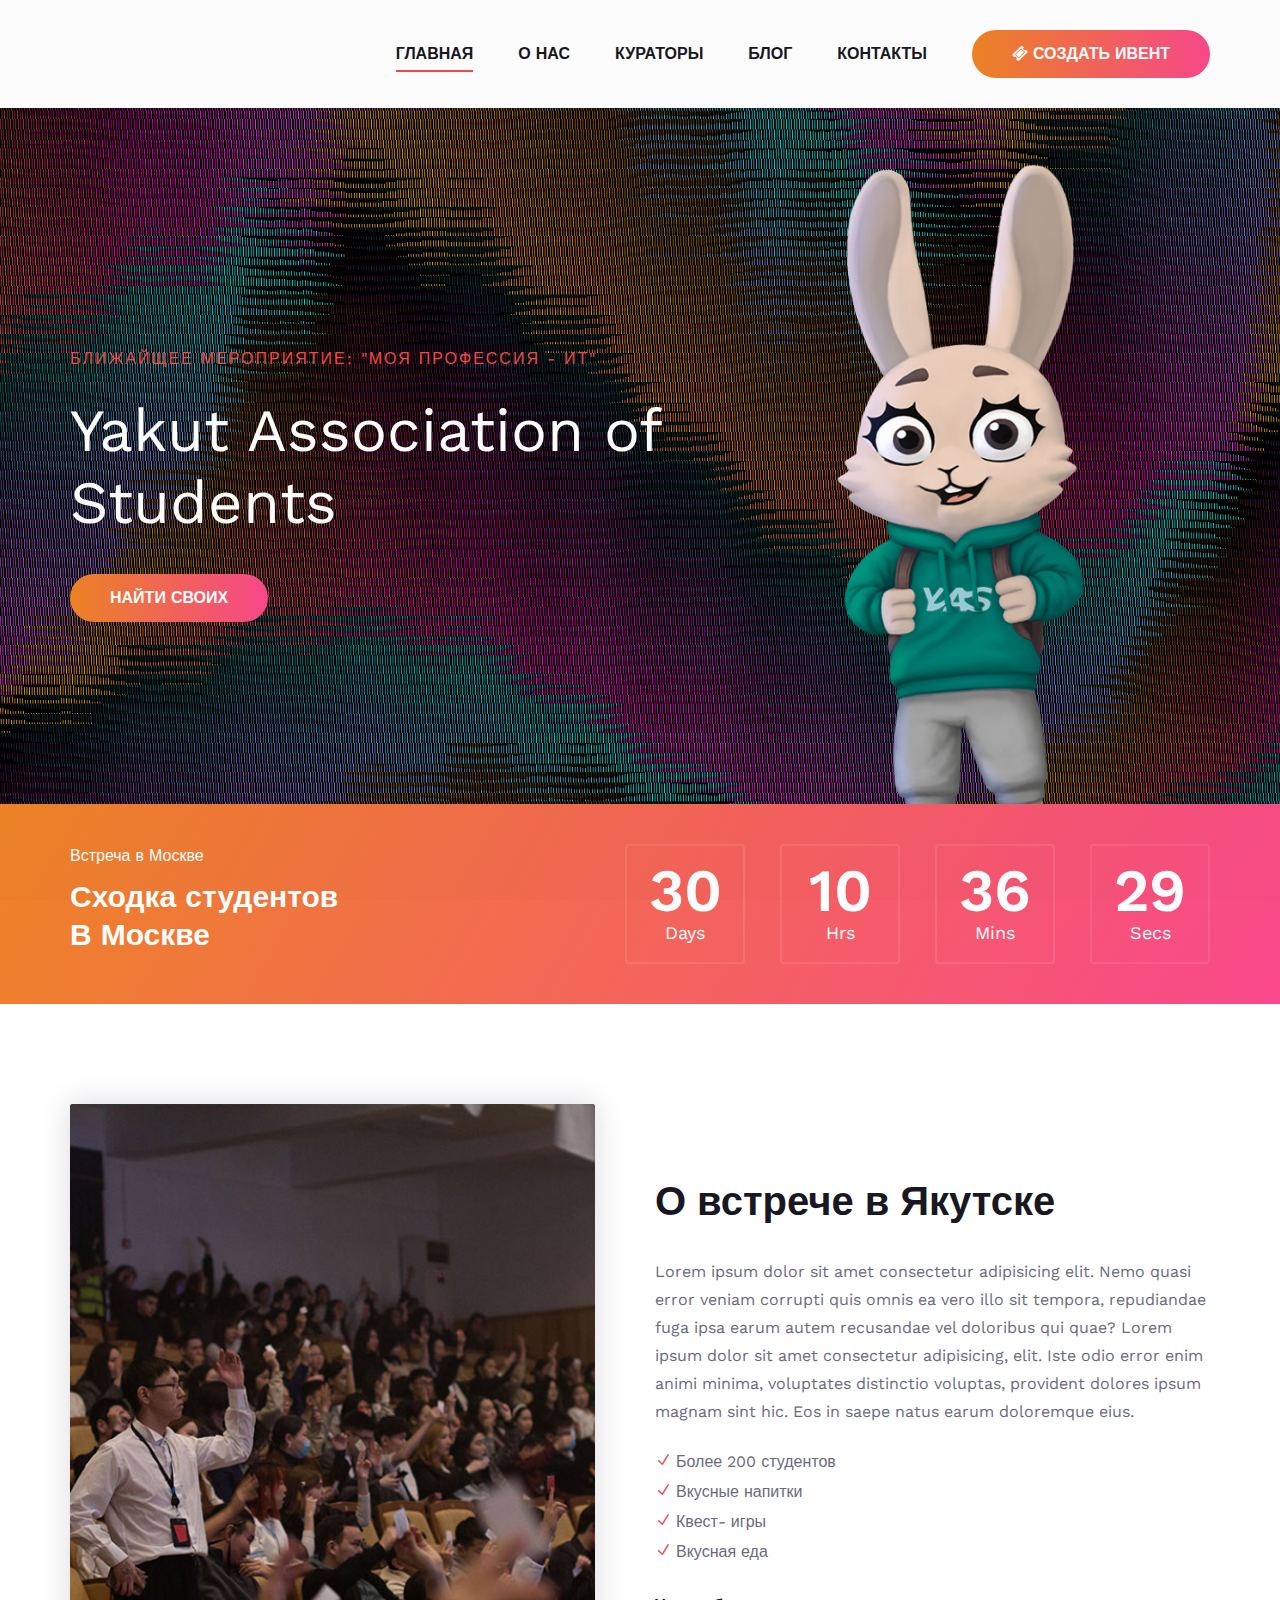
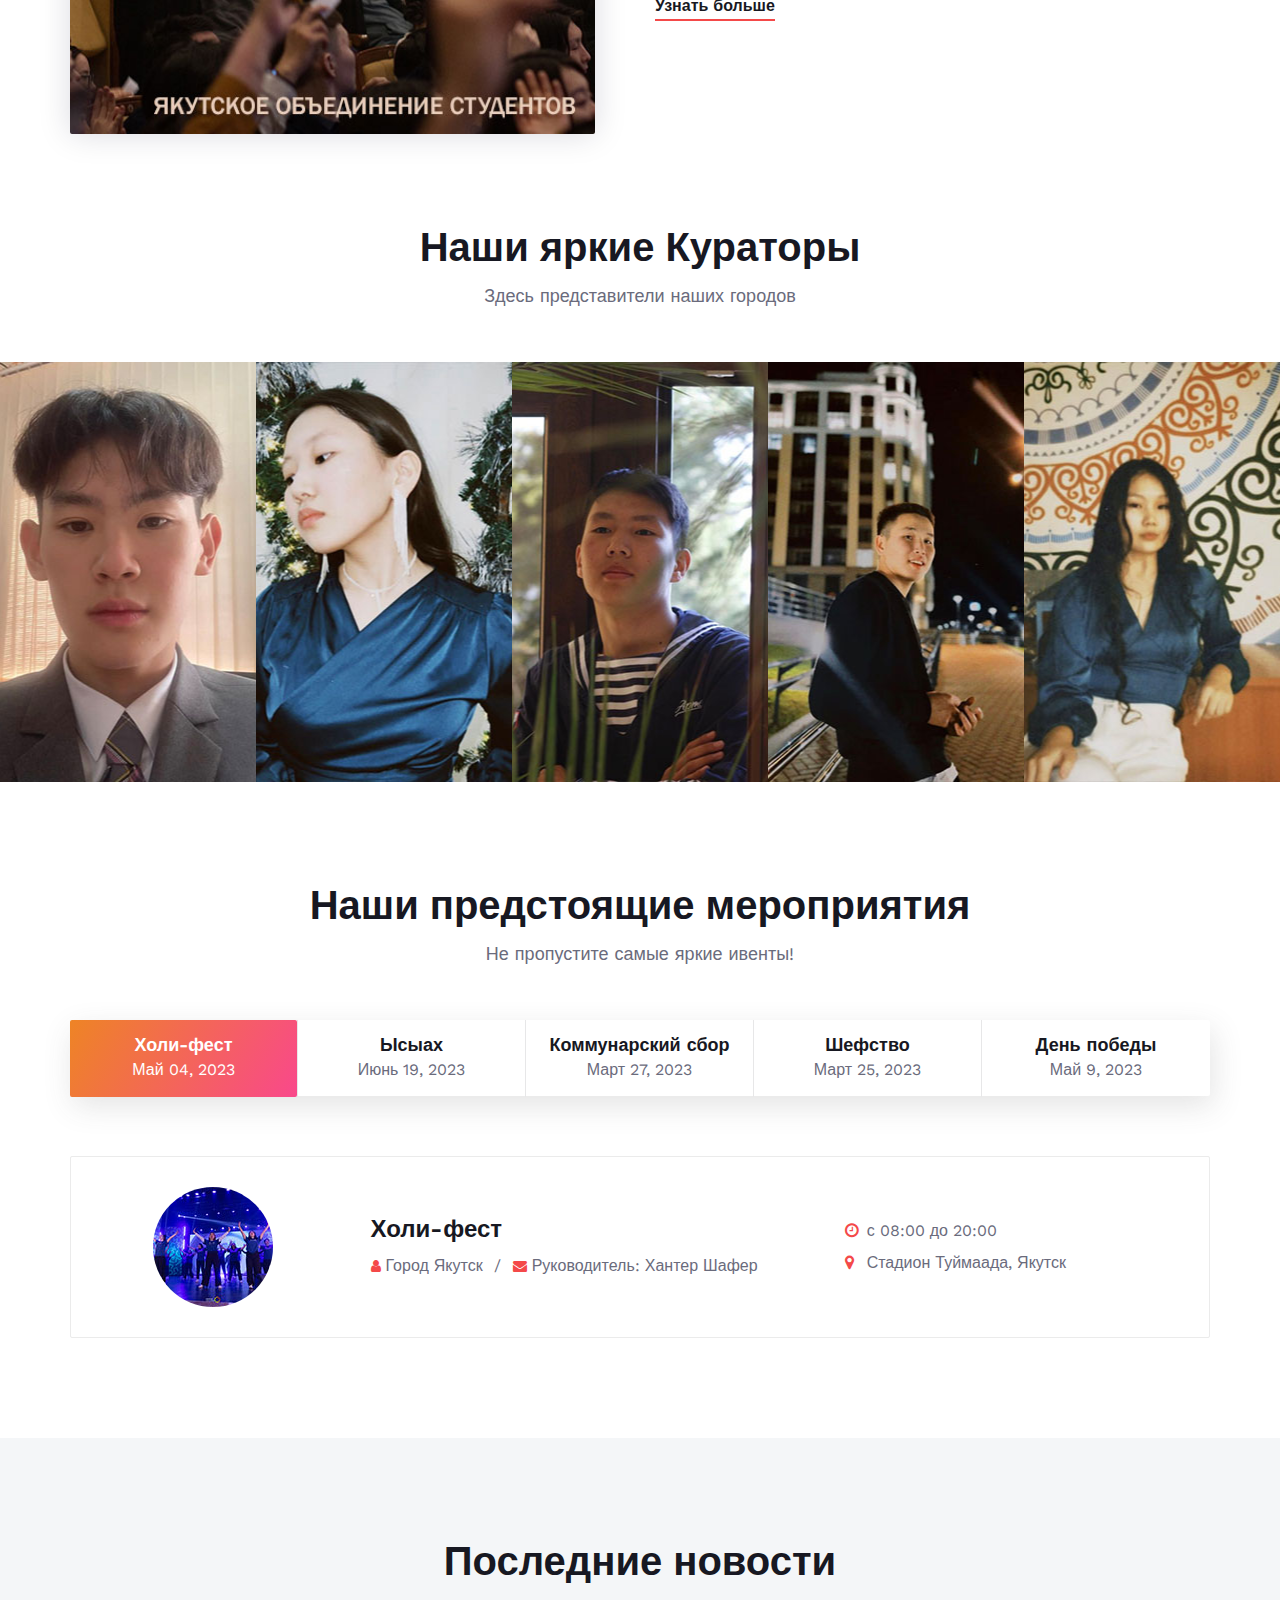
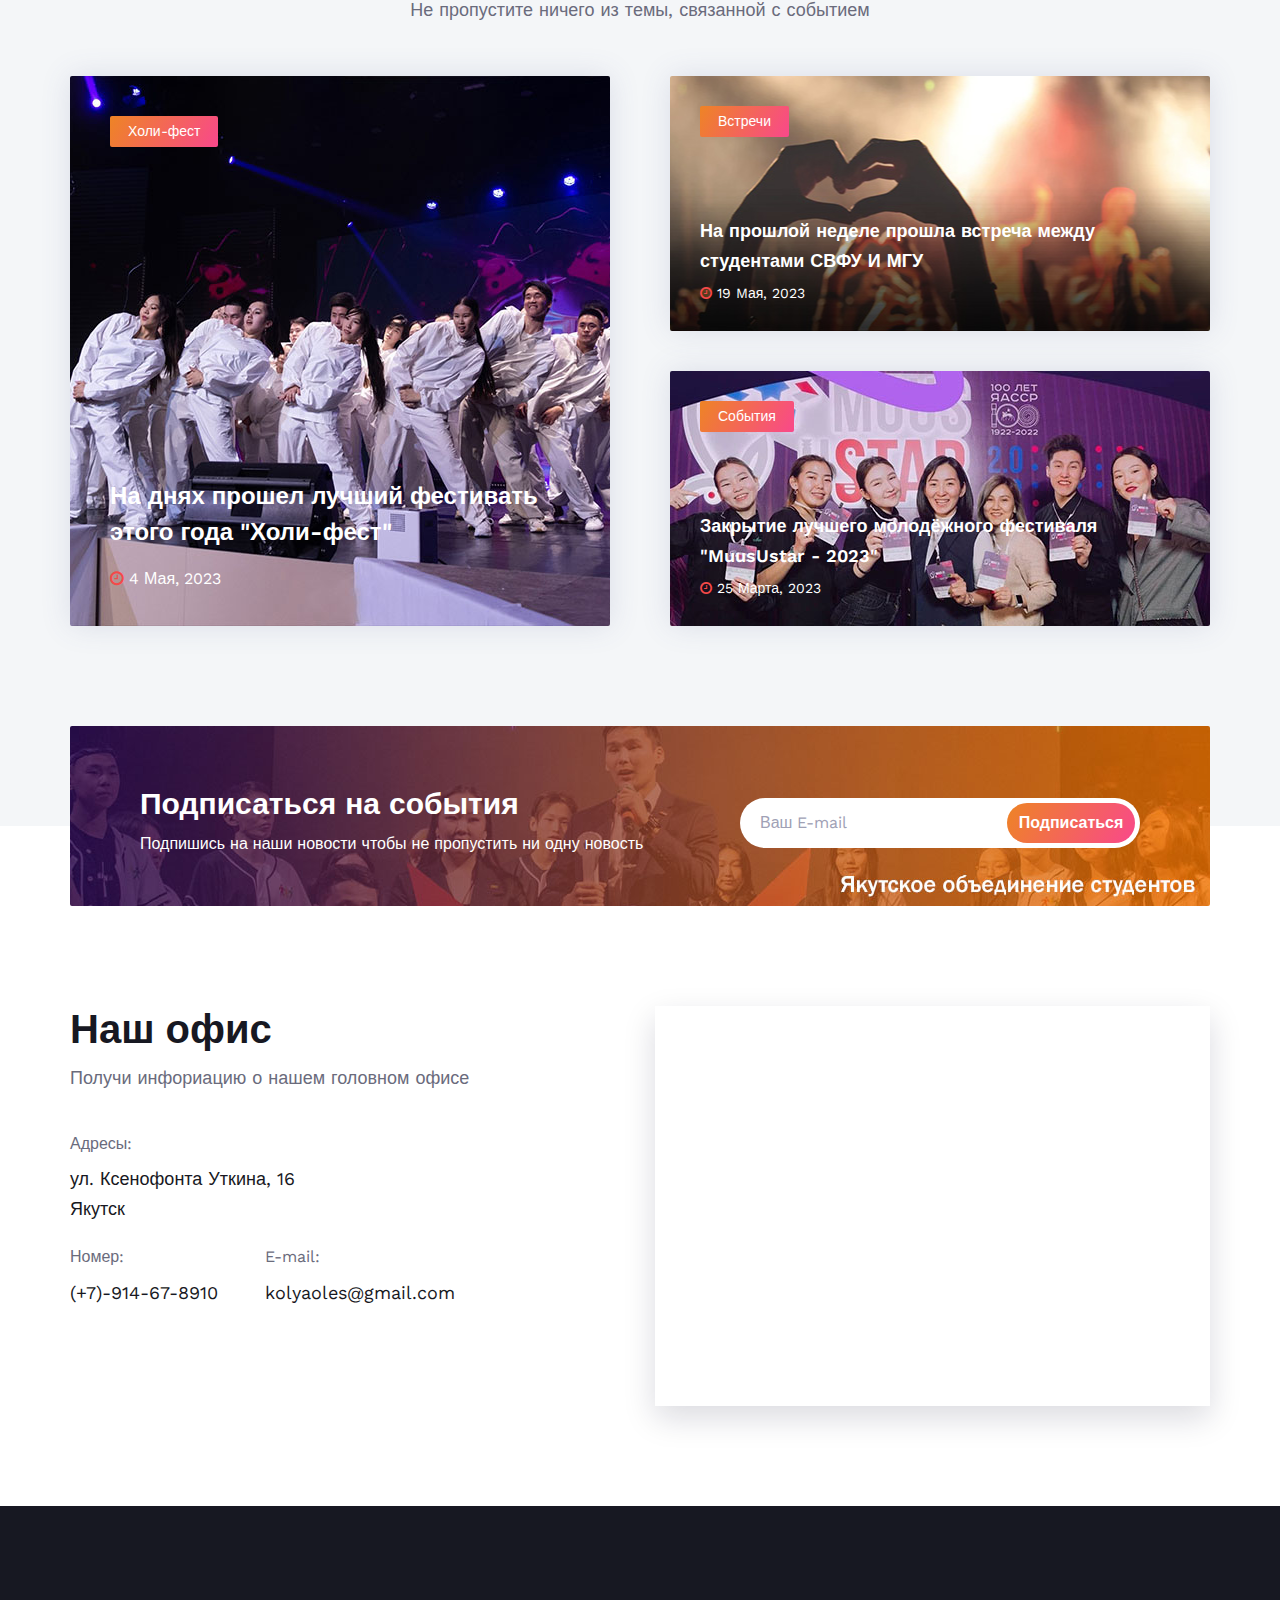
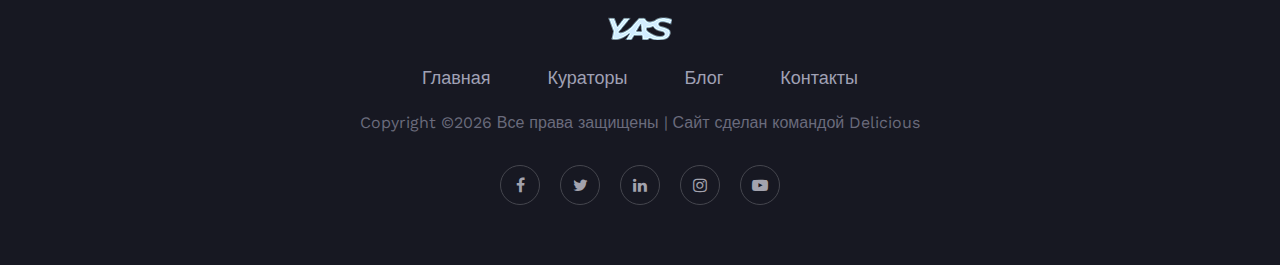
<file: index.html>
<!DOCTYPE html>
<html lang="zxx">

<head>
    <meta charset="UTF-8">
    <meta name="description" content="Manup Template">
    <meta name="keywords" content="Manup, unica, creative, html">
    <meta name="viewport" content="width=device-width, initial-scale=1.0">
    <meta http-equiv="X-UA-Compatible" content="ie=edge">
    <title>Якутское объединение студентов</title>

    <!-- Google Font -->
    <link href="https://fonts.googleapis.com/css?family=Work+Sans:400,500,600,700,800,900&display=swap"
        rel="stylesheet">
    <link href="https://fonts.googleapis.com/css?family=Poppins:400,500,600,700&display=swap" rel="stylesheet">


    <!-- Css Styles -->
    <link rel="stylesheet" href="css/bootstrap.min.css" type="text/css">
    <link rel="stylesheet" href="css/font-awesome.min.css" type="text/css">
    <link rel="stylesheet" href="css/elegant-icons.css" type="text/css">
    <link rel="stylesheet" href="css/owl.carousel.min.css" type="text/css">
    <link rel="stylesheet" href="css/magnific-popup.css" type="text/css">
    <link rel="stylesheet" href="css/slicknav.min.css" type="text/css">
    <link rel="stylesheet" href="css/style.css" type="text/css">
    <link rel="icon" href="img/favicon.ico" type="image/x-icon">
</head>

<body>

    <div id="preloder">
        <div class="loader"></div>
    </div>

    <header class="header-section">
        <div class="container">	
            <div class="nav-menu">
                <nav class="mainmenu mobile-menu">
                    <ul>
                        <li class="active"><a href="./index.html">Главная</a></li>
                        <li><a href="./about-us.html">О нас</a></li>
                        <li><a href="./speaker.html">Кураторы</a></li>
                        <li><a href="./blog.html">Блог</a></li>
                        <li><a href="./contact.html">Контакты</a></li>
                    </ul>
                </nav>
                <a href="contact.html" class="primary-btn top-btn"><i class="fa fa-ticket"></i> СОЗДАТЬ ИВЕНТ</a>
            </div>
            <div id="mobile-menu-wrap"></div>
        </div>
    </header>
    <!-- Header End -->

    <!-- Hero Section Begin -->
    <section class="hero-section set-bg" data-setbg="img/smash.gif">
        <div class="container">
            <div class="row">
                <div class="col-lg-7">
                    <div class="hero-text">
                        <span>ближайщее мероприятие: "Моя профессия - ИТ"</span>
                        <h2>Yakut Association of Students</h2>
                        <a href="find-friends.html" class="primary-btn">НАЙТИ СВОИХ</a>
                    </div>
                </div>
                <div class="col-lg-5">
                    <img src="img/hero-right.png" alt="">
                </div>
            </div>
        </div>
    </section>
    <!-- Hero Section End -->

    <!-- Counter Section Begin -->
    <section class="counter-section bg-gradient">
        <div class="container">
            <div class="row">
                <div class="col-lg-4">
                    <div class="counter-text">
                        <span>Встреча в Москве</span>
                        <h3>Сходка студентов <br />В Москве</h3>
                    </div>
                </div>
                <div class="col-lg-8">
                    <div class="cd-timer" id="countdown">
                        <div class="cd-item">
                            <span>40</span>
                            <p>Дней</p>
                        </div>
                        <div class="cd-item">
                            <span>18</span>
                            <p>Часов</p>
                        </div>
                        <div class="cd-item">
                            <span>46</span>
                            <p>Минут</p>
                        </div>
                        <div class="cd-item">
                            <span>32</span>
                            <p>Секунд</p>
                        </div>
                    </div>
                </div>
            </div>
        </div>
    </section>
    <!-- Counter Section End -->

    <!-- Home About Section Begin -->
    <section class="home-about-section spad">
        <div class="container">
            <div class="row">
                <div class="col-lg-6">
                    <div class="ha-pic">
                        <img src="img/h-about.jpg" alt="">
                    </div>
                </div>
                <div class="col-lg-6">
                    <div class="ha-text">
                        <h2>О встрече в Якутске</h2>
                        <p>Lorem ipsum dolor sit amet consectetur adipisicing elit. Nemo quasi error veniam corrupti quis omnis ea vero illo sit tempora, repudiandae fuga ipsa earum autem recusandae vel doloribus qui quae? Lorem ipsum dolor sit amet consectetur adipisicing, elit. Iste odio error enim animi minima, voluptates distinctio voluptas, provident dolores ipsum magnam sint hic. Eos in saepe natus earum doloremque eius.</p>
                        <ul>
                            <li><span class="icon_check"></span> Более 200 студентов</li>
                            <li><span class="icon_check"></span> Вкусные напитки</li>
                            <li><span class="icon_check"></span> Квест- игры</li>
                            <li><span class="icon_check"></span> Вкусная еда</li>
                        </ul>
                        <a href="contact.html" class="ha-btn">Узнать больше</a>
                    </div>
                </div>
            </div>
        </div>
    </section>
    <!-- Home About Section End -->

    <!-- Team Member Section Begin -->
    <section class="team-member-section">
        <div class="container">
            <div class="row">
                <div class="col-lg-12">
                    <div class="section-title">
                        <h2>Наши яркие Кураторы</h2>
                        <p>Здесь представители наших городов</p>
                    </div>
                </div>
            </div>
        </div>
        <div class="member-item set-bg" data-setbg="img/team-member/member-1.jpg">
            <div class="mi-social">
                <div class="mi-social-inner bg-gradient">
                    <a href="#"><i class="fa fa-facebook"></i></a>
                    <a href="#"><i class="fa fa-instagram"></i></a>
                    <a href="#"><i class="fa fa-twitter"></i></a>
                    <a href="#"><i class="fa fa-linkedin"></i></a>
                </div>
            </div>
            <div class="mi-text">
                <h5>Николай Олесов</h5>
                <span>Основатель</span>
            </div>
        </div>
        <div class="member-item set-bg" data-setbg="img/team-member/member-2.jpg">
            <div class="mi-social">
                <div class="mi-social-inner bg-gradient">
                    <a href="#"><i class="fa fa-facebook"></i></a>
                    <a href="#"><i class="fa fa-instagram"></i></a>
                    <a href="#"><i class="fa fa-twitter"></i></a>
                    <a href="#"><i class="fa fa-linkedin"></i></a>
                </div>
            </div>
            <div class="mi-text">
                <h5>Дарина Петухова</h5>
                <span>Помощник куратора</span>
            </div>
        </div>
        <div class="member-item set-bg" data-setbg="img/team-member/member-3.jpg">
            <div class="mi-social">
                <div class="mi-social-inner bg-gradient">
                    <a href="#"><i class="fa fa-facebook"></i></a>
                    <a href="#"><i class="fa fa-instagram"></i></a>
                    <a href="#"><i class="fa fa-twitter"></i></a>
                    <a href="#"><i class="fa fa-linkedin"></i></a>
                </div>
            </div>
            <div class="mi-text">
                <h5>Максим Кычкин</h5>
                <span>Куратор г. Москва</span>
            </div>
        </div>
        <div class="member-item set-bg" data-setbg="img/team-member/member-4.jpg">
            <div class="mi-social">
                <div class="mi-social-inner bg-gradient">
                    <a href="#"><i class="fa fa-facebook"></i></a>
                    <a href="#"><i class="fa fa-instagram"></i></a>
                    <a href="#"><i class="fa fa-twitter"></i></a>
                    <a href="#"><i class="fa fa-linkedin"></i></a>
                </div>
            </div>
            <div class="mi-text">
                <h5>Семён Петухов</h5>
                <span>Куратор Республики Саха</span>
            </div>
        </div>
        <div class="member-item set-bg" data-setbg="img/team-member/member-5.jpg">
            <div class="mi-social">
                <div class="mi-social-inner bg-gradient">
                    <a href="#"><i class="fa fa-facebook"></i></a>
                    <a href="#"><i class="fa fa-instagram"></i></a>
                    <a href="#"><i class="fa fa-twitter"></i></a>
                    <a href="#"><i class="fa fa-linkedin"></i></a>
                </div>
            </div>
            <div class="mi-text">
                <h5>Айгыына Бурнашёва</h5>
                <span>Куратор г. Новосибирск</span>
            </div>
        </div>
    </section>
    <!-- Team Member Section End -->

    <!-- Schedule Section Begin -->
    <section class="schedule-section spad">
        <div class="container">
            <div class="row">
                <div class="col-lg-12">
                    <div class="section-title">
                        <h2>Наши предстоящие мероприятия</h2>
                        <p>Не пропустите самые яркие ивенты!</p>
                    </div>
                </div>
            </div>
            <div class="row">
                <div class="col-lg-12">
                    <div class="schedule-tab">
                        <ul class="nav nav-tabs" role="tablist">
                            <li class="nav-item">
                                <a class="nav-link active" data-toggle="tab" href="#tabs-1" role="tab">
                                    <h5>Холи-фест</h5>
                                    <p>Май 04, 2023</p>
                                </a>
                            </li>
                            <li class="nav-item">
                                <a class="nav-link" data-toggle="tab" href="#tabs-2" role="tab">
                                    <h5>Ысыах</h5>
                                    <p>Июнь 19, 2023</p>
                                </a>
                            </li>
                            <li class="nav-item">
                                <a class="nav-link" data-toggle="tab" href="#tabs-3" role="tab">
                                    <h5>Коммунарский сбор</h5>
                                    <p>Март 27, 2023</p>
                                </a>
                            </li>
                            <li class="nav-item">
                                <a class="nav-link" data-toggle="tab" href="#tabs-4" role="tab">
                                    <h5>Шефство</h5>
                                    <p>Март 25, 2023</p>
                                </a>
                            </li>
                            <li class="nav-item">
                                <a class="nav-link" data-toggle="tab" href="#tabs-5" role="tab">
                                    <h5>День победы</h5>
                                    <p>Май 9, 2023</p>
                                </a>
                            </li>
                        </ul><!-- Tab panes -->
                        <div class="tab-content">
                            <div class="tab-pane active" id="tabs-1" role="tabpanel">
                                <div class="st-content">
                                    <div class="container">
                                        <div class="row">
                                            <div class="col-lg-3">
                                                <div class="sc-pic">
                                                    <img src="img/schedule/schedule-1.jpg" alt="">
                                                </div>
                                            </div>
                                            <div class="col-lg-5">
                                                <div class="sc-text">
                                                    <h4>Холи-фест</h4>
                                                    <ul>
                                                        <li><i class="fa fa-user"></i> Город Якутск</li>
                                                        <li><i class="fa fa-envelope"></i> Руководитель: Хантер Шафер
                                                        </li>
                                                    </ul>	
                                                </div>
                                            </div>
                                            <div class="col-lg-4">
                                                <ul class="sc-widget">
                                                    <li><i class="fa fa-clock-o"></i> с 08:00 до 20:00</li>
                                                    <li><i class="fa fa-map-marker"></i> Стадион Туймаада, Якутск
                                                    </li>
                                                </ul>
                                            </div>
                                        </div>
                                    </div>
                                </div>
                            </div>
                        </div>
                    </div>
                </div>
            </div>
        </div>
    </section>
    <!-- Schedule Section End -->

    <!-- Pricing Section Begin -->
    <!-- Pricing Section End -->

    <!-- latest BLog Section Begin -->
    <section class="latest-blog spad">
        <div class="container">
            <div class="row">
                <div class="col-lg-12">
                    <div class="section-title">
                        <h2>Последние новости</h2>
                        <p>Не пропустите ничего из темы, связанной с событием</p>
                    </div>
                </div>
            </div>
            <div class="row">
                <div class="col-lg-6">
                    <div class="latest-item set-bg large-item" data-setbg="img/blog/latest-b/latest-1.jpg">
                        <div class="li-tag">Холи-фест</div>
                        <div class="li-text">
                            <h4><a href="./blog.html">На днях прошел лучший фестивать этого года "Холи-фест"</a></h4>
                            <span><i class="fa fa-clock-o"></i> 4 Мая, 2023</span>
                        </div>
                    </div>
                </div>
                <div class="col-lg-6">
                    <div class="latest-item set-bg" data-setbg="img/blog/latest-b/latest-2.jpg">
                        <div class="li-tag">Встречи</div>
                        <div class="li-text">
                            <h5><a href="./blog.html">На прошлой неделе прошла встреча между студентами СВФУ И МГУ</a></h5>
                            <span><i class="fa fa-clock-o"></i> 19 Mая, 2023</span>
                        </div>
                    </div>
                    <div class="latest-item set-bg" data-setbg="img/blog/latest-b/latest-3.jpg">
                        <div class="li-tag">События</div>
                        <div class="li-text">
                            <h5><a href="./blog.html">Закрытие лучшего молодёжного фестиваля "MuusUstar - 2023"</a></h5>
                            <span><i class="fa fa-clock-o"></i> 25 Марта, 2023</span>
                        </div>
                    </div>
                </div>
            </div>
        </div>
    </section>
    <!-- latest BLog Section End -->

    <!-- Newslatter Section Begin -->
    <section class="newslatter-section">
        <div class="container">
            <div class="newslatter-inner set-bg" data-setbg="img/newslatter-bg.jpg">
                <div class="ni-text">
                    <h3>Подписаться на события</h3>
                    <p>Подпишись на наши новости чтобы не пропустить ни одну новость</p>
                </div>
                <form action="#" class="ni-form">
                    <input type="text" placeholder="Ваш E-mail">
                    <button type="submit">Подписаться</button>
                </form>
            </div>
        </div>
    </section>
    <!-- Newslatter Section End -->

    <!-- Contact Section Begin -->
    <section class="contact-section spad">
        <div class="container">
            <div class="row">
                <div class="col-lg-6">
                    <div class="section-title">
                        <h2>Наш офис</h2>
                        <p>Получи инфориацию о нашем головном офисе</p>
                    </div>
                    <div class="cs-text">
                        <div class="ct-address">
                            <span>Адресы:</span>
                            <p>ул. Ксенофонта Уткина, 16 <br />Якутск</p>
                        </div>
                        <ul>
                            <li>
                                <span>Номер:</span>
                                (+7)-914-67-8910
                            </li>
                            <li>
                                <span>E-mail:</span>
                                kolyaoles@gmail.com
                            </li>
                        </ul>
                    </div>
                </div>
                <div class="col-lg-6">
                    <div class="cs-map">
						<iframe src="https://www.google.com/maps/embed?pb=!1m14!1m12!1m3!1d1799.1238767467755!2d129.70094995454542!3d62.005927976187664!2m3!1f0!2f0!3f0!3m2!1i1024!2i768!4f13.1!5e1!3m2!1sru!2sru!4v1679465898189!5m2!1sru!2sru" width="600" height="450" style="border:0;" allowfullscreen="" loading="lazy" referrerpolicy="no-referrer-when-downgrade">	
						</iframe>
                    </div>
                </div>
            </div>
        </div>
    </section>
    <!-- Contact Section End -->

    <!-- Footer Section Begin -->
    <footer class="footer-section">
        <div class="container">
            <div class="row">
                <div class="col-lg-12">
                    <div class="footer-text">
                        <div class="ft-logo">
                            <a href="#" class="footer-logo"><img src="img/footer-logo.png" alt=""></a>
                        </div>
                        <ul>
                            <li><a href="#">Главная</a></li>
                            <li><a href="#">Кураторы</a></li>
                            <li><a href="#">Блог</a></li>
                            <li><a href="#">Контакты</a></li>
                        </ul>
                        <div class="copyright-text"><p>
  Copyright &copy;<script>document.write(new Date().getFullYear());</script> Все права защищены | Сайт сделан командой Delicious</a></p></div>
                        <div class="ft-social">
                            <a href="#"><i class="fa fa-facebook"></i></a>
                            <a href="#"><i class="fa fa-twitter"></i></a>
                            <a href="#"><i class="fa fa-linkedin"></i></a>
                            <a href="#"><i class="fa fa-instagram"></i></a>
                            <a href="#"><i class="fa fa-youtube-play"></i></a>
                        </div>
                    </div>
                </div>
            </div>
        </div>
        </footer>
    <!-- Footer Section End -->

    <!-- Js Plugins -->
    <script src="js/jquery-3.3.1.min.js"></script>
    <script src="js/bootstrap.min.js"></script>
    <script src="js/jquery.magnific-popup.min.js"></script>
    <script src="js/jquery.countdown.min.js"></script>
    <script src="js/jquery.slicknav.js"></script>
    <script src="js/owl.carousel.min.js"></script>
    <script src="js/main.js"></script>
</body>

</html>
</file>
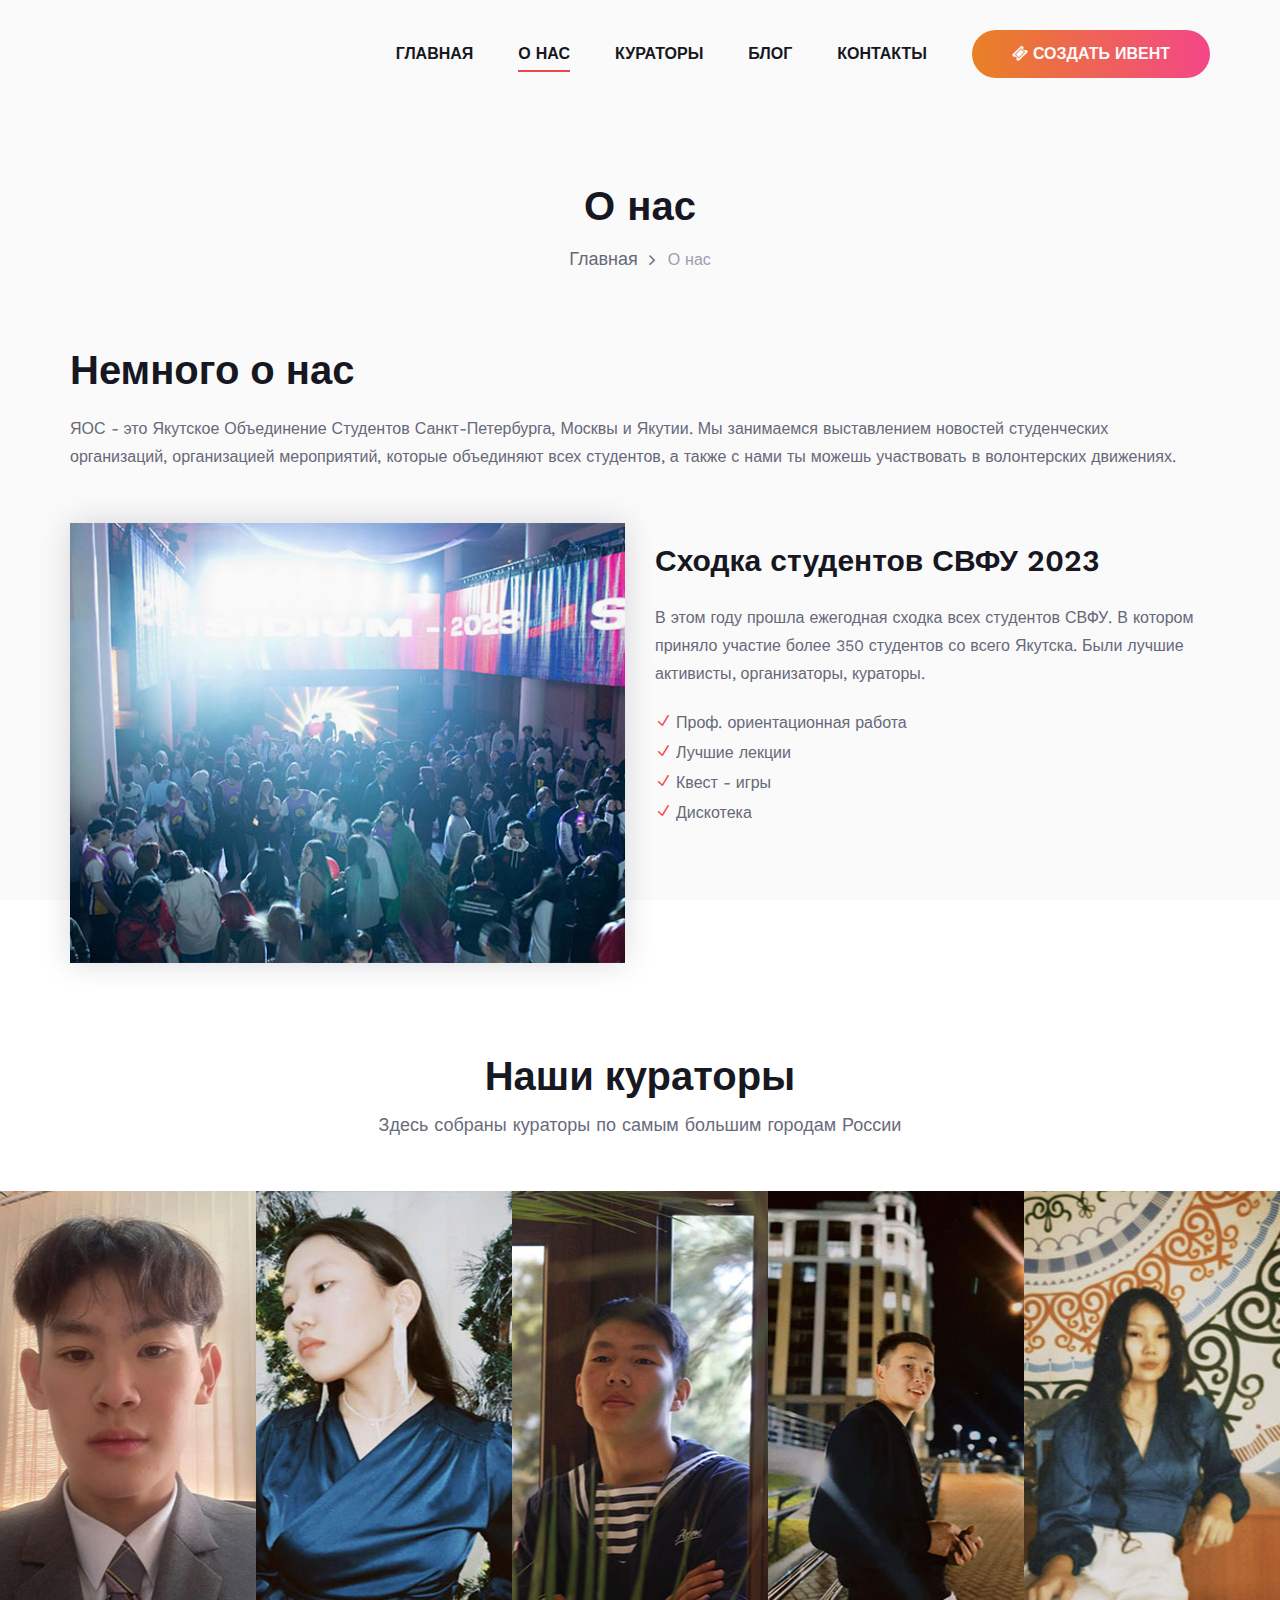
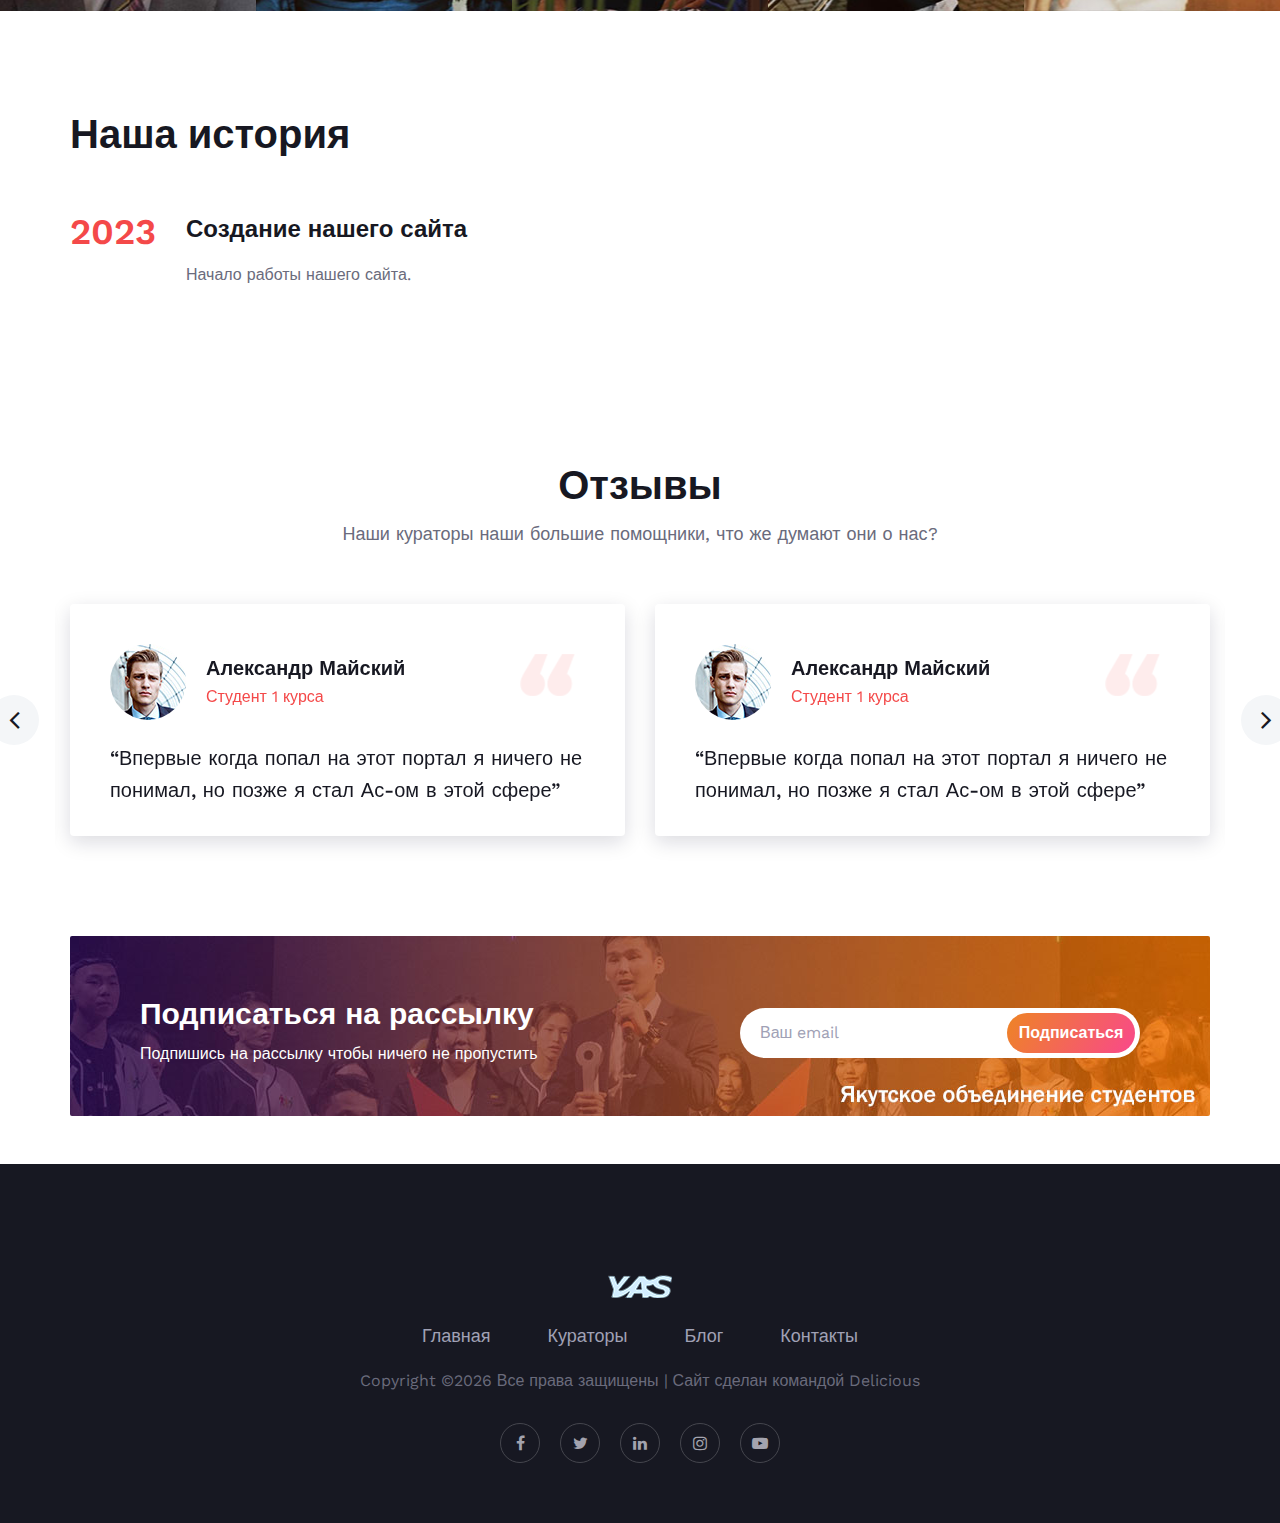
<file: about-us.html>
<!DOCTYPE html>
<html lang="zxx">

<head>
    <meta charset="UTF-8">
    <meta name="description" content="Manup Template">
    <meta name="keywords" content="Manup, unica, creative, html">
    <meta name="viewport" content="width=device-width, initial-scale=1.0">
    <meta http-equiv="X-UA-Compatible" content="ie=edge">
    <title>О нас</title>

    <!-- Google Font -->
    <link href="https://fonts.googleapis.com/css?family=Work+Sans:400,500,600,700,800,900&display=swap" rel="stylesheet">
    <link href="https://fonts.googleapis.com/css?family=Poppins:400,500,600,700&display=swap" rel="stylesheet">


    <!-- Css Styles -->
    <link rel="stylesheet" href="css/bootstrap.min.css" type="text/css">
    <link rel="stylesheet" href="css/font-awesome.min.css" type="text/css">
    <link rel="stylesheet" href="css/elegant-icons.css" type="text/css">
    <link rel="stylesheet" href="css/owl.carousel.min.css" type="text/css">
    <link rel="stylesheet" href="css/magnific-popup.css" type="text/css">
    <link rel="stylesheet" href="css/slicknav.min.css" type="text/css">
    <link rel="stylesheet" href="css/style.css" type="text/css">
    <link rel="icon" href="img/favicon.ico" type="image/x-icon">
</head>

<body>
    <!-- Page Preloder -->
    <div id="preloder">
        <div class="loader"></div>
    </div>

    <!-- Header Section Begin -->
        <header class="header-section">
        <div class="container"> 
            <div class="nav-menu">
                <nav class="mainmenu mobile-menu">
                    <ul>
                        <li><a href="./index.html">Главная</a></li>
                        <li class="active"><a href="./about-us.html">О нас</a></li>
                        <li><a href="./speaker.html">Кураторы</a></li>
                        <li><a href="./blog.html">Блог</a></li>
                        <li><a href="./contact.html">Контакты</a></li>
                    </ul>
                </nav>
                <a href="contact.html" class="primary-btn top-btn"><i class="fa fa-ticket"></i> СОЗДАТЬ ИВЕНТ</a>
            </div>
            <div id="mobile-menu-wrap"></div>
        </div>
    </header>
    <!-- Header End -->

    <!-- Breadcrumb Section Begin -->
    <section class="breadcrumb-section">
        <div class="container">
            <div class="row">
                <div class="col-lg-12">
                    <div class="breadcrumb-text">
                        <h2>О нас</h2>
                        <div class="bt-option">
                            <a href="#">Главная</a>
                            <span>О нас</span>
                        </div>
                    </div>
                </div>
            </div>
        </div>
    </section>
    <!-- Breadcrumb Section End -->

    <!-- About Section Begin -->
    <section class="about-section spad">
        <div class="container">
            <div class="row">
                <div class="col-lg-12">
                    <div class="section-title">
                        <h2>Немного о нас</h2>
                        <p class="f-para">ЯОС - это Якутское Объединение Студентов Санкт-Петербурга, Москвы и Якутии. Мы занимаемся выставлением новостей студенческих организаций, организацией мероприятий, которые объединяют всех студентов, а также с нами ты можешь участвовать в волонтерских движениях. </p>
                    </div>
                </div>
            </div>
            <div class="row">
                <div class="col-lg-6">
                    <div class="about-pic">
                        <img src="img/about-us.jpg" alt="">
                    </div>
                </div>
                <div class="col-lg-6">
                    <div class="about-text">
                        <h3>Сходка студентов СВФУ 2023</h3>
                        <p>В этом году прошла ежегодная сходка всех студентов СВФУ. В котором приняло участие более 350 студентов со всего Якутска. Были
                        лучшие активисты, организаторы, кураторы. </p>
                        <ul>
                            <li><span class="icon_check"></span> Проф. ориентационная работа</li>
                            <li><span class="icon_check"></span> Лучшие лекции</li>
                            <li><span class="icon_check"></span> Квест - игры</li>
                            <li><span class="icon_check"></span> Дискотека</li>
                        </ul>
                    </div>
                </div>
            </div>
        </div>
    </section>
    <!-- About Section End -->

    <!-- Team Member Section Begin -->
    <section class="team-member-section">
        <div class="container">
            <div class="row">
                <div class="col-lg-12">
                    <div class="section-title">
                        <h2>Наши кураторы</h2>
                        <p>Здесь собраны кураторы по самым большим городам России</p>
                    </div>
                </div>
            </div>
        </div>
        <div class="member-item set-bg" data-setbg="img/team-member/member-1.jpg">
            <div class="mi-social">
                <div class="mi-social-inner bg-gradient">
                    <a href="#"><i class="fa fa-facebook"></i></a>
                    <a href="#"><i class="fa fa-instagram"></i></a>
                    <a href="#"><i class="fa fa-twitter"></i></a>
                    <a href="#"><i class="fa fa-linkedin"></i></a>
                </div>
            </div>
            <div class="mi-text">
                <h5>Александр Майский</h5>
                <span>Студент 1 курса</span>
            </div>
        </div>
        <div class="member-item set-bg" data-setbg="img/team-member/member-2.jpg">
            <div class="mi-social">
                <div class="mi-social-inner bg-gradient">
                    <a href="#"><i class="fa fa-facebook"></i></a>
                    <a href="#"><i class="fa fa-instagram"></i></a>
                    <a href="#"><i class="fa fa-twitter"></i></a>
                    <a href="#"><i class="fa fa-linkedin"></i></a>
                </div>
            </div>
            <div class="mi-text">
                <h5>Александр Майский</h5>
                <span>Студент 1 курса</span>
            </div>
        </div>
        <div class="member-item set-bg" data-setbg="img/team-member/member-3.jpg">
            <div class="mi-social">
                <div class="mi-social-inner bg-gradient">
                    <a href="#"><i class="fa fa-facebook"></i></a>
                    <a href="#"><i class="fa fa-instagram"></i></a>
                    <a href="#"><i class="fa fa-twitter"></i></a>
                    <a href="#"><i class="fa fa-linkedin"></i></a>
                </div>
            </div>
            <div class="mi-text">
                <h5>Александр Майский</h5>
                <span>Студент 1 курса</span>
            </div>
        </div>
        <div class="member-item set-bg" data-setbg="img/team-member/member-4.jpg">
            <div class="mi-social">
                <div class="mi-social-inner bg-gradient">
                    <a href="#"><i class="fa fa-facebook"></i></a>
                    <a href="#"><i class="fa fa-instagram"></i></a>
                    <a href="#"><i class="fa fa-twitter"></i></a>
                    <a href="#"><i class="fa fa-linkedin"></i></a>
                </div>
            </div>
            <div class="mi-text">
                <h5>Александр Майский</h5>
                <span>Студент 1 курса</span>
            </div>
        </div>
        <div class="member-item set-bg" data-setbg="img/team-member/member-5.jpg">
            <div class="mi-social">
                <div class="mi-social-inner bg-gradient">
                    <a href="#"><i class="fa fa-facebook"></i></a>
                    <a href="#"><i class="fa fa-instagram"></i></a>
                    <a href="#"><i class="fa fa-twitter"></i></a>
                    <a href="#"><i class="fa fa-linkedin"></i></a>
                </div>
            </div>
            <div class="mi-text">
                <h5>Александр Майский</h5>
                <span>Студент 1 курса</span>
            </div>
        </div>
    </section>
    <!-- Team Member Section End -->

    <!-- Story Section Begin -->
    <section class="story-section spad">
        <div class="container">
            <div class="row">
                <div class="col-lg-12">
                    <div class="section-title">
                        <h2>Наша история</h2>
                    </div>
                </div>
            </div>
            <div class="row">
                <div class="col-lg-6">
                    <div class="story-left">
                        <div class="story-item">
                            <h2>2023</h2>
                            <div class="si-text">
                                <h4>Создание нашего сайта</h4>
                                <p>Начало работы нашего сайта.</p>
                            </div>
                        </div>
                    </div>
                </div>
            </div>
        </div>
    </section>
    <!-- Story Section End -->

    <!-- Pricing Section Begin -->
    <!-- Pricing Section End -->

    <!-- Testimonial Section Begin -->
    <section class="testimonial-section spad">
        <div class="container">
            <div class="row">
                <div class="col-lg-12">
                    <div class="section-title">
                        <h2>Отзывы</h2>
                        <p>Наши кураторы наши большие помощники, что же думают они о нас?</p>
                    </div>
                </div>
            </div>
            <div class="row">
                <div class="col-lg-12">
                    <div class="row">
                        <div class="testimonial-slider owl-carousel">
                            <div class="col-lg-6">
                                <div class="testimonial-item">
                                    <div class="ti-author">
                                        <div class="quote-pic">
                                            <img src="img/quote.png" alt="">
                                        </div>
                                        <div class="ta-pic">
                                            <img src="img/testimonial/testimonial-1.jpg" alt="">
                                        </div>
                                        <div class="ta-text">
                                            <h5>Александр Майский</h5>
                                            <span>Студент 1 курса</span>
                                        </div>
                                    </div>
                                    <p>“Впервые когда попал на этот портал я ничего не понимал, но позже я стал Ас-ом в этой сфере”</p>
                                </div>
                            </div>
                            <div class="col-lg-6">
                                <div class="testimonial-item">
                                    <div class="ti-author">
                                        <div class="quote-pic">
                                            <img src="img/quote.png" alt="">
                                        </div>
                                        <div class="ta-pic">
                                            <img src="img/testimonial/testimonial-1.jpg" alt="">
                                        </div>
                                        <div class="ta-text">
                                            <h5>Александр Майский</h5>
                                            <span>Студент 1 курса</span>
                                        </div>
                                    </div>
                                    <p>“Впервые когда попал на этот портал я ничего не понимал, но позже я стал Ас-ом в этой сфере”</p>
                                </div>
                            </div>
                            <div class="col-lg-6">
                                <div class="testimonial-item">
                                    <div class="ti-author">
                                        <div class="quote-pic">
                                            <img src="img/quote.png" alt="">
                                        </div>
                                        <div class="ta-pic">
                                            <img src="img/testimonial/testimonial-2.jpg" alt="">
                                        </div>
                                        <div class="ta-text">
                                            <h5>Александр Майский</h5>
                                            <span>Студент 1 курса</span>
                                        </div>
                                    </div>
                                    <p>“Впервые когда попал на этот портал я ничего не понимал, но позже я стал Ас-ом в этой сфере”</p>
                                </div>
                            </div>
                        </div>
                    </div>
                </div>
            </div>
        </div>
    </section>
    <!-- Testimonial Section End -->

    <!-- Newslatter Section Begin -->
    <section class="newslatter-section about-newslatter">
        <div class="container">
            <div class="newslatter-inner set-bg" data-setbg="img/newslatter-bg.jpg">
                <div class="ni-text">
                    <h3>Подписаться на рассылку</h3>
                    <p>Подпишись на рассылку чтобы ничего не пропустить</p>
                </div>
                <form action="#" class="ni-form">
                    <input type="text" placeholder="Ваш email">
                    <button type="submit">Подписаться</button>
                </form>
            </div>
        </div>
    </section>
    <!-- Newslatter Section End -->

    <!-- Contact Section Begin -->
    <br>
    <br>
    <!-- Contact Section End -->

    <!-- Footer Section Begin -->
    <footer class="footer-section">
        <div class="container">
            <div class="row">
                <div class="col-lg-12">
                    <div class="footer-text">
                        <div class="ft-logo">
                            <a href="#" class="footer-logo"><img src="img/footer-logo.png" alt=""></a>
                        </div>
                        <ul>
                            <li><a href="#">Главная</a></li>
                            <li><a href="#">Кураторы</a></li>
                            <li><a href="#">Блог</a></li>
                            <li><a href="#">Контакты</a></li>
                        </ul>
                        <div class="copyright-text"><p>
  Copyright &copy;<script>document.write(new Date().getFullYear());</script> Все права защищены | Сайт сделан командой Delicious</a></p></div>
                        <div class="ft-social">
                            <a href="#"><i class="fa fa-facebook"></i></a>
                            <a href="#"><i class="fa fa-twitter"></i></a>
                            <a href="#"><i class="fa fa-linkedin"></i></a>
                            <a href="#"><i class="fa fa-instagram"></i></a>
                            <a href="#"><i class="fa fa-youtube-play"></i></a>
                        </div>
                    </div>
                </div>
            </div>
        </div>
    </footer>
    <!-- Footer Section End -->

    <!-- Js Plugins -->
    <script src="js/jquery-3.3.1.min.js"></script>
    <script src="js/bootstrap.min.js"></script>
    <script src="js/jquery.magnific-popup.min.js"></script>
    <script src="js/jquery.countdown.min.js"></script>
    <script src="js/jquery.slicknav.js"></script>
    <script src="js/owl.carousel.min.js"></script>
    <script src="js/main.js"></script>
</body>

</html>
</file>
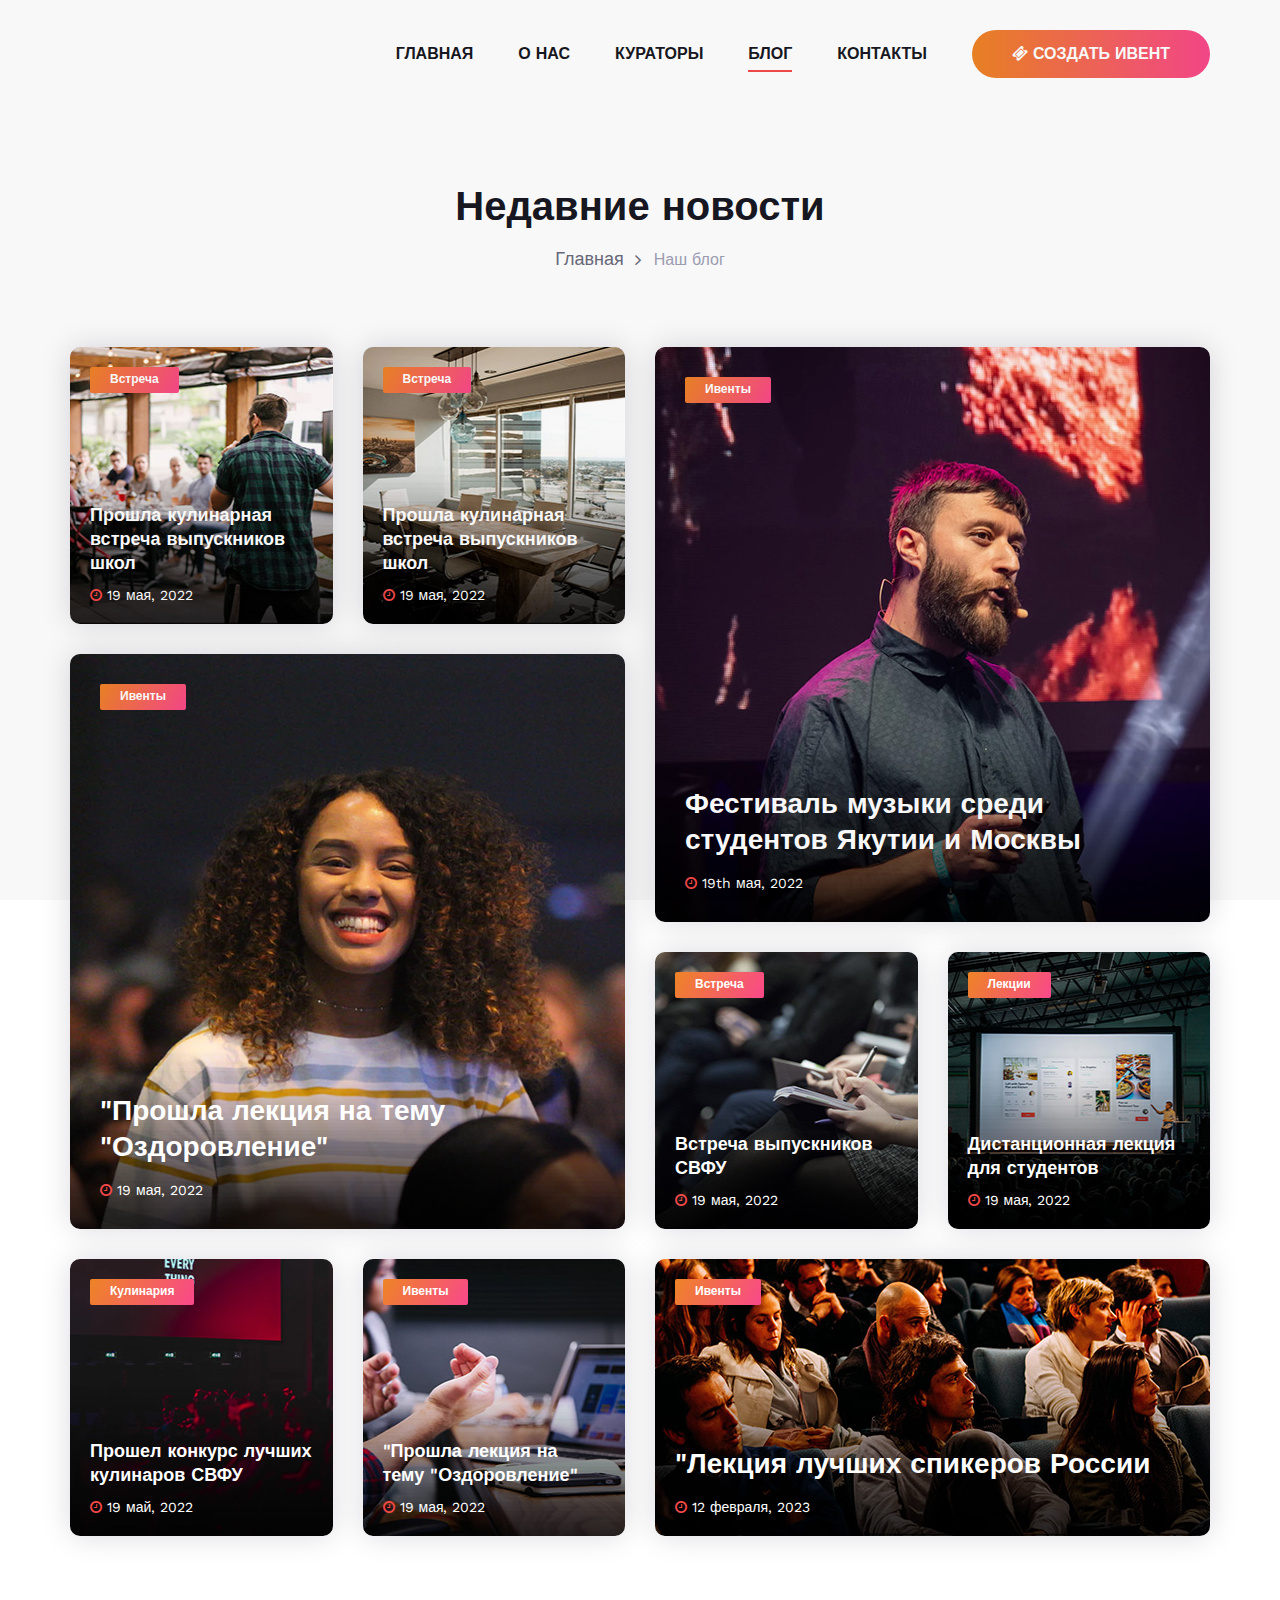
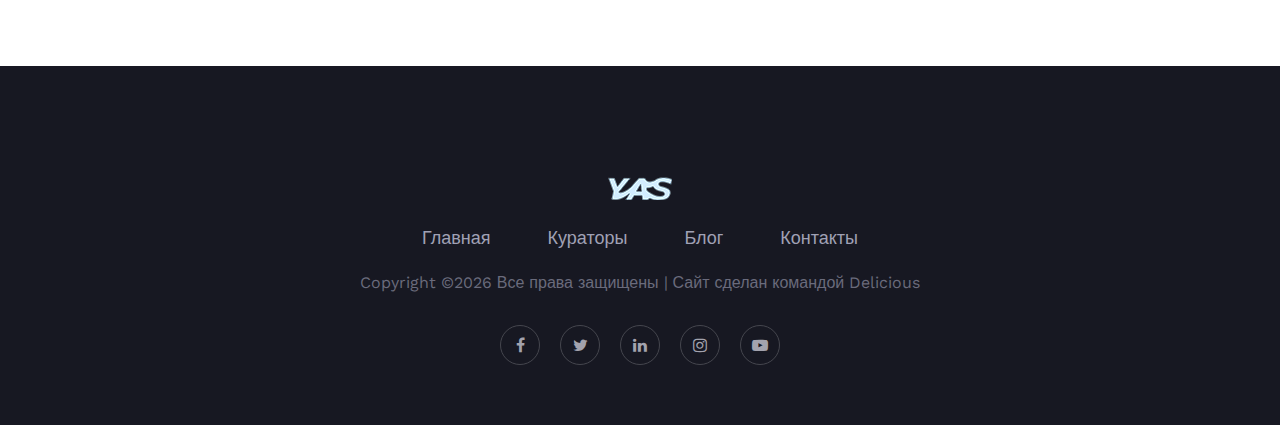
<file: blog.html>
<!DOCTYPE html>
<html lang="zxx">

<head>
    <meta charset="UTF-8">
    <meta name="description" content="Manup Template">
    <meta name="keywords" content="Manup, unica, creative, html">
    <meta name="viewport" content="width=device-width, initial-scale=1.0">
    <meta http-equiv="X-UA-Compatible" content="ie=edge">
    <title>Блог</title>

    <!-- Google Font -->
    <link href="https://fonts.googleapis.com/css?family=Work+Sans:400,500,600,700,800,900&display=swap"
        rel="stylesheet">
    <link href="https://fonts.googleapis.com/css?family=Poppins:400,500,600,700&display=swap" rel="stylesheet">


    <!-- Css Styles -->
    <link rel="stylesheet" href="css/bootstrap.min.css" type="text/css">
    <link rel="stylesheet" href="css/font-awesome.min.css" type="text/css">
    <link rel="stylesheet" href="css/elegant-icons.css" type="text/css">
    <link rel="stylesheet" href="css/owl.carousel.min.css" type="text/css">
    <link rel="stylesheet" href="css/magnific-popup.css" type="text/css">
    <link rel="stylesheet" href="css/slicknav.min.css" type="text/css">
    <link rel="stylesheet" href="css/style.css" type="text/css">
    <link rel="icon" href="img/favicon.ico" type="image/x-icon">
</head>

<body>
    <!-- Page Preloder -->
    <div id="preloder">
        <div class="loader"></div>
    </div>

    <!-- Header Section Begin -->
    <header class="header-section">
        <div class="container"> 
            <div class="nav-menu">
                <nav class="mainmenu mobile-menu">
                    <ul>
                        <li><a href="./index.html">Главная</a></li>
                        <li><a href="./about-us.html">О нас</a></li>
                        <li><a href="./speaker.html">Кураторы</a></li>
                        <li class="active"><a href="./blog.html">Блог</a></li>
                        <li><a href="./contact.html">Контакты</a></li>
                    </ul>
                </nav>
                <a href="contact.html" class="primary-btn top-btn"><i class="fa fa-ticket"></i> СОЗДАТЬ ИВЕНТ</a>
            </div>
            <div id="mobile-menu-wrap"></div>
        </div>
    </header>
    <!-- Header End -->

    <!-- Breadcrumb Section Begin -->
    <section class="breadcrumb-section">
        <div class="container">
            <div class="row">
                <div class="col-lg-12">
                    <div class="breadcrumb-text">
                        <h2>Недавние новости</h2>
                        <div class="bt-option">
                            <a href="#">Главная</a>
                            <span>Наш блог</span>
                        </div>
                    </div>
                </div>
            </div>
        </div>
    </section>
    <!-- Breadcrumb Section End -->

    <!-- Blog Section Begin -->
    <section class="blog-section spad">
        <div class="container">
            <div class="row">
                <div class="col-lg-6">
                    <div class="row">
                        <div class="col-md-6">
                            <div class="blog-item set-bg" data-setbg="img/blog/blog-1.jpg">
                                <div class="bi-tag bg-gradient">Встреча</div>
                                <div class="bi-text">
                                    <h5><a href="./blog-details.html">Прошла кулинарная встреча выпускников школ</a></h5>
                                    <span><i class="fa fa-clock-o"></i> 19 мая, 2022</span>
                                </div>
                            </div>
                        </div>
                        <div class="col-md-6">
                            <div class="blog-item set-bg" data-setbg="img/blog/blog-2.jpg">
                                <div class="bi-tag bg-gradient">Встреча</div>
                                <div class="bi-text">
                                    <h5><a href="./blog-details.html">Прошла кулинарная встреча выпускников школ</a></h5>
                                    <span><i class="fa fa-clock-o"></i> 19 мая, 2022</span>
                                </div>
                            </div>
                        </div>
                    </div>
                    <div class="blog-item set-bg large-item" data-setbg="img/blog/blog-4.jpg">
                        <div class="bi-tag bg-gradient">Ивенты</div>
                        <div class="bi-text">
                            <h3><a href="./blog-details.html">"Прошла лекция на тему "Оздоровление"</a></h3>
                            <span><i class="fa fa-clock-o"></i> 19 мая, 2022</span>
                        </div>
                    </div>
                    <div class="row">
                        <div class="col-md-6">
                            <div class="blog-item set-bg" data-setbg="img/blog/blog-7.jpg">
                                <div class="bi-tag bg-gradient">Кулинария</div>
                                <div class="bi-text">
                                    <h5><a href="./blog-details.html">Прошел конкурс лучших кулинаров СВФУ</a></h5>
                                    <span><i class="fa fa-clock-o"></i> 19 май, 2022</span>
                                </div>
                            </div>
                        </div>
                        <div class="col-md-6">
                            <div class="blog-item set-bg" data-setbg="img/blog/blog-8.jpg">
                                <div class="bi-tag bg-gradient">Ивенты</div>
                                <div class="bi-text">
                                    <h5><a href="./blog-details.html">"Прошла лекция на тему "Оздоровление"</a></h5>
                                    <span><i class="fa fa-clock-o"></i> 19 мая, 2022</span>
                                </div>
                            </div>
                        </div>
                    </div>
                </div>
                <div class="col-lg-6">
                    <div class="blog-item set-bg large-item" data-setbg="img/blog/blog-3.jpg">
                        <div class="bi-tag bg-gradient">Ивенты</div>
                        <div class="bi-text">
                            <h3><a href="./blog-details.html">Фестиваль музыки среди студентов Якутии и Москвы</a></h3>
                            <span><i class="fa fa-clock-o"></i> 19th мая, 2022</span>
                        </div>
                    </div>
                    <div class="row">
                        <div class="col-md-6">
                            <div class="blog-item set-bg" data-setbg="img/blog/blog-5.jpg">
                                <div class="bi-tag bg-gradient">Встреча</div>
                                <div class="bi-text">
                                    <h5><a href="./blog-details.html">Встреча выпускников СВФУ</a></h5>
                                    <span><i class="fa fa-clock-o"></i> 19 мая, 2022</span>
                                </div>
                            </div>
                        </div>
                        <div class="col-md-6">
                            <div class="blog-item set-bg" data-setbg="img/blog/blog-6.jpg">
                                <div class="bi-tag bg-gradient">Лекции</div>
                                <div class="bi-text">
                                    <h5><a href="./blog-details.html">Дистанционная лекция для студентов</a></h5>
                                    <span><i class="fa fa-clock-o"></i> 19 мая, 2022</span>
                                </div>
                            </div>
                        </div>
                    </div>
                    <div class="blog-item set-bg" data-setbg="img/blog/blog-9.jpg">
                        <div class="bi-tag bg-gradient">Ивенты</div>
                        <div class="bi-text">
                            <h3><a href="./blog-details.html">"Лекция лучших спикеров России</a></h3>
                            <span><i class="fa fa-clock-o"></i> 12 февраля, 2023</span>
                        </div>
                    </div>
                </div>
            </div>
        </div>
    </section>
    <!-- Blog Section End -->

    <!-- Footer Section Begin -->
    <footer class="footer-section">
        <div class="container">
            <div class="row">
                <div class="col-lg-12">
                    <div class="footer-text">
                        <div class="ft-logo">
                            <a href="#" class="footer-logo"><img src="img/footer-logo.png" alt=""></a>
                        </div>
                        <ul>
                            <li><a href="#">Главная</a></li>
                            <li><a href="#">Кураторы</a></li>
                            <li><a href="#">Блог</a></li>
                            <li><a href="#">Контакты</a></li>
                        </ul>
                        <div class="copyright-text"><p>
  Copyright &copy;<script>document.write(new Date().getFullYear());</script> Все права защищены | Сайт сделан командой Delicious</a></p></div>
                        <div class="ft-social">
                            <a href="#"><i class="fa fa-facebook"></i></a>
                            <a href="#"><i class="fa fa-twitter"></i></a>
                            <a href="#"><i class="fa fa-linkedin"></i></a>
                            <a href="#"><i class="fa fa-instagram"></i></a>
                            <a href="#"><i class="fa fa-youtube-play"></i></a>
                        </div>
                    </div>
                </div>
            </div>
        </div>
        </footer>
    <!-- Footer Section End -->

    <!-- Js Plugins -->
    <script src="js/jquery-3.3.1.min.js"></script>
    <script src="js/bootstrap.min.js"></script>
    <script src="js/jquery.magnific-popup.min.js"></script>
    <script src="js/jquery.countdown.min.js"></script>
    <script src="js/jquery.slicknav.js"></script>
    <script src="js/owl.carousel.min.js"></script>
    <script src="js/main.js"></script>
</body>

</html>
</file>
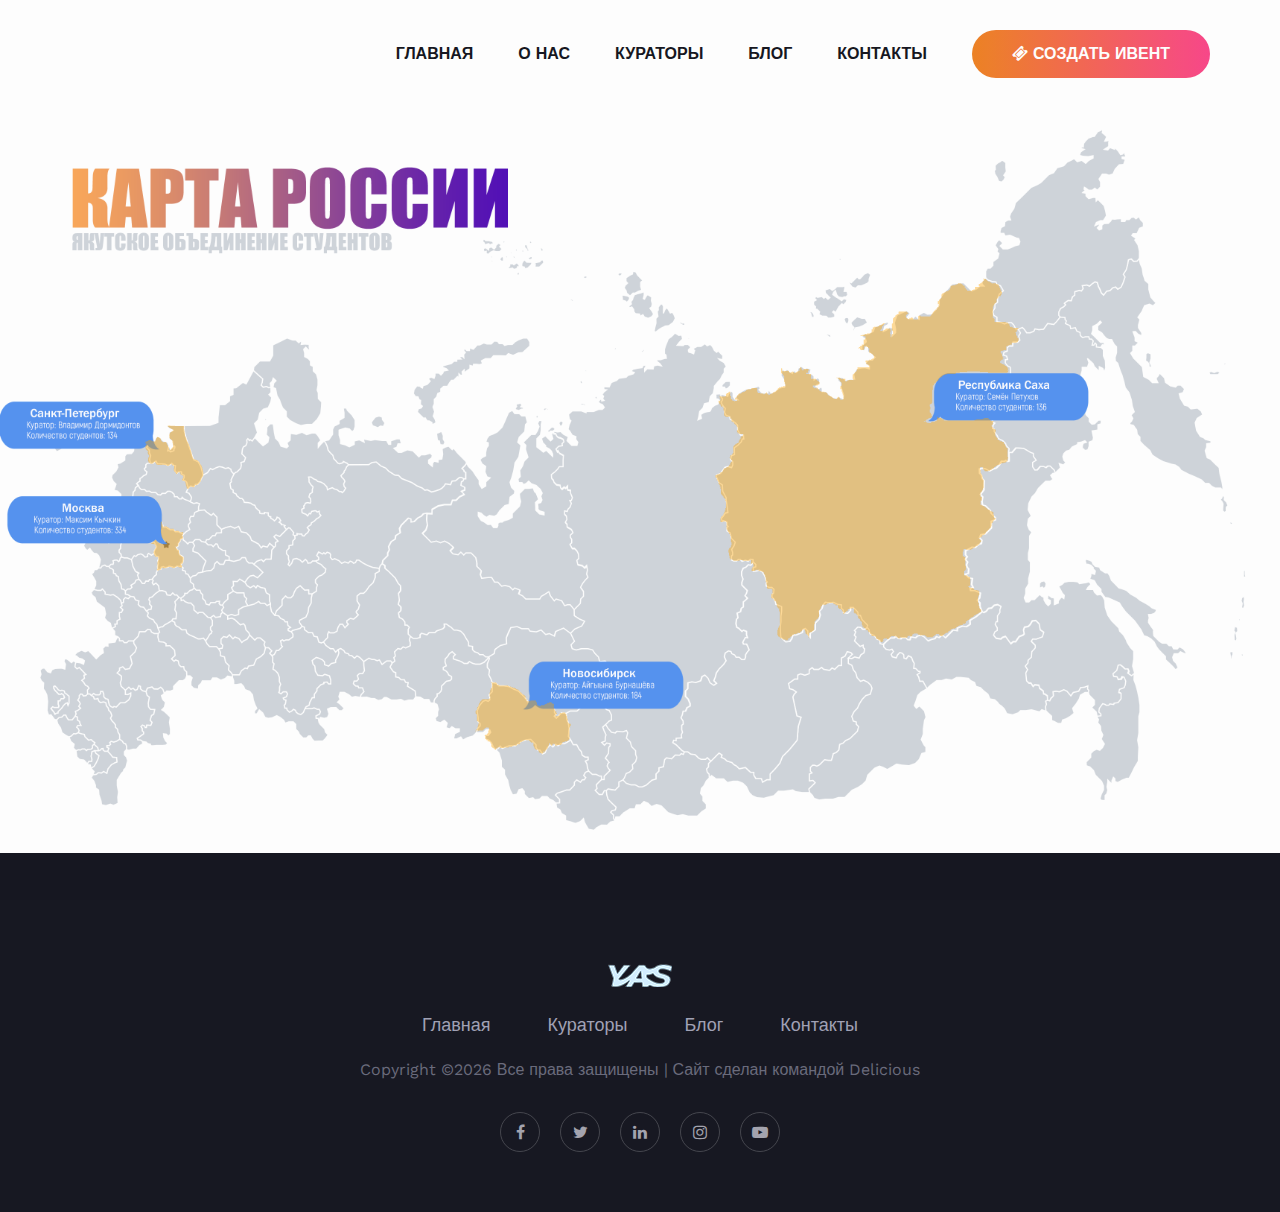
<file: find-friends.html>
<!DOCTYPE html>
<html lang="zxx">

<head>
    <meta charset="UTF-8">
    <meta name="description" content="Manup Template">
    <meta name="keywords" content="Manup, unica, creative, html">
    <meta name="viewport" content="width=device-width, initial-scale=1.0">
    <meta http-equiv="X-UA-Compatible" content="ie=edge">
    <title>Найти своих друзей</title>

    <!-- Google Font -->
    <link href="https://fonts.googleapis.com/css?family=Work+Sans:400,500,600,700,800,900&display=swap"
        rel="stylesheet">
    <link href="https://fonts.googleapis.com/css?family=Poppins:400,500,600,700&display=swap" rel="stylesheet">


    <!-- Css Styles -->
    <link rel="stylesheet" href="css/bootstrap.min.css" type="text/css">
    <link rel="stylesheet" href="css/font-awesome.min.css" type="text/css">
    <link rel="stylesheet" href="css/elegant-icons.css" type="text/css">
    <link rel="stylesheet" href="css/owl.carousel.min.css" type="text/css">
    <link rel="stylesheet" href="css/magnific-popup.css" type="text/css">
    <link rel="stylesheet" href="css/slicknav.min.css" type="text/css">
    <link rel="stylesheet" href="css/style.css" type="text/css">
    <link rel="icon" href="img/favicon.ico" type="image/x-icon">
</head>

<body>

    <div id="preloder">
        <div class="loader"></div>
    </div>

    <header class="header-section">
        <div class="container">	
            <div class="nav-menu">
                <nav class="mainmenu mobile-menu">
                    <ul>
                        <li><a href="./index.html">Главная</a></li>
                        <li><a href="./about-us.html">О нас</a></li>
                        <li><a href="./speaker.html">Кураторы</a></li>
                        <li><a href="./blog.html">Блог</a></li>
                        <li><a href="./contact.html">Контакты</a></li>
                    </ul>
                </nav>
                <a href="contact.html" class="primary-btn top-btn"><i class="fa fa-ticket"></i> СОЗДАТЬ ИВЕНТ</a>
            </div>
            <div id="mobile-menu-wrap"></div>
        </div>
    </header>

    <div class="map">
        <svg viewBox = "0 0 3438 2000">
            <a href="speaker.html" >
            <path d = "m 339.73849,942.75499 c -0.62284,0.63961 -1.24569,1.27922 -1.86853,1.91883 -0.31143,0 -0.65572,-0.14302 -0.93427,0 -0.27854,0.14302 0.22021,0.73328 0,0.95941 -0.15597,0.16018 -0.77829,-0.16017 -0.93427,0 -0.1101,0.11307 0.11011,0.36664 0,0.47971 -0.1101,0.11307 -0.35703,-0.11307 -0.46713,0 -0.96651,0.99253 1.47697,-0.0388 -0.46713,0.95942 -0.13927,0.0716 -0.35702,-0.11307 -0.46713,0 -0.1101,0.11306 0.11011,0.36663 0,0.4797 -0.22021,0.22614 -0.79499,-0.28604 -0.93427,0 -0.13927,0.28604 0.13928,0.67337 0,0.95942 -0.0697,0.14302 -0.31142,0 -0.46713,0 -1.24569,0 0.15571,-0.1599 -0.46714,0.4797 -0.15557,0.15976 -0.77869,-0.15975 -0.93426,0 -0.1101,0.11307 0.11011,0.36664 0,0.47971 -0.96652,0.99253 0.0378,-1.51672 -0.93426,0.47971 -0.0697,0.14302 0.1101,0.36663 0,0.4797 -0.11011,0.11307 -0.35703,-0.11307 -0.46714,0 -0.1101,0.11307 0.15571,0.47971 0,0.47971 -0.15571,0 -0.1101,-0.59278 0,-0.47971 0.2462,0.25283 0.22093,0.70659 0.46714,0.95942 0.1124,0.11543 1.75612,-0.11543 1.86852,0 0.11011,0.11307 -0.1101,0.36664 0,0.47971 0.0188,0.0193 1.69699,0 1.86854,0 0.46713,0 0.93426,0 1.40139,0 0.15571,0 0.62285,0 0.46714,0 -0.31143,0 -0.93427,-0.31981 -0.93427,0 0,0.98871 1.61067,0.21489 1.86854,0.4797 0.1101,0.11307 -0.11011,0.36664 0,0.47971 0.1101,0.11306 0.35703,-0.11307 0.46713,0 0.1101,0.11306 -0.1101,0.36663 0,0.4797 0.2202,0.22614 0.71405,-0.22613 0.93426,0 0.1101,0.11307 -0.0697,0.33669 0,0.47971 0.0985,0.20226 0.36865,0.27745 0.46713,0.47971 0.0697,0.14302 -0.1101,0.36664 0,0.47971 0.11011,0.11307 0.35703,-0.11307 0.46714,0 0.1101,0.11307 -0.11011,0.36664 0,0.4797 0.1101,0.11307 0.35703,-0.11306 0.46713,0 0.22021,0.22614 -0.22021,0.73328 0,0.95941 0.11011,0.11307 0.35703,-0.11307 0.46714,0 0.1124,0.11544 -0.11242,1.80341 0,1.91884 0.11009,0.11306 0.35702,-0.11307 0.46712,0 0.11011,0.11306 0,0.31979 0,0.4797 0,0.1599 0.11011,0.36663 0,0.4797 -0.1101,0.11307 -0.35703,-0.11307 -0.46712,0 -0.23358,0.23986 0.23356,1.19928 0,1.43913 -0.11011,0.11307 -0.35703,-0.11307 -0.46714,0 -0.22021,0.22614 0.22021,0.73328 0,0.95942 -0.1101,0.11306 -0.35703,-0.11307 -0.46713,0 -0.11011,0.11306 0,0.31979 0,0.47969 -0.15571,0 -0.35703,-0.11305 -0.46714,0 -0.22021,0.22614 0.27855,0.81641 0,0.95942 -0.27854,0.14303 -0.65572,-0.14301 -0.93426,0 -0.1939,0.0995 0.16306,1.27168 0,1.43913 -0.11011,0.11307 -0.35703,-0.11307 -0.46713,0 -0.23357,0.23985 0.23356,1.19926 0,1.43911 -0.1101,0.11307 -0.35703,-0.11307 -0.46713,0 -0.22021,0.22614 0.22021,0.73328 0,0.95942 -0.11011,0.11307 -0.35703,-0.11307 -0.46714,0 -0.22021,0.22614 0.13927,0.67336 0,0.95941 -0.97204,1.99643 0.0323,-0.51282 -0.93427,0.4797 -0.1101,0.11307 0,0.31981 0,0.47971 0,0.79952 0,1.59903 0,2.39854 0,0.11634 -0.015,1.4237 0,1.43912 0.11011,0.11307 0.31143,0 0.46714,0 0,0.3198 -0.13927,0.67337 0,0.95941 0.0697,0.14302 0.35703,-0.11306 0.46713,0 0.23356,0.23986 -0.23357,1.19927 0,1.43912 0.11011,0.11307 0.35703,-0.11307 0.46714,0 0.1101,0.11307 -0.0697,0.33669 0,0.47971 0.0985,0.20226 0.36864,0.27745 0.46713,0.47971 0.0979,0.20105 -0.0611,1.88747 0,1.91882 0.27854,0.14303 0.65572,-0.14302 0.93426,0 0.13928,0.0716 0,0.31981 0,0.47971 0,1.27922 -0.15571,-0.1599 0.46713,0.47971 0.22021,0.22614 -0.22021,0.73327 0,0.95941 0.15557,0.15977 0.77869,-0.15976 0.93427,0 0.11011,0.11307 -0.1101,0.36664 0,0.47971 0.11011,0.11307 0.31142,0 0.46714,0 1.08997,0 2.17994,0 3.26992,0 0.15572,0 0.31142,0 0.46713,0 0.15572,0 0.3975,-0.14302 0.46714,0 0.13927,0.28604 -0.13927,0.67337 0,0.95941 0.13927,0.28605 0.71406,-0.22613 0.93427,0 0.15571,0.15991 -0.15572,0.79951 0,0.95942 0.1101,0.11306 0.35702,-0.11307 0.46713,0 0.1101,0.11306 0,0.3198 0,0.4797 0,0.15991 0,0.31981 0,0.47971 0,1.27921 0,2.55844 0,3.83766 0,0.1599 0.1101,0.36664 0,0.4797 -0.62285,0.63961 -0.46713,-0.79951 -0.46713,0.47971 0,0.11635 0.015,1.42369 0,1.43912 -0.11011,0.11307 -0.35703,-0.11307 -0.46714,0 -0.1101,0.11307 0.11011,0.36664 0,0.47971 -0.1101,0.11307 -0.35703,-0.11307 -0.46713,0 -0.12782,0.13126 0.1267,1.65859 0,1.91882 -0.0985,0.20226 -0.36866,0.27745 -0.46714,0.47971 -0.0845,0.17348 0,2.06488 0,2.39853 0,0.31981 0,1.27922 0,0.95942 0,-0.31981 0,-1.27922 0,-0.95942 0,2.71834 0,5.43667 0,8.15507 0,1.1192 0,2.2386 0,3.3579 0,0.1599 0.13928,0.4082 0,0.4798 -1.08997,0.5596 -0.93426,-0.5997 -0.93426,0.4796 0,0.2262 -0.0212,2.3768 0,2.3985 0.1101,0.1131 0.35702,-0.113 0.46713,0 0.1101,0.1131 -0.11011,0.3667 0,0.4798 0.0212,0.021 2.11541,0 2.33567,0 0.15571,0 0.35702,0.1131 0.46712,0 0.11011,-0.1131 -0.1101,-0.3667 0,-0.4798 0.23358,-0.2398 1.16784,0.2399 1.40141,0 0.1101,-0.113 -0.11011,-0.3666 0,-0.4797 0.23356,-0.2398 1.16783,0.2399 1.40139,0 0.62285,-0.6395 -0.77855,-0.4797 0.46713,-0.4797 0.1133,0 1.38638,0.015 1.40141,0 0.1101,-0.113 -0.11011,-0.3666 0,-0.4797 0.1101,-0.1131 0.35703,0.1131 0.46713,0 0.11011,-0.1131 -0.0697,-0.3366 0,-0.4797 0.0985,-0.2022 0.36865,-0.2774 0.46713,-0.4797 0.0697,-0.143 -0.1101,-0.3666 0,-0.4796 0.1101,-0.1131 0.35703,0.113 0.46713,0 0.23357,-0.2399 -0.23356,-1.1993 0,-1.4392 0.11011,-0.1131 0.35703,0.1131 0.46714,0 0.1101,-0.1131 -0.11011,-0.3667 0,-0.4797 0.1101,-0.1131 0.32785,0.072 0.46713,0 0.19696,-0.1013 0.27017,-0.3786 0.46713,-0.4797 0.14216,-0.073 1.19103,0 1.4014,0 0.15572,0 0.35703,-0.1131 0.46713,0 0.11011,0.1131 -0.1101,0.3666 0,0.4797 0.15598,0.1601 0.7783,-0.1602 0.93427,0 0.11011,0.113 -0.1101,0.3666 0,0.4797 0.0188,0.019 1.69698,0 1.86853,0 0.31043,0 0.62384,0 0.93427,0 0.1557,0 0.62284,0 0.46713,0 -0.31143,0 -1.24569,0 -0.93427,0 0.46714,0 0.93427,0 1.4014,0 0.15571,0 0.31142,0 0.46713,0 0.15572,0 0.35703,0.1131 0.46713,0 0.11011,-0.1131 -0.1101,-0.3667 0,-0.4797 0.15598,-0.1602 0.7783,0.1601 0.93427,0 0.11011,-0.1131 -0.1101,-0.3666 0,-0.4797 0.14465,-0.1486 2.19102,0.1485 2.33566,0 0.11011,-0.1131 -0.1101,-0.3667 0,-0.4797 0.22021,-0.2262 0.71406,0.2261 0.93427,0 0.11011,-0.1131 -0.1101,-0.3667 0,-0.4798 0.23357,-0.2398 1.16783,0.2399 1.4014,0 0.1101,-0.1131 -0.11011,-0.3666 0,-0.4796 0.22021,-0.2262 0.71406,0.2261 0.93427,0 0.1101,-0.1131 -0.11011,-0.3667 0,-0.4798 0.1101,-0.1131 0.31141,0 0.46713,0 1.24568,0 2.49137,0 3.73705,0 0.17155,0 1.84974,-0.019 1.86854,0 0.22021,0.2262 -0.22021,0.7333 0,0.9594 0.23356,0.2399 1.16783,-0.2398 1.4014,0 0.1101,0.1131 -0.11011,0.3667 0,0.4798 0.1101,0.113 0.32786,-0.072 0.46713,0 0.19696,0.1013 0.27017,0.3785 0.46713,0.4797 0.27855,0.143 0.71406,-0.2261 0.93427,0 0.1101,0.1131 -0.1101,0.3666 0,0.4797 0.1101,0.113 0.31142,0 0.46713,0 0.93427,0 1.86853,0 2.80279,0 0.15572,0 0.31143,0 0.46714,0 0.15572,0 0.32787,0.072 0.46713,0 0.19696,-0.1013 0.27018,-0.3786 0.46714,-0.4797 0.13926,-0.072 0.35703,0.1131 0.46713,0 0.11011,-0.1131 -0.1101,-0.3667 0,-0.4797 0.11011,-0.1131 0.35703,0.113 0.46714,0 0.1101,-0.1131 -0.11011,-0.3667 0,-0.4798 0.1101,-0.1131 0.35701,0.1131 0.46712,0 0.1101,-0.1131 -0.11011,-0.3666 0,-0.4796 0.1101,-0.1131 0.35703,0.113 0.46713,0 0.11011,-0.1131 -0.1101,-0.3667 0,-0.4798 0.11241,-0.1154 1.75613,0.1155 1.86854,0 0.11011,-0.1131 -0.1101,-0.3666 0,-0.4796 0.11011,-0.1131 0.35703,0.113 0.46713,0 0.1101,-0.1131 -0.1101,-0.3667 0,-0.4798 0.1101,-0.113 0.31142,0 0.46713,0 0.17155,0 1.84974,-0.019 1.86854,0 0.1101,0.1131 -0.11011,0.3667 0,0.4798 0.2202,0.2261 0.71405,-0.2262 0.93426,0 0.1101,0.113 -0.11011,0.3665 0,0.4796 0.15597,0.1603 0.77829,-0.1601 0.93427,0 0.1101,0.1131 -0.11011,0.3667 0,0.4798 0.23356,0.2398 1.16783,-0.2399 1.40139,0 0.1101,0.113 -0.1101,0.3665 0,0.4796 0.1101,0.1131 0.31142,0 0.46713,0 0.15572,0 0.31143,0 0.46714,0 1.4014,0 2.80279,0 4.2042,0 0.1557,0 0.31141,0 0.46712,0 0.15572,0 0.35703,0.1131 0.46714,0 0.12781,-0.1312 -0.12671,-1.6585 0,-1.9188 0.0985,-0.2022 0.36865,-0.2774 0.46713,-0.4797 0.0479,-0.098 0.0659,-1.37145 0,-1.43909 -0.1101,-0.11307 -0.35703,0.11307 -0.46713,0 -0.11011,-0.11307 0.1101,-0.36664 0,-0.47971 -0.11011,-0.11307 -0.35703,0.11307 -0.46714,0 -0.11009,-0.11307 0.11011,-0.36664 0,-0.47971 -0.15531,-0.15949 -0.77894,0.15949 -0.93426,0 -0.1101,-0.11307 0,-0.31981 0,-0.47971 0,-0.1599 0,-0.3198 0,-0.47971 0,-0.1599 0.11011,-0.36664 0,-0.47971 -0.1101,-0.11305 -0.35703,0.11307 -0.46713,0 -0.11011,-0.11305 0,-0.31979 0,-0.47969 0,-0.15991 -0.11011,-0.36664 0,-0.47971 0.1101,-0.11307 0.35703,0.11307 0.46713,0 0.11011,-0.11307 -0.1101,-0.36664 0,-0.47971 0.11011,-0.11307 0.31142,0 0.46714,0 0,-0.1599 -0.11011,-0.36664 0,-0.47971 0.22021,-0.22614 0.65571,0.14303 0.93426,0 0.19695,-0.10114 0.27017,-0.37858 0.46713,-0.47971 0.27854,-0.14301 0.71406,0.22614 0.93427,0 0.1101,-0.11307 -0.11011,-0.36664 0,-0.47971 0.1101,-0.11306 0.35703,0.11307 0.46713,0 0.11241,-0.11543 -0.11241,-1.80339 0,-1.91882 0.11011,-0.11307 0.35703,0.11307 0.46713,0 0.11241,-0.11543 -0.11241,-1.80339 0,-1.91882 0.1101,-0.11307 0.35703,0.11306 0.46713,0 0.11011,-0.11307 0,-0.31981 0,-0.47971 0,-0.79951 0,-1.59903 0,-2.39854 0,-0.1599 -0.1101,-0.36663 0,-0.4797 0.11011,-0.11307 0.35703,0.11307 0.46714,0 0.1101,-0.11307 0,-0.31981 0,-0.47971 0,-1.11932 0,-2.23864 0,-3.35795 0,-0.17617 0.0188,-1.89952 0,-1.91883 -0.11011,-0.11306 -0.35703,0.11307 -0.46714,0 -0.1101,-0.11306 0,-0.3198 0,-0.4797 -0.31141,0 -0.65571,0.14302 -0.93426,0 -0.13927,-0.0716 0.11011,-0.36664 0,-0.47971 -1.24569,0 0.15571,0.1599 -0.46713,-0.47971 -0.15573,-0.15991 -0.77854,0.15992 -0.93427,0 -0.1101,-0.11307 0.1101,-0.36664 0,-0.4797 -0.96651,-0.99254 0.0378,1.51671 -0.93427,-0.47971 -0.0697,-0.14302 0.11011,-0.36664 0,-0.47971 -0.15531,-0.15949 -0.77894,0.1595 -0.93426,0 -0.1101,-0.11307 0.11011,-0.36664 0,-0.47971 -0.1101,-0.11306 -0.35703,0.11307 -0.46713,0 -0.11011,-0.11306 0.1101,-0.36664 0,-0.4797 -0.22021,-0.22614 -0.71406,0.22613 -0.93427,0 -0.11011,-0.11307 0.1101,-0.36664 0,-0.47971 -0.15531,-0.1595 -0.77895,0.1595 -0.93426,0 -0.22021,-0.22614 0.2202,-0.73327 0,-0.95941 -0.15573,-0.15992 -0.77854,0.15991 -0.93427,0 -0.1101,-0.11307 0,-0.31981 0,-0.47971 -0.15571,0 -0.35703,0.11307 -0.46713,0 -0.23356,-0.23986 0.23357,-1.19926 0,-1.43912 -0.11011,-0.11307 -0.35703,0.11307 -0.46714,0 -0.12782,-0.13126 0.12672,-1.65859 0,-1.91883 -0.0985,-0.20226 -0.36864,-0.27744 -0.46713,-0.47971 -0.0697,-0.14301 0.1101,-0.36664 0,-0.4797 -0.1101,-0.11307 -0.35702,0.11306 -0.46713,0 -0.1101,-0.11307 0,-0.3198 0,-0.47971 0,-0.1599 0,-0.3198 0,-0.4797 0,-0.79952 0,-1.59903 0,-2.39854 0,-0.1599 0,-0.3198 0,-0.4797 0,-0.15991 0.0697,-0.3367 0,-0.47971 -0.0985,-0.20226 -0.36865,-0.27745 -0.46713,-0.47971 -0.0697,-0.14303 0.1101,-0.36664 0,-0.47971 -0.11011,-0.11307 -0.35703,0.11307 -0.46713,0 -0.11011,-0.11307 0.1101,-0.36664 0,-0.47971 -0.23357,-0.23985 -1.16784,0.23986 -1.40141,0 -0.11009,-0.11307 0.11011,-0.36664 0,-0.47971 -0.11009,-0.11305 -0.35702,0.11307 -0.46712,0 -0.11011,-0.11305 0.1101,-0.36662 0,-0.47969 -0.15558,-0.15977 -0.7787,0.15975 -0.93427,0 -0.22021,-0.22614 0.22021,-0.73328 0,-0.95942 -0.11011,-0.11307 -0.32786,0.0716 -0.46714,0 -0.19695,-0.10114 -0.31141,-0.31981 -0.46713,-0.47971 -0.15571,-0.1599 -0.36865,-0.27745 -0.46713,-0.47971 -0.0697,-0.14301 0.1101,-0.36664 0,-0.47971 -0.1101,-0.11305 -0.35702,0.11307 -0.46713,0 -0.1101,-0.11305 0.0697,-0.33668 0,-0.47969 -0.0985,-0.20228 -0.36865,-0.27745 -0.46713,-0.47971 -0.0926,-0.1902 0.0955,-1.34106 0,-1.43913 -0.11011,-0.11307 -0.35703,0.11307 -0.46714,0 -0.1101,-0.11307 0.11011,-0.36664 0,-0.47971 -0.1101,-0.11307 -0.32785,0.0716 -0.46713,0 -0.19696,-0.10114 -0.27018,-0.37857 -0.46714,-0.4797 -0.13926,-0.0715 -0.32785,0.0716 -0.46713,0 -0.19696,-0.10114 -0.27017,-0.37857 -0.46712,-0.4797 -0.13928,-0.0716 -0.32787,0.0715 -0.46714,0 -0.19696,-0.10114 -0.27017,-0.37858 -0.46713,-0.47971 -0.27855,-0.14303 -0.71406,0.22613 -0.93427,0 -0.11011,-0.11307 -0.15571,-0.47971 0,-0.47971 0.15572,0 -0.11011,0.36664 0,0.47971 0.1101,0.11307 0.31142,0 0.46713,0 0.17155,0 1.84974,-0.0193 1.86853,0 0.1101,0.11307 -0.11011,0.36664 0,0.47971 0.11241,0.11543 1.75613,-0.11543 1.86854,0 0.64116,0.65841 -0.82435,0.4797 -0.93427,0.4797 -0.15571,0 -0.46714,0.1599 -0.46714,0 0,-0.15991 0.31143,0 0.46714,0 0.15571,0 0.31142,0 0.46713,0 0.15571,0 0.31142,0 0.46714,0 0.15571,0 0.32785,0.0716 0.46713,0 1.15447,-0.59277 -0.16124,-0.4797 0.93426,-0.4797 1.24569,0 -0.15571,0.1599 0.46713,-0.47971 0.15557,-0.15976 0.7787,0.15976 0.93427,0 0.11011,-0.11307 -0.1101,-0.36664 0,-0.47971 0.11011,-0.11307 0.35703,0.11307 0.46714,0 0.1101,-0.11307 -0.11011,-0.36664 0,-0.47971 0.1101,-0.11307 0.35703,0.11307 0.46712,0 0.11011,-0.11307 -0.11009,-0.36664 0,-0.47971 0.11011,-0.11307 0.35703,0.11307 0.46714,0 0.1101,-0.11307 -0.11011,-0.36663 0,-0.4797 0.1101,-0.11307 0.35703,0.11307 0.46713,0 0.11011,-0.11307 -0.15571,-0.47971 0,-0.47971 0.15571,0 0,0.63961 0,0.47971 0,-1.11931 0,-2.23863 0,-3.35795 0,-0.11634 -0.015,-1.42369 0,-1.43912 0.11011,-0.11307 0.35703,0.11307 0.46714,0 0.15571,-0.15991 -0.15572,-0.79951 0,-0.95941 0.15547,-0.15965 0.77879,0.15965 0.93426,0 0.2202,-0.22614 -0.22021,-0.73328 0,-0.95942 0.11011,-0.11306 0.35703,0.11307 0.46713,0 0.1101,-0.11306 -0.1101,-0.36664 0,-0.4797 0.1101,-0.11307 0.31142,0 0.46713,0 0,-0.1599 -0.1101,-0.36664 0,-0.47971 0.11011,-0.11307 0.35703,0.11307 0.46714,0 0.1124,-0.11543 -0.11241,-1.8034 0,-1.91883 0.1101,-0.11307 0.31142,0 0.46713,0 0.57022,0 1.0772,0.18615 1.40139,-0.47971 0.0845,-0.17347 0,-2.06488 0,-2.39853 0,-0.1599 -0.11009,-0.36664 0,-0.47971 0.11011,-0.11307 0.35703,0.11307 0.46714,0 0.22021,-0.22613 -0.22021,-0.73328 0,-0.95941 0.23357,-0.23985 1.16783,0.23986 1.4014,0 0.62284,-0.63961 -0.77856,-0.4797 0.46714,-0.4797 0.1557,0 0.31141,0 0.46712,0 0.15572,0 0.35703,0.11306 0.46714,0 0.1101,-0.11307 -0.11011,-0.36664 0,-0.47971 0.1101,-0.11307 0.35703,0.11307 0.46713,0 0.1101,-0.11307 -0.15571,-0.47971 0,-0.47971 0.57527,0 -1.4256,2.42338 0.93427,0 0.1101,-0.11307 0,-0.31981 0,-0.47971 0,-0.1599 0,-0.63961 0,-0.47971 0,0.31981 0,1.27922 0,0.95942 0,-4.47726 -0.46714,-0.47971 0.46713,-1.43912 0.15559,-0.15978 -0.15559,-0.79963 0,-0.95941 0.11011,-0.11307 0.35703,0.11307 0.46713,0 0.1101,-0.11307 0,-0.31981 0,-0.47971 0,-0.21604 0.0711,-1.29313 0,-1.43913 -0.0985,-0.20226 -0.36865,-0.27743 -0.46713,-0.4797 -0.0697,-0.14302 0.0697,-0.33669 0,-0.4797 -0.0985,-0.20226 -0.36865,-0.27745 -0.46713,-0.47971 -0.0697,-0.14303 0.1101,-0.36664 0,-0.47971 -0.11011,-0.11307 -0.35703,0.11307 -0.46714,0 -0.1101,-0.11307 0.11011,-0.36664 0,-0.47971 -0.1101,-0.11307 -0.35703,0.11307 -0.46713,0 -0.0419,-0.0431 -0.024,-1.42682 0,-1.43911 0.27854,-0.14303 0.65572,0.14301 0.93427,0 0.27854,-0.14303 -0.22021,-0.73328 0,-0.95942 0.1101,-0.11307 0.35703,0.11307 0.46713,0 0.0188,-0.0193 0,-1.74266 0,-1.91882 0,-0.15991 -0.13927,-0.40821 0,-0.47971 0.27855,-0.14303 0.65572,0.14301 0.93426,0 0.13928,-0.0716 0,-0.31981 0,-0.47971 0,-0.1599 0,-0.31981 0,-0.47971 0,-0.1599 0.11011,-0.36664 0,-0.47971 -0.1101,-0.11307 -0.35703,0.11307 -0.46713,0 -0.1101,-0.11307 0.0697,-0.33668 0,-0.47971 -0.0985,-0.20226 -0.36865,-0.27743 -0.46713,-0.4797 -0.0697,-0.14302 0.11011,-0.36664 0,-0.4797 -0.015,-0.0154 -1.28811,0 -1.4014,0 -0.15571,0 -0.35703,-0.11307 -0.46713,0 -0.11011,0.11306 0.1101,0.36664 0,0.4797 -0.11011,0.11307 -0.31142,0 -0.46714,0 -0.77855,0 -1.5571,0 -2.33566,0 -0.15571,0 -0.31142,0 -0.46714,0 -0.1557,0 -0.35701,0.11307 -0.46712,0 -0.1101,-0.11306 0.11011,-0.36664 0,-0.4797 -0.15573,-0.15992 -0.77854,0.15991 -0.93427,0 -0.1101,-0.11307 0.11011,-0.36664 0,-0.47971 -0.1101,-0.11307 -0.35703,0.11307 -0.46713,0 -0.11011,-0.11307 0,-0.31981 0,-0.47971 -0.15571,0 -0.35703,0.11307 -0.46714,0 -0.1101,-0.11307 0.11011,-0.36664 0,-0.47971 -0.1101,-0.11307 -0.35703,0.11307 -0.46713,0 -0.1101,-0.11307 0.1101,-0.36664 0,-0.47971 -0.1101,-0.11306 -0.35702,0.11307 -0.46713,0 -0.1101,-0.11306 0.11011,-0.36663 0,-0.4797 -0.23357,-0.23986 -1.16783,0.23985 -1.4014,0 -0.1101,-0.11307 0.11011,-0.36664 0,-0.47971 -0.0188,-0.0192 -1.69698,0 -1.86853,0 -1.08997,0 -2.17995,0 -3.26993,0 -0.15571,0 -0.35703,-0.11306 -0.46713,0 -0.11011,0.11307 0.1101,0.36664 0,0.47971 -0.0188,0.0193 -1.69698,0 -1.86853,0 -0.15572,0 -0.35703,0.11307 -0.46713,0 0,-1.27922 0.1557,0.1599 -0.46714,-0.47971 -0.22021,-0.22613 0.22021,-0.73327 0,-0.95941 -0.1101,-0.11307 -0.35703,0.11307 -0.46713,0 -0.22021,-0.22614 0.22021,-0.73328 0,-0.95942 -0.11011,-0.11307 -0.31142,0 -0.46714,0 0,-0.1599 0.11011,-0.36663 0,-0.4797 -0.1101,-0.11307 -0.35702,0.11307 -0.46712,0 -0.15559,-0.15978 0.15559,-0.79964 0,-0.95941 -0.11011,-0.11307 -0.35703,0.11306 -0.46714,0 -0.1101,-0.11307 0.11011,-0.36664 0,-0.47971 -0.1101,-0.11307 -0.35702,0.11307 -0.46713,0 -0.1101,-0.11307 0.11011,-0.36664 0,-0.47971 -0.0188,-0.0193 -1.69698,0 -1.86853,0 -1.71283,0 -3.42565,0 -5.13847,0 -0.1557,0 -0.31141,0 -0.46712,0 -0.15572,0 -0.35703,0.11307 -0.46713,0 -0.11011,-0.11307 0.1101,-0.36664 0,-0.47971 -0.22021,-0.22613 -0.71406,0.22614 -0.93427,0 -0.24621,-0.25282 -0.22093,-0.70659 -0.46714,-0.95941 -0.1101,-0.11307 -0.35703,0.11307 -0.46713,0 -0.11011,-0.11307 0.1101,-0.36664 0,-0.47971 -0.11011,-0.11306 -0.35703,0.11307 -0.46713,0 -0.1101,-0.11306 0.1101,-0.36664 0,-0.4797 -0.1101,-0.11307 -0.35703,0.11306 -0.46713,0 -0.11011,-0.11307 0.1101,-0.36664 0,-0.47971 -0.15597,-0.16018 -0.77829,0.16017 -0.93427,0 -0.1101,-0.11307 0.11011,-0.36664 0,-0.47971 -0.23356,-0.23985 -1.16783,0.23986 -1.40139,0 -0.11011,-0.11307 0.11009,-0.36664 0,-0.4797 -0.15598,-0.16017 -0.7783,0.16016 -0.93427,0 -0.11011,-0.11307 0.1101,-0.36664 0,-0.47971 -0.15598,-0.16017 -0.7783,0.16017 -0.93427,0 -0.1101,-0.11307 0.11011,-0.36664 0,-0.47971 -0.1101,-0.11307 -0.35703,0.11307 -0.46713,0 -0.11011,-0.11307 0.1101,-0.36664 0,-0.47971 -0.0187,-0.0193 -1.69698,0 -1.86853,0 -0.46714,0 -0.93427,0 -1.4014,0 -0.15571,0 -0.62285,0 -0.46713,0 0.31142,0 1.24569,0 0.93426,0 -0.93426,0 -1.86853,0 -2.8028,0 -0.1557,0 -0.35703,-0.11306 -0.46713,0 -0.1101,0.11307 0.1101,0.36664 0,0.47971 -0.1101,0.11307 -0.31142,0 -0.46713,0 -0.15571,0 -0.35702,0.11307 -0.46713,0 -0.1101,-0.11307 0,-0.31981 0,-0.47971 -0.15571,0 -0.35703,0.11307 -0.46713,0 -0.15585,-0.16004 0.15584,-0.79937 0,-0.95941 -0.11011,-0.11307 -0.35703,0.11307 -0.46714,0 -0.1101,-0.11307 0,-0.3198 0,-0.4797 0,-0.79952 0,-1.59903 0,-2.39854 0,-0.1599 0.11011,-0.36664 0,-0.4797 -0.1101,-0.11307 -0.35703,0.11306 -0.46713,0 -0.11011,-0.11307 0.1101,-0.36664 0,-0.47971 -0.23357,-0.23986 -1.16783,0.23985 -1.4014,0 -0.1101,-0.11307 0,-0.31981 0,-0.47971 0,-1.11932 0,-2.23863 0,-3.35795 0,-0.1599 0,-0.31981 0,-0.47971 0,-0.1599 0.11011,-0.36664 0,-0.47971 -0.1101,-0.11306 -0.35703,0.11307 -0.46713,0 -0.22021,-0.22613 0.22021,-0.73326 0,-0.9594 -0.11011,-0.11307 -0.46713,-0.15991 -0.46713,0 0,0.22614 0.68734,0.47971 0.46713,0.47971 -0.34818,0 -0.60395,-0.36664 -0.93427,-0.47971 -0.14771,-0.0506 -0.31142,0 -0.46713,0 -0.15571,0 -0.35702,-0.11307 -0.46713,0 -0.23357,0.23985 0.23356,1.19926 0,1.43911 -0.1101,0.11307 -0.35703,-0.11307 -0.46713,0 -0.015,0.0154 0,1.32279 0,1.43913 0,2.87824 0,5.75648 0,8.63472 0,0.11634 -0.015,1.42369 0,1.43912 0.1101,0.11307 0.35703,-0.11307 0.46713,0 0.015,0.0154 0,1.32278 0,1.43912 0,2.55843 0,5.11688 0,7.67531 0,0.79951 0,1.59902 0,2.39853 0,0.15991 -0.1101,0.36664 0,0.47971 0.11011,0.11307 0.35703,-0.11307 0.46713,0 0.16397,0.16839 -0.16133,2.06719 0,2.39853 0.0985,0.20226 0.36865,0.27745 0.46713,0.47971 0.18685,0.38377 -0.18685,1.05536 0,1.43913 0.0985,0.20226 0.36866,0.27743 0.46714,0.4797 0.16133,0.33135 -0.16397,2.23015 0,2.39854 0.1101,0.11307 0.35702,-0.11307 0.46713,0 0.23356,0.23985 -0.23356,1.19926 0,1.43911 0.1101,0.11307 0.35703,-0.11307 0.46713,0 0.23357,0.23986 -0.23357,1.19927 0,1.43913 0.11011,0.11307 0.35703,-0.11307 0.46714,0 0.1101,0.11307 -0.11011,0.36664 0,0.47971 0.1101,0.11306 0.35703,-0.11307 0.46712,0 0.22021,0.22612 -0.2202,0.73327 0,0.9594 0.11011,0.11307 0.35703,-0.11306 0.46714,0 0.22021,0.22614 -0.22021,0.73328 0,0.95942 0.1101,0.11307 0.35703,-0.11307 0.46713,0 0.11011,0.11307 -0.1101,0.36664 0,0.47971 0.11011,0.11307 0.35703,-0.11307 0.46714,0 0.1101,0.11307 0,0.3198 0,0.47971 0.1557,0 0.35703,-0.11307 0.46713,0 0.11011,0.11306 -0.1101,0.36663 0,0.4797 0.11011,0.11307 0.35703,-0.11307 0.46713,0 0.11011,0.11307 -0.0697,0.33669 0,0.47971 0.0985,0.20226 0.36865,0.27744 0.46713,0.4797 0.0697,0.14303 -0.1101,0.36664 0,0.47971 0.1101,0.11307 0.35703,-0.11307 0.46713,0 0.11011,0.11307 -0.1101,0.36664 0,0.47971 0.11011,0.11307 0.35703,-0.11307 0.46714,0 0.1101,0.11307 -0.11011,0.36664 0,0.47971 0.1101,0.11306 0.35703,-0.11307 0.46713,0 0.11011,0.11306 -0.1101,0.36663 0,0.4797 0.11011,0.11307 0.35703,-0.11307 0.46714,0 0.1101,0.11307 -0.11011,0.36664 0,0.47971 0.1101,0.11306 0.35703,-0.11307 0.46713,0 0.11011,0.11306 -0.1101,0.36664 0,0.4797 0.11011,0.11307 0.35703,-0.11306 0.46713,0 0.1101,0.11307 -0.1101,0.36664 0,0.47971 0.23357,0.23985 1.16784,-0.23986 1.4014,0 0.22021,0.22614 -0.22021,0.73328 0,0.95942 0.1101,0.11306 0.35703,-0.11307 0.46713,0 0.11011,0.11306 -0.1101,0.36663 0,0.4797 0.11011,0.11307 0.35703,-0.11307 0.46714,0 0.1101,0.11307 -0.11011,0.36664 0,0.47971 0.1101,0.11307 0.35703,-0.11307 0.46712,0 0.11011,0.11307 -0.11009,0.36664 0,0.47971 0.22021,0.22613 0.795,-0.28605 0.93427,0 0.13928,0.28604 -0.13927,0.67337 0,0.95941 0.62284,1.27922 0.46713,-1.43912 0.46713,0.47971 0,0.4797 0,0.95941 0,1.43912 0,0.1599 0.15571,0.47971 0,0.47971 -0.1557,0 0.15571,-0.47971 0,-0.47971 -0.22021,0 -0.27017,0.37857 -0.46713,0.47971 -0.37371,0.19188 -1.02769,-0.19189 -1.40139,0 -0.19696,0.10114 -0.27018,0.37857 -0.46714,0.4797 -0.12282,0.063 -1.62425,0 -1.86853,0 -0.31142,0 -1.24569,0 -0.93426,0 0.31141,0 1.24568,0 0.93426,0 -0.93426,0 -1.86853,0 -2.8028,0 -0.15571,0 -0.35702,0.11307 -0.46713,0 -0.1101,-0.11306 0.11011,-0.36664 0,-0.4797 -0.1101,-0.11307 -0.31142,0 -0.46713,0 -0.15571,0 -0.31143,0 -0.46713,0 -0.28547,0 -1.83182,0 -0.93427,0 2.66789,0 -0.87093,0.0651 -0.93426,0 -0.11011,-0.11307 0.1101,-0.36664 0,-0.47971 -0.0212,-0.0217 -2.11541,0 -2.33567,0 -0.15571,0 -0.62285,0 -0.46713,0 0.31142,0 1.24569,0 0.93426,0 -4.35991,0 -0.46713,0.47971 -1.40139,-0.47971 -0.15557,-0.15976 -0.7787,0.15976 -0.93427,0 -0.11011,-0.11307 0.1101,-0.36664 0,-0.47971 -0.12782,-0.13125 -1.61512,0.13012 -1.86853,0 -1.94409,-0.99821 0.49938,0.0331 -0.46713,-0.95941 -0.11011,-0.11307 -0.31143,0 -0.46714,0 -0.31141,0 -0.65572,0.14302 -0.93427,0 -0.13926,-0.0716 0.11011,-0.36664 0,-0.47971 -0.1101,-0.11306 -0.35702,0.11307 -0.46712,0 -0.11011,-0.11306 0.1101,-0.36664 0,-0.4797 -0.22021,-0.22614 -0.71406,0.22613 -0.93427,0 -0.1101,-0.11307 0.11011,-0.36664 0,-0.47971 -0.1101,-0.11307 -0.35703,0.11307 -0.46713,0 -0.11011,-0.11307 0.1101,-0.36664 0,-0.47971 -0.11011,-0.11307 -0.35703,0.11307 -0.46714,0 -0.15559,-0.15978 0.15559,-0.79963 0,-0.95941 -0.15597,-0.16017 -0.77829,0.16017 -0.93426,0 -0.22021,-0.22614 0.2202,-0.73328 0,-0.95942 -1.09551,-1.125 0,1.47792 0,0.47971 0,-1.7629 -0.359,-0.66404 -0.93427,-0.95941 -0.19695,-0.10114 -0.27017,-0.37858 -0.46713,-0.47971 -0.13927,-0.0716 -0.35703,0.11307 -0.46713,0 -0.11011,-0.11307 0,-0.3198 0,-0.4797 -0.62285,-0.47971 -1.24569,-0.95942 -1.86853,-1.43913 z" />
            </a>
            <a href="speaker.html">
            <path d = "m 1796.7116,618.93969 c -1.7851,-1.33883 -3.7775,-2.43867 -5.3553,-4.0165 -0.3156,-0.31556 0.3156,-1.02326 0,-1.33883 -0.6311,-0.63113 -2.0465,0.63113 -2.6776,0 -0.6312,-0.63113 0.7983,-2.2785 0,-2.67766 -5.0579,-2.5289 -1.7108,0.3719 -2.6777,1.33883 -0.3156,0.31557 -1.0233,0.31557 -1.3388,0 -0.3156,-0.31556 0.3155,-1.02326 0,-1.33883 -0.6695,-0.66942 -3.3471,0.66942 -4.0165,0 -0.3156,-0.31557 0.3155,-1.02327 0,-1.33883 -0.6312,-0.63113 -2.0466,0.63113 -2.6777,0 -0.1339,-0.13388 -0.1339,-3.88261 0,-4.0165 0.3156,-0.31556 0.8926,0 1.3388,0 2.6777,0 5.3554,0 8.033,0 3.5702,0 -0.4463,0.44628 1.3389,-1.33883 0.3155,-0.31556 1.0232,0.31557 1.3388,0 1.7851,-1.78511 -2.2314,-1.33883 1.3388,-1.33883 0.4463,0 1.0233,0.31557 1.3388,0 0.043,-0.043 0,-3.69179 0,-4.01649 0,-0.44628 0.3156,-1.02327 0,-1.33883 -0.3155,-0.31557 -1.0232,0.31556 -1.3388,0 -0.3156,-0.31557 0,-0.89256 0,-1.33883 -0.8925,0 -1.8793,0.39916 -2.6776,0 -0.3992,-0.19959 0.3155,-1.02327 0,-1.33884 -0.3156,-0.31556 -1.0233,0.31557 -1.3389,0 -0.3155,-0.31556 0.3156,-1.02326 0,-1.33883 -0.3155,-0.31556 -1.0232,0.31557 -1.3388,0 -0.3156,-0.31556 0.3156,-1.02326 0,-1.33883 -0.3156,-0.31556 -1.0233,0.31557 -1.3388,0 -0.3156,-0.31556 0.3155,-1.02326 0,-1.33883 -0.3156,-0.31557 -0.8926,0 -1.3389,0 -2.6776,0 -5.3553,0 -8.033,0 -0.4462,0 -1.0232,0.31557 -1.3388,0 -0.3156,-0.31557 0,-0.89255 0,-1.33883 0,-2.67766 0,-5.35533 0,-8.03299 0,-0.44628 0.3156,-1.02326 0,-1.33883 -0.3156,-0.31557 -0.8925,0 -1.3388,0 -0.4463,0 -0.8926,0 -1.3389,0 -1.7851,0 -3.5702,0 -5.3553,0 -0.4463,0 -0.8925,0 -1.3388,0 -0.4463,0 -1.3388,0.44628 -1.3388,0 0,-0.44628 0.8925,0 1.3388,0 -0.4463,-0.44628 -1.0566,-0.77433 -1.3388,-1.33883 -1.4203,-2.84052 3.6228,-0.55145 4.0164,-1.33883 0.3992,-0.79833 0,-1.78511 0,-2.67767 0,-0.44627 -0.3155,-1.02326 0,-1.33883 0.3156,-0.31556 1.0233,0.31557 1.3389,0 0.1339,-0.13388 0.1339,-3.88261 0,-4.01649 -0.3156,-0.31557 -0.8926,0 -1.3389,0 -0.4462,0 -0.8925,0 -1.3388,0 -2.2314,0 -4.4628,0 -6.6941,0 -0.4463,0 -1.0233,-0.31557 -1.3389,0 -0.3155,0.31556 0.1996,0.93967 0,1.33883 -0.1743,0.34856 -1.7543,2.26219 -2.6776,1.33883 -0.3156,-0.31556 0.3155,-1.02326 0,-1.33883 -0.3156,-0.31557 -1.0233,0.31557 -1.3389,0 -0.6311,-0.63113 0.6312,-2.04653 0,-2.67766 -0.3155,-0.31557 -1.0232,0.31556 -1.3388,0 -0.3156,-0.31557 0.3156,-1.02327 0,-1.33883 -0.3156,-0.31557 -1.3388,0.44627 -1.3388,0 0,-0.44628 1.3388,0.44627 1.3388,0 0,-2.78595 -1.8775,-0.53871 -2.6777,-1.33884 -0.3155,-0.31556 -0.4462,-1.33883 0,-1.33883 0.4463,0 0,0.89256 0,1.33883 0,0.44628 0,0.89256 0,1.33884 0,0.44627 0.3156,1.02326 0,1.33883 -0.3155,0.31556 -1.0232,-0.31557 -1.3388,0 -0.6311,0.63113 0.8926,2.67766 0,2.67766 -0.4463,0 0,-0.89255 0,-1.33883 0,1.33883 0.4234,2.74637 0,4.01649 -0.2822,0.84675 -2.0465,-0.63113 -2.6777,0 -0.3155,0.31557 0.3156,1.02327 0,1.33883 -0.6311,0.63114 -2.0465,-0.63113 -2.6776,0 -0.3156,0.31557 0.3156,1.02327 0,1.33884 -0.3156,0.31556 -1.0233,-0.31557 -1.3388,0 -0.3156,0.31556 0.4462,1.33883 0,1.33883 -0.4463,0 0.4462,-1.33883 0,-1.33883 -0.6312,0 -0.7744,1.05658 -1.3389,1.33883 -0.2746,0.13731 -3.8277,0.18881 -4.0165,0 -0.3155,-0.31557 0.3156,-1.02327 0,-1.33883 -0.3155,-0.31557 -1.0232,0.31556 -1.3388,0 -1.7851,-1.78511 2.2314,-1.33884 -1.3388,-1.33884 -0.5686,0 -5.8754,0 -2.6777,0 0.8926,0 2.6777,-0.89255 2.6777,0 0,3.6867 -3.0558,0.3781 -4.0165,1.33884 -0.3156,0.31556 0.3155,1.02326 0,1.33883 -0.3156,0.31556 -0.8926,0 -1.3389,0 -0.4462,0 -1.0232,0.31556 -1.3388,0 -0.3156,-0.31557 0.3156,-1.02327 0,-1.33883 -0.3156,-0.31557 -1.0233,0.31556 -1.3388,0 -0.4453,-0.44529 0.4453,-2.23238 0,-2.67767 -0.6694,-0.66941 -4.0165,1.33883 -4.0165,0 0,-0.89255 3.5702,0 2.6776,0 -1.3388,0 -2.6776,0 -4.0164,0 -0.6313,0 -6.6335,-0.0607 -6.6942,0 -0.3156,0.31557 0.3156,1.02327 0,1.33883 -0.3156,0.31557 -1.0233,-0.31556 -1.3388,0 -0.3156,0.31557 0,1.78511 0,1.33884 0,-7.58672 0.8925,-0.44628 -1.3389,-2.67767 -0.5648,-0.56488 1.5695,-7.47891 -2.6776,-5.35532 -0.7984,0.39916 0,1.78511 0,2.67766 0,2.23139 0,4.46277 0,6.69416 0,0.44627 -0.3992,1.13925 0,1.33883 0.7983,0.39916 1.8793,-0.39916 2.6776,0 0.3992,0.19958 -0.3155,1.02326 0,1.33883 0.3156,0.31557 1.0233,-0.31557 1.3389,0 0.446,0.44599 -0.446,2.23167 0,2.67766 0.3155,0.31557 1.0232,-0.31556 1.3388,0 0.3156,0.31557 -0.3156,1.02327 0,1.33883 0.3156,0.31557 1.0233,-0.31556 1.3388,0 0.1075,0.10751 0,5.64035 0,6.69416 0,0.63126 -0.061,6.63348 0,6.69416 0.3156,0.31556 1.0233,-0.31557 1.3389,0 0.6694,0.66941 -0.6695,3.34708 0,4.01649 0.3155,0.31557 1.0232,-0.31556 1.3388,0 0.3156,0.31557 0,0.89255 0,1.33883 0,0.3247 0.043,3.97344 0,4.0165 -0.3222,0.32216 -5.0332,-0.32217 -5.3553,0 -0.3156,0.31556 0.3155,1.02326 0,1.33883 -0.6695,0.66941 -3.3471,-0.66942 -4.0165,0 -0.3156,0.31556 0.3155,1.02326 0,1.33883 -0.6694,0.66941 -3.3471,-0.66942 -4.0165,0 -0.3156,0.31556 0.3155,1.02326 0,1.33883 -0.3156,0.31557 -0.9397,-0.19958 -1.3389,0 -5.5718,2.78595 1.4313,-0.0924 -1.3388,2.67766 -0.3156,0.31557 -0.8925,0 -1.3388,0 0,0.44628 0.3155,1.02327 0,1.33883 -0.3156,0.31557 -1.0233,-0.31556 -1.3388,0 -0.3156,0.31557 0.3155,1.02327 0,1.33884 -0.3156,0.31556 -1.0233,-0.31557 -1.3389,0 -0.3155,0.31556 0.3156,1.02326 0,1.33883 -0.3155,0.31556 -1.0232,-0.31557 -1.3388,0 -0.3156,0.31556 0.3156,1.02326 0,1.33883 -0.6311,0.63113 -2.0465,-0.63113 -2.6777,0 -0.3155,0.31556 0.3156,1.02326 0,1.33883 -0.6311,0.63113 -2.0465,-0.63113 -2.6776,0 -0.3156,0.31556 0.3155,1.02327 0,1.33883 -0.3156,0.31557 -1.0233,-0.31556 -1.3389,0 -0.3155,0.31557 0.3156,1.02327 0,1.33883 -0.6311,0.63113 -2.0465,-0.63113 -2.6776,0 -0.3156,0.31557 0.3155,1.02327 0,1.33883 -0.6312,0.63113 -2.0466,-0.63113 -2.6777,0 -0.3156,0.31557 0.3156,1.02327 0,1.33883 -0.1339,0.13389 -3.8826,0.13389 -4.0165,0 -0.3156,-0.31556 0.3156,-1.02326 0,-1.33883 -0.3156,-0.31556 -1.0233,0.31557 -1.3388,0 -0.3156,-0.31556 0.3155,-1.02326 0,-1.33883 -0.3156,-0.31556 -1.0233,0.31557 -1.3388,0 -0.3156,-0.31556 0,-0.89255 0,-1.33883 0,-0.44628 0,-0.89255 0,-1.33883 0,-0.44628 -0.4463,-1.33883 0,-1.33883 0.4462,0 0.3155,1.02326 0,1.33883 -0.3156,0.31556 -1.0233,-0.31557 -1.3389,0 -0.3155,0.31556 0.3156,1.02327 0,1.33883 -0.3155,0.31557 -1.0232,-0.31556 -1.3388,0 -1.7851,1.78511 2.2314,1.33883 -1.3388,1.33883 -3.5703,0 0.4462,-0.44628 -1.3389,1.33883 -0.3155,0.31557 -0.8925,0 -1.3388,0 -0.4463,0 -1.0233,0.31557 -1.3388,0 -0.3156,-0.31556 0.3155,-1.02326 0,-1.33883 -0.4146,-0.41456 -6.2796,0.41457 -6.6942,0 -0.3156,-0.31556 0.3156,-1.02326 0,-1.33883 -0.3222,-0.32216 -5.0332,0.32216 -5.3553,0 -0.4438,-0.44373 0.4437,-2.23393 0,-2.67766 -0.3156,-0.31557 -1.0233,0.31556 -1.3389,0 -0.054,-0.0539 0,-4.86366 0,-5.35533 0,-0.44627 0,-0.89255 0,-1.33883 0,-0.44628 -0.4462,-1.33883 0,-1.33883 0.4463,0 0.4463,1.33883 0,1.33883 -0.6311,0 -0.7743,-1.05658 -1.3388,-1.33883 -0.4074,-0.20373 -3.4135,0 -4.0165,0 -0.5102,0 -6.5642,-0.12995 -6.6941,0 -0.3156,0.31557 0.3155,1.02327 0,1.33883 -0.3156,0.31557 -1.0233,-0.31556 -1.3389,0 -0.3155,0.31557 0.3156,1.02327 0,1.33883 -0.054,0.0539 -4.8636,0 -5.3553,0 -0.4463,0 -0.8925,0 -1.3388,0 -0.4463,0 -1.0233,-0.31556 -1.3389,0 -0.3155,0.31557 0.3992,1.13925 0,1.33883 -0.7983,0.39917 -1.8793,-0.39916 -2.6776,0 -0.7983,0.39917 0.6311,2.04654 0,2.67767 -0.4457,0.44572 -2.232,-0.44573 -2.6777,0 -0.3155,0.31556 0.3992,1.13925 0,1.33883 -6.0947,0 -0.077,-0.63113 -4.0165,1.33883 -0.7983,0.39916 -2.0465,-0.63113 -2.6776,0 -0.3156,0.31556 0.3155,1.02327 0,1.33883 -0.3156,0.31557 -1.0233,-0.31556 -1.3389,0 -0.3155,0.31557 0.3156,1.02327 0,1.33883 -0.3221,0.32217 -5.0331,-0.32216 -5.3553,0 -0.3156,0.31557 0.3156,1.02327 0,1.33883 -0.3156,0.31557 -1.0233,-0.31556 -1.3388,0 -0.6312,0.63113 0.7983,2.2785 0,2.67767 -0.7983,0.39916 -1.8794,-0.39917 -2.6777,0 -0.3991,0.19958 0,0.89255 0,1.33883 0,3.13979 0.3156,-0.63113 -1.3388,2.67766 -0.1996,0.39916 0.3156,1.02327 0,1.33883 -0.4457,0.44572 -2.232,-0.44572 -2.6777,0 -0.1339,0.13388 -0.1339,3.88261 0,4.0165 0.6694,0.66941 3.3471,-0.66942 4.0165,0 0.3156,0.31556 0.4463,1.33883 0,1.33883 -0.4463,0 0,-1.78511 0,-1.33883 0,3.78945 0.5062,2.67766 -2.6776,2.67766 -0.4463,0 -1.0233,-0.31557 -1.3389,0 -0.3155,0.31556 0.3156,1.02326 0,1.33883 -0.3155,0.31556 -0.8925,0 -1.3388,0 -0.4463,0 -1.3388,0.44628 -1.3388,0 0,-0.44628 1.3388,0.44628 1.3388,0 0,-2.67507 -3.2188,-0.54113 -4.0165,-1.33883 -0.3156,-0.31557 0.3156,-1.02327 0,-1.33883 -0.3156,-0.31557 -1.0233,0.31556 -1.3388,0 -2.7701,-2.77009 4.233,0.10828 -1.3389,-2.67767 -0.3991,-0.19958 -1.0232,0.31557 -1.3388,0 -0.4146,-0.41456 0.4146,-6.27959 0,-6.69415 -0.3156,-0.31557 -1.0233,0.31556 -1.3388,0 -0.054,-0.0539 0,-4.86366 0,-5.35533 0,-0.44628 0,-0.89255 0,-1.33883 0,-0.44628 -0.4463,-1.33883 0,-1.33883 0.4462,0 0,1.78511 0,1.33883 0,-0.89255 0.3991,-1.87934 0,-2.67766 -0.1996,-0.39916 -0.8926,0 -1.3389,0 -0.4462,0 -0.9396,-0.19958 -1.3388,0 -0.5645,0.28225 -1.0566,0.77433 -1.3388,1.33883 -0.1996,0.39916 0.3155,1.02327 0,1.33883 -0.3156,0.31557 -0.8926,0 -1.3389,0 -1.385,0 -1.8504,-0.31556 -2.6776,1.33883 -0.1996,0.39916 0.3155,1.02327 0,1.33883 -0.3156,0.31557 -1.0233,-0.31556 -1.3388,0 -0.6695,0.66942 0.6694,3.34708 0,4.0165 -0.3156,0.31556 -1.0233,-0.31557 -1.3389,0 -0.3155,0.31556 0.3156,1.02326 0,1.33883 -0.3155,0.31556 -0.8925,0 -1.3388,0 -2.2314,0 -4.4628,0 -6.6942,0 -0.4462,0 -0.8925,0 -1.3388,0 -0.4463,0 -1.0233,0.31556 -1.3388,0 -0.3156,-0.31557 0.3155,-1.02327 0,-1.33883 -0.3156,-0.31557 -0.8926,0 -1.3389,0 -0.4462,0 -1.0232,-0.31557 -1.3388,0 -0.3156,0.31556 0.4463,1.33883 0,1.33883 -0.4463,0 -0.4463,-1.33883 0,-1.33883 0.6311,0 1.0566,0.77433 1.3388,1.33883 0.2655,0.53083 -0.2737,3.74279 0,4.01649 0.3156,0.31557 1.0233,-0.31556 1.3389,0 0.1339,0.13389 0.1339,3.88261 0,4.0165 -0.3156,0.31556 -1.0233,-0.31557 -1.3389,0 -0.3155,0.31556 0.3156,1.02326 0,1.33883 -0.4465,0.44651 -2.2311,-0.44651 -2.6776,0 -0.1339,0.13388 -0.1339,3.88261 0,4.01649 0.3155,0.31557 1.0232,-0.31556 1.3388,0 0.3156,0.31557 0,0.89256 0,1.33883 0,0.44628 0,0.89256 0,1.33883 0,3.01237 -0.4463,-0.22313 2.6777,1.33884 0.3991,0.19958 -0.3156,1.02326 0,1.33883 3.1398,3.13979 0,-4.12478 0,-1.33883 0,0.9979 0.5085,2.12412 1.3388,2.67766 0.7427,0.4951 2.6777,-0.89256 2.6777,0 0,0.89255 -2.6777,-0.89256 -2.6777,0 0,5.83497 3.0558,-0.58265 4.0165,1.33883 0.3992,0.79832 0.8925,2.67766 0,2.67766 -0.8926,0 -0.8926,-2.67766 0,-2.67766 0.9979,0 1.0233,1.73097 1.3388,2.67766 0.2518,0.75537 0,3.13674 0,4.0165 0,0.44627 0.4463,1.33883 0,1.33883 -0.4463,0 0,-1.78511 0,-1.33883 0,0.89255 0,1.7851 0,2.67766 0.4463,0 1.1393,-0.39916 1.3389,0 0.3991,0.79832 0,1.78511 0,2.67766 0,0.89256 0,3.57022 0,2.67766 0,-0.89255 0,-3.57021 0,-2.67766 0,1.78511 0,3.57022 0,5.35533 0,0.44627 0.4462,1.33883 0,1.33883 -0.4463,0 0,-1.78511 0,-1.33883 0,0.89255 -0.3992,1.87933 0,2.67766 0.1995,0.39916 1.0232,-0.31557 1.3388,0 0.3156,0.31557 -0.3156,1.02327 0,1.33883 0.3156,0.31557 1.0233,-0.31556 1.3388,0 1.7851,1.78511 -2.2314,1.33883 1.3389,1.33883 0.4462,0 0.8925,0 1.3388,0 0.8925,0 2.6776,-0.89255 2.6776,0 0,0.89256 -3.5702,0 -2.6776,0 1.7851,0 3.5702,0 5.3553,0 0.4463,0 0.8926,0 1.3388,0 0.4463,0 1.0233,-0.31556 1.3389,0 0.4673,0.46733 -0.5558,3.73863 0,4.0165 0.7983,0.39916 1.8793,-0.39917 2.6776,0 0.3992,0.19958 0,0.89255 0,1.33883 0,0.44627 0.4463,1.33883 0,1.33883 -0.4462,0 0,-1.78511 0,-1.33883 0,1.33883 0,2.67766 0,4.01649 0,0.44628 0.4463,1.33883 0,1.33883 -0.4462,0 -0.4462,-1.33883 0,-1.33883 0.6312,0 0.7744,1.05658 1.3389,1.33883 0.3991,0.19958 1.0232,-0.31556 1.3388,0 0.3156,0.31557 -0.3156,1.02327 0,1.33883 0.6311,0.63114 2.0465,-0.63113 2.6777,0 0.4441,0.44417 -0.4442,2.2335 0,2.67767 0.3155,0.31556 1.0232,-0.31557 1.3388,0 0.3156,0.31556 -0.3156,1.02326 0,1.33883 0.3156,0.31556 1.0233,-0.31557 1.3388,0 0.3156,0.31556 -0.3991,1.13925 0,1.33883 0.7983,0.39916 1.8794,-0.39916 2.6777,0 0.7983,0.39916 -0.3992,1.87934 0,2.67766 0.2822,0.5645 1.0566,0.77433 1.3388,1.33883 0.1996,0.39917 -0.3155,1.02327 0,1.33883 0.3156,0.31557 1.0233,-0.31556 1.3388,0 0.3156,0.31557 0,0.89256 0,1.33884 0,0.44627 0,0.89255 0,1.33883 0,0.3247 0.043,3.97343 0,4.01649 -0.3155,0.31557 -1.0232,-0.31556 -1.3388,0 -0.3155,0.31557 0,0.89256 0,1.33883 0,0.44628 0,1.78511 0,1.33883 0,-0.89255 0,-3.57021 0,-2.67766 0,12.49576 -1.3388,1.33883 1.3388,4.0165 0.4438,0.44373 -0.4437,2.23392 0,2.67766 0.6312,0.63113 1.8794,-0.39916 2.6777,0 0.5645,0.28225 0.7743,1.05658 1.3388,1.33883 0.4842,0.24208 5.763,0 6.6942,0 0.4463,0 1.0233,-0.31557 1.3388,0 0.3156,0.31556 0,0.89255 0,1.33883 0,0.44628 0.1996,0.93967 0,1.33883 -0.2822,0.5645 -1.0566,0.77433 -1.3388,1.33883 -0.1996,0.39917 0.3156,1.02327 0,1.33883 -0.4469,0.44695 -2.2307,-0.44694 -2.6777,0 -0.3155,0.31557 0.3156,1.02327 0,1.33884 -0.3155,0.31556 -1.0232,-0.31557 -1.3388,0 -0.3156,0.31556 0,0.89255 0,1.33883 0,0.89255 0.3992,1.87934 0,2.67766 -0.1996,0.39916 -1.0233,-0.31557 -1.3388,0 -0.3156,0.31557 0.3155,1.02327 0,1.33883 -0.3156,0.31557 -1.0233,-0.31556 -1.3389,0 -0.3155,0.31557 0.4463,1.33883 0,1.33883 -0.4462,0 0,-1.78511 0,-1.33883 0,7.58671 0.8926,0.44628 -1.3388,2.67766 -0.6311,0.63114 0.8926,2.67767 0,2.67767 -0.4463,0 0,-1.78511 0,-1.33883 0,0.89255 0.3992,1.87933 0,2.67766 -0.1996,0.39916 -1.0233,-0.31557 -1.3388,0 -0.3156,0.31556 0,0.89255 0,1.33883 -0.8926,0 -1.8794,-0.39916 -2.6777,0 -0.3991,0.19958 0.3156,1.02327 0,1.33883 -0.6311,0.63113 -2.0465,-0.63113 -2.6776,0 -0.3156,0.31557 0.3155,1.02327 0,1.33883 -0.3156,0.31557 -1.0233,-0.31556 -1.3389,0 -0.3155,0.31557 0.3156,1.02327 0,1.33883 -0.3155,0.31557 -1.0232,-0.31556 -1.3388,0 -0.3156,0.31557 0.3156,1.02327 0,1.33883 -0.3156,0.31557 -1.0233,-0.31556 -1.3388,0 -0.3156,0.31557 0.3155,1.02327 0,1.33884 -0.3156,0.31556 -1.3389,0.44627 -1.3389,0 0,-0.44628 1.3389,-0.44628 1.3389,0 0,0.63113 -1.0566,0.77433 -1.3389,1.33883 -0.2421,0.48416 0,5.76294 0,6.69415 0,5.05781 0,-5.95036 0,2.67767 0,1.13698 0,4.45437 0,2.67766 0,-0.89256 0,-3.57022 0,-2.67766 0,1.33883 0.4234,2.74636 0,4.01649 -0.1411,0.42338 -1.0232,-0.31557 -1.3388,0 -0.4442,0.44417 0.4442,2.23349 0,2.67766 -0.3156,0.31557 -1.0233,-0.31556 -1.3388,0 -0.3156,0.31557 0.3155,1.02327 0,1.33883 -0.3156,0.31557 -1.0233,-0.31556 -1.3389,0 -0.3155,0.31557 0.3156,1.02327 0,1.33884 -0.6311,0.63113 -2.0465,-0.63114 -2.6776,0 -0.6694,0.66941 0.6694,3.34707 0,4.01649 -0.3156,0.31557 -1.0233,-0.31557 -1.3389,0 -0.3155,0.31557 -0.3155,1.02327 0,1.33883 0.3156,0.31557 1.0233,-0.31556 1.3389,0 0.4441,0.44417 -0.4442,2.23349 0,2.67766 0.3155,0.31557 1.0232,-0.31556 1.3388,0 0.6311,0.63113 -0.6311,2.04654 0,2.67767 0.6311,0.63113 2.0465,-0.63113 2.6777,0 0.3155,0.31556 0,0.89255 0,1.33883 0,0.44627 0.3155,1.02326 0,1.33883 -0.3156,0.31556 -1.0233,-0.31557 -1.3389,0 -0.3155,0.31556 0.3156,1.02326 0,1.33883 -0.3155,0.31557 -1.0232,-0.31557 -1.3388,0 -0.3156,0.31557 0.1996,0.93967 0,1.33883 -0.2822,0.5645 -1.0566,0.77433 -1.3388,1.33883 -0.3992,0.79833 0.6311,2.04653 0,2.67767 -0.3156,0.31556 -1.0233,-0.31557 -1.3389,0 -0.3155,0.31556 0.3156,1.02326 0,1.33883 -0.3155,0.31556 -1.0232,-0.31557 -1.3388,0 -0.4442,0.44417 0.4442,2.23349 0,2.67766 -0.6311,0.63113 -2.0465,-0.63113 -2.6777,0 -0.3155,0.31557 0.3156,1.02327 0,1.33883 -0.4465,0.44651 -2.2311,-0.44651 -2.6776,0 -0.3156,0.31557 0.3155,1.02327 0,1.33883 -0.3156,0.31557 -1.0233,-0.31556 -1.3388,0 -0.3156,0.31557 0.3155,1.02327 0,1.33883 -0.6695,0.66942 -3.3471,-0.66941 -4.0165,0 -0.3156,0.31557 0.3155,1.02327 0,1.33883 -0.3156,0.31557 -1.0233,-0.31556 -1.3389,0 -0.6311,0.63114 0.6312,2.04654 0,2.67767 -0.3155,0.31556 -1.0232,-0.31557 -1.3388,0 -0.4452,0.4452 0.4452,2.23246 0,2.67766 -0.3156,0.31557 -1.0233,-0.31557 -1.3388,0 -0.3156,0.31557 0.3155,1.02327 0,1.33883 -0.3156,0.31557 -0.9397,-0.19958 -1.3389,0 -0.5645,0.28225 -0.7743,1.05658 -1.3388,1.33883 -0.3992,0.19958 -0.9397,-0.19958 -1.3388,0 -5.5719,2.78595 1.4312,-0.0924 -1.3389,2.67767 -0.6311,0.63113 -2.0465,-0.63114 -2.6776,0 -0.3156,0.31556 0.3155,1.02326 0,1.33883 -0.6694,0.66941 -3.3471,-0.66942 -4.0165,0 -0.3156,0.31556 0.3155,1.02326 0,1.33883 -0.447,0.44695 -2.2307,-0.44695 -2.6777,0 -0.3155,0.31556 0,0.89255 0,1.33883 0,0.3247 -0.043,3.97344 0,4.01649 0.7056,0.70563 1.9721,0.63321 2.6777,1.33883 0.2774,0.27741 -0.1431,5.28377 0,5.35533 0.7983,0.39916 1.8793,-0.39916 2.6776,0 0.7984,0.39916 -0.3991,1.87934 0,2.67766 0.2823,0.5645 1.0566,0.77433 1.3389,1.33883 0.2654,0.53084 -0.2737,3.74279 0,4.0165 0.3155,0.31556 1.0232,-0.31557 1.3388,0 0.3156,0.31556 -0.1996,0.93967 0,1.33883 0.2823,0.5645 1.0566,0.77433 1.3388,1.33883 0.3992,0.79833 -0.6311,2.04653 0,2.67766 0.3156,0.31557 1.0233,-0.31556 1.3389,0 0.3221,0.32217 -0.3222,5.03316 0,5.35533 0.3155,0.31556 1.0232,-0.31557 1.3388,0 0.3156,0.31556 0,0.89255 0,1.33883 0,0.44628 0,0.89255 0,1.33883 0,0.94897 -0.1731,7.68683 0,8.03299 0.2823,0.5645 1.0566,0.77433 1.3388,1.33883 0.1996,0.39916 -0.3155,1.02327 0,1.33883 0.3156,0.31557 1.0233,-0.31556 1.3389,0 0.3155,0.31557 -0.3156,1.02327 0,1.33883 0.3155,0.31557 1.0232,-0.31556 1.3388,0 0.3156,0.31557 -0.3156,1.02327 0,1.33883 0.3156,0.31557 1.0233,-0.31556 1.3388,0 0.4442,0.44418 -0.4441,2.2335 0,2.67767 0.3156,0.31556 1.0233,-0.31557 1.3389,0 0.3155,0.31556 -0.3156,1.02326 0,1.33883 0.3155,0.31556 1.0232,-0.31557 1.3388,0 0.3156,0.31556 -0.3156,1.02326 0,1.33883 0.3156,0.31557 1.0233,-0.31557 1.3388,0 0.3222,0.32216 -0.3221,5.03316 0,5.35533 0.3156,0.31556 1.0233,-0.31557 1.3389,0 0.3155,0.31556 0,0.89255 0,1.33883 0,3.57021 0,7.14043 0,10.71065 0,0.44627 0,0.89255 0,1.33883 0,0.44628 0.3155,1.02326 0,1.33883 -0.3156,0.31557 -1.0233,-0.31557 -1.3389,0 -0.3155,0.31557 0,0.89255 0,1.33883 0,0.44628 0,0.89256 0,1.33883 0,0.44628 0,0.89256 0,1.33883 0,0.44628 0.3156,1.02327 0,1.33884 -0.3155,0.31556 -1.0232,-0.31557 -1.3388,0 -0.6694,0.66941 0.6694,3.34707 0,4.01649 -0.3156,0.31556 -1.0233,-0.31557 -1.3388,0 -0.6312,0.63113 0.6311,2.04653 0,2.67766 -0.3156,0.31557 -1.0233,-0.31556 -1.3389,0 -0.4437,0.44374 0.4438,2.23393 0,2.67766 -0.3155,0.31557 -1.0232,-0.31556 -1.3388,0 -0.3156,0.31557 0.1996,0.93967 0,1.33884 -2.786,5.57189 0.092,-1.43126 -2.6777,1.33883 -0.3155,0.31556 0.1996,0.93967 0,1.33883 -0.2822,0.5645 -1.0565,0.77433 -1.3388,1.33883 -0.1996,0.39916 0,0.89255 0,1.33883 -0.4463,0.44628 -1.0566,0.77433 -1.3388,1.33883 -0.3992,0.79833 0.8925,2.67766 0,2.67766 -0.4463,0 0,-1.7851 0,-1.33883 0,0.89256 0,1.78511 0,2.67767 0,0.89255 0,1.7851 0,2.67766 0,0.44628 0.4462,1.33883 0,1.33883 -0.4463,0 -0.4463,-1.33883 0,-1.33883 0.6311,0 0.7743,1.05658 1.3388,1.33883 0.2746,0.13732 3.8277,0.18881 4.0165,0 0.3156,-0.31557 -0.3156,-1.02327 0,-1.33883 0.054,-0.0539 4.8637,0 5.3553,0 0.4463,0 1.0233,-0.31557 1.3389,0 0.3155,0.31556 -0.3156,1.02326 0,1.33883 0.3155,0.31557 1.0232,-0.31557 1.3388,0 0.043,0.0431 0,3.69179 0,4.01649 0,0.89256 0,1.78511 0,2.67767 0,0.44627 0.4463,1.33883 0,1.33883 -0.4463,0 0,-1.78511 0,-1.33883 0,0.89255 0,1.78511 0,2.67766 0,0.63126 -0.061,6.63348 0,6.69416 0.3155,0.31556 1.0232,-0.31557 1.3388,0 0.4438,0.44373 -0.4437,2.23392 0,2.67766 0.3156,0.31556 1.0233,-0.31557 1.3388,0 0.6312,0.63113 -0.6311,2.04653 0,2.67766 0.3156,0.31557 0.8926,0 1.3389,0 0,0.44628 -0.3156,1.02327 0,1.33883 0.3155,0.31557 1.0232,-0.31556 1.3388,0 0.6311,0.63113 -0.6311,2.04653 0,2.67767 0.3156,0.31556 1.0233,-0.31557 1.3388,0 0.3156,0.31556 -0.3155,1.02326 0,1.33883 0.3156,0.31556 1.0233,-0.31557 1.3389,0 0.3155,0.31556 0,0.89255 0,1.33883 0,0.44628 0.4462,1.33883 0,1.33883 -0.4463,0 0,-1.78511 0,-1.33883 0,0.89255 -0.3992,1.87934 0,2.67766 0.1996,0.39916 1.0232,-0.31556 1.3388,0 0.3156,0.31557 0,0.89255 0,1.33883 0,2.67766 0,5.35533 0,8.03299 0,0.3247 -0.043,3.97344 0,4.01649 0.3156,0.31557 1.0233,-0.31556 1.3388,0 0.3156,0.31557 0,0.89256 0,1.33884 0,0.44627 0.4463,1.33883 0,1.33883 -0.4462,0 0,-1.78511 0,-1.33883 0,0.89255 0,1.7851 0,2.67766 0,0.44628 0,0.89255 0,1.33883 0,0.44628 0.3156,1.02327 0,1.33883 -0.3155,0.31557 -1.0232,-0.31556 -1.3388,0 -0.6694,0.66942 0.6694,3.34708 0,4.01649 -0.3156,0.31557 -0.8926,0 -1.3388,0 0,0.44628 0.3155,1.02327 0,1.33884 -0.3156,0.31556 -1.0233,-0.31557 -1.3389,0 -0.3155,0.31556 0.3156,1.02326 0,1.33883 -0.3155,0.31556 -1.0232,-0.31557 -1.3388,0 -0.6311,0.63113 0.6311,2.04653 0,2.67766 -0.3156,0.31557 -1.0233,-0.31557 -1.3388,0 -0.3156,0.31557 0,0.89255 0,1.33883 0,0.44628 0,0.89256 0,1.33883 0,0.44628 0.4463,1.33883 0,1.33883 -0.4463,0 0,-1.7851 0,-1.33883 0,0.89256 -0.2823,1.83091 0,2.67767 1.6544,4.96319 1.3388,-1.63198 1.3388,2.67766 0,0.49167 -0.054,5.30145 0,5.35532 0.3156,0.31557 1.0233,-0.31556 1.3388,0 0.3222,0.32217 -0.3221,5.03316 0,5.35533 0.3156,0.31556 1.0233,-0.31557 1.3389,0 0.6311,0.63113 -0.6312,2.04653 0,2.67766 0.3221,0.32217 5.0331,-0.32216 5.3553,0 0.3156,0.31557 -0.3156,1.02327 0,1.33883 0.3156,0.31557 0.8926,0 1.3388,0 0,0.44628 -0.3155,1.02327 0,1.33883 0.3156,0.31557 0.8926,0 1.3389,0 3.1239,0 6.2478,0 9.3718,0 0.4463,0 0.8925,0 1.3388,0 0.4463,0 1.0233,0.31557 1.3388,0 1.7851,-1.7851 -2.2313,-1.33883 1.3389,-1.33883 0.7001,0 5.0033,-0.17601 5.3553,0 0.5645,0.28225 0.7743,1.05658 1.3388,1.33883 0.4075,0.20373 3.4136,0 4.0165,0 2.6777,0 5.3553,0 8.033,0 0.4463,0 0.8926,0 1.3388,0 0.4463,0 1.0233,0.31557 1.3389,0 0.3155,-0.31556 -0.3156,-1.02326 0,-1.33883 0.6311,-0.63113 2.0465,0.63113 2.6776,0 0.3156,-0.31556 -0.4462,-1.33883 0,-1.33883 0.4463,0 0,0.89256 0,1.33883 0,0.44628 0,0.89256 0,1.33883 0,1.33884 0,2.67767 0,4.0165 0,0.44627 0.4463,1.33883 0,1.33883 -0.4462,0 0,-1.78511 0,-1.33883 0,0.89255 -0.3991,1.87934 0,2.67766 0.1996,0.39916 1.3389,-0.44628 1.3389,0 0,0.44628 -1.7851,0 -1.3389,0 0.8926,0 1.8794,0.39916 2.6777,0 0.3992,-0.19958 -0.3156,-1.02327 0,-1.33883 0.3156,-0.31557 1.0233,-0.31557 1.3388,0 0.6312,0.63113 -0.6311,2.04653 0,2.67766 0.3156,0.31557 1.0233,-0.31556 1.3389,0 0.043,0.0431 0,3.69178 0,4.01648 0,0.4463 0.3155,1.0233 0,1.3388 -0.3156,0.3156 -1.0233,-0.3155 -1.3389,0 -0.3155,0.3156 0.3156,1.0233 0,1.3389 -0.3155,0.3155 -1.0232,-0.3156 -1.3388,0 -0.4442,0.4441 0.4442,2.2335 0,2.6776 -0.3156,0.3156 -1.0233,-0.3155 -1.3388,0 -0.043,0.043 0,3.6918 0,4.0165 0,0.4463 -0.3156,1.0233 0,1.3389 0.3155,0.3155 0.8925,0 1.3388,0 0.4917,0 5.3014,0.054 5.3553,0 0.3156,-0.3156 -0.3155,-1.0233 0,-1.3389 0.6312,-0.6311 2.0466,0.6312 2.6777,0 0.3156,-0.3155 -0.3156,-1.0232 0,-1.3388 0.3156,-0.3156 0.8925,0 1.3388,0 0.4463,0 0.9397,-0.1996 1.3388,0 0.5646,0.2823 1.97,1.3388 1.3389,1.3388 -0.9979,0 -3.6756,-1.3388 -2.6777,-1.3388 11.6565,0 1.7344,0.3956 4.0165,2.6777 0.6311,0.6311 2.6777,-0.8926 2.6777,0 0,0.4462 -1.7851,0 -1.3389,0 1.3389,0 2.6777,0 4.0165,0 0.4463,0 1.0233,-0.3156 1.3389,0 0.3155,0.3155 -0.3156,1.0232 0,1.3388 0.6311,0.6311 2.0465,-0.6311 2.6776,0 0.3156,0.3156 -0.3155,1.0233 0,1.3388 0.447,0.447 2.2307,-0.4469 2.6777,0 0.6694,0.6694 -0.6694,3.3471 0,4.0165 0.3156,0.3156 1.0233,-0.3155 1.3388,0 0.6312,0.6312 -0.6311,2.0466 0,2.6777 0.3156,0.3156 1.0233,-0.3156 1.3389,0 0.6694,0.6694 -0.6695,3.3471 0,4.0165 0.3155,0.3155 1.0232,-0.3156 1.3388,0 0.3156,0.3155 0,0.8925 0,1.3388 0,0.4463 0.4463,1.3388 0,1.3388 -0.4463,0 0,-1.7851 0,-1.3388 0,1.3388 0,2.6777 0,4.0165 0,0.4917 -0.054,5.3015 0,5.3553 0.3156,0.3156 1.0233,-0.3155 1.3388,0 0.3222,0.3222 -0.3221,5.0332 0,5.3554 0.3156,0.3155 1.0233,-0.3156 1.3389,0 0.043,0.043 0,3.6917 0,4.0164 0,0.4463 0,0.8926 0,1.3389 0,0.4463 0.4462,1.3388 0,1.3388 -0.4463,0 0,-1.7851 0,-1.3388 0,0.8925 -0.3992,1.8793 0,2.6776 0.1995,0.3992 1.0232,-0.3155 1.3388,0 0.3155,0.3156 -0.3156,1.0233 0,1.3389 0.3155,0.3155 1.3388,-0.4463 1.3388,0 0,0.4463 -1.7851,0 -1.3388,0 2.6776,0 5.3553,0 8.033,0 0.4462,0 1.0232,-0.3156 1.3388,0 0.3156,0.3155 -0.3156,1.0232 0,1.3388 0.3156,0.3156 1.0233,-0.3156 1.3388,0 0.043,0.043 0,3.6918 0,4.0165 0,0.8926 0,1.7851 0,2.6777 0,0.4462 0.4463,1.3388 0,1.3388 -0.4462,0 0,-1.7851 0,-1.3388 0,0.8925 0.6312,2.0465 0,2.6776 -0.6311,0.6312 -1.8793,-0.3991 -2.6776,0 -0.1352,0.068 0,3.8887 0,5.3554 0,0.3247 -0.043,3.9734 0,4.0164 0.3155,0.3156 1.0232,-0.3155 1.3388,0 0.3156,0.3156 -0.3156,1.0233 0,1.3389 0.6311,0.6311 1.8793,-0.3992 2.6777,0 5.5719,2.7859 -1.4313,-0.092 1.3388,2.6776 0.3156,0.3156 1.0233,-0.3155 1.3388,0 0.3156,0.3156 -0.1996,0.9397 0,1.3389 2.786,5.5719 -0.092,-1.4313 2.6777,1.3388 0.3156,0.3156 -0.3156,1.0233 0,1.3388 0.3156,0.3156 1.0233,-0.3155 1.3388,0 0.6312,0.6312 -0.3991,1.8794 0,2.6777 0.2823,0.5645 1.0566,0.7743 1.3389,1.3388 0.1995,0.3992 0.4462,1.3389 0,1.3389 -0.4463,0 0,-1.7852 0,-1.3389 0,0.8926 0,1.7851 0,2.6777 0,0.3247 -0.043,3.9734 0,4.0165 0.3155,0.3155 1.0232,-0.3156 1.3388,0 0.3155,0.3155 -0.1996,0.9397 0,1.3388 0.2822,0.5645 1.0566,0.7743 1.3388,1.3388 0.1996,0.3992 -0.3156,1.0233 0,1.3389 0.3156,0.3155 1.3388,-0.4463 1.3388,0 0,0.4463 -1.7851,0 -1.3388,0 0.8926,0 1.8794,-0.3992 2.6777,0 0.3991,0.1996 0,0.8925 0,1.3388 0,0.4917 -0.054,5.3015 0,5.3553 0.3155,0.3156 1.0232,-0.3155 1.3388,0 0.3156,0.3156 0,0.8926 0,1.3389 0,2.6776 0,5.3553 0,8.033 0,3.1239 0,6.2478 0,9.3718 0,0.4462 0,1.7851 0,1.3388 0,-0.8926 0,-3.5702 0,-2.6777 0,4.0165 0,8.033 0,12.0495 0,0.4463 0.3156,1.0233 0,1.3389 -0.3156,0.3155 -1.0233,-0.3156 -1.3388,0 -0.4476,0.4475 0.4476,2.23 0,2.6776 -0.3156,0.3156 -1.0233,-0.3155 -1.3389,0 -0.6311,0.6311 0.6312,2.0465 0,2.6777 -0.3155,0.3155 -1.0232,-0.3156 -1.3388,0 -0.6694,0.6694 0.6694,3.3471 0,4.0165 -0.3156,0.3155 -1.0233,-0.3156 -1.3388,0 -0.3156,0.3155 0,0.8925 0,1.3388 0,0.4463 0,0.8926 0,1.3388 0,2.6777 0,5.3554 0,8.033 0,0.4463 -0.3156,1.0233 0,1.3389 0.3155,0.3155 1.0232,-0.3156 1.3388,0 0.3156,0.3155 -0.1996,0.9396 0,1.3388 2.786,5.5719 -0.092,-1.4313 2.6777,1.3388 0.3155,0.3156 -0.3156,1.0233 0,1.3388 0.3155,0.3156 1.0232,-0.3155 1.3388,0 0.3156,0.3156 -0.3156,1.0233 0,1.3389 0.3156,0.3155 1.0233,-0.3156 1.3388,0 0.3156,0.3155 -0.3155,1.0232 0,1.3388 0.6695,0.6694 3.3471,-0.6694 4.0165,0 0.3156,0.3156 -0.3155,1.0233 0,1.3388 0.3156,0.3156 1.0233,-0.3155 1.3389,0 0.3155,0.3156 -0.3156,1.0233 0,1.3389 0.3221,0.3221 5.0331,-0.3222 5.3553,0 0.3156,0.3155 -0.3156,1.0232 0,1.3388 0.3156,0.3156 0.8925,0 1.3388,0 0.3247,0 3.9735,0.043 4.0165,0 0.3156,-0.3156 -0.3155,-1.0233 0,-1.3388 0.3156,-0.3156 1.0233,0.3155 1.3388,0 0.6312,-0.6312 -0.7983,-2.2785 0,-2.6777 0.7984,-0.3992 1.8794,0.3992 2.6777,0 0.3992,-0.1996 -0.3156,-1.0233 0,-1.3388 0.3156,-0.3156 1.0233,0.3155 1.3388,0 0.3156,-0.3156 -0.1995,-0.9397 0,-1.3389 2.786,-5.5718 -0.092,1.4313 2.6777,-1.3388 0.3156,-0.3155 -0.3156,-1.0232 0,-1.3388 0.3156,-0.3156 1.0233,0.3156 1.3388,0 0.3156,-0.3156 -0.3155,-1.0233 0,-1.3388 0.3156,-0.3156 1.0233,0.3155 1.3389,0 0.3155,-0.3156 -0.3156,-1.0233 0,-1.3389 0.6311,-0.6311 2.0465,0.6312 2.6776,0 0.3156,-0.3155 -0.3155,-1.0232 0,-1.3388 0.3222,-0.3222 5.0332,0.3222 5.3554,0 0.3155,-0.3156 -0.3156,-1.0233 0,-1.3388 0.4469,-0.447 2.2307,0.4469 2.6776,0 0.3156,-0.3156 -0.3155,-1.0233 0,-1.3389 0.3222,-0.3221 5.0332,0.3222 5.3553,0 0.3156,-0.3155 -0.3155,-1.0232 0,-1.3388 0.3156,-0.3156 1.0233,0.3156 1.3389,0 0.3155,-0.3156 -0.3156,-1.0233 0,-1.3388 0.3155,-0.3156 1.0232,0.3155 1.3388,0 0.3156,-0.3156 -0.3156,-1.0233 0,-1.3389 0.3156,-0.3155 1.0233,0.3156 1.3388,0 0.3156,-0.3155 0,-0.8925 0,-1.3388 0.4463,0 1.0233,0.3156 1.3389,0 0.3155,-0.3156 -0.3156,-1.0233 0,-1.3388 0.4457,-0.4457 2.2319,0.4457 2.6776,0 0.3156,-0.3156 -0.3155,-1.0233 0,-1.3389 0.3156,-0.3155 1.0233,-0.3155 1.3389,0 0.3155,0.3156 -0.3156,1.0233 0,1.3389 0.3155,0.3155 1.0232,-0.3156 1.3388,0 0.6311,0.6311 -0.3992,1.8793 0,2.6776 0.2822,0.5645 1.0566,0.7744 1.3388,1.3389 0.2654,0.5308 -0.2737,3.7428 0,4.0165 0.3156,0.3155 1.0233,-0.3156 1.3389,0 0.3155,0.3155 -0.3156,1.0232 0,1.3388 0.3155,0.3156 1.0232,-0.3156 1.3388,0 0.3156,0.3156 -0.3156,1.0233 0,1.3388 0.3156,0.3156 1.0233,-0.3155 1.3388,0 0.3156,0.3156 -0.3155,1.0233 0,1.3389 0.3156,0.3155 1.0233,-0.3156 1.3388,0 0.3156,0.3155 -0.3155,1.0232 0,1.3388 0.3156,0.3156 1.0233,-0.3156 1.3389,0 0.6694,0.6694 -0.6694,3.3471 0,4.0165 0.3155,0.3155 1.0232,-0.3156 1.3388,0 0.3156,0.3155 0.4463,1.3388 0,1.3388 -0.4463,0 0,-0.8925 0,-1.3388 0,-1.3389 0,-2.6777 0,-4.0165 0,-0.6313 -0.061,-6.6335 0,-6.6942 0.3156,-0.3155 1.0233,0.3156 1.3388,0 0.3156,-0.3155 -0.3155,-1.0232 0,-1.3388 0.6695,-0.6694 3.3471,0.6694 4.0165,0 0.3156,-0.3156 0,-0.8926 0,-1.3388 0.4463,0 1.0233,0.3155 1.3389,0 0.3155,-0.3156 -0.3156,-1.0233 0,-1.3389 0.4457,-0.4457 2.2319,0.4458 2.6776,0 0.3156,-0.3155 -0.4462,-1.3388 0,-1.3388 0.4463,0 0,1.7851 0,1.3388 0,-7.5867 -0.8925,-0.4462 1.3389,-2.6776 0.3155,-0.3156 0,-0.8926 0,-1.3389 0,-0.4462 0,-0.8925 0,-1.3388 0,-1.3388 0,-2.6777 0,-4.0165 0,-0.4463 0,-1.7851 0,-1.3388 0,0.8925 0,3.5702 0,2.6776 0,-1.3388 0,-2.6776 0,-4.0164 0,-0.4463 0,-0.8926 0,-1.3389 0,-0.4463 -0.3156,-1.0232 0,-1.3388 0.3155,-0.3156 1.0232,0.3156 1.3388,0 0.4146,-0.4146 -0.4146,-6.2796 0,-6.6942 0.3156,-0.3155 1.0233,0.3156 1.3388,0 0.3156,-0.3155 -0.3155,-1.0232 0,-1.3388 0.3156,-0.3156 1.0233,0.3156 1.3389,0 0.3155,-0.3156 -0.3156,-1.0233 0,-1.3388 0.3155,-0.3156 0.8925,0 1.3388,0 0,-0.4463 -0.1996,-0.9397 0,-1.3389 2.7859,-5.5719 -0.092,1.4313 2.6777,-1.3388 0.3155,-0.3156 0,-0.8925 0,-1.3388 0.4462,0 1.0232,0.3155 1.3388,0 0.6311,-0.6312 -0.6311,-2.0466 0,-2.6777 0.3155,-0.3155 1.0232,0.3156 1.3388,0 0.3156,-0.3155 0,-0.8925 0,-1.3388 0,-2.2314 0,-4.4628 0,-6.6942 0,-0.8925 0,-1.7851 0,-2.6776 0,-0.4463 -0.4463,-1.3389 0,-1.3389 0.4463,0 0,1.7851 0,1.3389 0,-0.8926 0,-1.7851 0,-2.6777 0,-0.4463 -0.3156,-1.0233 0,-1.3388 0.3156,-0.3156 1.0233,0.3155 1.3388,0 0.3156,-0.3156 -0.3155,-1.0233 0,-1.3389 0.3156,-0.3155 1.0233,0.3156 1.3389,0 0.4441,-0.4441 -0.4442,-2.2335 0,-2.6776 0.3155,-0.3156 1.0232,0.3155 1.3388,0 0.6694,-0.6694 -0.6694,-3.3471 0,-4.0165 0.3156,-0.3156 0.8926,0 1.3388,0 0,-0.4463 -0.3155,-1.0233 0,-1.3388 0.3156,-0.3156 1.0233,0.3155 1.3389,0 0.6311,-0.6312 -0.7984,-2.2785 0,-2.6777 0.3917,-0.1959 6.9371,0 8.033,0 0.4462,0 1.0232,0.3156 1.3388,0 0.3156,-0.3156 -0.3156,-1.0233 0,-1.3388 0.3156,-0.3156 1.0233,0.3155 1.3388,0 0.3156,-0.3156 -0.3155,-1.0233 0,-1.3389 0.6694,-0.6694 3.3471,0.6694 4.0165,0 0.3156,-0.3155 -0.3156,-1.0232 0,-1.3388 0.3156,-0.3156 0.8926,0 1.3388,0 0.4463,0 0.8926,0 1.3389,0 0.4463,0 1.7851,0 1.3388,0 -6.6049,0 0.7141,0 2.6777,0 0.4462,0 0.8925,0 1.3388,0 0.4463,0 1.0233,-0.3156 1.3388,0 0.3156,0.3156 -0.3155,1.0233 0,1.3388 0.3156,0.3156 1.0233,-0.3155 1.3389,0 1.7851,1.7851 -2.2314,1.3389 1.3388,1.3389 0.4463,0 1.0233,-0.3156 1.3388,0 0.3156,0.3155 0.4463,1.3388 0,1.3388 -0.4462,0 -0.4462,-1.3388 0,-1.3388 2.786,0 0.5387,1.8775 1.3389,2.6776 0.3221,0.3222 5.0331,-0.3221 5.3553,0 0.3221,0.3222 -0.3222,5.0332 0,5.3553 0.3156,0.3156 1.0233,-0.3155 1.3388,0 0.3156,0.3156 -0.3155,1.0233 0,1.3389 0.3156,0.3155 1.0233,-0.3156 1.3388,0 0.3156,0.3155 0,0.8925 0,1.3388 0,0.4463 0,0.8926 0,1.3388 0,0.4463 0,1.7851 0,1.3389 0,-0.8926 0.3992,-1.8794 0,-2.6777 -0.1995,-0.3992 -0.8925,0 -1.3388,0 -1.4972,0 -3.5535,0 -2.6776,0 2.2313,0 4.4627,0 6.6941,0 0.4463,0 1.0233,-0.3156 1.3388,0 0.3156,0.3156 -0.1995,0.9397 0,1.3388 0.8913,1.7826 1.7864,0.8951 2.6777,2.6777 0.1996,0.3992 -0.3156,1.0233 0,1.3388 0.3156,0.3156 1.0233,-0.3155 1.3388,0 0.3156,0.3156 -0.3155,1.0233 0,1.3389 1.7851,1.7851 1.3389,-2.2314 1.3389,1.3388 0,0.4463 0,0.8926 0,1.3388 0,0.4463 0.3155,1.0233 0,1.3389 -0.3156,0.3155 -1.3389,0.4462 -1.3389,0 0,-0.8926 2.0466,0.6311 2.6777,0 0.3156,-0.3156 -0.3156,-1.0233 0,-1.3389 0.3156,-0.3155 1.0233,0.3156 1.3388,0 0.3156,-0.3155 -0.3155,-1.0232 0,-1.3388 0.3156,-0.3156 1.0233,0.3156 1.3389,0 0.3155,-0.3156 -0.3156,-1.0233 0,-1.3388 0.3155,-0.3156 1.0232,0.3155 1.3388,0 0.3156,-0.3156 -0.3156,-1.0233 0,-1.3389 0.3156,-0.3155 1.0233,0.3156 1.3388,0 0.3156,-0.3155 -0.3155,-1.0232 0,-1.3388 0.6312,-0.6311 2.0466,0.6311 2.6777,0 0.6311,-0.6311 -0.3992,-1.8793 0,-2.6777 1.3539,-2.7077 3.107,-0.4293 4.0165,-1.3388 0.3155,-0.3156 -0.3156,-1.0233 0,-1.3388 0.061,-0.061 6.0629,0 6.6941,0 0.4463,0 0.8926,0 1.3389,0 0.4462,0 1.0232,-0.3156 1.3388,0 0.3156,0.3155 0,0.8925 0,1.3388 0,2.2314 0,4.4628 0,6.6942 0,0.4462 -0.3156,1.0232 0,1.3388 0.3156,0.3156 1.0233,-0.3156 1.3388,0 0.3156,0.3156 -0.3155,1.0233 0,1.3388 0.6312,0.6312 2.0466,-0.6311 2.6777,0 0.3156,0.3156 -0.3156,1.0233 0,1.3389 0.3156,0.3155 1.0233,-0.3156 1.3388,0 0.3156,0.3155 -0.3155,1.0232 0,1.3388 0.3156,0.3156 1.0233,-0.3156 1.3389,0 0.3155,0.3156 -0.3156,1.0233 0,1.3388 0.3155,0.3156 1.0232,-0.3155 1.3388,0 0.4448,0.4448 -0.4448,2.2329 0,2.6777 0.3156,0.3155 1.0233,-0.3156 1.3388,0 0.6694,0.6694 -0.6694,3.3471 0,4.0165 0.3156,0.3155 1.0233,-0.3156 1.3388,0 1.7852,1.7851 -2.2313,1.3388 1.3389,1.3388 0.4463,0 1.3388,-0.4463 1.3388,0 0,0.4463 -1.3388,-0.4463 -1.3388,0 0,0.6311 1.0566,0.7743 1.3388,1.3388 0.3992,0.7984 -0.6311,2.0466 0,2.6777 0.3156,0.3156 1.0233,-0.3156 1.3388,0 0.3156,0.3156 -0.3155,1.0233 0,1.3388 0.3156,0.3156 1.0233,-0.3155 1.3389,0 0.3155,0.3156 -0.3156,1.0233 0,1.3389 0.3155,0.3155 1.0232,-0.3156 1.3388,0 0.3156,0.3155 0,0.8925 0,1.3388 0,0.4463 0,0.8926 0,1.3388 0,0.3247 -0.043,3.9735 0,4.0165 0.6311,0.6312 2.0465,-0.6311 2.6777,0 0.3155,0.3156 0.4462,1.3389 0,1.3389 -0.3044,0 0.3205,-5.0348 0,-5.3554 -0.3156,-0.3155 -1.0233,-0.3155 -1.3389,0 -0.3155,0.3156 0,0.8926 0,1.3389 0,0.4462 -0.3155,1.0232 0,1.3388 0.3156,0.3156 1.3389,-0.4463 1.3389,0 0,0.6311 -1.0566,0.7743 -1.3389,1.3388 -0.1071,0.2142 -0.1071,3.963 0,4.0165 0.7984,0.3992 1.8794,-0.3991 2.6777,0 0.7983,0.3992 -0.6311,2.0465 0,2.6777 0.4457,0.4457 2.2319,-0.4457 2.6777,0 0.3155,0.3155 -0.3156,1.0232 0,1.3388 0.3155,0.3156 1.0232,-0.3156 1.3388,0 2.7701,2.7701 -4.2331,-0.1083 1.3388,2.6777 0.3992,0.1996 1.0233,-0.3156 1.3389,0 0.3155,0.3155 -0.3156,1.0232 0,1.3388 0.4452,0.4453 2.2323,-0.4453 2.6776,0 0.6312,0.6311 -0.6311,2.0465 0,2.6777 0.3156,0.3155 1.0233,-0.3156 1.3389,0 0.3155,0.3155 -0.3156,1.0232 0,1.3388 0.6311,0.6311 2.0465,-0.6311 2.6776,0 0.6311,0.6311 -0.6311,2.0465 0,2.6777 0.3156,0.3155 1.0233,-0.3156 1.3388,0 0.3156,0.3155 -0.3155,1.0232 0,1.3388 0.3156,0.3156 1.0233,-0.3156 1.3389,0 0.3155,0.3156 -0.3156,1.0233 0,1.3388 0.3155,0.3156 1.0232,-0.3155 1.3388,0 0.4476,0.4476 -0.4476,2.2301 0,2.6777 0.3663,0.3663 4.629,-0.3632 5.3553,0 0.5645,0.2822 0.7744,1.0566 1.3389,1.3388 0.3991,0.1996 1.0232,-0.3155 1.3388,0 0.3156,0.3156 0.4463,1.3388 0,1.3388 -0.4463,0 -0.3156,-1.6543 0,-1.3388 3.7698,0.083 0.3409,3.0186 1.3388,4.0165 0.3156,0.3156 1.0233,-0.3156 1.3389,0 0.3155,0.3156 -0.3156,1.0233 0,1.3388 0.6311,0.6312 2.0465,-0.6311 2.6776,0 0.3156,0.3156 -0.3155,1.0233 0,1.3389 0.3156,0.3155 1.0233,-0.3156 1.3389,0 0.3155,0.3155 -0.3156,1.0232 0,1.3388 0.4469,0.447 2.2307,-0.4469 2.6776,0 0.3156,0.3156 -0.3156,1.0233 0,1.3388 0.3156,0.3156 1.0233,-0.3155 1.3388,0 0.3156,0.3156 -0.3155,1.0233 0,1.3389 0.3156,0.3155 1.0233,-0.3156 1.3389,0 0.3155,0.3155 -0.3156,1.0232 0,1.3388 0.1339,0.1339 3.8826,0.1339 4.0165,0 0.4431,-0.4431 -0.4432,-2.2345 0,-2.6777 0.3155,-0.3155 1.0232,0.3156 1.3388,0 0.6694,-0.6694 -0.6694,-3.347 0,-4.0165 0.3156,-0.3155 0.8926,0 1.3388,0 0,-0.4462 -0.3155,-1.0232 0,-1.3388 0.054,-0.054 4.8637,0 5.3554,0 0.4462,0 1.0232,-0.3156 1.3388,0 0.3156,0.3156 -0.3156,1.0233 0,1.3388 0.1339,0.1339 3.8826,0.1339 4.0165,0 0.3156,-0.3155 0,-0.8925 0,-1.3388 0.4463,0 1.0233,0.3156 1.3388,0 0.3156,-0.3156 -0.3155,-1.0233 0,-1.3388 0.3156,-0.3156 1.0233,0.3155 1.3388,0 0.3156,-0.3156 -0.3155,-1.0233 0,-1.3389 0.3156,-0.3155 1.0233,0.3156 1.3389,0 0.3155,-0.3155 -0.3156,-1.0232 0,-1.3388 0.3155,-0.3155 1.0232,0.3156 1.3388,0 0.3156,-0.3155 -0.3156,-1.0232 0,-1.3388 0.054,-0.054 4.8637,0 5.3553,0 0.8926,0 1.7851,0 2.6777,0 0.4463,0 1.3388,-0.4463 1.3388,0 0,0.4001 -4.4403,-0.8814 0,1.3388 0.7984,0.3992 2.0466,-0.6311 2.6777,0 0.3156,0.3156 -0.3156,1.0233 0,1.3388 0.3156,0.3156 1.0233,-0.3155 1.3388,0 0.3156,0.3156 -0.3155,1.0233 0,1.3389 0.3156,0.3155 0.9397,-0.1996 1.3389,0 0.5645,0.2822 0.7743,1.0566 1.3388,1.3388 0.3991,0.1996 0.8925,0 1.3388,0 0.4463,0 1.0233,0.3156 1.3388,0 0.3156,-0.3156 0,-0.8925 0,-1.3388 0,-0.4463 -0.4462,-1.3389 0,-1.3389 0.4463,0 -0.4462,1.3389 0,1.3389 0.5229,0 1.5079,-2.5087 2.6777,-1.3389 3.1398,3.1398 -4.1248,0 -1.3388,0 0.9979,0 1.7309,1.0233 2.6776,1.3389 0.7554,0.2518 3.1368,0 4.0165,0 1.3389,0 2.6777,0 4.0165,0 0.4463,0 1.3389,-0.4463 1.3389,0 0,0.4463 -1.7851,0 -1.3389,0 0.8926,0 1.7851,0 2.6777,0 0.4463,0 1.0233,-0.3156 1.3388,0 0.3156,0.3155 0,1.7851 0,1.3388 0,-7.5867 -0.8925,-0.4463 1.3389,-2.6777 0.6311,-0.6311 -0.6312,-2.0465 0,-2.6776 0.6311,-0.6311 1.8793,0.3991 2.6776,0 0.5645,-0.2823 0.7077,-1.3388 1.3388,-1.3388 0.4463,0 -0.3155,1.0232 0,1.3388 0.3156,0.3156 1.0233,-0.3156 1.3389,0 0.3155,0.3156 -0.3156,1.0233 0,1.3388 0.3155,0.3156 1.0232,-0.3155 1.3388,0 0.3156,0.3156 0.4463,1.3388 0,1.3388 -0.4463,0 -0.3156,-1.0232 0,-1.3388 0.3156,-0.3155 1.0233,0.3156 1.3388,0 0.3156,-0.3155 -0.3155,-1.0232 0,-1.3388 0.3156,-0.3156 1.0233,0.3156 1.3389,0 0.3155,-0.3156 -0.3156,-1.0233 0,-1.3388 0.3155,-0.3156 1.0232,0.3155 1.3388,0 0.448,-0.4481 -0.448,-2.2297 0,-2.6777 0.446,-0.446 2.2317,0.446 2.6777,0 0.3155,-0.3156 -0.3156,-1.0233 0,-1.3388 0.3155,-0.3156 0.8925,0 1.3388,0 0.6313,0 6.6335,-0.061 6.6942,0 0.3155,0.3155 -0.3156,1.0232 0,1.3388 0.3155,0.3156 1.0232,-0.3156 1.3388,0 0.3156,0.3156 -0.3156,1.0233 0,1.3388 0.6694,0.6694 3.3471,-0.6694 4.0165,0 0.3155,0.3156 -0.3156,1.0233 0,1.3389 0.6311,0.6311 2.6776,-0.8926 2.6776,0 0,0.4462 -1.7851,0 -1.3388,0 2.2314,0 4.4628,0 6.6942,0 0.4462,0 0.8925,0 1.3388,0 0.4463,0 0.9397,-0.1996 1.3388,0 0.5645,0.2822 0.7744,1.0565 1.3389,1.3388 0.3991,0.1996 1.0232,-0.3156 1.3388,0 0.3156,0.3156 -0.3156,1.0233 0,1.3388 0.3156,0.3156 1.0233,-0.3155 1.3388,0 0.3156,0.3156 -0.3155,1.0233 0,1.3388 0.3156,0.3156 0.8926,0 1.3389,0 3.1239,0 6.2478,0 9.3718,0 0.4463,0 0.8925,0 1.3388,0 0.4463,0 1.0233,0.3156 1.3388,0 0.3156,-0.3155 -0.3155,-1.0232 0,-1.3388 0.3156,-0.3155 1.0233,0.3156 1.3389,0 0.3155,-0.3155 -0.3156,-1.0232 0,-1.3388 0.3155,-0.3156 0.9396,0.1996 1.3388,0 0.5645,-0.2823 0.7743,-1.0566 1.3388,-1.3388 0.3992,-0.1996 1.0233,0.3155 1.3389,0 0.3155,-0.3156 -0.3156,-1.0233 0,-1.3389 0.3155,-0.3155 1.0232,0.3156 1.3388,0 0.3156,-0.3155 -0.3156,-1.0232 0,-1.3388 0.3156,-0.3156 0.8926,0 1.3388,0 0.4463,0 0.8926,0 1.3389,0 0.4462,0 1.3388,-0.4463 1.3388,0 0,0.4463 -1.7851,0 -1.3388,0 0.8925,0 1.7851,0 2.6776,0 0.4463,0 1.0233,-0.3156 1.3389,0 0.3155,0.3156 -0.3156,1.0233 0,1.3388 0.3155,0.3156 1.0232,-0.3155 1.3388,0 0.3156,0.3156 -0.3156,1.0233 0,1.3389 0.3156,0.3155 1.0233,-0.3156 1.3388,0 0.3156,0.3155 -0.3155,1.0232 0,1.3388 0.043,0.043 3.6918,0 4.0165,0 0.4463,0 1.0233,0.3156 1.3388,0 0.3156,-0.3156 -0.3155,-1.0233 0,-1.3388 0.3156,-0.3156 1.0233,0.3155 1.3389,0 0.3155,-0.3156 -0.3156,-1.0233 0,-1.3389 0.3155,-0.3155 0.9396,0.1996 1.3388,0 1.129,-0.5645 1.5487,-2.1131 2.6777,-2.6776 0.3991,-0.1996 1.0232,0.3155 1.3388,0 0.3156,-0.3156 -0.3156,-1.0233 0,-1.3389 0.6694,-0.6694 3.3471,0.6694 4.0165,0 0.3156,-0.3155 -0.3156,-1.0232 0,-1.3388 0.3156,-0.3156 1.0233,0.3156 1.3388,0 0.3156,-0.3156 -0.3155,-1.0233 0,-1.3388 0.3156,-0.3156 1.0233,0.3155 1.3389,0 0.3155,-0.3156 -0.3156,-1.0233 0,-1.3389 0.3155,-0.3155 0.9396,0.1996 1.3388,0 0.5645,-0.2822 0.7743,-1.0565 1.3388,-1.3388 0.3992,-0.1996 1.0233,0.3156 1.3388,0 0.3156,-0.3156 -0.3155,-1.0233 0,-1.3388 0.3156,-0.3156 1.0233,0.3155 1.3389,0 0.3155,-0.3156 -0.3156,-1.0233 0,-1.3389 0.6311,-0.6311 1.8793,0.3992 2.6776,0 0.5645,-0.2822 0.7744,-1.0565 1.3389,-1.3388 1.071,-0.5355 2.9454,0.5355 4.0165,0 0.5645,-0.2822 0.7743,-1.0566 1.3388,-1.3388 0.3992,-0.1996 1.0233,0.3155 1.3388,0 0.3156,-0.3156 -0.3155,-1.0233 0,-1.3389 0.3156,-0.3155 1.0233,0.3156 1.3389,0 0.3155,-0.3155 -0.3156,-1.0232 0,-1.3388 0.6311,-0.6311 2.0465,0.6311 2.6776,0 0.3156,-0.3155 -0.3155,-1.0232 0,-1.3388 0.3156,-0.3156 0.9397,0.1996 1.3389,0 0.5645,-0.2823 0.7743,-1.0566 1.3388,-1.3388 0.7983,-0.3992 2.0465,0.6311 2.6776,0 0.3156,-0.3156 -0.3155,-1.0233 0,-1.3389 0.3222,-0.3221 5.0332,0.3222 5.3554,0 0.4476,-0.4476 -0.4476,-2.2301 0,-2.6776 0.3221,-0.3222 5.0331,0.3221 5.3553,0 0.3156,-0.3156 -0.3156,-1.0233 0,-1.3389 0.3156,-0.3155 1.0233,0.3156 1.3388,0 0.6694,-0.6694 -0.6694,-3.347 0,-4.0165 0.6312,-0.6311 2.0466,0.6312 2.6777,0 0.3156,-0.3155 -0.3156,-1.0232 0,-1.3388 0.3156,-0.3156 1.0233,0.3156 1.3388,0 0.3156,-0.3156 -0.3155,-1.0233 0,-1.3388 0.6312,-0.6312 2.0466,0.6311 2.6777,0 0.3156,-0.3156 -0.3156,-1.0233 0,-1.3389 0.3156,-0.3155 1.0233,0.3156 1.3388,0 0.3156,-0.3155 -0.3155,-1.0232 0,-1.3388 0.3156,-0.3156 1.0233,0.3156 1.3389,0 0.3155,-0.3156 -0.3156,-1.0233 0,-1.3388 0.3155,-0.3156 1.0232,0.3155 1.3388,0 0.3155,-0.3156 -0.3156,-1.0233 0,-1.3389 0.6311,-0.6311 1.8793,0.3992 2.6776,0 0.5645,-0.2822 0.7744,-1.0565 1.3389,-1.3388 0.3991,-0.1996 1.0232,0.3156 1.3388,0 0.3156,-0.3155 -0.3156,-1.0233 0,-1.3388 0.3156,-0.3156 1.0233,0.3155 1.3388,0 0.3156,-0.3156 -0.3155,-1.0233 0,-1.3388 0.3156,-0.3156 1.0233,0.3155 1.3389,0 0.3155,-0.3156 -0.3156,-1.0233 0,-1.3389 0.6311,-0.6311 2.0465,0.6312 2.6776,0 0.3156,-0.3155 -0.3155,-1.0232 0,-1.3388 0.3156,-0.3156 0.9397,0.1996 1.3389,0 0.5645,-0.2823 0.7743,-1.0566 1.3388,-1.3388 0.7983,-0.3992 2.0465,0.6311 2.6777,0 0.3155,-0.3156 -0.3156,-1.0233 0,-1.3389 0.3155,-0.3155 1.0232,0.3156 1.3388,0 0.3156,-0.3155 -0.3156,-1.0232 0,-1.3388 0.6311,-0.6311 2.0465,0.6311 2.6777,0 0.3155,-0.3156 -0.3156,-1.0233 0,-1.3388 2.77,-2.7701 -0.1083,4.233 2.6776,-1.3389 0.1996,-0.3991 -0.4463,-1.3388 0,-1.3388 0.4463,0 0,1.7851 0,1.3388 0,-0.8925 0,-1.7851 0,-2.6776 0,-0.4463 0.3156,-1.0233 0,-1.3389 -0.3156,-0.3155 -0.8925,0 -1.3388,0 0,-0.4462 0.3155,-1.0232 0,-1.3388 -0.3156,-0.3156 -1.0233,0.3156 -1.3388,0 -0.3156,-0.3156 0.3155,-1.0233 0,-1.3388 -0.3156,-0.3156 -1.0233,0.3155 -1.3389,0 -0.3155,-0.3156 0,-0.8926 0,-1.3389 0,-0.4462 0,-0.8925 0,-1.3388 0,-0.4463 0,-0.8925 0,-1.3388 0,-0.4463 0.3156,-1.0233 0,-1.3388 -0.3155,-0.3156 -1.0232,0.3155 -1.3388,0 -0.4146,-0.4146 0.4146,-6.2796 0,-6.6942 -1.7851,-1.7851 -1.3388,2.2314 -1.3388,-1.3388 0,-2.6777 0,-5.3554 0,-8.033 0,-0.603 -0.2038,-3.6091 0,-4.0165 0.2822,-0.5645 1.0565,-0.7743 1.3388,-1.3388 0.3992,-0.7984 -0.6311,-2.0466 0,-2.6777 0.3156,-0.3156 1.0233,0.3156 1.3388,0 0.3156,-0.3156 -0.4463,-1.3388 0,-1.3388 0.4463,0 0,1.7851 0,1.3388 0,-0.8926 0,-1.7851 0,-2.6777 0,-0.4916 0.054,-5.3014 0,-5.3553 -0.3155,-0.3156 -1.0232,0.3156 -1.3388,0 -0.3156,-0.3156 0.3156,-1.0233 0,-1.3388 -0.4464,-0.4465 -2.2312,0.4464 -2.6777,0 -0.3155,-0.3156 0.3156,-1.0233 0,-1.3389 -0.4145,-0.4145 -6.2796,0.4146 -6.6941,0 -0.3156,-0.3155 0.3155,-1.0232 0,-1.3388 -0.3156,-0.3156 -1.0233,0.3156 -1.3389,0 -0.3155,-0.3156 0.3156,-1.0233 0,-1.3388 -0.3155,-0.3156 -1.0232,0.3155 -1.3388,0 -0.3156,-0.3156 0.3156,-1.0233 0,-1.3389 -0.6694,-0.6694 -3.3471,0.6695 -4.0165,0 -0.3156,-0.3155 0.3156,-1.0232 0,-1.3388 -0.3222,-0.3222 -5.0331,0.3222 -5.3553,0 -0.3156,-0.3156 0.3156,-1.0233 0,-1.3388 -0.3156,-0.3156 -1.0233,0.3155 -1.3388,0 -0.3156,-0.3156 -0.3156,-1.0233 0,-1.3389 0.3155,-0.3155 1.0232,0.3156 1.3388,0 0.3156,-0.3155 -0.3156,-1.0232 0,-1.3388 2.7701,-2.7701 -0.1083,4.2331 2.6777,-1.3388 0.176,-0.352 0,-4.6552 0,-5.3553 0,-3.5703 0,-7.1405 0,-10.7107 0,-3.2616 -0.9936,-0.4968 -2.6777,-1.3388 -0.5645,-0.2823 -0.7743,-1.0566 -1.3388,-1.3389 -0.3992,-0.1995 -1.0233,0.3156 -1.3389,0 -0.3155,-0.3155 0.3156,-1.0232 0,-1.3388 -0.3155,-0.3155 -1.0232,0.3156 -1.3388,0 -0.3156,-0.3155 0.3156,-1.0232 0,-1.3388 -0.4146,-0.4146 -6.2796,0.4146 -6.6942,0 -0.043,-0.043 0,-3.6918 0,-4.0165 0,-0.4917 -0.054,-5.3015 0,-5.3553 0.3156,-0.3156 1.0233,0.3155 1.3389,0 0.3155,-0.3156 -0.3156,-1.0233 0,-1.3389 0.3155,-0.3155 1.0232,0.3156 1.3388,0 0.3156,-0.3155 -0.3156,-1.0232 0,-1.3388 0.3156,-0.3156 1.0233,0.3156 1.3388,0 0.3156,-0.3156 0,-0.8926 0,-1.3388 0,-0.9312 0.2421,-6.21 0,-6.6942 -0.2822,-0.56449 -1.0565,-0.77431 -1.3388,-1.33882 -0.2037,-0.40745 0,-3.41354 0,-4.01649 0,-3.57022 0,-7.14043 0,-10.71065 0,-0.3562 0.2211,-3.90595 0,-4.01649 -7.5867,0 -0.4463,0.89255 -2.6777,-1.33884 -0.6311,-0.63113 -2.0465,0.63114 -2.6776,0 -0.3156,-0.31556 0,-0.89255 0,-1.33883 0,-0.44627 0,-0.89255 0,-1.33883 0,-2.23138 0,-4.46277 0,-6.69415 0,-0.44628 -0.3156,-1.02327 0,-1.33884 0.3155,-0.31556 1.0232,0.31557 1.3388,0 0.2737,-0.2737 -0.2654,-3.48565 0,-4.01649 0.2823,-0.5645 0.7743,-1.05658 1.3388,-1.33883 0.2747,-0.13732 3.8277,-0.18881 4.0165,0 0.3156,0.31556 -0.3155,1.02326 0,1.33883 0.043,0.0431 3.6918,0 4.0165,0 2.2314,0 4.4628,0 6.6942,0 0.4463,0 1.0232,0.31557 1.3388,0 0.3156,-0.31557 -0.3156,-1.02327 0,-1.33883 0.3156,-0.31557 0.9397,0.19958 1.3388,0 0.5645,-0.28225 0.7744,-1.05658 1.3389,-1.33883 0.3991,-0.19958 1.0232,0.31556 1.3388,0 0.3156,-0.31557 -0.3156,-1.02327 0,-1.33883 0.6311,-0.63114 2.0465,0.63113 2.6777,0 0.3155,-0.31557 0,-0.89256 0,-1.33884 0.4462,0 0.9396,0.19959 1.3388,0 0.5645,-0.28225 0.7743,-1.05658 1.3388,-1.33883 0.3992,-0.19958 1.0233,0.31557 1.3389,0 0.3155,-0.31556 -0.3156,-1.02326 0,-1.33883 0.6311,-0.63113 2.0465,0.63113 2.6776,0 2.7701,-2.77009 -4.233,0.10829 1.3389,-2.67766 0.7983,-0.39916 2.0465,0.63113 2.6776,0 0.6312,-0.63113 -0.6311,-2.04653 0,-2.67766 0.3156,-0.31557 1.0233,0.31556 1.3389,0 0.4447,-0.44477 -0.4448,-2.2329 0,-2.67767 0.3155,-0.31556 0.9396,0.19959 1.3388,0 0.5645,-0.28225 1.0566,-0.77433 1.3388,-1.33883 0.1996,-0.39916 -0.4463,-1.33883 0,-1.33883 0.4463,0 0,1.78511 0,1.33883 0,-0.89255 0.3992,-1.87934 0,-2.67766 -0.1996,-0.39916 -1.0233,0.31557 -1.3388,0 -0.3156,-0.31557 0.3155,-1.02327 0,-1.33883 -0.3156,-0.31557 -1.0233,0.31556 -1.3388,0 -0.3156,-0.31557 0.3155,-1.02327 0,-1.33883 -0.3156,-0.31557 -1.0233,0.31556 -1.3389,0 -0.3155,-0.31557 0.3156,-1.02327 0,-1.33883 -0.3155,-0.31557 -1.3388,0.44627 -1.3388,0 0,-0.44628 1.0233,0.31556 1.3388,0 0.3156,-0.31557 -0.3155,-1.02327 0,-1.33884 0.3156,-0.31556 0.9397,0.19959 1.3389,0 0.5645,-0.28225 0.7743,-1.05658 1.3388,-1.33883 0.3991,-0.19958 1.0232,0.31557 1.3388,0 0.3156,-0.31556 0,-0.89255 0,-1.33883 0.4463,0 1.0233,0.31557 1.3388,0 0.3156,-0.31556 -0.3155,-1.02326 0,-1.33883 0.3156,-0.31556 1.0233,0.31557 1.3389,0 0.6311,-0.63113 -0.6312,-2.04653 0,-2.67766 0.6694,-0.66942 3.3471,0.66941 4.0165,0 0.3155,-0.31557 -0.3156,-1.02327 0,-1.33883 0.3155,-0.31557 1.0232,0.31556 1.3388,0 0.3156,-0.31557 -0.3156,-1.02327 0,-1.33883 0.3156,-0.31557 1.0233,0.31556 1.3388,0 0.3156,-0.31557 -0.1995,-0.93967 0,-1.33884 0.2823,-0.5645 1.0566,-0.77433 1.3389,-1.33883 0.1995,-0.39916 -0.3156,-1.02326 0,-1.33883 0.3155,-0.31556 1.0232,0.31557 1.3388,0 0.3156,-0.31556 -0.3156,-1.02326 0,-1.33883 0.3156,-0.31557 0.9397,0.19958 1.3388,0 5.5719,-2.78595 -1.4312,0.0924 1.3389,-2.67766 0.3155,-0.31557 1.0232,0.31556 1.3388,0 0,-3.57022 -0.4463,0.44627 1.3388,-1.33883 0.3156,-0.31557 -0.3155,-1.02327 0,-1.33884 0.3156,-0.31556 0.8926,0 1.3389,0 0,-0.44627 -0.3156,-1.02326 0,-1.33883 0.3155,-0.31556 1.0232,0.31557 1.3388,0 0.3156,-0.31556 -0.3156,-1.02326 0,-1.33883 0.3156,-0.31556 1.0233,0.31557 1.3388,0 0.4442,-0.44417 -0.4442,-2.23349 0,-2.67766 0.3156,-0.31557 1.0233,0.31557 1.3388,0 0.043,-0.0431 0,-3.69179 0,-4.01649 0,-0.44628 0,-0.89256 0,-1.33884 0,-0.44627 -0.3155,-1.02326 0,-1.33883 0.3156,-0.31556 1.0233,0.31557 1.3389,0 0.3155,-0.31556 -0.3156,-1.02326 0,-1.33883 0.3155,-0.31556 1.0232,0.31557 1.3388,0 0.4448,-0.44477 -0.4448,-2.23289 0,-2.67766 0.3156,-0.31557 0.8926,0 1.3388,0 0,-0.44628 -0.1995,-0.93967 0,-1.33883 0.2823,-0.5645 0.8926,-0.89256 1.3389,-1.33883 0.4462,-0.44628 0.7743,-1.05658 1.3388,-1.33884 0.3992,-0.19958 1.0233,0.31557 1.3388,0 0.3156,-0.31556 -0.1995,-0.93966 0,-1.33883 0.2823,-0.5645 1.3389,-0.7077 1.3389,-1.33883 0,-0.44627 -1.0233,0.31557 -1.3389,0 -0.3155,-0.31556 0.3156,-1.02326 0,-1.33883 -0.6311,-0.63113 -2.0465,0.63113 -2.6776,0 -0.3664,-0.36633 0.3631,-4.62902 0,-5.35532 -0.2823,-0.56451 -1.0566,-0.77433 -1.3389,-1.33884 -0.1995,-0.39916 0,-0.89255 0,-1.33883 0,-0.44627 0,-0.89255 0,-1.33883 0,-0.44628 0,-0.89255 0,-1.33883 0,-0.44628 0.3156,-1.02327 0,-1.33883 -0.3155,-0.31557 -1.0232,0.31556 -1.3388,0 -0.3156,-0.31557 0.3156,-1.02327 0,-1.33883 -0.4469,-0.44695 -2.2307,0.44695 -2.6777,0 -0.3155,-0.31557 0.3156,-1.02327 0,-1.33883 -0.6311,-0.63113 -2.0465,0.63113 -2.6776,0 -0.3156,-0.31557 0.3156,-1.02327 0,-1.33883 -0.3156,-0.31557 -1.0233,0.31556 -1.3388,0 -0.3156,-0.31557 0.3155,-1.02327 0,-1.33884 -0.6312,-0.63113 -1.8794,0.39917 -2.6777,0 -0.5645,-0.28225 -0.7743,-1.05658 -1.3388,-1.33883 -0.3992,-0.19958 -1.0233,0.31557 -1.3389,0 -0.3155,-0.31556 0.3156,-1.02326 0,-1.33883 -0.3155,-0.31556 -1.0232,0.31557 -1.3388,0 -0.3156,-0.31556 0.3156,-1.02326 0,-1.33883 -0.3156,-0.31557 -1.0233,0.31557 -1.3388,0 -0.3156,-0.31557 0.3155,-1.02327 0,-1.33883 -0.4465,-0.44643 -2.2313,0.44643 -2.6777,0 -0.3156,-0.31557 0.3156,-1.02327 0,-1.33883 -0.3156,-0.31557 -1.0233,0.31556 -1.3388,0 -0.3156,-0.31557 0.3155,-1.02327 0,-1.33883 -0.4465,-0.44643 -2.2313,0.44642 -2.6777,0 -0.3156,-0.31557 0.3156,-1.02327 0,-1.33884 -0.4462,-0.44625 -2.2314,0.44626 -2.6777,0 -0.3155,-0.31556 0.3156,-1.02326 0,-1.33883 -0.6311,-0.63113 -2.0465,0.63113 -2.6776,0 -0.3156,-0.31556 0,-0.89255 0,-1.33883 0,-0.44628 0,-0.89255 0,-1.33883 0,-1.78511 0,-3.57022 0,-5.35532 0,-0.44628 -0.3992,-1.13925 0,-1.33884 0.7983,-0.39916 1.8793,0.39917 2.6776,0 0.3992,-0.19958 0,-0.89255 0,-1.33883 0,-0.63125 0.061,-6.63348 0,-6.69415 -0.6311,-0.63114 -2.0465,0.63113 -2.6776,0 -0.3156,-0.31557 0,-0.89256 0,-1.33884 0,-0.94896 -0.1731,-7.68683 0,-8.03298 2.7859,-5.5719 -0.092,1.43126 2.6776,-1.33883 0.4448,-0.44477 -0.4447,-2.2329 0,-2.67767 0.3156,-0.31556 1.0233,0.31557 1.3389,0 0.6311,-0.63113 -0.6312,-2.04653 0,-2.67766 0.3155,-0.31557 1.0232,0.31557 1.3388,0 0.6311,-0.63113 -0.3992,-1.87934 0,-2.67766 0.2823,-0.5645 1.0566,-0.77433 1.3388,-1.33883 0.2421,-0.48417 0,-5.76295 0,-6.69416 0,-3.12394 0,-6.24788 0,-9.37182 0,-0.44628 0.3156,-1.02327 0,-1.33883 -0.3155,-0.31557 -1.0232,0.31556 -1.3388,0 -0.4448,-0.44477 0.4448,-2.2329 0,-2.67766 -0.3156,-0.31557 -1.0233,0.31556 -1.3388,0 -0.4146,-0.41457 0.4145,-6.2796 0,-6.69416 -0.3156,-0.31557 -1.0233,0.31557 -1.3389,0 -0.6311,-0.63113 0.6312,-2.04653 0,-2.67766 -1.7851,-1.78511 -1.3388,2.23138 -1.3388,-1.33883 0,-3.57022 0.4463,0.44627 -1.3388,-1.33884 -0.4146,-0.41456 0.4145,-6.27959 0,-6.69415 -0.3156,-0.31557 -1.0233,0.31556 -1.3388,0 -0.3156,-0.31557 0,-0.89256 0,-1.33883 0,-0.44628 0,-0.89256 0,-1.33884 0,-0.89255 0,-1.7851 0,-2.67766 0,-0.44627 -0.4463,-1.33883 0,-1.33883 0.4462,0 -0.4463,1.33883 0,1.33883 0.6311,0 0.7743,-1.05658 1.3388,-1.33883 0.2746,-0.13732 3.8277,-0.18881 4.0165,0 0.3155,0.31557 -0.3156,1.02327 0,1.33883 0.3155,0.31557 1.0232,-0.31556 1.3388,0 0.6311,0.63113 -0.3992,1.87934 0,2.67766 0.2823,0.56451 1.0566,0.77434 1.3388,1.33884 0.1996,0.39916 -0.3155,1.02326 0,1.33883 0.3156,0.31556 1.0233,-0.31557 1.3389,0 0.3155,0.31556 -0.3156,1.02326 0,1.33883 0.3155,0.31556 1.0232,-0.31557 1.3388,0 0.3156,0.31556 -0.3156,1.02326 0,1.33883 0.043,0.0431 3.6918,0 4.0165,0 0.4463,0 0.8926,0 1.3388,0 0.4463,0 1.0233,0.31557 1.3389,0 0.3155,-0.31557 -0.3156,-1.02327 0,-1.33883 0.2737,-0.27371 3.4856,0.26542 4.0165,0 0.5645,-0.28225 0.7743,-1.05658 1.3388,-1.33883 0.7983,-0.39916 2.0465,0.63113 2.6776,0 0.6312,-0.63113 -0.6311,-2.04653 0,-2.67767 0.6312,-0.63113 1.8794,0.39917 2.6777,0 0.5645,-0.28225 0.7743,-1.05658 1.3388,-1.33883 0.3992,-0.19958 1.0233,0.31557 1.3389,0 0.6311,-0.63113 -0.6312,-2.04653 0,-2.67766 0.6311,-0.63113 2.0465,0.63113 2.6776,0 0.3156,-0.31556 -0.3155,-1.02326 0,-1.33883 0.3156,-0.31557 1.0233,0.31557 1.3389,0 0.3155,-0.31557 -0.3156,-1.02327 0,-1.33883 0.446,-0.44599 2.2316,0.44599 2.6776,0 0.3156,-0.31557 -0.3155,-1.02327 0,-1.33883 0.6312,-0.63113 1.8794,0.39916 2.6777,0 0.5645,-0.28225 0.7743,-1.05658 1.3388,-1.33883 0.7983,-0.39917 2.0466,0.63113 2.6777,0 0.3156,-0.31557 -0.3156,-1.02327 0,-1.33884 0.3156,-0.31556 0.9397,0.19959 1.3388,0 0.5645,-0.28225 0.7743,-1.05658 1.3388,-1.33883 0.5309,-0.26541 3.7428,0.27371 4.0165,0 1.7852,-1.78511 -2.2313,-1.33883 1.3389,-1.33883 0.3247,0 3.9734,0.0431 4.0165,0 0.3155,-0.31556 -0.3156,-1.02326 0,-1.33883 0.3155,-0.31557 1.0232,0.31557 1.3388,0 0.3156,-0.31557 -0.3156,-1.02327 0,-1.33883 2.7701,-2.77009 -0.1083,4.23306 2.6777,-1.33883 0.3631,-0.7263 -0.3664,-4.98899 0,-5.35533 0.3155,-0.31556 1.0232,0.31557 1.3388,0 0.3156,-0.31556 0,-0.89255 0,-1.33883 0,-0.44628 0.3156,-1.02326 0,-1.33883 -0.3156,-0.31557 -1.0233,0.31557 -1.3388,0 -0.3156,-0.31557 0,-0.89255 0,-1.33883 0,-3.57022 0,-7.14044 0,-10.71065 0,-2.23139 0,-4.46277 0,-6.69416 0,-0.44628 0.3155,-1.02326 0,-1.33883 -0.6312,-0.63113 -2.0466,0.63113 -2.6777,0 -0.6311,-0.63113 0.6311,-2.04653 0,-2.67766 -0.3156,-0.31557 -1.0233,0.31556 -1.3388,0 -0.4452,-0.44521 0.4452,-2.23246 0,-2.67767 -0.3156,-0.31556 -1.0233,0.31557 -1.3389,0 -0.6311,-0.63113 0.6312,-2.04653 0,-2.67766 -0.3155,-0.31556 -0.8925,0 -1.3388,0 0,-0.44628 0.3156,-1.02326 0,-1.33883 -0.3156,-0.31556 -1.0233,0.31557 -1.3388,0 -0.6694,-0.66942 0.6694,-3.34708 0,-4.01649 -0.3156,-0.31557 -1.3389,0.44627 -1.3389,0 0,-0.44628 1.7852,0 1.3389,0 -1.3389,0 -2.7464,0.42337 -4.0165,0 -0.4234,-0.14113 0,-0.89256 0,-1.33883 -0.4463,0 -0.8926,0 -1.3389,0 -0.3562,0 -3.9059,0.22109 -4.0164,0 -0.3992,-0.79833 0.3991,-1.87934 0,-2.67767 -0.3992,-0.79832 -2.0466,0.63113 -2.6777,0 -3.7698,-0.0831 -0.3409,-3.01859 -1.3388,-4.01649 -0.3156,-0.31557 -1.0233,0.31556 -1.3389,0 0,-3.57022 0.4463,0.44628 -1.3388,-1.33883 -0.3156,-0.31557 0.3156,-1.02327 0,-1.33883 -0.3156,-0.31557 -1.0233,0.31556 -1.3388,0 -0.6312,-0.63114 0.6311,-2.04654 0,-2.67767 -0.3156,-0.31556 -1.0233,0.31557 -1.3389,0 -0.3155,-0.31556 0,-0.89255 0,-1.33883 0,-2.23138 0,-4.46277 0,-6.69415 0,-0.44628 -0.3155,-1.02327 0,-1.33884 0.3156,-0.31556 1.0233,0.31557 1.3389,0 0.3155,-0.31556 0,-0.89255 0,-1.33883 0,-0.44627 0.3155,-1.02326 0,-1.33883 -0.3156,-0.31556 -1.0233,0.31557 -1.3389,0 -0.6311,-0.63113 0.7984,-2.2785 0,-2.67766 -0.7983,-0.39916 -1.8793,0.39916 -2.6776,0 -0.3992,-0.19958 0.3155,-1.02327 0,-1.33883 -0.4465,-0.44643 -2.2313,0.44643 -2.6777,0 -0.4452,-0.44521 0.4452,-2.23246 0,-2.67767 -0.3156,-0.31556 -1.0233,0.31557 -1.3388,0 -0.3156,-0.31556 0.3155,-1.02326 0,-1.33883 -0.3156,-0.31556 -1.0233,0.31557 -1.3389,0 -0.3155,-0.31556 0,-0.89255 0,-1.33883 0,-3.41156 1.5617,-1.78447 2.6777,-4.01649 0.2654,-0.53084 -0.2737,-3.74279 0,-4.0165 0.3156,-0.31556 1.0233,0.31557 1.3388,0 0.3156,-0.31556 0,-0.89255 0,-1.33883 0,-0.44627 0.3156,-1.02326 0,-1.33883 -0.3663,-0.36633 -4.629,0.36315 -5.3553,0 -5.5719,-2.78595 1.4313,0.0924 -1.3388,-2.67766 -0.3156,-0.31557 -1.0233,0.31556 -1.3388,0 -0.3156,-0.31557 0.3155,-1.02327 0,-1.33883 -0.6312,-0.63113 -2.0466,0.63113 -2.6777,0 -0.6311,-0.63113 0.6311,-2.04653 0,-2.67767 -0.3156,-0.31556 -0.8926,0 -1.3388,0 -2.2314,0 -4.4628,0 -6.6942,0 -0.4463,0 -1.0233,-0.31556 -1.3388,0 -0.3156,0.31557 0.3155,1.02327 0,1.33884 -0.6312,0.63113 -1.8794,-0.39917 -2.6777,0 -0.5645,0.28225 -0.7743,1.05658 -1.3388,1.33883 -0.3992,0.19958 -0.8926,0 -1.3389,0 -0.4462,0 -0.8925,0 -1.3388,0 -2.6776,0 -5.3553,0 -8.033,0 -0.4463,0 -0.8925,0 -1.3388,0 -0.4463,0 -1.0233,-0.31557 -1.3388,0 -0.3156,0.31556 0.3155,1.02326 0,1.33883 -0.6695,0.66941 -3.3471,-0.66942 -4.0165,0 -0.3156,0.31556 0.3155,1.02326 0,1.33883 -0.043,0.0431 -3.6918,0 -4.0165,0 -8.033,0 -16.066,0 -24.099,0 -10.2644,0 -20.5287,0 -30.7931,0 -2.2314,0 -4.4628,0 -6.6942,0 -0.4462,0 -1.1392,0.39916 -1.3388,0 -0.3992,-0.79832 0.3992,-1.87934 0,-2.67766 -0.2779,-0.55574 -3.5492,0.46733 -4.0165,0 -0.3156,-0.31557 0.3156,-1.02327 0,-1.33883 -0.3156,-0.31557 -1.0233,0.31556 -1.3388,0 -0.3156,-0.31557 0.3155,-1.02327 0,-1.33884 -0.3156,-0.31556 -0.8926,0 -1.3389,0 -1.3388,0 -2.6776,0 -4.0164,0 -4.093,0 3.2123,0.93676 -1.3389,-1.33883 -0.3991,-0.19958 -1.0232,0.31557 -1.3388,0 -0.3156,-0.31556 0.3156,-1.02326 0,-1.33883 -0.3156,-0.31556 -1.0233,-0.31556 -1.3388,0 -0.3156,0.31557 0.4462,1.33883 0,1.33883 -0.4463,0 0,-1.7851 0,-1.33883 0,2.23139 0,4.46277 0,6.69416 0,0.44628 0.3155,1.02326 0,1.33883 -0.3156,0.31557 -1.0233,-0.31557 -1.3389,0 -0.3155,0.31557 0.3156,1.02327 0,1.33883 -0.6311,0.63113 -2.0465,-0.63113 -2.6776,0 -0.3156,0.31557 0.3155,1.02327 0,1.33883 -0.47,0.46996 -5.7694,-0.46238 -6.6942,0 -0.5645,0.28225 -0.7743,1.05658 -1.3388,1.33883 -0.3992,0.19959 -1.0233,-0.31556 -1.3389,0 -0.3155,0.31557 0.3156,1.02327 0,1.33884 -0.043,0.043 -3.6917,0 -4.0164,0 -0.4463,0 -0.8926,0 -1.3389,0 -0.4463,0 -1.3388,0.44627 -1.3388,0 0,-0.44628 1.7851,0 1.3388,0 -0.8925,0 -1.8793,0.39916 -2.6776,0 -0.3992,-0.19959 0.3155,-1.02327 0,-1.33884 -0.6312,-0.63113 -2.0466,0.63114 -2.6777,0 -0.3156,-0.31556 0.3156,-1.02326 0,-1.33883 -0.3156,-0.31556 -0.8926,0 -1.3388,0 -0.4463,0 -0.8926,0 -1.3389,0 -0.4462,0 -0.8925,0 -1.3388,0 -0.4463,0 -1.6544,0.31557 -1.3388,0 0.7056,-0.70562 2.2314,-2.23138 2.6776,-1.33883 0.4463,0.89256 -3.6755,1.33883 -2.6776,1.33883 11.6564,0 1.7344,-0.39558 4.0165,-2.67766 0.3155,-0.31557 1.0232,0.31557 1.3388,0 0.3156,-0.31557 -0.3156,-1.02327 0,-1.33883 0.3156,-0.31557 1.0233,0.31556 1.3388,0 0.3156,-0.31557 -0.3155,-1.02327 0,-1.33883 0.4465,-0.44651 2.2312,0.44651 2.6777,0 0.3156,-0.31557 -0.3156,-1.02327 0,-1.33883 0.4453,-0.44529 2.2324,0.44528 2.6777,0 0.3155,-0.31557 -0.3156,-1.02327 0,-1.33884 0.6694,-0.66941 3.347,0.66942 4.0164,0 0.3156,-0.31556 -0.3155,-1.02326 0,-1.33883 0.6312,-0.63113 2.0466,0.63113 2.6777,0 0.3156,-0.31556 0,-0.89255 0,-1.33883 0,-0.44627 0.3156,-1.02326 0,-1.33883 -0.3156,-0.31556 -1.0233,0.31557 -1.3388,0 -0.6694,-0.66941 0.6694,-3.34708 0,-4.01649 -0.3156,-0.31557 -1.0233,0.31556 -1.3389,0 -0.6311,-0.63113 0.6312,-2.04653 0,-2.67767 -0.3155,-0.31556 -1.0232,0.31557 -1.3388,0 -0.3156,-0.31556 0.3156,-1.02326 0,-1.33883 -0.3156,-0.31556 -1.0233,0.31557 -1.3388,0 -0.054,-0.0539 0,-4.86365 0,-5.35532 0,-0.44628 -0.3156,-1.02327 0,-1.33883 0.3155,-0.31557 1.0232,0.31556 1.3388,0 0.3156,-0.31557 0,-0.89256 0,-1.33883 0,-0.60296 0.2037,-3.60905 0,-4.0165 -0.2822,-0.5645 -1.0566,-0.77433 -1.3388,-1.33883 -0.1373,-0.27463 -0.1888,-3.82768 0,-4.01649 0.3155,-0.31557 1.0232,0.31556 1.3388,0 0.3156,-0.31557 -0.3156,-1.02327 0,-1.33884 0.6311,-0.63113 2.2785,0.79833 2.6777,0 0,-7.58671 -0.8926,-0.44627 1.3388,-2.67766 0.1969,-0.19689 -0.1575,-4.01649 0,-4.01649 0.4463,0 0,1.78511 0,1.33883 0,-0.89256 0,-1.78511 0,-2.67766 0,-2.67767 0,-5.35533 0,-8.03299 0,-0.89256 0,-3.57022 0,-2.67766 0,0.89255 0,3.57021 0,2.67766 0,-2.23139 0,-4.46277 0,-6.69416 0,-2.23138 0,-4.46277 0,-6.69415 0,-0.44628 -0.3156,-1.02327 0,-1.33884 0.3156,-0.31556 1.0233,0.31557 1.3388,0 0.3156,-0.31556 0,-0.89255 0,-1.33883 0,-0.44627 0,-0.89255 0,-1.33883 0,-0.89255 0,-1.78511 0,-2.67766 0,-0.44628 -0.4462,-1.33883 0,-1.33883 0.4463,0 0,1.78511 0,1.33883 0,-0.89256 0,-1.78511 0,-2.67766 0,-0.44628 -0.3155,-1.02327 0,-1.33884 0.3156,-0.31556 1.0233,0.31557 1.3389,0 0.3155,-0.31556 -0.3156,-1.02326 0,-1.33883 0.3155,-0.31556 1.0232,0.31557 1.3388,0 0.4453,-0.44528 -0.4453,-2.23237 0,-2.67766 0.3156,-0.31556 1.0233,0.31557 1.3388,0 0.3156,-0.31556 -0.3155,-1.02327 0,-1.33883 0.4458,-0.44572 2.232,0.44572 2.6777,0 0.4457,-0.44572 -0.4457,-2.23194 0,-2.67766 0.3156,-0.31557 1.0233,0.31556 1.3388,0 0.3156,-0.31557 -0.3155,-1.02327 0,-1.33883 0.4465,-0.44652 2.2312,0.44651 2.6777,0 0.3156,-0.31557 -0.3156,-1.02327 0,-1.33884 0.3156,-0.31556 1.0233,0.31557 1.3388,0 0.3156,-0.31556 -0.1996,-0.93966 0,-1.33883 0.2823,-0.5645 1.0566,-0.77433 1.3389,-1.33883 0.3991,-0.79832 -0.6312,-2.04653 0,-2.67766 0.6311,-0.63113 2.0465,0.63113 2.6776,0 0.3156,-0.31557 -0.3155,-1.02327 0,-1.33883 0.4465,-0.44651 2.2312,0.44651 2.6777,0 0.3155,-0.31557 -0.3156,-1.02327 0,-1.33883 0.3155,-0.31557 0.8925,0 1.3388,0 0,-0.44628 -0.3156,-1.02327 0,-1.33884 0.3156,-0.31556 1.0233,0.31557 1.3388,0 0.3156,-0.31556 -0.3155,-1.02326 0,-1.33883 0.3156,-0.31556 1.0233,0.31557 1.3389,0 0.3155,-0.31556 -0.3156,-1.02326 0,-1.33883 0.6694,-0.66941 3.3471,0.66942 4.0165,0 0.3155,-0.31556 -0.3156,-1.02326 0,-1.33883 0.6694,-0.66941 3.347,0.66942 4.0165,0 0.3155,-0.31556 -0.3156,-1.02326 0,-1.33883 0.3155,-0.31557 0.8925,0 1.3388,0 2.2314,0 4.4628,0 6.6941,0 3.124,0 6.2479,0 9.3719,0 0.4462,0 1.0232,0.31557 1.3388,0 0.7056,-0.70563 0.6332,-1.97204 1.3388,-2.67766 0.061,-0.0607 6.0629,0 6.6942,0 0.4463,0 1.0233,0.31556 1.3388,0 0.3156,-0.31557 -0.3155,-1.02327 0,-1.33883 0.3156,-0.31557 0.8926,0 1.3388,0 0.4463,0 0.8926,0 1.3389,0 3.5702,0 7.1404,0 10.7106,0 0.4463,0 0.8926,0 1.3389,0 0.4462,0 1.0232,0.31556 1.3388,0 0.3156,-0.31557 -0.3156,-1.02327 0,-1.33884 0.043,-0.043 3.6918,0 4.0165,0 6.6941,0 13.3883,0 20.0825,0 0.3247,0 3.9734,-0.043 4.0165,0 0.3155,0.31557 -0.3156,1.02327 0,1.33884 0.3155,0.31556 0.8925,0 1.3388,0 0.4463,0 0.8925,0 1.3388,0 4.0165,0 8.033,0 12.0495,0 0.4463,0 0.8926,0 1.3388,0 0.4463,0 1.0233,-0.31557 1.3389,0 0.3155,0.31556 -0.3156,1.02326 0,1.33883 0.3155,0.31556 0.8925,0 1.3388,0 0.4463,0 0.8925,0 1.3388,0 3.5702,0 7.1405,0 10.7107,0 7.5867,0 15.1734,0 22.7601,0 1.0538,0 6.5867,0.1075 6.6942,0 0.3155,-0.31557 -0.3156,-1.02327 0,-1.33883 0.3155,-0.31557 0.8925,0 1.3388,0 0,-0.89256 -0.3992,-1.87934 0,-2.67767 1.7851,-3.57021 1.3388,4.0165 1.3388,-1.33883 0,-0.44628 0,-1.78511 0,-1.33883 0,0.89255 0.6312,3.30879 0,2.67766 -5.5944,0.14219 -0.038,-4.05421 -1.3388,-5.35532 -0.3156,-0.31557 -1.0233,0.31556 -1.3388,0 -0.4453,-0.44529 0.4452,-2.23238 0,-2.67767 -0.3156,-0.31556 -0.8926,0 -1.3389,0 0,-0.44627 0.3156,-1.02326 0,-1.33883 -0.3155,-0.31556 -1.0232,0.31557 -1.3388,0 -0.3156,-0.31556 0.3156,-1.02326 0,-1.33883 -0.4467,-0.44669 -2.231,0.44669 -2.6777,0 -0.3155,-0.31556 0.3156,-1.02326 0,-1.33883 -0.3155,-0.31556 -1.0232,0.31557 -1.3388,0 -0.3156,-0.31556 0.3156,-1.02326 0,-1.33883 -0.3156,-0.31557 -0.9397,0.19958 -1.3388,0 -0.5645,-0.28225 -0.7744,-1.05658 -1.3389,-1.33883 -0.7983,-0.39916 -2.0465,0.63113 -2.6776,0 -0.3156,-0.31557 0.3155,-1.02327 0,-1.33883 -0.447,-0.44695 -2.2307,0.44694 -2.6777,0 -0.3155,-0.31557 0.3156,-1.02327 0,-1.33883 -0.3155,-0.31557 -1.0232,0.31556 -1.3388,0 -0.1339,-0.13389 -0.1339,-3.88262 0,-4.0165 0.3156,-0.31556 1.0233,0.31557 1.3388,0 0.3156,-0.31556 -0.3155,-1.02326 0,-1.33883 0.3156,-0.31557 1.0233,0.31557 1.3388,0 0.3156,-0.31557 -0.3155,-1.02327 0,-1.33883 0.447,-0.44695 2.2308,0.44695 2.6777,0 0.6311,-0.63113 -0.6311,-2.04653 0,-2.67766 0.3156,-0.31557 1.0233,0.31556 1.3388,0 0.3156,-0.31557 0,-0.89256 0,-1.33883 0,-0.44628 0.3156,-1.02327 0,-1.33884 -0.3155,-0.31556 -1.0232,0.31557 -1.3388,0 -0.4457,-0.44572 0.4457,-2.23194 0,-2.67766 -0.3156,-0.31556 -1.0233,0.31557 -1.3388,0 -0.6694,-0.66941 0.6694,-3.34708 0,-4.01649 -0.3156,-0.31557 -1.0233,0.31556 -1.3389,0 -0.4457,-0.44572 0.4458,-2.23194 0,-2.67767 -0.3155,-0.31556 -1.0232,0.31557 -1.3388,0 -0.1888,-0.18881 -0.1373,-3.74186 0,-4.01649 0.2823,-0.5645 0.8926,-1.78511 1.3388,-1.33883 0.4463,0.44628 -1.9699,1.33883 -1.3388,1.33883 0.9979,0 1.731,-1.02327 2.6777,-1.33883 0.8467,-0.28225 1.8793,0.39916 2.6776,0 0.5645,-0.28225 0.7744,-1.05658 1.3389,-1.33883 0.7263,-0.36315 4.989,0.36633 5.3553,0 0.061,-0.0607 0,-6.0629 0,-6.69416 0,-0.44628 -0.3156,-1.02326 0,-1.33883 0.6311,-0.63113 2.0465,0.63113 2.6777,0 0.3155,-0.31557 -0.3156,-1.02327 0,-1.33883 0.4465,-0.44651 2.2311,0.44651 2.6776,0 0.3156,-0.31557 -0.3155,-1.02327 0,-1.33883 0.6312,-0.63113 1.8794,0.39916 2.6777,0 0.5645,-0.28225 0.7743,-1.05658 1.3388,-1.33883 0.7983,-0.39917 2.0465,0.63113 2.6777,0 0.043,-0.0431 0,-3.6918 0,-4.0165 0,-0.44628 0.3155,-1.02326 0,-1.33883 -0.3156,-0.31556 -0.8926,0 -1.3389,0 -0.4462,0 -1.0232,-0.31556 -1.3388,0 -0.3155,0.31557 -0.3991,1.13925 0,1.33883 0.3918,0.19587 6.9372,0 8.033,0 0.4917,0 5.3015,0.0539 5.3553,0 0.3156,-0.31556 -0.3155,-1.02326 0,-1.33883 0.6312,-0.63113 2.0466,0.63113 2.6777,0 0.4464,-0.44643 -0.4464,-2.23123 0,-2.67766 0.3156,-0.31557 1.0233,0.31556 1.3388,0 0.3156,-0.31557 -0.4463,-1.33883 0,-1.33883 0.4463,0 0,1.78511 0,1.33883 0,-0.31815 0.1501,-5.05525 0,-5.35533 -2.7859,-5.57189 0.092,1.43126 -2.6776,-1.33883 -0.6312,-0.63113 0.3991,-1.87934 0,-2.67766 -0.2823,-0.5645 -1.0566,-0.77433 -1.3389,-1.33883 -0.1995,-0.39917 0.3156,-1.02327 0,-1.33883 -0.3155,-0.31557 -1.0232,0.31556 -1.3388,0 -0.3156,-0.31557 0,-0.89256 0,-1.33884 0,-0.44627 0,-0.89255 0,-1.33883 0,-0.44627 0.1996,-0.93967 0,-1.33883 -0.1743,-0.34856 -2.3854,-1.63106 -1.3388,-2.67766 0.3155,-0.31557 1.0232,0.31556 1.3388,0 0.3156,-0.31557 -0.3156,-1.02327 0,-1.33883 0.3156,-0.31557 1.0233,0.31556 1.3388,0 0.6312,-0.63113 -0.3991,-1.87934 0,-2.67766 0.2823,-0.56451 1.0566,-0.77434 1.3389,-1.33884 0.1995,-0.39916 -0.3156,-1.02326 0,-1.33883 0.3155,-0.31556 1.0232,0.31557 1.3388,0 0.3156,-0.31556 -0.3156,-1.02326 0,-1.33883 0.3156,-0.31556 1.0233,0.31557 1.3388,0 0.3156,-0.31556 0.3156,-1.02326 0,-1.33883 -0.3155,-0.31557 -0.8925,0 -1.3388,0 -2.6777,0 -5.3553,0 -8.033,0 -0.4463,0 -0.8925,0 -1.3388,0 -0.4463,0 -1.0233,0.31557 -1.3389,0 -0.3155,-0.31557 0.3156,-1.02327 0,-1.33883 -0.6311,-0.63113 -2.0465,0.63113 -2.6776,0 -0.3156,-0.31557 0.3155,-1.02327 0,-1.33883 -0.6694,-0.66942 -3.3471,0.66941 -4.0165,0 -0.6311,-0.63113 0.6311,-2.04653 0,-2.67767 -0.3156,-0.31556 -1.0233,0.31557 -1.3388,0 -0.3156,-0.31556 0,-0.89255 0,-1.33883 0,-0.44627 0,-0.89255 0,-1.33883 0,-0.44627 0.3991,-1.13925 0,-1.33883 -0.7984,-0.39916 -1.8794,0.39916 -2.6777,0 -0.3992,-0.19958 0.3156,-1.02326 0,-1.33883 -3.1398,-3.1398 0,4.12478 0,1.33883 0,-0.99791 -0.6332,-1.97204 -1.3388,-2.67766 -0.6695,-0.66942 -3.3471,0.66941 -4.0165,0 -0.3156,-0.31557 0.3155,-1.02327 0,-1.33883 -0.3156,-0.31557 -0.8926,0 -1.3389,0 -0.4462,0 -0.8925,0 -1.3388,0 -5.8016,0 -11.6032,0 -17.4048,0 -0.3247,0 -3.9734,0.043 -4.0165,0 -0.4146,-0.41457 0.4146,-6.27959 0,-6.69416 -0.3156,-0.31557 -1.0233,0.31557 -1.3388,0 -0.3156,-0.31557 0.3155,-1.02327 0,-1.33883 -0.3156,-0.31557 -1.0233,0.31556 -1.3389,0 -0.3155,-0.31557 0.3156,-1.02327 0,-1.33883 -0.3155,-0.31557 -1.0232,0.31556 -1.3388,0 -0.3156,-0.31557 0,-0.89256 0,-1.33883 0,-2.23139 0,-4.46277 0,-6.69416 0,-0.89041 0,-1.78726 0,-2.67766 0,-0.44628 -0.4463,-1.33883 0,-1.33883 0.4463,0 0,1.7851 0,1.33883 0,-4.0165 0,-8.03299 0,-12.04948 0,-0.44628 -0.3156,-1.02327 0,-1.33884 0.3156,-0.31556 1.0233,0.31557 1.3388,0 0.6312,-0.63113 -0.6311,-2.04653 0,-2.67766 0.3156,-0.31556 1.0233,0.31557 1.3389,0 0.3155,-0.31556 -0.4463,-1.33883 0,-1.33883 0.4462,0 0,1.78511 0,1.33883 0,-7.58671 -0.8926,-0.44628 1.3388,-2.67766 0.3156,-0.31557 -0.3156,-1.02327 0,-1.33883 0.3156,-0.31557 1.0233,0.31556 1.3388,0 0.3156,-0.31557 -0.3155,-1.02327 0,-1.33883 0.3156,-0.31557 1.0233,0.31556 1.3389,0 0.3155,-0.31557 -0.3156,-1.02327 0,-1.33884 0.3155,-0.31556 1.0232,0.31557 1.3388,0 0.4146,-0.41456 -0.4146,-6.27959 0,-6.69415 0.3156,-0.31557 1.0233,0.31556 1.3388,0 0.3156,-0.31557 -0.3155,-1.02327 0,-1.33883 0.3156,-0.31557 1.0233,0.31556 1.3389,0 0.3155,-0.31557 -0.3156,-1.02327 0,-1.33883 0.3155,-0.31557 1.0232,0.31556 1.3388,0 0.4457,-0.44573 -0.4457,-2.23195 0,-2.67767 3.5702,0 -0.4463,0.44628 1.3388,-1.33883 0.6694,-0.66941 3.3471,0.66942 4.0165,0 0.4457,-0.44572 -0.4457,-2.23194 0,-2.67766 0.3156,-0.31557 1.0233,0.31556 1.3388,0 0.6312,-0.63113 -0.3991,-1.87934 0,-2.67766 0.2823,-0.5645 1.0566,-0.77433 1.3389,-1.33884 0.1996,-0.39916 0,-0.89255 0,-1.33883 0,-0.44627 0.3155,-1.02326 0,-1.33883 -0.3156,-0.31556 -1.0233,0.31557 -1.3389,0 -0.6311,-0.63113 0.6312,-2.04653 0,-2.67766 -0.3155,-0.31557 -1.0232,0.31556 -1.3388,0 -0.6311,-0.63113 0.6311,-2.04653 0,-2.67766 -0.3155,-0.31557 -1.0232,0.31556 -1.3388,0 -0.6311,-0.63113 0.3991,-1.87934 0,-2.67767 -0.2823,-0.5645 -1.0566,-0.77433 -1.3388,-1.33883 -0.3992,-0.79832 0.6311,-2.04653 0,-2.67766 -0.3156,-0.31557 -1.0233,0.31557 -1.3389,0 -0.4453,-0.44529 0.4453,-2.23238 0,-2.67766 -0.3155,-0.31557 -1.0232,0.31556 -1.3388,0 -0.3156,-0.31557 0.3156,-1.02327 0,-1.33883 -0.3156,-0.31557 -1.0233,0.31556 -1.3388,0 -0.3156,-0.31557 0.3155,-1.02327 0,-1.33884 -0.3156,-0.31556 -0.8926,0 -1.3389,0 -0.4462,0 -0.8925,0 -1.3388,0 -3.5702,0 0.4463,0.44628 -1.3388,-1.33883 -0.043,-0.043 -3.6918,0 -4.0165,0 -0.4917,0 -5.3015,0.0539 -5.3554,0 -0.3155,-0.31556 0.3156,-1.02326 0,-1.33883 -0.3155,-0.31556 -0.9396,0.19958 -1.3388,0 -0.5645,-0.28225 -0.7743,-1.05658 -1.3388,-1.33883 -0.3992,-0.19958 -1.0233,0.31557 -1.3388,0 -0.3156,-0.31556 0.3155,-1.02327 0,-1.33883 -0.6695,-0.66942 -3.3471,0.66942 -4.0165,0 -0.3156,-0.31557 0.3155,-1.02327 0,-1.33883 -0.3156,-0.31557 -1.0233,0.31556 -1.3389,0 -0.3155,-0.31557 0.3156,-1.02327 0,-1.33883 -0.3155,-0.31557 -1.0232,0.31556 -1.3388,0 -0.3156,-0.31557 0.3156,-1.02327 0,-1.33883 -0.3156,-0.31557 -1.0233,0.31556 -1.3388,0 -1.7851,-1.78511 2.2314,-1.33884 -1.3389,-1.33884 -0.4462,0 -0.8925,0 -1.3388,0 -0.4463,0 -1.0233,0.31557 -1.3388,0 -0.3156,-0.31556 0.3155,-1.02326 0,-1.33883 -0.3156,-0.31556 -1.0233,-0.31556 -1.3389,0 -0.3221,0.32217 0.3222,5.03316 0,5.35533 -0.3155,0.31556 -1.0232,-0.31557 -1.3388,0 -0.3156,0.31556 0.3156,1.02326 0,1.33883 -0.3156,0.31556 -1.0233,-0.31557 -1.3388,0 -0.3156,0.31556 0.3155,1.02327 0,1.33883 -0.3156,0.31557 -1.0233,-0.31556 -1.3389,0 -0.3155,0.31557 0.3156,1.02327 0,1.33883 -0.3155,0.31557 -1.0232,-0.31556 -1.3388,0 -0.3156,0.31557 0.3156,1.02327 0,1.33883 -0.6311,0.63113 -2.0465,-0.63113 -2.6776,0 -0.3156,0.31557 0.3155,1.02327 0,1.33883 -0.6312,0.63114 -2.0466,-0.63113 -2.6777,0 -0.3156,0.31557 0,0.89256 0,1.33884 0,0.3247 -0.043,3.97343 0,4.01649 0.3156,0.31557 0.9397,-0.19958 1.3388,0 0.5645,0.28225 0.7744,1.05658 1.3389,1.33883 0.3991,0.19958 0.8925,0 1.3388,0 0.4463,0 0.8925,0 1.3388,0 0.4463,0 1.3388,-0.44628 1.3388,0 0,0.44628 -0.8925,0 -1.3388,0 -0.4463,0 -0.8925,0 -1.3388,0 -3.5702,0 -7.1405,0 -10.7107,0 -0.4462,0 -1.0232,-0.31556 -1.3388,0 -0.2737,0.27371 0.2654,3.48566 0,4.0165 -1.3539,2.70776 -3.107,0.42932 -4.0165,1.33883 -0.3156,0.31556 0.3156,1.02326 0,1.33883 -0.6311,0.63113 -2.0465,-0.63113 -2.6777,0 -0.3155,0.31556 0.3156,1.02326 0,1.33883 -0.3155,0.31556 -0.8925,0 -1.3388,0 -0.4463,0 -0.8925,0 -1.3388,0 -2.2314,0 -4.4628,0 -6.6942,0 -0.4463,0 -1.0232,0.31556 -1.3388,0 -0.6311,-0.63113 0.6311,-2.04653 0,-2.67766 -0.6311,-0.63113 -2.0465,0.63113 -2.6777,0 -0.4457,-0.44573 0.4458,-2.23194 0,-2.67767 -0.3155,-0.31556 -0.8925,0 -1.3388,0 0,-0.44627 0.3156,-1.02326 0,-1.33883 -0.3156,-0.31556 -1.0233,0.31557 -1.3388,0 -0.4674,-0.46733 0.5557,-3.73862 0,-4.01649 -0.7984,-0.39916 -1.8794,0.39916 -2.6777,0 -0.3992,-0.19958 0.3156,-1.02327 0,-1.33883 -0.3156,-0.31557 -1.0233,0.31556 -1.3388,0 -0.3156,-0.31557 0.3155,-1.02327 0,-1.33883 -0.3156,-0.31557 -0.9397,0.19958 -1.3389,0 -0.5645,-0.28225 -0.7743,-1.05658 -1.3388,-1.33884 -0.3992,-0.19958 -1.0233,0.31557 -1.3388,0 -0.3156,-0.31556 -0.4463,-1.33883 0,-1.33883 0.6311,0 1.9699,1.33883 1.3388,1.33883 -0.9979,0 -1.731,-1.02326 -2.6777,-1.33883 -0.4233,-0.14112 -1.3388,0.44628 -1.3388,0 0,-0.44627 1.7851,0 1.3388,0 -0.8925,0 -1.7851,0 -2.6776,0 -0.4463,0 -0.8926,0 -1.3388,0 -0.4463,0 -1.0233,-0.31556 -1.3389,0 -0.3155,0.31557 0.3156,1.02327 0,1.33883 -0.3155,0.31557 -1.0232,-0.31556 -1.3388,0 -0.3156,0.31557 0.3156,1.02327 0,1.33884 -0.6694,0.66941 -3.3471,-0.66942 -4.0165,0 -0.3156,0.31556 0.3156,1.02326 0,1.33883 -0.4146,0.41456 -6.2796,-0.41457 -6.6942,0 -0.3155,0.31556 0.3156,1.02326 0,1.33883 -0.6694,0.66941 -3.347,-0.66942 -4.0165,0 -0.3221,0.32216 0.3222,5.03316 0,5.35532 -0.3155,0.31557 -1.0232,-0.31556 -1.3388,0 -0.4464,0.44643 0.4464,2.23124 0,2.67767 -0.3155,0.31556 -1.0232,-0.31557 -1.3388,0 -0.3156,0.31556 0.3156,1.02326 0,1.33883 -0.3156,0.31556 -1.0233,-0.31557 -1.3388,0 -0.3156,0.31556 0.3991,1.13925 0,1.33883 -0.7984,0.39916 -1.8794,-0.39916 -2.6777,0 -0.3992,0.19958 0.3156,1.02327 0,1.33883 -0.6311,0.63113 -1.8793,-0.39916 -2.6777,0 -1.129,0.5645 -1.5486,2.11316 -2.6776,2.67766 -0.7984,0.39917 -2.0466,-0.63113 -2.6777,0 -0.3156,0.31557 0.3156,1.02327 0,1.33883 -0.6311,0.63114 -2.0465,-0.63113 -2.6777,0 -0.3155,0.31557 0.3156,1.02327 0,1.33884 -0.3155,0.31556 -0.8925,0 -1.3388,0 0,0.44627 0.3156,1.02326 0,1.33883 -0.3156,0.31556 -1.0233,-0.31557 -1.3388,0 -0.054,0.0539 0,4.86365 0,5.35532 0,0.44628 0,1.78511 0,1.33883 0,-0.89255 0,-3.57021 0,-2.67766 0,1.33883 0.4234,2.74637 0,4.0165 -0.1411,0.42337 -1.0233,-0.31557 -1.3389,0 -0.3155,0.31556 0.3156,1.02326 0,1.33883 -0.3155,0.31556 -1.0232,-0.31557 -1.3388,0 -0.3155,0.31556 0.3156,1.02326 0,1.33883 -0.3155,0.31556 -1.0232,-0.31557 -1.3388,0 -0.3156,0.31556 0.3156,1.02326 0,1.33883 -0.3156,0.31556 -1.0233,-0.31557 -1.3388,0 -0.6312,0.63113 0.6311,2.04653 0,2.67766 -0.4467,0.44669 -2.231,-0.44669 -2.6777,0 -0.054,0.0539 0,4.86366 0,5.35533 0,0.44627 -0.3992,1.13925 0,1.33883 0.7983,0.39916 1.8793,-0.39916 2.6777,0 0.3991,0.19958 0,0.89255 0,1.33883 0,0.44628 0.3155,1.02327 0,1.33883 -0.3156,0.31557 -1.0233,-0.31556 -1.3389,0 -0.3155,0.31557 0,0.89256 0,1.33883 0,0.44628 0,0.89256 0,1.33883 0,0.44628 0.3992,1.13925 0,1.33884 -0.7983,0.39916 -1.8793,-0.39917 -2.6776,0 -0.3992,0.19958 0,0.89255 0,1.33883 0,3.57021 0.4462,-0.44628 -1.3389,1.33883 -0.6311,0.63113 0.6312,2.04653 0,2.67766 -0.6311,0.63113 -2.0465,-0.63113 -2.6776,0 -0.3156,0.31557 0.3155,1.02327 0,1.33883 -0.3156,0.31557 -1.0233,-0.31556 -1.3389,0 -0.3155,0.31557 0.3156,1.02327 0,1.33883 -0.3155,0.31557 -1.0232,-0.31556 -1.3388,0 -0.3156,0.31557 0.3156,1.02327 0,1.33883 -0.3156,0.31557 -1.0233,-0.31556 -1.3388,0 -0.3156,0.31557 0.3155,1.02327 0,1.33884 -0.3156,0.31556 -1.0233,-0.31557 -1.3389,0 -0.4452,0.44528 0.4453,2.23237 0,2.67766 -0.3155,0.31556 -1.0232,-0.31557 -1.3388,0 -0.3156,0.31556 0.3156,1.02326 0,1.33883 -0.3156,0.31557 -1.0233,-0.31557 -1.3388,0 -0.4453,0.44528 0.4453,2.23238 0,2.67766 -0.3156,0.31557 -1.0233,-0.31556 -1.3389,0 -0.3155,0.31557 0.3156,1.02327 0,1.33883 -0.3155,0.31557 -1.0232,-0.31556 -1.3388,0 -0.3156,0.31557 0.3156,1.02327 0,1.33883 -0.3156,0.31557 -0.8925,0 -1.3388,0 -0.4463,0 -0.8926,0 -1.3388,0 -5.3554,0 -10.7107,0 -16.066,0 -0.4463,0 -0.8926,0 -1.3389,0 -0.4462,0 -1.0232,0.31557 -1.3388,0 -0.3156,-0.31556 0.3156,-1.02326 0,-1.33883 -0.043,-0.043 -3.6918,0 -4.0165,0 -0.4463,0 -1.7851,0 -1.3388,0 5.2301,0 1.738,-0.39916 0,1.33883 -0.3156,0.31557 0,0.89256 0,1.33884 0,0.49166 0.054,5.30145 0,5.35532 -0.3156,0.31557 -0.8926,0 -1.3388,0 -0.4463,0 -0.8926,0 -1.3389,0 -2.2314,0 -4.4627,0 -6.6941,0 -0.4463,0 -1.0233,0.31557 -1.3389,0 -0.6311,-0.63113 0.6312,-2.04653 0,-2.67766 -0.3155,-0.31557 -1.0232,0.31556 -1.3388,0 -0.3156,-0.31557 0.3156,-1.02327 0,-1.33883 -0.1339,-0.13389 -3.8826,-0.13389 -4.0165,0 -0.3156,0.31556 0.3156,1.02326 0,1.33883 -0.6311,0.63113 -1.8793,-0.39916 -2.6777,0 -1.7851,0.89255 -0.9691,2.86252 -4.0164,1.33883 -0.3992,-0.19958 0.3155,-1.02327 0,-1.33883 -0.6312,-0.63113 -2.0466,0.63113 -2.6777,0 -0.3156,-0.31557 0.3156,-1.02327 0,-1.33883 -0.3156,-0.31557 -1.3388,0.44627 -1.3388,0 0,-0.44628 1.3388,0.44627 1.3388,0 0,-0.63113 -1.0566,-0.77433 -1.3388,-1.33883 -0.1374,-0.27464 -0.1888,-3.82769 0,-4.0165 0.3155,-0.31556 1.0232,0.31557 1.3388,0 0.3156,-0.31556 -0.3156,-1.02326 0,-1.33883 0.3156,-0.31556 1.0233,0.31557 1.3388,0 0.3156,-0.31556 -0.3155,-1.02326 0,-1.33883 0.3156,-0.31557 1.0233,0.31557 1.3389,0 1.7851,-1.78511 -2.2314,-1.33883 1.3388,-1.33883 0.4463,0 1.3388,-0.44628 1.3388,0 0,0.44628 -1.0232,0.31556 -1.3388,0 -0.3156,-0.31557 0.3156,-1.02327 0,-1.33883 -0.3156,-0.31557 -0.9397,0.19958 -1.3388,0 -2.2321,-1.11602 -0.605,-2.67767 -4.0165,-2.67767 -1.7851,0 -3.5703,0 -5.3554,0 -0.8925,0 -3.5702,0 -2.6776,0 0.8925,0 3.5702,0 2.6776,0 -1.7851,0 -3.5702,0 -5.3553,0 -1.3388,0 -2.6777,0 -4.0165,0 -0.4463,0 -1.3388,0.44628 -1.3388,0 0,-0.44627 1.3388,-0.44627 1.3388,0 0,0.63114 -1.0566,0.77433 -1.3388,1.33884 -0.2654,0.53083 0.2737,3.74278 0,4.01649 -0.4464,0.44643 -2.2312,-0.44643 -2.6777,0 -0.3155,0.31557 0.3156,1.02327 0,1.33883 -0.3155,0.31557 -0.9396,-0.19958 -1.3388,0 -0.5645,0.28225 -0.7743,1.05658 -1.3388,1.33883 -0.3992,0.19958 -1.0233,-0.31556 -1.3389,0 -0.4457,0.44572 0.4458,2.23194 0,2.67766 -0.3155,0.31557 -1.0232,-0.31556 -1.3388,0 -0.3156,0.31557 0.3156,1.02327 0,1.33884 -0.7056,0.70562 -1.972,0.6332 -2.6777,1.33883 -0.3155,0.31556 0.3156,1.02326 0,1.33883 -0.3155,0.31556 -1.0232,-0.31557 -1.3388,0 -0.3156,0.31556 0,0.89255 0,1.33883 0,2.67766 0,5.35533 0,8.03299 0,0.44628 0.3156,1.02326 0,1.33883 -0.3156,0.31557 -1.0233,-0.31557 -1.3388,0 -0.3156,0.31557 0.3155,1.02327 0,1.33883 -0.3156,0.31557 -1.0233,-0.31556 -1.3389,0 -0.3155,0.31557 0,0.89256 0,1.33883 0,0.44628 0,0.89256 0,1.33883 0,3.12394 0,6.24788 0,9.37182 0,0.44628 0,0.89256 0,1.33883 0,0.44628 -0.3991,1.13925 0,1.33884 3.124,1.56197 2.6777,-1.67354 2.6777,1.33883 0,1.78511 0,3.57021 0,5.35532 0,0.44628 0.3992,1.13925 0,1.33883 -0.7983,0.39917 -1.8793,-0.39916 -2.6777,0 -0.7983,0.39917 0.6312,2.04653 0,2.67767 -0.3155,0.31556 -1.1392,-0.39917 -1.3388,0 -0.2614,0.52284 0.816,4.01649 -1.3388,4.01649 -0.4463,0 0,-0.89255 0,-1.33883 0,-1.33883 0,-2.67766 0,-4.0165 0,-0.44627 0.1996,-0.93966 0,-1.33883 -0.2823,-0.5645 -1.0566,-0.77433 -1.3389,-1.33883 -0.1995,-0.39916 0,-0.89255 0,-1.33883 0,-0.44628 -0.3155,-1.02327 0,-1.33883 0.3156,-0.31557 1.0233,0.31556 1.3389,0 0.3155,-0.31557 0,-0.89255 0,-1.33883 0,-0.49167 0.054,-5.30145 0,-5.35533 -0.3156,-0.31556 -1.0233,0.31557 -1.3389,0 -0.3155,-0.31556 0.3156,-1.02326 0,-1.33883 -0.3155,-0.31556 -0.8925,0 -1.3388,0 -0.4463,0 -0.8925,0 -1.3388,0 -0.9312,0 -6.21,-0.24208 -6.6942,0 -5.5719,2.78595 1.4313,-0.0924 -1.3388,2.67766 -0.6311,0.63114 -2.0465,-0.63113 -2.6777,0 -0.3155,0.31557 0.3156,1.02327 0,1.33884 -0.6311,0.63113 -2.0465,-0.63114 -2.6776,0 -1.7851,1.7851 2.2314,1.33883 -1.3389,1.33883 -0.3247,0 -3.9734,0.043 -4.0165,0 -1.0466,-1.0466 1.1646,-2.3291 1.3389,-2.67767 0.1996,-0.39916 -0.3156,-1.02326 0,-1.33883 0.3155,-0.31556 1.0232,0.31557 1.3388,0 0.3156,-0.31556 -0.3156,-1.02326 0,-1.33883 0.3156,-0.31556 1.0233,0.31557 1.3388,0 0.2774,-0.2774 -0.1431,-5.28377 0,-5.35532 0.7984,-0.39917 1.8794,0.39916 2.6777,0 0.7983,-0.39917 -0.6311,-2.04654 0,-2.67767 0.3156,-0.31556 1.0233,0.31557 1.3388,0 0.4458,-0.44572 -0.4457,-2.23194 0,-2.67766 0.3156,-0.31556 1.0233,0.31557 1.3389,0 0.3155,-0.31556 -0.3156,-1.02326 0,-1.33883 0.3155,-0.31557 0.8925,0 1.3388,0 0.4463,0 1.3388,-0.44628 1.3388,0 0,0.30435 -5.0348,-0.32055 -5.3553,0 -0.3156,0.31557 0.3156,1.02327 0,1.33883 -0.3156,0.31557 -0.9397,-0.19958 -1.3388,0 -0.5645,0.28225 -0.7744,1.05658 -1.3389,1.33883 -0.3991,0.19958 -1.0232,-0.31556 -1.3388,0 -0.3156,0.31557 0.3156,1.02327 0,1.33883 -0.6694,0.66942 -3.3471,-0.66941 -4.0165,0 -0.3156,0.31557 0.3156,1.02327 0,1.33883 -0.3156,0.31557 -1.0233,-0.31556 -1.3388,0 -0.3156,0.31557 0.3155,1.02327 0,1.33884 -0.4464,0.44642 -2.2313,-0.44643 -2.6777,0 -0.3155,0.31556 0.3156,1.02326 0,1.33883 -0.3155,0.31556 -0.8925,0 -1.3388,0 -0.4463,0 -0.8926,0 -1.3388,0 -0.4463,0 -0.8926,0 -1.3389,0 -0.4463,0 -1.3388,0.44627 -1.3388,0 0,-0.44628 1.7851,0 1.3388,0 -0.8925,0 -1.7851,0 -2.6776,0 -0.4463,0 -1.0233,-0.31557 -1.3389,0 -0.3155,0.31556 0.3156,1.02326 0,1.33883 -0.6311,0.63113 -2.0465,-0.63113 -2.6776,0 -0.1339,0.13388 -0.1339,3.88261 0,4.01649 0.3155,0.31557 1.3388,-0.44627 1.3388,0 0,0.15751 -3.8196,-0.19688 -4.0165,0 -0.3156,0.31557 0,0.89256 0,1.33883 0,0.44628 0,0.89256 0,1.33884 0,0.3247 0.043,3.97343 0,4.01649 -0.7056,0.70563 -1.8473,0.78529 -2.6777,1.33883 -0.5251,0.35009 -0.7743,1.05658 -1.3388,1.33883 -0.8415,0.42074 -4.5138,-0.42074 -5.3553,0 -0.5645,0.28225 -0.7743,1.05658 -1.3388,1.33883 -1.0711,0.53554 -2.9455,-0.53553 -4.0165,0 -0.5645,0.28225 -0.7744,1.05658 -1.3389,1.33883 -0.5308,0.26542 -3.7428,-0.2737 -4.0165,0 -0.3155,0.31557 0.3156,1.02327 0,1.33884 -0.4457,0.44572 -2.2319,-0.44573 -2.6776,0 -0.3156,0.31556 0.4463,1.33883 0,1.33883 -0.4463,0 0.3155,-1.02327 0,-1.33883 -0.3156,-0.31557 -1.0233,-0.31557 -1.3389,0 -0.3155,0.31556 -0.3155,1.02326 0,1.33883 0.3156,0.31556 0.8926,0 1.3389,0 0.4463,0 0.8925,0 1.3388,0 0.8795,0 5.0405,-0.15742 5.3553,0 0.3992,0.19958 -0.3155,1.02326 0,1.33883 0.6312,0.63113 2.0466,-0.63113 2.6777,0 0.1339,0.13388 0.1339,3.88261 0,4.01649 -0.3156,0.31557 -1.0233,-0.31556 -1.3388,0 -0.6312,0.63113 0.6311,2.04653 0,2.67767 -0.4465,0.44642 -2.2313,-0.44643 -2.6777,0 -0.3156,0.31556 0,0.89255 0,1.33883 0,2.67766 0,5.35532 0,8.03298 0,0.44628 0.3156,1.02327 0,1.33884 -0.9289,0.92894 -2.6508,-1.36569 -4.0165,0 -0.6311,0.63113 0.3992,1.87933 0,2.67766 -0.3992,0.79832 -2.0465,-0.63113 -2.6777,0 -0.3155,0.31556 0.3156,1.02326 0,1.33883 -0.3155,0.31557 -1.0232,-0.31557 -1.3388,0 -0.3156,0.31557 0.3156,1.02327 0,1.33883 -0.3156,0.31557 -0.9397,-0.19958 -1.3388,0 -0.5645,0.28225 -0.8926,0.89256 -1.3389,1.33883 -0.4462,0.44628 -1.7851,0.89256 -1.3388,1.33883 1.0458,1.04574 3.6468,-0.73945 4.0165,0 0,7.58671 -0.8925,0.44628 1.3388,2.67767 0.3156,0.31556 -0.3991,1.13925 0,1.33883 0.7984,0.39916 1.7852,0 2.6777,0 0.3247,0 3.9734,0.043 4.0165,0 0.6311,-0.63113 -0.6311,-2.04653 0,-2.67766 0.3156,-0.31557 1.0233,0.31556 1.3388,0 0.3156,-0.31557 0,-0.89256 0,-1.33884 0,-0.44627 0,-0.89255 0,-1.33883 0,-0.44627 0,-0.89255 0,-1.33883 0,-0.44628 -0.3155,-1.02326 0,-1.33883 0.3156,-0.31557 0.8926,0 1.3389,0 0.3247,0 3.9734,-0.0431 4.0165,0 0.3155,0.31557 -0.3156,1.02327 0,1.33883 0.4452,0.44529 2.2323,-0.44528 2.6776,0 0.3156,0.31557 -0.1996,0.93967 0,1.33883 2.786,5.5719 -0.092,-1.43126 2.6777,1.33883 0.3155,0.31557 0,0.89256 0,1.33884 0,0.44627 0,0.89255 0,1.33883 0,1.33883 0,2.67766 0,4.01649 0,0.44628 0.4463,1.33883 0,1.33883 -0.4463,0 0,-1.78511 0,-1.33883 0,0.89255 -0.3992,1.87934 0,2.67766 0.1996,0.39917 1.0232,-0.31556 1.3388,0 0.3156,0.31557 -0.3156,1.02327 0,1.33883 0.4457,0.44573 2.232,-0.44572 2.6777,0 0.3155,0.31557 -0.3156,1.02327 0,1.33884 0.6311,0.63113 2.0465,-0.63114 2.6776,0 0.3156,0.31556 -0.3155,1.02326 0,1.33883 0.3156,0.31556 1.0233,-0.31557 1.3389,0 0.3155,0.31556 -0.3156,1.02326 0,1.33883 0.3155,0.31556 1.0232,-0.31557 1.3388,0 0.6311,0.63113 -0.6311,2.04653 0,2.67766 0.3156,0.31557 1.0233,-0.31556 1.3388,0 0.3156,0.31557 0.4463,1.33883 0,1.33883 -0.4462,0 0,-1.78511 0,-1.33883 0,0.89256 0.2823,1.83091 0,2.67766 -0.1995,0.59875 -1.0565,0.77433 -1.3388,1.33884 -0.1996,0.39916 0.3156,1.02326 0,1.33883 -0.4457,0.44572 -2.2319,-0.44573 -2.6777,0 -0.3155,0.31556 0.3156,1.02326 0,1.33883 -0.6311,0.63113 -2.0465,-0.63113 -2.6776,0 -0.3156,0.31556 0.3155,1.02326 0,1.33883 -0.6694,0.66941 -3.3471,-0.66942 -4.0165,0 -0.3156,0.31556 0.3155,1.02326 0,1.33883 -0.061,0.0607 -6.0629,0 -6.6942,0 -0.4463,0 -1.3388,0.44628 -1.3388,0 0,-0.44628 1.3388,-0.44628 1.3388,0 0,0.63113 -1.0566,0.77433 -1.3388,1.33883 -0.1996,0.39916 0,0.89256 0,1.33883 0,0.44628 -0.3156,1.02327 0,1.33883 0.3156,0.31557 1.0233,-0.31556 1.3388,0 0.6312,0.63114 -0.3991,1.87934 0,2.67767 2.786,5.57189 -0.092,-1.43126 2.6777,1.33883 0.3156,0.31556 -0.3156,1.02326 0,1.33883 0.3156,0.31557 1.3388,-0.44628 1.3388,0 0,0.44628 -1.7851,0 -1.3388,0 3.1239,0 2.6777,-0.89255 2.6777,1.33883 0,0.44628 -0.3156,1.02327 0,1.33883 0.3155,0.31557 1.0232,-0.31556 1.3388,0 0.3155,0.31557 0,0.89256 0,1.33883 0,0.44628 0.3155,1.02327 0,1.33883 -0.3156,0.31557 -0.8926,0 -1.3388,0 -0.4463,0 -0.8926,0 -1.3389,0 -6.2479,0 -12.4957,0 -18.7436,0 -0.3247,0 -3.9735,-0.043 -4.0165,0 -0.6694,0.66942 0.6694,3.34708 0,4.0165 -0.3156,0.31556 -1.0233,-0.31557 -1.3388,0 -0.6312,0.63113 0.3991,1.87934 0,2.67766 -0.2823,0.5645 -1.0566,0.77433 -1.3389,1.33883 -0.1996,0.39917 0.3156,1.02327 0,1.33883 -0.3155,0.31557 -1.0232,-0.31556 -1.3388,0 -0.3156,0.31557 0.3156,1.02327 0,1.33884 -0.3156,0.31556 -1.0233,-0.31557 -1.3388,0 -0.3156,0.31556 0.3155,1.02326 0,1.33883 -0.3156,0.31556 -1.0233,-0.31557 -1.3389,0 -0.3155,0.31556 0.3156,1.02326 0,1.33883 -0.3155,0.31556 -1.0232,-0.31557 -1.3388,0 -0.3156,0.31556 0.3156,1.02326 0,1.33883 -0.3156,0.31557 -1.0233,-0.31557 -1.3388,0 -0.3156,0.31557 0.3155,1.02327 0,1.33883 -0.3156,0.31557 -1.0233,-0.31556 -1.3389,0 -0.054,0.0539 0,4.86366 0,5.35533 0,0.3247 -0.043,3.97343 0,4.01649 0.3156,0.31557 0.8926,0 1.3389,0 0,0.89255 -0.3992,1.87934 0,2.67766 0.1995,0.39917 1.3388,-0.44627 1.3388,0 0,0.44628 -0.8926,0 -1.3388,0 -1.7851,0 -3.5702,0 -5.3554,0 -0.4916,0 -5.3014,-0.0539 -5.3553,0 -0.3155,0.31557 0.3156,1.02327 0,1.33883 -0.6311,0.63114 -2.0465,-0.63113 -2.6776,0 -0.3156,0.31557 0.3155,1.02327 0,1.33884 -0.6695,0.66941 -3.3471,-0.66942 -4.0165,0 -0.3156,0.31556 0.4462,1.33883 0,1.33883 -0.4463,0 0,-0.89256 0,-1.33883 0,-0.49167 0.054,-5.30145 0,-5.35533 -0.3156,-0.31557 -0.8926,0 -1.3389,0 -2.2314,0 -4.4627,0 -6.6941,0 -0.4463,0 -1.0233,0.31557 -1.3389,0 -0.3155,-0.31557 0.3156,-1.02327 0,-1.33883 -0.4452,-0.44529 -2.2323,0.44528 -2.6776,0 -0.3156,-0.31557 0.3155,-1.02327 0,-1.33883 -0.3156,-0.31557 -0.8926,0 -1.3389,0 -1.7851,0 -3.5702,0 -5.3553,0 -0.4463,0 -1.3388,0.44627 -1.3388,0 0,-0.44628 1.0233,-0.31557 1.3388,0 0.3156,0.31556 -0.3155,1.02326 0,1.33883 0.4465,0.44643 2.2313,-0.44643 2.6777,0 0.3156,0.31556 -0.3156,1.02326 0,1.33883 2.7701,2.77009 -0.1083,-4.23306 2.6776,1.33883 0.1996,0.39916 -0.3155,1.02327 0,1.33883 0.3156,0.31557 1.0233,-0.31556 1.3389,0 0.3155,0.31557 -0.1996,0.93967 0,1.33883 0.2822,0.5645 1.0566,0.77433 1.3388,1.33884 0.1996,0.39916 -0.3156,1.02326 0,1.33883 0.3156,0.31556 1.0233,-0.31557 1.3388,0 0.3156,0.31556 -0.3155,1.02326 0,1.33883 0.3156,0.31556 1.0233,-0.31557 1.3389,0 0.3155,0.31556 0,0.89255 0,1.33883 0,0.7001 0.176,5.00329 0,5.35532 -1.603,3.20596 -2.6777,-0.84372 -2.6777,2.67767 0,1.46661 -0.1352,5.28773 0,5.35532 0.7983,0.39917 1.8793,-0.39916 2.6777,0 0.1431,0.0716 -0.2774,5.07792 0,5.35533 0.3155,0.31556 1.0232,-0.31557 1.3388,0 0.6694,0.66941 -0.6694,3.34708 0,4.01649 0.3156,0.31557 1.0233,-0.31556 1.3388,0 0.6695,0.66942 -0.6694,3.34708 0,4.0165 0.3156,0.31556 1.0233,-0.31557 1.3389,0 0.061,0.0607 0,6.0629 0,6.69415 0,0.44628 0.3155,1.02327 0,1.33883 -0.3156,0.31557 -1.0233,-0.31556 -1.3389,0 -0.3155,0.31557 0.3156,1.02327 0,1.33884 -0.3155,0.31556 -0.8925,0 -1.3388,0 -0.8926,0 -1.7851,0 -2.6777,0 -0.4462,0 -1.0232,0.31556 -1.3388,0 -0.3156,-0.31557 0.3156,-1.02327 0,-1.33884 -0.3156,-0.31556 -1.0233,0.31557 -1.3388,0 -0.6312,-0.63113 0.6311,-2.04653 0,-2.67766 -0.3156,-0.31556 -1.0233,0.31557 -1.3389,0 -0.3155,-0.31556 0.3156,-1.02326 0,-1.33883 -0.3155,-0.31557 -1.0232,0.31557 -1.3388,0 -0.3155,-0.31557 0.3156,-1.02327 0,-1.33883 -0.3155,-0.31557 -1.3388,0.44628 -1.3388,0 0,-0.44628 1.3388,-0.44628 1.3388,0 0,0.63113 -0.8925,0.89255 -1.3388,1.33883 -0.4463,0.44628 -0.8926,0.89255 -1.3388,1.33883 -0.4463,0.44628 -0.8926,0.89256 -1.3389,1.33883 0,0.44628 0.3156,1.02327 0,1.33883 -0.3155,0.31557 -1.3388,0.44628 -1.3388,0 0,-0.44627 1.7851,0 1.3388,0 -0.8925,0 -1.7851,0 -2.6776,0 -0.4463,0 -0.8926,0 -1.3389,0 -0.4462,0 -1.0232,0.31557 -1.3388,0 -0.3156,-0.31556 0.3156,-1.02326 0,-1.33883 -0.447,-0.44695 -2.2307,0.44695 -2.6777,0 -0.3155,-0.31556 0.3156,-1.02326 0,-1.33883 -0.3155,-0.31556 -1.0232,0.31557 -1.3388,0 -0.3156,-0.31556 0.3156,-1.02326 0,-1.33883 -0.3156,-0.31557 -1.0233,0.31557 -1.3388,0 -0.3156,-0.31557 0.3155,-1.02327 0,-1.33883 -0.6312,-0.63113 -2.0466,0.63113 -2.6777,0 -0.3156,-0.31557 0.3156,-1.02327 0,-1.33883 -0.4465,-0.44651 -2.2311,0.44651 -2.6777,0 -0.3155,-0.31557 0.3156,-1.02327 0,-1.33883 -0.4469,-0.44695 -2.2307,0.44694 -2.6776,0 -0.3156,-0.31557 0.3155,-1.02327 0,-1.33884 -0.3156,-0.31556 -1.0233,0.31557 -1.3388,0 -0.4438,-0.44373 0.4437,-2.23392 0,-2.67766 -0.3156,-0.31556 -1.0233,0.31557 -1.3389,0 -0.3155,-0.31556 0.3156,-1.02326 0,-1.33883 -0.3155,-0.31556 -1.0232,0.31557 -1.3388,0 -0.3156,-0.31556 0.3156,-1.02327 0,-1.33883 -0.6694,-0.66942 -3.3471,0.66941 -4.0165,0 -0.3156,-0.31557 0,-0.89255 0,-1.33883 -2.2314,0 -4.4628,0 -6.6942,0 z"/>
            </a>
            <a href="speaker.html">
            <path d = "m 416.62898,744.14473 c 0,3.27729 -0.31003,0.36644 0.32883,1.64415 0.098,0.19608 -0.15502,0.50265 0,0.65766 0.0775,0.0775 0.25132,-0.0775 0.32883,0 0.0791,0.0791 -0.0791,1.2362 0,1.31533 0.0775,0.0775 0.25132,-0.0775 0.32883,0 0.16441,0.16441 -0.16442,0.82208 0,0.98649 0.0775,0.0775 0.25132,-0.0775 0.32883,0 0.16442,0.16442 -0.16442,0.82208 0,0.98649 0.0775,0.0775 0.25132,-0.0775 0.32883,0 0.10965,0.10966 -0.10965,0.54801 0,0.65767 0.0775,0.0775 0.25133,-0.0775 0.32883,0 0.10182,0.10182 -0.10182,1.54233 0,1.64415 0.0775,0.0775 0.27981,-0.098 0.32883,0 0.10637,0.21274 -0.11812,1.19721 0,1.31533 0.0775,0.0775 0.25133,-0.0775 0.32883,0 0.11543,0.11542 -0.11356,1.41702 0,1.64415 0.0693,0.13865 0.25951,0.19019 0.32883,0.32883 0.13154,0.26307 -0.13153,0.72343 0,0.9865 0.0693,0.13864 0.25951,0.19018 0.32884,0.32883 0.13153,0.26306 -0.13154,0.72343 0,0.98649 0.0693,0.13865 0.2595,0.19018 0.32883,0.32883 0.0652,0.13038 -0.0672,0.91927 0,0.98649 0.0775,0.0775 0.25132,-0.0775 0.32883,0 0.15501,0.15502 -0.15501,0.50265 0,0.65767 0.0775,0.0775 0.25132,-0.0775 0.32883,0 0.0791,0.0791 -0.0791,1.23619 0,1.31532 0.0775,0.0775 0.25132,-0.0775 0.32883,0 0.16442,0.16442 -0.16442,0.82208 0,0.98649 0.0775,0.0775 0.25133,-0.0775 0.32883,0 0.0775,0.0775 -0.0775,0.25133 0,0.32884 0.0775,0.0775 0.25133,-0.0775 0.32883,0 0.0149,0.0149 0,1.48911 0,1.64415 0,0.10961 -0.0775,0.25133 0,0.32883 0.0775,0.0775 0.25133,-0.0775 0.32883,0 0.0775,0.0775 -0.049,0.23079 0,0.32883 0.68426,1.36852 -0.0227,-0.35153 0.65767,0.32883 0.0775,0.0775 -0.0775,0.25133 0,0.32883 0.0775,0.0775 0.25132,-0.0775 0.32883,0 0.0775,0.0775 -0.0775,0.25133 0,0.32884 0.68036,0.68036 -0.0266,-1.03969 0.65766,0.32883 0.049,0.098 -0.0775,0.25132 0,0.32883 0.15501,0.15501 0.50265,-0.15501 0.65766,0 0.68036,0.68036 -1.03968,-0.0266 0.32883,0.65766 0.098,0.049 0.23079,-0.049 0.32883,0 1.0906,1.0906 -0.31002,-0.15501 0.65767,0.32883 0.13864,0.0693 0.19018,0.25951 0.32883,0.32883 0.17838,0.0892 1.22535,-0.09 1.31532,0 0.0775,0.0775 -0.0775,0.25133 0,0.32883 0.0149,0.0149 1.48911,0 1.64416,0 0.10961,0 0.25132,-0.0775 0.32883,0 0.0775,0.0775 -0.0775,0.25133 0,0.32883 0.16441,0.16442 0.82207,-0.16441 0.98649,0 0.0775,0.0775 -0.0775,0.25133 0,0.32884 0.0775,0.0775 0.25133,-0.0775 0.32883,0 0.0775,0.0775 -0.0775,0.25132 0,0.32883 0.0791,0.0791 1.2362,-0.0791 1.31533,0 0.0775,0.0775 -0.049,0.23079 0,0.32883 0.0693,0.13865 0.21922,0.21922 0.32883,0.32883 0.10961,0.10961 0.19018,0.25951 0.32883,0.32883 0.098,0.049 0.25132,-0.0775 0.32883,0 0.0775,0.0775 -0.0775,0.25132 0,0.32883 0.0775,0.0775 0.25132,-0.0775 0.32883,0 0.15501,0.15501 -0.15501,0.50265 0,0.65766 0.15501,0.15502 0.50265,-0.15501 0.65766,0 0.15501,0.15502 -0.15501,0.50265 0,0.65767 0.0775,0.0775 0.25133,-0.0775 0.32883,0 0.0775,0.0775 -0.0775,0.25132 0,0.32883 0.15502,0.15501 0.50265,-0.15502 0.65767,0 0.0775,0.0775 -0.0775,0.25132 0,0.32883 0.0775,0.0775 0.25132,-0.0775 0.32883,0 0.0775,0.0775 -0.0775,0.25132 0,0.32883 0.0775,0.0775 0.25132,-0.0775 0.32883,0 0.10959,0.10959 -0.10959,0.54807 0,0.65766 0.0775,0.0775 0.25132,-0.0775 0.32883,0 0.0775,0.0775 -0.0775,0.25133 0,0.32883 0.15501,0.15501 0.50265,-0.15501 0.65766,0 0.15501,0.15501 -0.15501,0.50265 0,0.65766 0.0775,0.0775 0.25133,-0.0775 0.32883,0 0.0775,0.0775 0,0.21922 0,0.32884 0,0.10961 0,0.21922 0,0.32883 0,0.10961 0,0.21922 0,0.32883 0,0.10961 -0.0775,0.25132 0,0.32883 0.0775,0.0775 0.25133,-0.0775 0.32883,0 0.10974,0.10974 -0.10974,0.54792 0,0.65766 0.0775,0.0775 0.25133,-0.0775 0.32883,0 0.16442,0.16442 -0.16441,0.82208 0,0.98649 0.87689,0 -0.10961,-0.10961 0.32884,0.32883 0.0775,0.0775 0.25132,-0.0775 0.32883,0 0.16441,0.16442 -0.16442,0.82208 0,0.9865 0.0775,0.0775 0.23079,-0.049 0.32883,0 0.13864,0.0693 0.21922,0.21922 0.32883,0.32883 0.10961,0.10961 0.25951,0.19018 0.32883,0.32883 0.049,0.098 -0.0775,0.25132 0,0.32883 0.0775,0.0775 0.25132,-0.0775 0.32883,0 0.0775,0.0775 -0.0775,0.25133 0,0.32883 0.0775,0.0775 0.25133,-0.0775 0.32883,0 0.0775,0.0775 -0.0775,0.25133 0,0.32883 0.0775,0.0775 0.25133,-0.0775 0.32883,0 0.15502,0.15502 -0.15501,0.50265 0,0.65767 0.0775,0.0775 0.25133,-0.0775 0.32883,0 0.0775,0.0775 -0.0775,0.25132 0,0.32883 0.0775,0.0775 0.25133,-0.0775 0.32883,0 0.0775,0.0775 -0.049,0.23079 0,0.32883 0.0693,0.13864 0.25951,0.19018 0.32884,0.32883 0.098,0.19608 -0.15502,0.50265 0,0.65766 0.0775,0.0775 0.25132,-0.0775 0.32883,0 0.0775,0.0775 -0.0775,0.25133 0,0.32883 0.0775,0.0775 0.25132,-0.0775 0.32883,0 0.16441,0.16442 -0.16442,0.82208 0,0.9865 0.0775,0.0775 0.25132,-0.0775 0.32883,0 0.0775,0.0775 0,0.21922 0,0.32883 0,0.10961 0,0.21922 0,0.32883 0,0.65766 0,1.31532 0,1.97298 0,0.10961 -0.0775,0.25133 0,0.32883 0.0775,0.0775 0.25132,-0.0775 0.32883,0 0.15501,0.15502 -0.15501,0.50265 0,0.65767 0.87688,0 -0.10961,-0.10961 0.32883,0.32883 0.0775,0.0775 0.25133,-0.0775 0.32883,0 0.09,0.09 -0.0892,1.13694 0,1.31532 0.0693,0.13865 0.25951,0.19019 0.32883,0.32883 0.0595,0.11892 0,1.41544 0,1.64416 0,0.10961 -0.0775,0.25132 0,0.32883 0.0775,0.0775 0.25133,-0.0775 0.32883,0 0.0149,0.0149 0,1.48911 0,1.64416 0,0.10961 -0.0775,0.25132 0,0.32883 0.0775,0.0775 0.25133,-0.0775 0.32884,0 0.15501,0.15501 -0.15502,0.50265 0,0.65766 0.0775,0.0775 0.25132,-0.0775 0.32883,0 0.0775,0.0775 0,0.21922 0,0.32883 0,0.65766 0,1.31532 0,1.97299 0,0.10961 0,0.21922 0,0.32883 0,0.10961 -0.0775,0.25132 0,0.32883 0.0775,0.0775 0.25132,-0.0775 0.32883,0 0.0775,0.0775 0,0.21922 0,0.32883 0,0.10961 0,0.21922 0,0.32883 0,0.54805 0,1.0961 0,1.64416 0,0.10961 0.0775,0.25132 0,0.32883 -0.0775,0.0775 -0.25133,-0.0775 -0.32883,0 -0.0132,0.0132 0,1.19456 0,1.31532 0,0.12076 0.0132,1.30209 0,1.31533 -0.43844,0.43844 -0.32883,-0.54806 -0.32883,0.32883 0,0.0797 0.0106,0.97591 0,0.98649 -0.0775,0.0775 -0.25133,-0.0775 -0.32884,0 -0.0775,0.0775 0.0775,0.25132 0,0.32883 -0.0775,0.0775 -0.25132,-0.0775 -0.32883,0 -0.16441,0.16442 0.16442,0.82208 0,0.98649 -0.0775,0.0775 -0.25132,-0.0775 -0.32883,0 -0.0775,0.0775 0.0775,0.25133 0,0.32884 -0.0775,0.0775 -0.25132,-0.0775 -0.32883,0 -0.10965,0.10965 0.10965,0.54801 0,0.65766 -0.0775,0.0775 -0.21922,0 -0.32883,0 0,0.10961 0.0775,0.25132 0,0.32883 -0.0775,0.0775 -0.25132,-0.0775 -0.32883,0 -0.15501,0.15501 0.15501,0.50265 0,0.65766 -0.0775,0.0775 -0.25133,-0.0775 -0.32883,0 -0.15501,0.15501 0.15501,0.50265 0,0.65766 -0.0775,0.0775 -0.25133,-0.0775 -0.32883,0 -0.0775,0.0775 0.0775,0.25133 0,0.32883 -0.0775,0.0775 -0.25133,-0.0775 -0.32883,0 -0.15502,0.15502 0.15501,0.50265 0,0.65767 -0.0775,0.0775 -0.25133,-0.0775 -0.32884,0 -0.10182,0.10182 0.10183,1.54233 0,1.64415 -0.0775,0.0775 -0.25132,-0.0775 -0.32883,0 -0.0775,0.0775 0.049,0.23079 0,0.32883 -0.0693,0.13865 -0.2595,0.19019 -0.32883,0.32883 -0.0652,0.13038 0.0672,0.91927 0,0.9865 -0.0775,0.0775 -0.25132,-0.0775 -0.32883,0 -0.0775,0.0775 0.0775,0.25132 0,0.32883 -0.0775,0.0775 -0.25132,-0.0775 -0.32883,0 -0.0775,0.0775 0.0775,0.25132 0,0.32883 -0.0775,0.0775 -0.25132,-0.0775 -0.32883,0 -0.0791,0.0791 0.0791,1.2362 0,1.31532 -0.0775,0.0775 -0.25133,-0.0775 -0.32883,0 -0.10182,0.10182 0.10182,1.54234 0,1.64416 -0.0775,0.0775 -0.25133,-0.0775 -0.32883,0 -0.15502,0.15501 0.15501,0.50265 0,0.65766 -0.0775,0.0775 -0.25133,-0.0775 -0.32883,0 -0.0775,0.0775 0.0775,0.25133 0,0.32883 -0.0775,0.0775 -0.25133,-0.0775 -0.32883,0 -0.0775,0.0775 0,0.21922 0,0.32883 -0.10962,0 -0.25133,-0.0775 -0.32884,0 -0.0775,0.0775 0.0775,0.25133 0,0.32883 -0.0775,0.0775 -0.25132,-0.0775 -0.32883,0 -0.0775,0.0775 0.0775,0.25133 0,0.32884 -0.0775,0.0775 -0.25132,-0.0775 -0.32883,0 -0.0775,0.0775 0.0775,0.25132 0,0.32883 -0.0775,0.0775 -0.25132,-0.0775 -0.32883,0 -0.0775,0.0775 0.0775,0.25132 0,0.32883 -0.0775,0.0775 -0.25132,-0.0775 -0.32883,0 -0.0775,0.0775 0.0775,0.25132 0,0.32883 -0.0775,0.0775 -0.25132,-0.0775 -0.32883,0 -0.0775,0.0775 0.049,0.23079 0,0.32883 -0.0693,0.13865 -0.25951,0.19018 -0.32883,0.32883 -0.049,0.098 0.0775,0.25133 0,0.32883 -0.0775,0.0775 -0.25133,-0.0775 -0.32883,0 -0.0775,0.0775 0.0775,0.25133 0,0.32883 -0.0775,0.0775 -0.25133,-0.0775 -0.32883,0 -0.0775,0.0775 0.049,0.2308 0,0.32883 -0.68426,1.36852 0.0227,-0.35153 -0.65767,0.32883 -0.0775,0.0775 0.0775,0.25133 0,0.32884 -0.0775,0.0775 -0.25132,-0.0775 -0.32883,0 -0.0775,0.0775 0.0775,0.25132 0,0.32883 -0.0775,0.0775 -0.25132,-0.0775 -0.32883,0 -0.0775,0.0775 0.0775,0.25132 0,0.32883 -0.15501,0.15501 -0.50265,-0.15501 -0.65766,0 -0.0775,0.0775 0.0775,0.25132 0,0.32883 -0.0775,0.0775 -0.25133,-0.0775 -0.32883,0 -0.0775,0.0775 0.0775,0.25132 0,0.32883 -0.0775,0.0775 -0.25133,-0.0775 -0.32883,0 -0.0775,0.0775 0.0775,0.25133 0,0.32883 -0.15502,0.15501 -0.50265,-0.15501 -0.65767,0 -0.0775,0.0775 0,0.21922 0,0.32883 -0.10961,0 -0.25132,-0.0775 -0.32883,0 -0.0775,0.0775 0.0775,0.25133 0,0.32883 -0.15501,0.15502 -0.50265,-0.15501 -0.65766,0 -0.0775,0.0775 0.0775,0.25133 0,0.32883 -0.0775,0.0775 -0.25132,-0.0775 -0.32883,0 -0.0775,0.0775 0.0775,0.25133 0,0.32884 -0.0775,0.0775 -0.21922,0 -0.32883,0 -0.54805,0 -1.0961,0 -1.64416,0 -0.10961,0 -0.27981,0.098 -0.32883,0 -0.098,-0.19608 0.098,-0.46159 0,-0.65767 -0.008,-0.0169 -0.95698,-0.0295 -0.98649,0 -0.0775,0.0775 0.049,0.2308 0,0.32883 -0.0693,0.13865 -0.25951,0.19019 -0.32883,0.32884 -0.13153,0.26306 0.13153,0.72342 0,0.98649 -0.0693,0.13865 -0.25951,0.19018 -0.32883,0.32883 -0.098,0.19608 0.15501,0.50265 0,0.65766 -0.0775,0.0775 -0.25133,-0.0775 -0.32883,0 -0.15502,0.15501 0.15501,0.50265 0,0.65766 -0.0775,0.0775 -0.25133,-0.0775 -0.32883,0 -0.0775,0.0775 0.0775,0.25133 0,0.32884 -0.0775,0.0775 -0.2308,-0.049 -0.32884,0 -0.13864,0.0693 -0.19018,0.2595 -0.32883,0.32883 -0.098,0.049 -0.25132,-0.0775 -0.32883,0 -0.16441,0.16441 0.16442,0.82207 0,0.98649 -0.0132,0.0132 -1.19456,0 -1.31532,0 -0.10961,0 -0.21922,0 -0.32883,0 -0.10961,0 -0.32883,0.10961 -0.32883,0 0,-0.10961 0.43844,0 0.32883,0 -0.54806,0 -1.09611,0 -1.64416,0 -0.10961,0 -0.25132,0.0775 -0.32883,0 -0.0775,-0.0775 0.0775,-0.25133 0,-0.32883 -0.16442,-0.16442 -0.82208,0.16441 -0.98649,0 -0.0775,-0.0775 0.0775,-0.25133 0,-0.32883 -0.16442,-0.16442 -0.82208,0.16441 -0.9865,0 -0.0775,-0.0775 0.0775,-0.25133 0,-0.32883 -0.0132,-0.0132 -1.19456,0 -1.31532,0 -0.43844,0 -0.87688,0 -1.31532,0 -0.10962,0 -0.32884,0.10961 -0.32884,0 0,-0.10961 0.43845,0 0.32884,0 -0.21923,0 -0.46159,-0.098 -0.65767,0 -0.19607,0.098 0.15502,0.50265 0,0.65766 -0.15501,0.15501 -0.50265,-0.15501 -0.65766,0 -0.10965,0.10965 0.10965,0.54801 0,0.65766 -0.0775,0.0775 -0.25132,-0.0775 -0.32883,0 -0.15501,0.15501 0.15501,0.50265 0,0.65766 -0.0775,0.0775 -0.25133,-0.0775 -0.32883,0 -0.0775,0.0775 0.0775,0.25133 0,0.32883 -0.0775,0.0775 -0.25133,-0.0775 -0.32883,0 -0.15501,0.15502 0.15501,0.50265 0,0.65767 -0.0775,0.0775 -0.25133,-0.0775 -0.32883,0 -0.0775,0.0775 0.0775,0.25132 0,0.32883 -0.15502,0.15501 -0.50265,-0.15502 -0.65767,0 -0.68036,0.68036 1.03969,-0.0266 -0.32883,0.65766 -0.19607,0.098 -0.50265,-0.15501 -0.65766,0 -0.0775,0.0775 0.0775,0.25132 0,0.32883 -0.0149,0.0149 -1.48911,0 -1.64415,0 -0.0797,0 -0.97592,0.0106 -0.9865,0 -0.0775,-0.0775 0.0775,-0.25132 0,-0.32883 -0.15501,-0.15501 -0.50265,0.15501 -0.65766,0 -0.0775,-0.0775 0.0775,-0.25133 0,-0.32883 -0.0775,-0.0775 -0.25132,0.0775 -0.32883,0 -0.0775,-0.0775 0.049,-0.23079 0,-0.32883 -0.0693,-0.13865 -0.25951,-0.19019 -0.32883,-0.32883 -0.05,-0.10008 0,-0.83841 0,-0.9865 0,-0.32883 0,-0.65766 0,-0.98649 0,-0.10961 -0.10961,-0.32883 0,-0.32883 0.10961,0 0.0775,0.40634 0,0.32883 -0.17331,-0.17331 -0.25133,-0.42514 -0.32883,-0.65766 -0.0693,-0.20797 0.15501,-0.50265 0,-0.65766 -0.0775,-0.0775 -0.25133,0.0775 -0.32883,0 -0.0775,-0.0775 0.0775,-0.25133 0,-0.32884 -0.0775,-0.0775 -0.25133,0.0775 -0.32883,0 -0.15502,-0.15501 0.15501,-0.50265 0,-0.65766 -0.0775,-0.0775 -0.25133,0.0775 -0.32884,0 -0.15501,-0.15501 0.15502,-0.50265 0,-0.65766 -0.0775,-0.0775 -0.25132,0.0775 -0.32883,0 -0.0791,-0.0791 0.0791,-1.2362 0,-1.31532 -0.0775,-0.0775 -0.25132,0.0775 -0.32883,0 -0.0132,-0.0132 0,-1.19457 0,-1.31533 0,-0.0797 0.0106,-0.97592 0,-0.98649 -0.0775,-0.0775 -0.25132,0.0775 -0.32883,0 -0.0775,-0.0775 0,-0.21922 0,-0.32883 0,-0.15505 0.0149,-1.62926 0,-1.64416 -0.0775,-0.0775 -0.25132,0.0775 -0.32883,0 -0.0791,-0.0791 0.0791,-1.2362 0,-1.31532 -0.0775,-0.0775 -0.25133,0.0775 -0.32883,0 -0.0672,-0.0672 0.0652,-0.85612 0,-0.9865 -0.0693,-0.13864 -0.25951,-0.19018 -0.32883,-0.32883 -0.098,-0.19607 0.15501,-0.50265 0,-0.65766 -0.0775,-0.0775 -0.25133,0.0775 -0.32883,0 -0.15502,-0.15501 0.15501,-0.50265 0,-0.65766 -0.16442,-0.16442 -0.82208,0.16441 -0.9865,0 -0.0775,-0.0775 0.0775,-0.25133 0,-0.32883 -0.15501,-0.15501 -0.50265,0.15501 -0.65766,0 -0.0775,-0.0775 0.0775,-0.25133 0,-0.32883 -0.15501,-0.15502 -0.65766,0.21922 -0.65766,0 0,-0.10961 0.32883,0.10961 0.32883,0 0,-0.58074 -0.98649,-0.20406 -0.98649,-0.32883 0,-0.46585 1.53454,0.93168 -0.32883,0 -0.098,-0.049 0.098,-0.27982 0,-0.32884 -0.19608,-0.098 -0.46159,0.098 -0.65767,0 -0.098,-0.049 0.098,-0.27981 0,-0.32883 -0.19607,-0.098 -0.46158,0.098 -0.65766,0 -0.098,-0.049 0.0775,-0.25132 0,-0.32883 -0.16441,-0.16441 -0.82208,0.16442 -0.98649,0 -0.0775,-0.0775 0.0775,-0.25132 0,-0.32883 -0.0775,-0.0775 -0.21922,0 -0.32883,0 -0.10961,0 -0.21922,0 -0.32883,0 -0.10961,0 -0.21922,0 -0.32884,0 -0.10961,0 -0.25132,0.0775 -0.32883,0 -0.0775,-0.0775 -0.10961,-0.32883 0,-0.32883 0.10961,0 0,0.43844 0,0.32883 0,-0.32883 0,-0.65766 0,-0.98649 0,-0.10961 -0.0775,-0.25133 0,-0.32883 0.0775,-0.0775 0.25133,0.0775 0.32883,0 0.16442,-0.16442 -0.16441,-0.82208 0,-0.9865 0.0775,-0.0775 0.25133,0.0775 0.32884,0 0.15501,-0.15501 -0.15502,-0.50265 0,-0.65766 0.0775,-0.0775 0.25132,0.0775 0.32883,0 0,-0.87688 -0.10961,0.10961 0.32883,-0.32883 0.0775,-0.0775 -0.0775,-0.25132 0,-0.32883 0.0775,-0.0775 0.25132,0.0775 0.32883,0 0.16441,-0.16442 -0.16442,-0.82208 0,-0.98649 0.0775,-0.0775 0.25132,0.0775 0.32883,0 0.10959,-0.10959 -0.10959,-0.54808 0,-0.65767 0.43844,-0.43844 0.32883,0.54806 0.32883,-0.32883 0,-0.0875 -0.0543,-0.95934 0,-0.98649 0.19608,-0.098 0.46159,0.098 0.65766,0 0.098,-0.049 0,-0.21922 0,-0.32883 0,-0.10961 0,-0.21922 0,-0.32883 0,-0.54805 0,-1.09611 0,-1.64416 0,-0.10961 0.0775,-0.25132 0,-0.32883 -0.17331,-0.17331 -0.48435,-0.15552 -0.65766,-0.32883 -0.15501,-0.15501 0.15501,-0.50265 0,-0.65766 -0.15501,-0.15501 -0.50265,0.15501 -0.65766,0 -0.0775,-0.0775 0.0775,-0.25133 0,-0.32883 -0.0775,-0.0775 -0.25133,0.0775 -0.32883,0 -0.0775,-0.0775 0.0775,-0.25133 0,-0.32883 -0.0775,-0.0775 -0.25133,0.0775 -0.32883,0 -0.0775,-0.0775 0.0775,-0.25133 0,-0.32884 -0.16442,-0.16441 -0.82208,0.16442 -0.9865,0 -0.0775,-0.0775 0.0775,-0.25132 0,-0.32883 -0.16441,-0.16441 -0.82207,0.16442 -0.98649,0 -0.0775,-0.0775 0.0775,-0.25132 0,-0.32883 -0.0775,-0.0775 -0.23079,0.049 -0.32883,0 -0.13865,-0.0693 -0.19018,-0.25951 -0.32883,-0.32883 -0.098,-0.049 -0.25133,0.0775 -0.32883,0 -0.0775,-0.0775 0.0775,-0.25132 0,-0.32883 -0.15502,-0.15501 -0.50265,0.15501 -0.65766,0 -0.0775,-0.0775 0.049,-0.23079 0,-0.32883 -0.0693,-0.13865 -0.25951,-0.19018 -0.32884,-0.32883 -0.049,-0.098 0.0775,-0.25133 0,-0.32883 -0.0775,-0.0775 -0.25132,0.0775 -0.32883,0 -0.16441,-0.16442 0.16442,-0.82208 0,-0.9865 -0.43844,-0.43844 -0.32883,0.54806 -0.32883,-0.32883 0,-0.10961 0,-0.43844 0,-0.32883 0,0.21922 0,0.87688 0,0.65766 0,-0.54805 0,-1.0961 0,-1.64415 0,-0.12076 0.0132,-1.30209 0,-1.31533 -0.16441,-0.16441 -0.82208,0.16442 -0.98649,0 -0.0775,-0.0775 0.0775,-0.25132 0,-0.32883 -0.0106,-0.0106 -0.90674,0 -0.98649,0 -0.15505,0 -1.62926,-0.0149 -1.64416,0 -0.0775,0.0775 0.0775,0.25133 0,0.32883 -0.15501,0.15502 -0.50265,-0.15501 -0.65766,0 -0.0775,0.0775 0.0775,0.25133 0,0.32884 -0.15501,0.15501 -0.50265,-0.15502 -0.65766,0 -0.0775,0.0775 0.049,0.23079 0,0.32883 -0.68426,1.36851 0.0227,-0.35154 -0.65767,0.32883 -0.0775,0.0775 0.0775,0.25132 0,0.32883 -0.0775,0.0775 -0.25132,-0.0775 -0.32883,0 -0.15501,0.15501 0.15502,0.50265 0,0.65766 -0.0775,0.0775 -0.25132,-0.0775 -0.32883,0 -0.15501,0.15501 0.15501,0.50265 0,0.65766 -0.0775,0.0775 -0.21922,0 -0.32883,0 0,0.10961 0.0775,0.25133 0,0.32883 -0.0775,0.0775 -0.25132,-0.0775 -0.32883,0 -0.15501,0.15502 0.19608,0.55963 0,0.65767 -0.19608,0.098 -0.43844,0 -0.65766,0 -0.10961,0 -0.21922,0 -0.32883,0 -0.10961,0 -0.25133,0.0775 -0.32883,0 -0.0775,-0.0775 0.0775,-0.25133 0,-0.32884 -0.16442,-0.16441 -0.82208,0.16442 -0.9865,0 -0.0672,-0.0672 0.0652,-0.85611 0,-0.98649 -0.0693,-0.13865 -0.25951,-0.19018 -0.32883,-0.32883 -0.22679,-0.45358 0.39823,-0.29413 -0.32883,-0.65766 -0.098,-0.049 -0.25133,0.0775 -0.32883,0 -0.15501,-0.15501 0.15501,-0.50265 0,-0.65766 -0.0775,-0.0775 -0.25133,0.0775 -0.32883,0 -0.0775,-0.0775 0.0775,-0.25133 0,-0.32883 -0.0775,-0.0775 -0.25133,0.0775 -0.32883,0 -0.0775,-0.0775 0.0775,-0.25133 0,-0.32884 -0.0775,-0.0775 -0.25133,0.0775 -0.32883,0 -0.0775,-0.0775 0.049,-0.23079 0,-0.32883 -0.0693,-0.13864 -0.21923,-0.21922 -0.32884,-0.32883 -0.10961,-0.10961 -0.19018,-0.25951 -0.32883,-0.32883 -0.098,-0.049 -0.25132,0.0775 -0.32883,0 -0.15501,-0.15501 0.15501,-0.50265 0,-0.65766 -0.0775,-0.0775 -0.25132,0.0775 -0.32883,0 -0.0775,-0.0775 0.0775,-0.25133 0,-0.32883 -0.0775,-0.0775 -0.25132,0.0775 -0.32883,0 -0.0775,-0.0775 0,-0.21922 0,-0.32883 -0.10961,0 -0.25132,0.0775 -0.32883,0 -0.0775,-0.0775 0.0775,-0.25133 0,-0.32883 -0.0775,-0.0775 -0.25133,0.0775 -0.32883,0 -0.15501,-0.15502 0.15501,-0.50265 0,-0.65767 -0.0775,-0.0775 -0.25133,0.0775 -0.32883,0 -0.0775,-0.0775 0.0775,-0.25132 0,-0.32883 -0.0775,-0.0775 -0.25133,0.0775 -0.32883,0 -0.0775,-0.0775 0,-0.21922 0,-0.32883 0,-0.54805 0,-1.0961 0,-1.64415 0,-1.09611 0,-2.19221 0,-3.28832 0,-0.10961 0,-0.21922 0,-0.32883 0,-0.10961 -0.0775,-0.25132 0,-0.32883 0.0775,-0.0775 0.25132,0.0775 0.32883,0 0.0775,-0.0775 0,-0.21922 0,-0.32883 0,-0.10961 0,-0.21922 0,-0.32883 0,-1.20571 0,-2.41143 0,-3.61714 0,-0.10961 0,-0.21922 0,-0.32883 0,-0.10961 0.0775,-0.25133 0,-0.32883 -0.0775,-0.0775 -0.25133,0.0775 -0.32883,0 -0.15502,-0.15502 0.15501,-0.50265 0,-0.65767 -0.0775,-0.0775 -0.21923,0 -0.32884,0 -0.76727,0 -1.53454,0 -2.30181,0 -0.10961,0 -0.21922,0 -0.32883,0 -0.10961,0 -0.25133,0.0775 -0.32884,0 -0.15501,-0.15501 0.15502,-0.50265 0,-0.65766 -0.0775,-0.0775 -0.25132,0.0775 -0.32883,0 -0.0775,-0.0775 0,-0.21922 0,-0.32883 0,-0.10961 0,-0.21922 0,-0.32883 0,-0.10961 0.098,-0.27981 0,-0.32883 -0.19607,-0.098 -0.46158,0.098 -0.65766,0 -0.19608,-0.098 0.15501,-0.50265 0,-0.65766 -0.0775,-0.0775 -0.25132,0.0775 -0.32883,0 -0.0775,-0.0775 0.0775,-0.25133 0,-0.32883 -0.0775,-0.0775 -0.25132,0.0775 -0.32883,0 -0.0775,-0.0775 0.0775,-0.25133 0,-0.32884 -0.15501,-0.15501 -0.50265,0.15502 -0.65766,0 -0.0775,-0.0775 0.0775,-0.25132 0,-0.32883 -0.0775,-0.0775 -0.21922,0 -0.32883,0 -0.10961,0 -0.25133,-0.0775 -0.32883,0 -0.0775,0.0775 0.0775,0.25133 0,0.32883 -0.0775,0.0775 -0.25133,-0.0775 -0.32884,0 -0.0775,0.0775 0.0775,0.25133 0,0.32884 -0.0775,0.0775 -0.23079,-0.049 -0.32883,0 -0.13864,0.0693 -0.19018,0.2595 -0.32883,0.32883 -0.098,0.049 -0.25132,-0.0775 -0.32883,0 -0.0775,0.0775 0.0775,0.25132 0,0.32883 -0.0775,0.0775 -0.25132,-0.0775 -0.32883,0 -0.0775,0.0775 0.0775,0.25132 0,0.32883 -0.0775,0.0775 -0.25133,-0.0775 -0.32883,0 -0.0775,0.0775 0.0775,0.25132 0,0.32883 -0.0775,0.0775 -0.25133,-0.0775 -0.32883,0 -0.15501,0.15501 0.19607,0.55962 0,0.65766 -0.19608,0.098 -0.44969,-0.0693 -0.65766,0 -0.14706,0.049 -0.19019,0.25951 -0.32884,0.32883 -0.098,0.049 -0.25132,-0.0775 -0.32883,0 -0.0775,0.0775 0.0775,0.25133 0,0.32883 -0.15501,0.15502 -0.50265,-0.15501 -0.65766,0 -0.0775,0.0775 0.0775,0.25133 0,0.32884 -0.16441,0.16441 -0.82208,-0.16442 -0.98649,0 -0.15501,0.15501 0.15501,0.50265 0,0.65766 -0.0106,0.0106 -0.90674,0 -0.9865,0 -0.15504,0 -1.62925,0.0149 -1.64415,0 -0.0775,-0.0775 0.0775,-0.25133 0,-0.32883 -0.0775,-0.0775 -0.25133,0.0775 -0.32883,0 -0.0775,-0.0775 0.0775,-0.25133 0,-0.32883 -0.16442,-0.16442 -0.82208,0.16441 -0.9865,0 -0.15501,-0.15502 0.15502,-0.50265 0,-0.65767 -0.15501,-0.15501 -0.50264,0.15502 -0.65766,0 -0.0775,-0.0775 0.0775,-0.25132 0,-0.32883 -0.0132,-0.0132 -1.19456,0 -1.31532,0 -0.10961,0 -0.21922,0 -0.32883,0 -0.10961,0 -0.32883,0.10961 -0.32883,0 0,-0.10961 0.43844,0 0.32883,0 -0.32883,0 -0.65766,0 -0.9865,0 -0.10961,0 -0.25132,0.0775 -0.32883,0 -0.43844,-0.43844 0.54805,-0.32883 -0.32883,-0.32883 -0.10961,0 -0.21922,0 -0.32883,0 -0.10961,0 -0.25132,0.0775 -0.32883,0 -0.0775,-0.0775 0.0775,-0.25132 0,-0.32883 -0.0149,-0.0149 -1.48911,0 -1.64416,0 -0.10961,0 -0.25132,0.0775 -0.32883,0 -0.0775,-0.0775 0.0775,-0.25132 0,-0.32883 -0.0775,-0.0775 -0.21922,0 -0.32883,0 -0.65766,0 -1.31532,0 -1.97298,0 -0.10961,0 -0.21922,0 -0.32884,0 -0.10961,0 -0.25132,-0.0775 -0.32883,0 -0.0775,0.0775 0.0775,0.25132 0,0.32883 -0.0775,0.0775 -0.21922,0 -0.32883,0 -0.10961,0 -0.21922,0 -0.32883,0 -1.53454,0 -3.06909,0 -4.60363,0 -0.87689,0 0.10961,-0.10961 -0.32883,0.32883 -0.0775,0.0775 -0.21923,0 -0.32884,0 -0.10961,0 -0.21922,0 -0.32883,0 -0.76727,0 -1.53454,0 -2.30181,0 -0.54806,0 -1.09611,0 -1.64416,0 -0.10961,0 -0.25132,0.0775 -0.32883,0 -0.0775,-0.0775 0.0775,-0.25132 0,-0.32883 -0.15501,-0.15501 -0.50265,0.15501 -0.65766,0 -0.0775,-0.0775 0.0775,-0.25132 0,-0.32883 -0.15502,-0.15501 -0.50265,0.15501 -0.65767,0 -0.0775,-0.0775 0.098,-0.27981 0,-0.32883 -0.19607,-0.098 -0.43844,0 -0.65766,0 -0.10961,0 -0.25132,0.0775 -0.32883,0 -0.15501,-0.15501 0.15501,-0.50265 0,-0.65766 -0.15501,-0.15502 -0.50265,0.15501 -0.65766,0 -0.0791,-0.0791 0.0791,-1.2362 0,-1.31533 -0.0775,-0.0775 -0.25133,0.0775 -0.32883,0 -0.0775,-0.0775 0.0775,-0.25132 0,-0.32883 -0.0775,-0.0775 -0.25133,0.0775 -0.32883,0 -0.0672,-0.0672 0.0652,-0.85611 0,-0.98649 -0.0693,-0.13865 -0.25951,-0.19019 -0.32883,-0.32883 -0.049,-0.098 0.098,-0.27982 0,-0.32883 -0.19608,-0.098 -0.46159,0.098 -0.65767,0 -0.098,-0.049 0.0775,-0.25133 0,-0.32884 -0.0775,-0.0775 -0.25132,0.0775 -0.32883,0 -0.0775,-0.0775 0.0775,-0.25132 0,-0.32883 -0.0775,-0.0775 -0.25132,0.0775 -0.32883,0 -0.0775,-0.0775 0.0775,-0.25132 0,-0.32883 -0.0775,-0.0775 -0.23079,0.049 -0.32883,0 -0.13865,-0.0693 -0.19018,-0.25951 -0.32883,-0.32883 -0.098,-0.049 -0.25132,0.0775 -0.32883,0 -0.0775,-0.0775 0.0775,-0.25132 0,-0.32883 -0.0775,-0.0775 -0.25133,0.0775 -0.32883,0 -0.0775,-0.0775 0.0775,-0.25133 0,-0.32883 -0.0775,-0.0775 -0.21922,0 -0.32883,0 -0.10961,0 -0.25133,-0.0775 -0.32883,0 -0.0775,0.0775 0.0775,0.25132 0,0.32883 -0.40052,0.40051 -0.73468,0.15403 -0.9865,0.65766 -0.098,0.19608 0.15501,0.50265 0,0.65766 -0.0775,0.0775 -0.25132,-0.0775 -0.32883,0 -0.0775,0.0775 0.0775,0.25133 0,0.32884 -0.0775,0.0775 -0.25132,-0.0775 -0.32883,0 -0.0775,0.0775 0.0775,0.25132 0,0.32883 -0.43844,0.43844 -0.32883,-0.54806 -0.32883,0.32883 0,0.87688 0.10961,-0.10961 -0.32883,0.32883 -0.0775,0.0775 0.0775,0.25132 0,0.32883 -0.0791,0.0791 -1.2362,-0.0791 -1.31533,0 -0.0775,0.0775 0.0775,0.25132 0,0.32883 -0.16441,0.16442 -0.82207,-0.16442 -0.98649,0 -0.0775,0.0775 0.0775,0.25133 0,0.32883 -0.15501,0.15501 -0.50265,-0.15501 -0.65766,0 -0.0775,0.0775 0.0775,0.25133 0,0.32883 -0.0775,0.0775 -0.21922,0 -0.32883,0 -0.12076,0 -1.30209,0.0132 -1.31533,0 -0.0775,-0.0775 0,-0.21922 0,-0.32883 -0.21922,0 -0.46158,0.098 -0.65766,0 -0.098,-0.049 0.098,-0.27981 0,-0.32883 -1.49693,0 -0.0188,0.15501 -0.98649,-0.32883 -0.19608,-0.098 -0.50265,0.15501 -0.65766,0 -0.0775,-0.0775 0.098,-0.27981 0,-0.32883 -1.86338,0 -0.10961,0.21922 -0.65767,-0.32883 -0.0775,-0.0775 -0.25132,0.0775 -0.32883,0 -0.0775,-0.0775 0.0775,-0.25133 0,-0.32883 -0.0775,-0.0775 -0.23079,0.049 -0.32883,0 -0.13865,-0.0693 -0.21922,-0.21922 -0.32883,-0.32883 -0.21922,0 -0.46159,0.098 -0.65766,0 -0.098,-0.049 0.0775,-0.25133 0,-0.32884 -0.0775,-0.0775 -0.25133,0.0775 -0.32883,0 -0.0775,-0.0775 0.0775,-0.25132 0,-0.32883 -0.0775,-0.0775 -0.25133,0.0775 -0.32883,0 -0.15502,-0.15501 0.15501,-0.50265 0,-0.65766 -0.0775,-0.0775 -0.25133,0.0775 -0.32884,0 -0.10182,-0.10182 0.10183,-1.54233 0,-1.64415 -0.0775,-0.0775 -0.25132,0.0775 -0.32883,0 -0.15501,-0.15502 0.19608,-0.55963 0,-0.65767 -0.19607,-0.098 -0.46158,0.098 -0.65766,0 -0.19608,-0.098 0.15501,-0.50265 0,-0.65766 -0.0775,-0.0775 -0.25132,0.0775 -0.32883,0 -0.0132,-0.0132 0,-1.19456 0,-1.31532 0,-0.10961 -0.0775,-0.25133 0,-0.32883 0.0775,-0.0775 0.25133,0.0775 0.32883,0 0.0775,-0.0775 0,-0.21923 0,-0.32884 0,-0.10961 0,-0.21922 0,-0.32883 0,-0.76727 0,-1.53454 0,-2.30181 0,-0.10961 -0.0775,-0.25133 0,-0.32884 0.0775,-0.0775 0.25133,0.0775 0.32883,0 0.15501,-0.15501 -0.098,-0.46158 0,-0.65766 0.0693,-0.13864 0.25951,-0.19018 0.32883,-0.32883 0.13154,-0.26306 -0.13153,-0.72343 0,-0.98649 0.0693,-0.13865 0.25951,-0.19019 0.32883,-0.32883 0.049,-0.098 -0.0775,-0.25133 0,-0.32883 0.0775,-0.0775 0.25133,0.0775 0.32884,0 0.15501,-0.15502 -0.19608,-0.55963 0,-0.65767 0.19607,-0.098 0.46158,0.098 0.65766,0 0.098,-0.049 0,-0.21922 0,-0.32883 0,-0.10961 0,-0.21922 0,-0.32883 0,-0.10961 -0.0775,-0.25132 0,-0.32883 0.0775,-0.0775 0.25132,0.0775 0.32883,0 0.15501,-0.15501 -0.15501,-0.50265 0,-0.65766 0.0775,-0.0775 0.25132,0.0775 0.32883,0 0.0149,-0.0149 0,-1.48911 0,-1.64416 0,-0.10961 0.098,-0.27981 0,-0.32883 -0.19608,-0.098 -0.46159,0.098 -0.65766,0 -0.1365,-0.0682 0.11478,-0.87171 0,-0.98649 -0.0775,-0.0775 -0.23079,0.049 -0.32883,0 -0.2773,-0.13865 -0.38037,-0.51902 -0.65767,-0.65766 -0.098,-0.049 -0.25132,0.0775 -0.32883,0 -0.16441,-0.16442 0.16442,-0.82208 0,-0.9865 -0.0775,-0.0775 -0.25132,0.0775 -0.32883,0 -0.0775,-0.0775 0.098,-0.27981 0,-0.32883 -0.19607,-0.098 -0.46158,0.098 -0.65766,0 -0.098,-0.049 0,-0.21922 0,-0.32883 0,-0.32883 0.14706,-0.69238 0,-0.98649 -0.049,-0.098 -0.25132,0.0775 -0.32883,0 -0.0775,-0.0775 0,-0.21922 0,-0.32883 -0.10961,0 -0.25133,0.0775 -0.32883,0 -0.0775,-0.0775 0,-0.21922 0,-0.32883 0,-0.54806 0,-1.09611 0,-1.64416 0,-0.10961 -0.0775,-0.25132 0,-0.32883 0.0775,-0.0775 0.25132,0.0775 0.32883,0 0.0703,-0.0703 -0.0604,-1.13403 0,-1.31532 0.0775,-0.23252 0.32883,-0.41257 0.32883,-0.65767 0,-0.10961 -0.32883,0.10961 -0.32883,0 0,-0.12841 0.61615,-0.37034 0.32883,-0.65766 -0.0775,-0.0775 -0.23079,0.049 -0.32883,0 -0.13865,-0.0693 -0.19018,-0.25951 -0.32883,-0.32883 -0.098,-0.049 -0.25133,0.0775 -0.32883,0 -0.15502,-0.15501 0.15501,-0.50265 0,-0.65766 -0.15502,-0.15501 -0.50265,0.15501 -0.65767,0 -0.0775,-0.0775 0.0775,-0.25133 0,-0.32883 -0.0775,-0.0775 -0.25132,0.0775 -0.32883,0 -0.0775,-0.0775 0.0775,-0.25133 0,-0.32883 -0.15501,-0.15502 -0.50265,0.15501 -0.65766,0 -0.0775,-0.0775 0.0775,-0.25133 0,-0.32884 -0.87688,0 0.10961,0.10961 -0.32883,-0.32883 -0.17331,-0.17331 -0.48435,-0.15552 -0.65766,-0.32883 -0.15501,-0.15501 0.15501,-0.50265 0,-0.65766 -0.0775,-0.0775 -0.21922,0 -0.32883,0 0,-0.10961 0.0775,-0.25132 0,-0.32883 -0.0775,-0.0775 -0.25133,0.0775 -0.32883,0 -0.0775,-0.0775 0.0775,-0.25133 0,-0.32883 -0.0775,-0.0775 -0.25133,0.0775 -0.32883,0 -0.0791,-0.0791 0.0791,-1.2362 0,-1.31533 -0.0775,-0.0775 -0.25133,0.0775 -0.32884,0 -0.10182,-0.10182 0.10183,-1.54233 0,-1.64415 -0.0775,-0.0775 -0.25132,0.0775 -0.32883,0 -0.0149,-0.0149 0,-1.48911 0,-1.64416 0,-0.12076 0.0132,-1.30209 0,-1.31532 -0.0775,-0.0775 -0.25132,0.0775 -0.32883,0 -0.0106,-0.0106 0,-0.90674 0,-0.98649 0,-0.0797 -0.0106,-0.97592 0,-0.9865 0.0775,-0.0775 0.27981,0.098 0.32883,0 0.098,-0.19607 -0.098,-0.46158 0,-0.65766 0.049,-0.098 0.25133,0.0775 0.32883,0 0.0775,-0.0775 -0.0775,-0.25132 0,-0.32883 0.0775,-0.0775 0.25133,0.0775 0.32884,0 0.15501,-0.15501 -0.15502,-0.50265 0,-0.65766 0.0775,-0.0775 0.25132,0.0775 0.32883,0 0.0775,-0.0775 -0.0775,-0.25133 0,-0.32883 0.0775,-0.0775 0.25132,0.0775 0.32883,0 0.15501,-0.15502 -0.19608,-0.55963 0,-0.65767 0.19607,-0.098 0.46158,0.098 0.65766,0 0.0543,-0.0272 0,-0.899 0,-0.98649 0,-0.10961 0.098,-0.27981 0,-0.32883 -0.19608,-0.098 -0.43844,0 -0.65766,0 -0.10961,0 -0.25133,0.0775 -0.32883,0 -0.15502,-0.15501 0.19607,-0.55962 0,-0.65766 -0.19608,-0.098 -0.46159,0.098 -0.65767,0 -0.19607,-0.098 0.15502,-0.50265 0,-0.65767 -0.0775,-0.0775 -0.25132,0.0775 -0.32883,0 -0.15501,-0.15501 0.15502,-0.50264 0,-0.65766 -0.0775,-0.0775 -0.25132,-0.0775 -0.32883,0 -0.0775,0.0775 0,0.43844 0,0.32883 0,-0.43844 0,-0.87688 0,-1.31532 0,-0.10961 0.0775,-0.25133 0,-0.32883 -0.77117,-0.77117 0,1.01309 0,0.32883 0,-0.2451 -0.15552,-0.48435 -0.32883,-0.65766 -0.0775,-0.0775 -0.32883,0.10961 -0.32883,0 0,-0.21922 0.55962,0.19607 0.65766,0 0.098,-0.19608 -0.098,-0.46159 0,-0.65766 0.098,-0.19608 0.50265,0.15501 0.65766,0 0.15502,-0.15502 -0.15501,-0.50265 0,-0.65767 0.0775,-0.0775 0.21922,0 0.32884,0 0.21922,0 0.46158,0.098 0.65766,0 0.87688,-0.43844 -0.9865,-0.32883 0.32883,-0.32883 0.36021,0 1.29872,0.0332 1.31532,0 0.098,-0.19607 -0.15501,-0.50265 0,-0.65766 0.15502,-0.15501 0.46159,0.098 0.65766,0 0.098,-0.049 -0.0775,-0.25133 0,-0.32883 0.0791,-0.0791 1.2362,0.0791 1.31533,0 0.0775,-0.0775 -0.0775,-0.25133 0,-0.32883 0.15501,-0.15501 0.50265,0.15501 0.65766,0 0.15501,-0.15501 -0.19608,-0.55963 0,-0.65766 1.86338,0 0.10961,0.21922 0.65766,-0.32884 0.15502,-0.15501 0.50265,0.15502 0.65767,0 0.15501,-0.15501 -0.19608,-0.55962 0,-0.65766 0.29411,-0.14706 0.65766,0 0.98649,0 0.76727,0 1.53454,0 2.30182,0 0.10961,0 0.25132,-0.0775 0.32883,0 0.0775,0.0775 -0.0775,0.25133 0,0.32883 0.0264,0.0264 1.38533,0 1.64415,0 0.10961,0 0.25133,-0.0775 0.32883,0 0.0775,0.0775 -0.0775,0.25133 0,0.32883 0.87689,0 -0.10961,-0.10961 0.32884,0.32884 0.15501,0.15501 0.50264,-0.15502 0.65766,0 0.0775,0.0775 -0.0775,0.25132 0,0.32883 0.0775,0.0775 0.25132,-0.0775 0.32883,0 0.0775,0.0775 -0.0775,0.25132 0,0.32883 0.15501,0.15501 0.50265,-0.15501 0.65766,0 0,0.87688 -0.10961,-0.10961 0.32883,0.32883 0.0775,0.0775 -0.0775,0.25132 0,0.32883 0.0775,0.0775 0.21922,0 0.32883,0 0.21922,0 0.46159,-0.098 0.65766,0 0.87689,0.43844 -0.98649,0.32883 0.32884,0.32883 0.21922,0 0.87688,0 0.65766,0 -0.21922,0 -0.65766,-0.21922 -0.65766,0 0,0.2451 0.42514,0.25133 0.65766,0.32883 0.18129,0.0604 1.24502,-0.0703 1.31532,0 0.0775,0.0775 -0.0775,0.25133 0,0.32883 0.15501,0.15502 0.65766,-0.21922 0.65766,0 0,0.10961 -0.43844,0 -0.32883,0 0.32883,0 0.65767,0 0.9865,0 0.36021,0 1.29872,0.0332 1.31532,0 0.098,-0.19607 -0.098,-0.46158 0,-0.65766 0.049,-0.098 0.25133,0.0775 0.32883,0 0.0775,-0.0775 -0.0775,-0.25132 0,-0.32883 0.0775,-0.0775 0.25133,0.0775 0.32883,0 0.0775,-0.0775 -0.10961,-0.32883 0,-0.32883 0.13499,0 -0.35085,1.71021 0.32883,-0.32883 0.0604,-0.1813 -0.0703,-1.24502 0,-1.31533 0.0775,-0.0775 0.25133,0.0775 0.32884,0 0.15501,-0.15501 -0.15502,-0.50265 0,-0.65766 0.0775,-0.0775 0.25132,0.0775 0.32883,0 0.11478,-0.11478 -0.1365,-0.91824 0,-0.98649 0.19607,-0.098 0.46158,0.098 0.65766,0 0.098,-0.049 0,-0.21922 0,-0.32883 0,-0.10961 0,-0.21922 0,-0.32883 0,-0.87689 -0.10961,0.10961 0.32883,-0.32884 0.0791,-0.0791 -0.0791,-1.23619 0,-1.31532 0.0775,-0.0775 0.25132,0.0775 0.32883,0 0.0775,-0.0775 -0.0775,-0.25132 0,-0.32883 0.0775,-0.0775 0.25133,0.0775 0.32883,0 0.11478,-0.11478 -0.13649,-0.91825 0,-0.98649 0.19608,-0.098 0.46159,0.098 0.65766,0 0.098,-0.049 -0.0775,-0.25133 0,-0.32883 0.0775,-0.0775 0.25133,0.0775 0.32883,0 0.0775,-0.0775 -0.0775,-0.25133 0,-0.32884 0.0775,-0.0775 0.27982,0.098 0.32884,0 0.098,-0.19607 -0.098,-0.46158 0,-0.65766 0.049,-0.098 0.23079,0.049 0.32883,0 1.36851,-0.68426 -0.35154,0.0227 0.32883,-0.65766 0.15501,-0.15501 0.50265,0.15501 0.65766,0 0.23749,-0.23749 -0.58459,-0.94996 0.65766,-0.32883 0.098,0.049 -0.0775,0.25132 0,0.32883 0.0775,0.0775 0.25133,-0.0775 0.32883,0 0.0775,0.0775 -0.0775,0.25132 0,0.32883 0.15502,0.15501 0.50265,-0.15501 0.65767,0 0.0775,0.0775 -0.0775,0.25133 0,0.32883 0.0764,0.0764 1.30261,-0.0254 1.31532,0 0.098,0.19608 -0.15501,0.50265 0,0.65766 0.16442,0.16442 0.82208,-0.16441 0.98649,0 0.0775,0.0775 -0.0775,0.25133 0,0.32884 0.0775,0.0775 0.25133,-0.0775 0.32883,0 0.0775,0.0775 -0.0775,0.25132 0,0.32883 0.0775,0.0775 0.25133,-0.0775 0.32884,0 0.0775,0.0775 -0.0775,0.25132 0,0.32883 0.0775,0.0775 0.21922,0 0.32883,0 0.21922,0 0.46158,-0.098 0.65766,0 0.098,0.049 -0.0775,0.25132 0,0.32883 0.0775,0.0775 0.25132,-0.0775 0.32883,0 0.10974,0.10974 -0.10974,0.54792 0,0.65766 0.0775,0.0775 0.25132,-0.0775 0.32883,0 0.0791,0.0791 -0.0791,1.2362 0,1.31532 0.15501,0.15502 0.50265,-0.15501 0.65766,0 0.10182,0.10183 -0.10182,1.54234 0,1.64416 0.0775,0.0775 0.21922,0 0.32883,0 0,0.21922 -0.098,0.46159 0,0.65766 0.049,0.098 0.25133,-0.0775 0.32884,0 0.0791,0.0791 -0.0791,1.2362 0,1.31533 0.0775,0.0775 0.25132,-0.0775 0.32883,0 0.0775,0.0775 -0.0775,0.25132 0,0.32883 0.0775,0.0775 0.25132,-0.0775 0.32883,0 0.0775,0.0775 -0.0775,0.25132 0,0.32883 0.0775,0.0775 0.25132,-0.0775 0.32883,0 0.0775,0.0775 -0.0775,0.25132 0,0.32883 0.0775,0.0775 0.25132,-0.0775 0.32883,0 0.0775,0.0775 -0.0775,0.25132 0,0.32883 0.0775,0.0775 0.25132,-0.0775 0.32883,0 0.0775,0.0775 -0.0775,0.25133 0,0.32883 0.68036,0.68037 -0.0266,-1.03968 0.65766,0.32883 0.049,0.098 -0.0775,0.25133 0,0.32883 0.15502,0.15502 0.50265,-0.15501 0.65766,0 0.0775,0.0775 -0.0775,0.25133 0,0.32884 0.0775,0.0775 0.25133,-0.0775 0.32884,0 0.0775,0.0775 -0.0775,0.25132 0,0.32883 0.0775,0.0775 0.27981,-0.098 0.32883,0 0.098,0.19607 -0.098,0.46158 0,0.65766 0.049,0.098 0.21922,0 0.32883,0 0.65766,0 1.31532,0 1.97298,0 0.87689,0 -0.10961,0.10961 0.32884,-0.32883 0.16441,-0.16442 0.82207,0.16441 0.98649,0 0.0775,-0.0775 -0.0775,-0.25133 0,-0.32883 0.0106,-0.0106 0.90674,0 0.98649,0 0.65766,0 1.31533,0 1.97299,0 0.10961,0 0.25132,-0.0775 0.32883,0 0.0775,0.0775 -0.0775,0.25132 0,0.32883 0.0775,0.0775 0.25132,-0.0775 0.32883,0 0.0775,0.0775 -0.0775,0.25132 0,0.32883 0.0775,0.0775 0.25133,-0.0775 0.32883,0 0.0775,0.0775 -0.0775,0.25132 0,0.32883 0.0775,0.0775 0.25133,-0.0775 0.32883,0 0.0791,0.0791 -0.0791,1.2362 0,1.31532 0.0775,0.0775 0.25133,-0.0775 0.32883,0 0.15502,0.15502 -0.15501,0.50265 0,0.65767 0.17331,0.17331 0.48436,0.15552 0.65767,0.32883 0.16441,0.16441 -0.16442,0.82207 0,0.98649 0.0775,0.0775 0.25132,-0.0775 0.32883,0 0.0775,0.0775 -0.049,0.23079 0,0.32883 0.0693,0.13865 0.2595,0.19019 0.32883,0.32883 0.049,0.098 -0.0775,0.25133 0,0.32883 0.0775,0.0775 0.25132,-0.0775 0.32883,0 0.0791,0.0791 -0.0791,1.2362 0,1.31533 0.0775,0.0775 0.25132,-0.0775 0.32883,0 0.11478,0.11478 -0.1365,0.91824 0,0.98649 0.19608,0.098 0.46159,-0.098 0.65766,0 0.19608,0.098 -0.15501,0.50265 0,0.65766 0.0775,0.0775 0.25133,-0.0775 0.32883,0 0.16442,0.16442 -0.16441,0.82208 0,0.9865 0.0775,0.0775 0.25133,-0.0775 0.32883,0 0.11479,0.11478 -0.13649,0.91824 0,0.98649 0.19608,0.098 0.46159,-0.098 0.65767,0 0.098,0.049 -0.0775,0.25132 0,0.32883 0.0775,0.0775 0.25132,-0.0775 0.32883,0 0.15501,0.15501 -0.098,0.46159 0,0.65766 0.0693,0.13865 0.25951,0.19019 0.32883,0.32883 0.098,0.19608 -0.098,0.46159 0,0.65767 0.68426,1.36851 -0.0227,-0.35154 0.65766,0.32883 0.16442,0.16441 -0.16441,0.82207 0,0.98649 0.43844,0.43844 0.32883,-0.54805 0.32883,0.32883 0,0.12076 -0.0132,1.30209 0,1.31533 0.0775,0.0775 0.25133,-0.0775 0.32883,0 0.09,0.09 -0.0892,1.13693 0,1.31532 0.0693,0.13865 0.25951,0.19018 0.32883,0.32883 0.098,0.19608 -0.19607,0.55962 0,0.65766 0.19608,0.098 0.43845,0 0.65767,0 0.12076,0 1.30209,0.0132 1.31532,0 0.0775,-0.0775 -0.0775,-0.25132 0,-0.32883 0.0775,-0.0775 0.25133,0.0775 0.32883,0 0.0775,-0.0775 -0.0775,-0.25132 0,-0.32883 0.0775,-0.0775 0.25133,0.0775 0.32883,0 0.0775,-0.0775 -0.0775,-0.25132 0,-0.32883 0.0775,-0.0775 0.25133,0.0775 0.32883,0 0.0775,-0.0775 -0.0775,-0.25132 0,-0.32883 0.0775,-0.0775 0.25133,0.0775 0.32884,0 0.0775,-0.0775 -0.0775,-0.25133 0,-0.32883 0.0775,-0.0775 0.25132,0.0775 0.32883,0 0.15501,-0.15501 -0.15502,-0.50265 0,-0.65766 0.0775,-0.0775 0.25132,0.0775 0.32883,0 0.0775,-0.0775 -0.0775,-0.25133 0,-0.32884 0.0775,-0.0775 0.21922,0 0.32883,0 0,-0.10961 -0.0775,-0.25132 0,-0.32883 0.0775,-0.0775 0.25132,0.0775 0.32883,0 0.68036,-0.68036 -1.03969,0.0266 0.32883,-0.65766 0.098,-0.049 0.25133,0.0775 0.32883,0 0.16442,-0.16441 -0.16441,-0.82208 0,-0.98649 0.0775,-0.0775 0.23079,0.049 0.32883,0 0.2773,-0.13865 0.38037,-0.51902 0.65766,-0.65766 0.098,-0.049 0.25133,0.0775 0.32884,0 0.0775,-0.0775 -0.0775,-0.25133 0,-0.32883 0.15501,-0.15502 0.55962,0.19607 0.65766,0 0.098,-0.19608 0,-0.43845 0,-0.65767 0,-0.10961 -0.10961,-0.32883 0,-0.32883 0.10961,0 -0.10961,0.32883 0,0.32883 1.66119,0 0.25271,-0.25271 0.65766,-0.65766 0.0775,-0.0775 0.25133,0.0775 0.32883,0 0.0775,-0.0775 0,-0.21922 0,-0.32883 0,-0.65766 0,-1.31532 0,-1.97299 0,-0.54805 0,-1.0961 0,-1.64415 0,-0.21922 0.15501,-0.50265 0,-0.65766 -0.15501,-0.15502 -0.46158,0.098 -0.65766,0 -0.0332,-0.0166 0,-0.95511 0,-1.31533 0,-0.15504 0.0149,-1.62925 0,-1.64415 -0.0775,-0.0775 -0.25133,0.0775 -0.32883,0 -0.16442,-0.16442 0.16441,-0.82208 0,-0.9865 -0.0775,-0.0775 -0.25133,0.0775 -0.32883,0 -0.16442,-0.16441 0.16441,-0.82207 0,-0.98649 -0.0775,-0.0775 -0.25133,0.0775 -0.32883,0 -0.0149,-0.0149 0,-1.48911 0,-1.64416 0,-0.54805 0,-1.0961 0,-1.64415 0,-0.10961 -0.10961,-0.32883 0,-0.32883 0.10961,0 0,0.43844 0,0.32883 0,-0.21922 0.098,-0.46159 0,-0.65766 -0.049,-0.098 -0.27982,0.098 -0.32884,0 -0.098,-0.19608 0.098,-0.46159 0,-0.65767 -0.049,-0.098 -0.25132,0.0775 -0.32883,0 -0.0775,-0.0775 0.0775,-0.25132 0,-0.32883 -0.15501,-0.15501 -0.50265,0.15502 -0.65766,0 -0.0775,-0.0775 0.0775,-0.25132 0,-0.32883 -0.0775,-0.0775 -0.25132,0.0775 -0.32883,0 -0.15501,-0.15501 0.19608,-0.55962 0,-0.65766 -0.19608,-0.098 -0.43844,0 -0.65766,0 -0.10961,0 -0.25133,0.0775 -0.32883,0 -0.0775,-0.0775 0.0775,-0.25132 0,-0.32883 -0.0775,-0.0775 -0.25133,0.0775 -0.32883,0 -0.0775,-0.0775 0.0775,-0.25133 0,-0.32883 -0.15502,-0.15501 -0.50265,0.15501 -0.65767,0 -0.15501,-0.15501 0.15502,-0.50265 0,-0.65766 -0.15501,-0.15502 -0.50265,0.15501 -0.65766,0 0,-0.87689 0.10961,0.10961 -0.32883,-0.32884 -0.0775,-0.0775 0.0775,-0.25132 0,-0.32883 -0.15501,-0.15501 -0.50265,0.15502 -0.65766,0 -0.15501,-0.15501 0.15501,-0.50265 0,-0.65766 -0.0775,-0.0775 -0.25133,0.0775 -0.32883,0 -0.0775,-0.0775 0.0775,-0.25132 0,-0.32883 -0.0775,-0.0775 -0.25133,0.0775 -0.32883,0 -0.15502,-0.15501 0.19607,-0.55962 0,-0.65766 -0.19608,-0.098 -0.50265,0.15501 -0.65767,0 -0.15501,-0.15501 0,-0.43844 0,-0.65766 0,-1.09611 0,-2.19221 0,-3.28831 0,-0.21923 0,-0.43845 0,-0.65767 0,-0.21922 -0.21922,-0.65766 0,-0.65766 0.21923,0 0.21923,0.65766 0,0.65766 -0.45131,0 -0.32883,-2.00779 -0.32883,-2.30181 0,-0.0797 -0.0106,-0.97592 0,-0.9865 0.0775,-0.0775 0.25133,0.0775 0.32883,0 0.0775,-0.0775 -0.0775,-0.25132 0,-0.32883 0.15502,-0.15501 0.50265,0.15501 0.65767,0 0.0775,-0.0775 0,-0.21922 0,-0.32883 0,-0.23308 -0.0425,-1.88797 0,-1.97299 0.0693,-0.13864 0.2595,-0.19018 0.32883,-0.32883 0.049,-0.098 -0.0775,-0.25132 0,-0.32883 0.15501,-0.15501 0.50265,0.15501 0.65766,0 0.15501,-0.15501 -0.15501,-0.50265 0,-0.65766 0.0775,-0.0775 0.23079,0.049 0.32883,0 1.36852,-0.68426 -0.35153,0.0227 0.32883,-0.65766 0.0775,-0.0775 0.25133,0.0775 0.32883,0 0.15502,-0.15502 -0.15501,-0.50265 0,-0.65766 0.15502,-0.15502 0.50265,0.15501 0.65767,0 0.15501,-0.15502 -0.15502,-0.50265 0,-0.65767 3.1e-4,-3.1e-4 0.985,5e-4 0.98649,0 0.14706,-0.049 0.19018,-0.2595 0.32883,-0.32883 0.098,-0.049 0.25132,0.0775 0.32883,0 0.0775,-0.0775 -0.0775,-0.25132 0,-0.32883 0.0775,-0.0775 0.23079,0.049 0.32883,0 0.13865,-0.0693 0.19019,-0.25951 0.32883,-0.32883 0.098,-0.049 0.25133,0.0775 0.32883,0 0.0775,-0.0775 -0.0775,-0.25133 0,-0.32883 0.0775,-0.0775 0.2308,0.049 0.32883,0 0.13865,-0.0693 0.19019,-0.25951 0.32884,-0.32883 0.098,-0.049 0.25132,0.0775 0.32883,0 0.10974,-0.10974 -0.10974,-0.54792 0,-0.65766 0.0775,-0.0775 0.25132,0.0775 0.32883,0 0.0775,-0.0775 -0.0775,-0.25133 0,-0.32884 0.15501,-0.15501 0.50265,0.15502 0.65766,0 0.0775,-0.0775 -0.0775,-0.25132 0,-0.32883 0.15501,-0.15501 0.50265,0.15502 0.65766,0 0.0775,-0.0775 -0.0775,-0.25132 0,-0.32883 0.43844,-0.43844 0.32883,0.54805 0.32883,-0.32883 0,-0.10961 0,-0.43844 0,-0.32883 0,0.21922 0,0.87688 0,0.65766 0,-0.32883 0.18241,-0.71289 0,-0.98649 -0.65766,-0.98649 -0.49324,0.49325 -0.98649,0 -0.0775,-0.0775 0.0775,-0.25133 0,-0.32883 -0.0775,-0.0775 -0.25132,0.0775 -0.32883,0 0,-0.87688 0.10961,0.10961 -0.32883,-0.32883 -0.0775,-0.0775 0.0775,-0.25133 0,-0.32883 -0.16442,-0.16442 -0.82208,0.16441 -0.9865,0 -0.0775,-0.0775 0.0775,-0.25133 0,-0.32884 -0.0775,-0.0775 -0.25132,0.0775 -0.32883,0 -0.0775,-0.0775 0.0775,-0.25132 0,-0.32883 -0.0775,-0.0775 -0.21922,0 -0.32883,0 0,-0.10961 0.0775,-0.25132 0,-0.32883 -0.15501,-0.15501 -0.50265,0.15502 -0.65766,0 -0.0775,-0.0775 0.0775,-0.25132 0,-0.32883 -0.15501,-0.15501 -0.50265,0.15501 -0.65766,0 -0.0775,-0.0775 0.0775,-0.25132 0,-0.32883 -0.15501,-0.15501 -0.50265,0.15501 -0.65766,0 -0.0775,-0.0775 0.0775,-0.25132 0,-0.32883 -0.11478,-0.11478 -0.91825,0.1365 -0.9865,0 -0.098,-0.19608 0.098,-0.46159 0,-0.65766 -0.049,-0.098 -0.23079,0.049 -0.32883,0 -1.36851,-0.68426 0.35153,0.0227 -0.32883,-0.65766 -0.0775,-0.0775 -0.25132,-0.0775 -0.32883,0 -0.0775,0.0775 0.10961,0.32883 0,0.32883 -0.10961,0 0.0775,-0.25133 0,-0.32883 -0.16442,-0.16442 -0.82208,0.16441 -0.98649,0 -0.15502,-0.15502 0.15501,-0.50265 0,-0.65767 -0.16442,-0.16441 -0.82208,0.16442 -0.9865,0 -0.0775,-0.0775 0.098,-0.27981 0,-0.32883 -0.19607,-0.098 -0.46158,0.098 -0.65766,0 -0.098,-0.049 0.0775,-0.25132 0,-0.32883 -0.0775,-0.0775 -0.25132,0.0775 -0.32883,0 -0.0775,-0.0775 0.0775,-0.25132 0,-0.32883 -0.0775,-0.0775 -0.23079,0.049 -0.32883,0 -0.2773,-0.13865 -0.38037,-0.51902 -0.65766,-0.65766 -0.098,-0.049 -0.25133,0.0775 -0.32883,0 -0.0775,-0.0775 0.0775,-0.25133 0,-0.32883 -0.0775,-0.0775 -0.27982,0.098 -0.32884,0 -0.098,-0.19608 0.15502,-0.50265 0,-0.65767 -0.15501,-0.15501 -0.46158,0.098 -0.65766,0 -0.098,-0.049 0.0775,-0.25132 0,-0.32883 -0.0775,-0.0775 -0.25132,0.0775 -0.32883,0 -0.15501,-0.15501 0.15501,-0.50265 0,-0.65766 -0.0775,-0.0775 -0.25132,0.0775 -0.32883,0 -0.0775,-0.0775 -0.0775,-0.25132 0,-0.32883 0.0775,-0.0775 0.32883,-0.10961 0.32883,0 0,0.10961 -0.25132,0.0775 -0.32883,0 -0.0775,-0.0775 -0.0775,-0.25132 0,-0.32883 0.0775,-0.0775 0.21922,0 0.32883,0 0.12999,0 1.50372,0.0702 1.64416,0 0.13864,-0.0693 0.19018,-0.25951 0.32883,-0.32883 0.10479,-0.0524 1.35027,0 1.64415,0 0.65767,0 1.31533,0 1.97299,0 0.10961,0 0.25132,-0.0775 0.32883,0 0.0775,0.0775 -0.0775,0.25132 0,0.32883 0.0775,0.0775 0.21922,0 0.32883,0 0.87688,0 1.75377,0 2.63065,0 1.64416,0 3.28831,0 4.93247,0 0.0797,0 0.97591,-0.0106 0.98649,0 0.0775,0.0775 -0.0775,0.25132 0,0.32883 0.0791,0.0791 1.2362,-0.0791 1.31532,0 0.0775,0.0775 -0.0775,0.25132 0,0.32883 0.0132,0.0132 1.19457,0 1.31533,0 0.0797,0 0.97592,-0.0106 0.98649,0 0.0775,0.0775 -0.0775,0.25133 0,0.32883 0.0775,0.0775 0.21922,0 0.32883,0 0.10961,0 0.21922,0 0.32883,0 1.31533,0 2.63065,0 3.94598,0 2.74026,0 5.48051,0 8.22077,0 1.09611,0 2.19221,0 3.28831,0 0.10961,0 0.21923,0 0.32884,0 0.10961,0 0.25132,-0.0775 0.32883,0 0.0775,0.0775 -0.0775,0.25133 0,0.32883 0.15501,0.15502 0.65766,-0.21922 0.65766,0 0,0.46585 -1.53455,-0.93168 0.32883,0 0.098,0.049 0.10961,0.32883 0,0.32883 -0.10961,0 0,-0.43844 0,-0.32883 0,0.54805 0,1.09611 0,1.64416 0,0.43844 0,0.87688 0,1.31532 0,0.10961 0.098,0.27981 0,0.32883 -0.19608,0.098 -0.46159,-0.098 -0.65766,0 -0.098,0.049 0,0.21922 0,0.32884 0,0.43844 0,0.87688 0,1.31532 0,0.36021 -0.0332,1.29872 0,1.31532 0.19607,0.098 0.46158,-0.098 0.65766,0 0.0543,0.0272 0,0.89901 0,0.9865 0,0.10961 0,0.21922 0,0.32883 0,0.10961 -0.0775,0.25132 0,0.32883 0.0775,0.0775 0.25132,-0.0775 0.32883,0 0.0672,0.0672 -0.0652,0.85611 0,0.98649 0.0693,0.13865 0.25951,0.19019 0.32883,0.32883 0.0652,0.13038 -0.0672,0.91927 0,0.9865 0.0775,0.0775 0.25133,-0.0775 0.32883,0 0.0775,0.0775 0,0.21922 0,0.32883 0,0.10961 0,0.21922 0,0.32883 0,0.87688 0,1.75376 0,2.63065 0,0.10961 -0.0775,0.25132 0,0.32883 0.0775,0.0775 0.25133,-0.0775 0.32883,0 0.10183,0.10182 -0.10182,1.54233 0,1.64415 0.0775,0.0775 0.25133,-0.0775 0.32884,0 0.0775,0.0775 0,0.21922 0,0.32883 0,0.10962 0,0.21923 0,0.32884 0,0.23307 -0.0425,1.88796 0,1.97298 0.0693,0.13865 0.27981,0.18178 0.32883,0.32883 0.0565,0.16941 0,1.95398 0,2.30182 0,0.21922 -0.15502,0.50265 0,0.65766 0.15501,0.15502 0.46158,-0.098 0.65766,0 0.0352,0.0176 -0.0681,1.24719 0,1.31533 0.0775,0.0775 0.25132,-0.0775 0.32883,0 0.0681,0.0681 -0.0352,1.29775 0,1.31532 0.19608,0.098 0.46158,-0.098 0.65766,0 0.098,0.049 -0.0775,0.25133 0,0.32883 0.0775,0.0775 0.25133,-0.0775 0.32883,0 0.16442,0.16442 -0.16441,0.82208 0,0.9865 0.0775,0.0775 0.25133,-0.0775 0.32883,0 0.15502,0.15501 -0.15501,0.50265 0,0.65766 0.0775,0.0775 0.25133,-0.0775 0.32884,0 0.0672,0.0672 -0.0652,0.85611 0,0.98649 0.0693,0.13865 0.2595,0.19019 0.32883,0.32883 0.11356,0.22714 -0.11543,1.52873 0,1.64416 0.0775,0.0775 0.25132,-0.0775 0.32883,0 0.10974,0.10974 -0.10974,0.54792 0,0.65766 0.0775,0.0775 0.25132,-0.0775 0.32883,0 0.15501,0.15501 -0.15501,0.50265 0,0.65766 0.0775,0.0775 0.25132,-0.0775 0.32883,0 0.10182,0.10182 -0.10182,1.54234 0,1.64416 0.87688,0 -0.10961,-0.10961 0.32883,0.32883 0.0775,0.0775 0.25133,-0.0775 0.32883,0 0.15501,0.15501 -0.098,0.46158 0,0.65766 0.0693,0.13865 0.25951,0.19018 0.32883,0.32883 0.049,0.098 -0.0775,0.25133 0,0.32883 0.0775,0.0775 0.25133,-0.0775 0.32883,0 0.0775,0.0775 -0.0775,0.25133 0,0.32883 0.0775,0.0775 0.25133,-0.0775 0.32883,0 0.16442,0.16442 -0.16441,0.82208 0,0.9865 0.0775,0.0775 0.25133,-0.0775 0.32884,0 0.0775,0.0775 -0.0775,0.25132 0,0.32883 0.0775,0.0775 0.25132,-0.0775 0.32883,0 0.0775,0.0775 -0.0775,0.25132 0,0.32883 0.0775,0.0775 0.25132,-0.0775 0.32883,0 0.0775,0.0775 -0.049,0.23079 0,0.32883 0.0693,0.13865 0.25951,0.19018 0.32883,0.32883 0.098,0.19608 -0.15501,0.50265 0,0.65766 0.0775,0.0775 0.25132,-0.0775 0.32883,0 0.16442,0.16442 -0.16442,0.82208 0,0.9865 0.43844,0.43844 0.32883,-0.54805 0.32883,0.32883 0,0.10961 0,0.21922 0,0.32883 0,0.10961 -0.098,0.27981 0,0.32883 0.19608,0.098 0.46159,-0.098 0.65766,0 0.19608,0.098 -0.15501,0.50265 0,0.65766 0.0775,0.0775 0.25133,-0.0775 0.32883,0 0.16442,0.16442 -0.16441,0.82208 0,0.9865 0.0775,0.0775 0.25133,-0.0775 0.32884,0 0.16441,0.16441 -0.16442,0.82207 0,0.98649 0.0775,0.0775 0.25132,-0.0775 0.32883,0 0.16441,0.16441 -0.16442,0.82208 0,0.98649 0.0775,0.0775 0.25132,-0.0775 0.32883,0 0.0791,0.0791 -0.0791,1.2362 0,1.31533 0.0775,0.0775 0.25132,-0.0775 0.32883,0 0.0775,0.0775 -0.0775,0.25132 0,0.32883 0.0775,0.0775 0.25132,-0.0775 0.32883,0 0.16442,0.16441 -0.16442,0.82208 0,0.98649 0.0775,0.0775 0.25132,-0.0775 0.32883,0 0.15501,0.15501 -0.15501,0.50265 0,0.65766 0.0775,0.0775 0.25133,-0.0775 0.32883,0 0.0106,0.0106 0,0.90675 0,0.9865 0,0.36021 -0.0332,1.29872 0,1.31532 0.19608,0.098 0.46159,-0.098 0.65766,0 0.098,0.049 -0.0215,0.22135 0,0.32883 0.0886,0.44316 0.21922,0.87688 0.32884,1.31533 z"/>
            </a>
            <a href="speaker.html">
            <path d = "m 1040.4215,1362.676 c 10.2931,1.5313 0.9611,-4.9071 2.6307,-6.5766 0.31,-0.3101 1.0053,0.31 1.3153,0 0.2689,-0.2689 -0.2608,-3.4245 0,-3.946 0.2773,-0.5546 1.038,-0.7607 1.3153,-1.3153 0.2608,-0.5216 -0.2689,-3.6771 0,-3.946 0.3101,-0.31 1.0053,0.31 1.3153,0 0.3101,-0.31 0,-0.8769 0,-1.3153 0,-0.319 0.042,-3.9037 0,-3.946 -0.31,-0.31 -1.0052,0.31 -1.3153,0 -0.31,-0.31 0.3101,-1.0053 0,-1.3153 -0.31,-0.3101 -1.0053,0.31 -1.3153,0 -0.31,-0.3101 0.31,-1.0053 0,-1.3154 -0.31,-0.31 -1.0053,0.3101 -1.3153,0 -0.31,-0.31 -0.4385,-1.3153 0,-1.3153 0.4384,0 0,1.7538 0,1.3153 0,-4.3844 0,-8.7688 0,-13.1532 0,-3.6424 -1.3153,1.0117 -1.3153,-2.6306 0,-0.4385 0,-1.7538 0,-1.3154 0,0.8769 0.8768,2.6307 0,2.6307 -0.9804,0 -1.0053,-1.7006 -1.3154,-2.6307 -0.2473,-0.7421 0,-3.0816 0,-3.9459 0,-0.4385 -0.31,-1.0053 0,-1.3154 0.3101,-0.31 1.0053,0.3101 1.3154,0 0.31,-0.31 -0.3101,-1.0053 0,-1.3153 0.31,-0.31 1.0053,0.31 1.3153,0 0.436,-0.4361 -0.4361,-2.1946 0,-2.6306 0.31,-0.3101 1.0053,0.31 1.3153,0 0.6201,-0.6201 -0.8769,-2.6307 0,-2.6307 1.8634,0 -3.7268,6.1382 0,-1.3153 0.1961,-0.3922 1.0053,0.31 1.3153,0 0.4361,-0.4361 -0.436,-2.1946 0,-2.6307 0.3101,-0.31 1.0053,0.3101 1.3153,0 0.6201,-0.62 -0.3921,-1.8463 0,-2.6306 0.2773,-0.5546 1.0381,-0.7607 1.3154,-1.3153 0.3921,-0.7843 -0.6201,-2.0106 0,-2.6307 0.31,-0.31 1.0053,0.31 1.3153,0 0.4405,-0.4405 -0.4405,-2.1901 0,-2.6306 0.31,-0.3101 1.0053,0.31 1.3153,0 0.31,-0.3101 -0.31,-1.0053 0,-1.3154 0.31,-0.31 1.0053,0.3101 1.3153,0 0.3101,-0.31 -0.31,-1.0053 0,-1.3153 0.3101,-0.31 1.0053,0.31 1.3154,0 0.31,-0.31 -0.3101,-1.0053 0,-1.3153 0.31,-0.31 1.0053,0.31 1.3153,0 0.31,-0.31 -0.31,-1.0053 0,-1.3153 0.31,-0.3101 0.8769,0 1.3153,0 0.4385,0 0.8769,0 1.3153,0 0.4385,0 1.7538,0 1.3154,0 -0.8769,0 -3.5076,0 -2.6307,0 1.7538,0 3.5076,0 5.2613,0 0.4385,0 1.3153,-0.4385 1.3153,0 0,0.4384 -1.7537,0 -1.3153,0 1.3153,0 2.6307,0 3.946,0 0.4384,0 1.3153,-0.4385 1.3153,0 0,0.4384 -1.7538,0 -1.3153,0 0.8769,0 1.7538,0 2.6306,0 0.4385,0 1.0053,0.31 1.3154,0 0.31,-0.3101 -0.3101,-1.0053 0,-1.3154 2.7214,-2.7214 -0.1064,4.1588 2.6306,-1.3153 0.1961,-0.3921 0,-0.8769 0,-1.3153 0,-0.4384 0.31,-1.0053 0,-1.3153 -0.31,-0.3101 -1.0053,0.31 -1.3153,0 -0.31,-0.3101 0,-0.8769 0,-1.3154 0,-0.4384 0,-0.8768 0,-1.3153 0,-0.4384 0,-1.7537 0,-1.3153 0,7.0248 0,-2.202 0,-3.946 0,-0.4384 -0.31,-1.0053 0,-1.3153 0.31,-0.31 1.0053,0.31 1.3153,0 0.3165,-0.3165 -0.3165,-4.9448 0,-5.2613 0.31,-0.31 1.0053,0.31 1.3153,0 0.6577,-0.6577 -0.6576,-3.2883 0,-3.946 0.3101,-0.31 1.0053,0.3101 1.3154,0 0.31,-0.31 -0.3101,-1.0053 0,-1.3153 0.31,-0.31 1.0053,0.31 1.3153,0 0.3165,-0.3165 -0.3165,-4.9448 0,-5.2613 0.31,-0.31 1.0053,0.31 1.3153,0 0.31,-0.31 -0.4384,-1.3153 0,-1.3153 0.4385,0 0.4385,1.3153 0,1.3153 -2.5901,0 -0.592,-4.538 -1.3153,-5.2613 -0.31,-0.31 -1.0053,0.31 -1.3153,0 -0.3101,-0.31 -0.3101,-1.0053 0,-1.3153 0.31,-0.31 0.8768,0 1.3153,0 2.1922,0 4.3844,0 6.5766,0 0.4384,0 0.8769,0 1.3153,0 0.4385,0 1.0053,-0.31 1.3154,0 0.31,0.31 -0.3101,1.0053 0,1.3153 0.31,0.31 1.0053,-0.31 1.3153,0 0.31,0.31 -0.31,1.0053 0,1.3153 0.31,0.3101 1.0053,-0.31 1.3153,0 0.31,0.3101 0.4384,1.3154 0,1.3154 -0.4384,0 0,-1.7538 0,-1.3154 0,0.8769 -0.3922,1.8464 0,2.6307 0.273,0.546 3.4869,-0.4591 3.946,0 0.31,0.31 -0.31,1.0053 0,1.3153 0.31,0.31 0.8769,0 1.3153,0 3.0691,0 6.1382,0 9.2073,0 2.6306,0 5.2613,0 7.8919,0 0.4385,0 1.0053,-0.31 1.3153,0 0.3101,0.31 -0.31,1.0053 0,1.3153 0.6201,0.6201 2.0106,-0.62 2.6307,0 0.31,0.3101 -0.31,1.0053 0,1.3154 0.6577,0.6576 3.2883,-0.6577 3.946,0 0.31,0.31 -0.3101,1.0053 0,1.3153 0.6576,0.6576 3.2883,-0.6577 3.9459,0 0.3101,0.31 -0.31,1.0053 0,1.3153 0.6577,0.6577 3.2883,-0.6577 3.946,0 0.31,0.31 -0.31,1.0053 0,1.3153 0.6201,0.6201 2.0106,-0.62 2.6307,0 0.31,0.3101 -0.3101,1.0053 0,1.3154 0.62,0.62 2.0106,-0.6201 2.6306,0 0.31,0.31 -0.31,1.0053 0,1.3153 0.6201,0.62 2.0106,-0.6201 2.6307,0 0.31,0.31 -0.3101,1.0053 0,1.3153 0.31,0.31 1.0053,-0.31 1.3153,0 0.31,0.31 -0.31,1.0053 0,1.3153 0.31,0.3101 1.0053,-0.31 1.3153,0 0.31,0.3101 -0.31,1.0053 0,1.3154 0.31,0.31 1.0053,-0.3101 1.3153,0 0.3101,0.31 -0.31,1.0053 0,1.3153 0.3101,0.31 1.0053,-0.31 1.3154,0 0.31,0.31 -0.3101,1.0053 0,1.3153 0.31,0.31 1.0053,-0.31 1.3153,0 0.31,0.31 -0.31,1.0053 0,1.3153 0.31,0.3101 1.0053,-0.31 1.3153,0 0.31,0.3101 -0.31,1.0053 0,1.3154 0.31,0.31 1.0053,-0.3101 1.3153,0 0.31,0.31 -0.31,1.0053 0,1.3153 0.6201,0.62 2.0106,-0.6201 2.6307,0 0.31,0.31 -0.3101,1.0053 0,1.3153 0.31,0.31 1.0053,-0.31 1.3153,0 0.31,0.31 -0.31,1.0053 0,1.3153 0.31,0.31 1.0053,-0.31 1.3153,0 0.31,0.31 -0.31,1.0053 0,1.3153 0.31,0.3101 1.0053,-0.31 1.3153,0 0.3166,0.3166 -0.3165,4.9448 0,5.2613 0.3101,0.3101 1.0053,-0.31 1.3154,0 0.31,0.3101 -0.3101,1.0053 0,1.3154 0.31,0.31 1.0053,-0.3101 1.3153,0 0.6577,0.6576 -0.6577,3.2883 0,3.9459 0.62,0.6201 2.0106,-0.62 2.6306,0 0.3101,0.3101 -0.31,1.0053 0,1.3154 0.3101,0.31 1.0053,0.31 1.3154,0 0.31,-0.3101 -0.3101,-1.0053 0,-1.3154 0.6576,-0.6576 3.2883,0.6577 3.9459,0 0.3101,-0.31 -0.31,-1.0053 0,-1.3153 0.3101,-0.31 0.8769,0 1.3154,0 2.1922,0 4.3844,0 6.5766,0 0.319,0 3.9037,-0.042 3.946,0 0.62,0.6201 -0.6201,2.0106 0,2.6307 0.31,0.31 1.0053,-0.3101 1.3153,0 0.31,0.31 -0.1961,0.9231 0,1.3153 0.2773,0.5546 1.038,0.7607 1.3153,1.3153 0.2608,0.5215 -0.2689,3.6771 0,3.946 0.31,0.31 1.0053,-0.31 1.3153,0 0.3101,0.31 -0.31,1.0053 0,1.3153 0.3101,0.31 0.9232,-0.1961 1.3154,0 0.5545,0.2773 0.7607,1.038 1.3153,1.3153 0.069,0.034 3.8771,0.034 3.946,0 0.5545,-0.2773 0.7607,-1.038 1.3153,-1.3153 0.9085,-0.4543 6.1149,0.4617 6.5766,0 0.31,-0.31 -0.31,-1.0053 0,-1.3153 0.31,-0.31 0.9232,0.1961 1.3153,0 0.5546,-0.2773 0.7608,-1.038 1.3153,-1.3153 0.7844,-0.3922 2.0106,0.62 2.6307,0 0.31,-0.3101 -0.31,-1.0053 0,-1.3154 0.31,-0.31 1.0053,0.3101 1.3153,0 0.31,-0.31 -0.31,-1.0053 0,-1.3153 0.6577,-0.6576 3.2883,0.6577 3.946,0 0.31,-0.31 -0.31,-1.0053 0,-1.3153 0.31,-0.31 0.8769,0 1.3153,0 0.319,0 3.9037,-0.042 3.946,0 0.31,0.31 -0.31,1.0053 0,1.3153 0.31,0.31 1.0053,-0.31 1.3153,0 0.31,0.31 -0.31,1.0053 0,1.3153 0.6201,0.6201 2.0106,-0.62 2.6307,0 0.31,0.3101 -0.3101,1.0053 0,1.3154 0.31,0.31 1.0053,-0.3101 1.3153,0 0.31,0.31 0,0.8768 0,1.3153 0,0.4384 0.4384,1.3153 0,1.3153 -0.4385,0 0,-1.7538 0,-1.3153 0,0.8769 0,1.7538 0,2.6306 0,1.7538 0,3.5076 0,5.2613 0,0.4385 0.4384,1.3154 0,1.3154 -0.4385,0 -0.4385,-1.3154 0,-1.3154 2.737,0 0.5292,1.8446 1.3153,2.6307 0.31,0.31 1.0053,-0.31 1.3153,0 0.6577,0.6576 -0.6576,3.2883 0,3.946 0.6201,0.62 2.0106,-0.6201 2.6307,0 0.6576,0.6576 -0.6577,3.2883 0,3.9459 0.31,0.3101 1.0053,-0.31 1.3153,0 0.31,0.3101 0.31,1.0053 0,1.3154 -0.31,0.31 -1.3153,0.4384 -1.3153,0 0,-0.4385 1.3153,-0.4385 1.3153,0 0,2.737 -1.8446,0.5292 -2.6306,1.3153 -0.042,0.042 0,3.6269 0,3.946 0,0.4384 -0.3101,1.0053 0,1.3153 0.31,0.31 1.0053,0.31 1.3153,0 0.31,-0.31 -0.31,-1.0053 0,-1.3153 0.6576,-0.6577 3.2883,0.6576 3.946,0 0.31,-0.3101 -0.3101,-1.0053 0,-1.3154 0.62,-0.62 2.0106,0.6201 2.6306,0 0.6201,-0.62 -0.62,-2.0106 0,-2.6306 0.31,-0.31 1.3153,-0.4385 1.3153,0 0,0.62 -1.3153,1.9354 -1.3153,1.3153 0,-0.9804 1.0053,-1.7006 1.3153,-2.6306 0.1387,-0.416 -0.31,-1.0053 0,-1.3154 0.3165,-0.3165 4.9448,0.3165 5.2613,0 0.3101,-0.31 -0.31,-1.0053 0,-1.3153 0.053,-0.053 4.7783,0 5.2613,0 0.4385,0 1.0053,-0.31 1.3154,0 0.62,0.6201 -0.6201,2.0106 0,2.6307 0.31,0.31 1.0052,-0.3101 1.3153,0 0.31,0.31 -0.3101,1.0053 0,1.3153 0.31,0.31 1.0053,-0.31 1.3153,0 0.6577,0.6576 -0.6577,3.2883 0,3.946 0.31,0.31 1.0053,-0.3101 1.3153,0 0.3165,0.3165 -0.3165,4.9447 0,5.2612 0.31,0.3101 1.0053,-0.31 1.3153,0 0.3101,0.3101 0,0.8769 0,1.3154 0,0.4384 0,0.8769 0,1.3153 0,0.4384 0,1.7538 0,1.3153 0,-0.8769 0,-3.5075 0,-2.6306 0,1.3153 0,2.6306 0,3.9459 0,0.4385 0,0.8769 0,1.3154 0,0.4384 -0.31,1.0053 0,1.3153 0.3101,0.31 1.0053,-0.31 1.3154,0 2.7214,2.7214 -4.1588,-0.1064 1.3153,2.6306 0.3921,0.1961 1.0053,-0.31 1.3153,0 0.31,0.3101 -0.31,1.0053 0,1.3154 0.6201,0.62 2.0106,-0.6201 2.6307,0 0.31,0.31 0,0.8768 0,1.3153 0,0.4384 0,1.7538 0,1.3153 0,-0.8769 0,-3.5075 0,-2.6306 0,9.3292 0.93,0.7705 -1.3154,5.2613 -0.3921,0.7843 0.6201,2.0106 0,2.6306 -0.31,0.31 -1.0053,-0.31 -1.3153,0 -0.31,0.31 0,0.8769 0,1.3153 0,0.4385 0,0.8769 0,1.3154 0,0.4384 0,1.7537 0,1.3153 0,-0.8769 0,-3.5075 0,-2.6307 0,4.8229 0,9.6457 0,14.4686 0,2.6307 0,5.2613 0,7.892 0,0.4384 0.31,1.0052 0,1.3153 -0.31,0.31 -1.0053,-0.3101 -1.3153,0 -0.4453,0.4453 0.4453,2.1853 0,2.6306 -0.31,0.31 -1.0053,-0.31 -1.3153,0 -0.3101,0.31 0.31,1.0053 0,1.3153 -0.6201,0.6201 -2.0106,-0.62 -2.6307,0 -0.31,0.3101 0.31,1.0053 0,1.3154 -0.3165,0.3165 -4.9448,-0.3165 -5.2613,0 -0.31,0.31 0.3101,1.0053 0,1.3153 -0.6576,0.6577 -3.2883,-0.6577 -3.9459,0 -0.3101,0.31 0,0.8769 0,1.3153 -0.4385,0 -1.0053,-0.31 -1.3154,0 -0.436,0.4361 0.4361,2.1946 0,2.6307 -0.31,0.31 -1.0053,-0.3101 -1.3153,0 -0.31,0.31 0,0.8769 0,1.3153 -0.4384,0 -1.0053,-0.31 -1.3153,0 -0.31,0.31 0.31,1.0053 0,1.3153 -0.06,0.06 -5.9565,0 -6.5766,0 -0.4385,0 -1.0053,-0.31 -1.3154,0 -0.31,0.31 0.3101,1.0053 0,1.3153 -0.042,0.042 -3.6269,0 -3.9459,0 -0.4385,0 -1.0053,0.3101 -1.3154,0 -0.62,-0.62 0.6201,-2.0106 0,-2.6306 -0.31,-0.31 -1.0053,0.31 -1.3153,0 -0.31,-0.31 0.31,-1.0053 0,-1.3153 -0.1315,-0.1316 -3.8144,-0.1316 -3.946,0 -0.4457,0.4457 0.4458,2.1849 0,2.6306 -0.31,0.31 -1.0053,-0.31 -1.3153,0 -0.62,0.6201 0.8769,2.6307 0,2.6307 -0.4241,0 -1.8998,-2.2653 -2.6306,-2.6307 -3.5076,0 0.4384,0.4385 -1.3154,-1.3153 -0.31,-0.31 -1.0053,0.31 -1.3153,0 -0.62,-0.6201 0.6201,-2.0106 0,-2.6307 -0.31,-0.31 -1.0053,-0.31 -1.3153,0 -0.31,0.3101 0.4384,1.3154 0,1.3154 -0.4384,0 0,-1.7538 0,-1.3154 0,1.3154 0,2.6307 0,3.946 0,0.4385 0.31,1.0053 0,1.3153 -0.31,0.3101 -1.0053,-0.31 -1.3153,0 -0.4361,0.4361 0.436,2.1946 0,2.6307 -0.3101,0.31 -1.0053,-0.31 -1.3154,0 -0.4457,0.4457 0.4458,2.1849 0,2.6306 -0.31,0.3101 -1.3153,0.4385 -1.3153,0 0,-0.62 1.3153,-1.9353 1.3153,-1.3153 0,3.1758 -1.6293,1.9434 -2.6306,3.946 -0.1961,0.3921 0.31,1.0053 0,1.3153 -0.31,0.31 -1.0053,-0.31 -1.3153,0 -0.3101,0.31 0.31,1.0053 0,1.3153 -0.3101,0.3101 -1.0053,-0.31 -1.3154,0 -0.436,0.4361 0.4361,2.1946 0,2.6307 -0.31,0.31 -1.0053,-0.31 -1.3153,0 -0.31,0.31 0.31,1.0053 0,1.3153 -0.31,0.31 -1.3153,0.4385 -1.3153,0 0,-0.62 1.9354,-1.3153 1.3153,-1.3153 -6.6447,0 -1.0108,1.0108 -2.6306,2.6306 -0.31,0.3101 -1.0053,-0.31 -1.3153,0 -0.3101,0.3101 0.31,1.0053 0,1.3154 -0.053,0.053 -4.7783,0 -5.2613,0 -0.4385,0 -1.7538,0 -1.3154,0 2.0838,0 5.1225,0.3921 0,-1.3154 -0.4159,-0.1386 -1.0053,0.3101 -1.3153,0 -0.31,-0.31 0.31,-1.0053 0,-1.3153 -0.31,-0.31 -1.0053,0.31 -1.3153,0 -0.6201,-0.62 0.62,-2.0106 0,-2.6306 -0.31,-0.3101 -1.0053,0.31 -1.3153,0 -0.4361,-0.4361 0.436,-2.1946 0,-2.6307 -0.3166,-0.3165 -4.9448,0.3165 -5.2613,0 -0.3101,-0.31 0.31,-1.0053 0,-1.3153 -0.3101,-0.31 -1.0053,0.31 -1.3154,0 0,-3.5075 0.4385,0.4384 -1.3153,-1.3153 -0.4457,-0.4458 0.4457,-2.1849 0,-2.6307 -0.31,-0.31 -1.0053,0.31 -1.3153,0 -0.6201,-0.62 0.62,-2.0106 0,-2.6306 -0.31,-0.3101 -1.0053,0.31 -1.3153,0 -0.4073,-0.4073 0.4072,-6.1694 0,-6.5767 -0.3101,-0.31 -0.8769,0 -1.3154,0 -0.4384,0 -0.8768,0 -1.3153,0 -0.4384,0 -1.7538,0 -1.3153,0 0.8769,0 2.6306,0.8769 2.6306,0 0,-3.6219 -3.0021,-0.3714 -3.9459,-1.3153 -0.3101,-0.31 0.31,-1.0053 0,-1.3153 -0.3101,-0.31 -1.0053,0.31 -1.3154,0 -0.31,-0.31 0,-0.8769 0,-1.3153 -0.4384,0 -1.0053,0.31 -1.3153,0 0,-3.5076 0.4385,0.4384 -1.3153,-1.3154 -0.31,-0.31 0.31,-1.0053 0,-1.3153 -0.053,-0.053 -4.7783,0 -5.2613,0 -0.8769,0 -1.7538,0 -2.6307,0 -0.4384,0 -1.7537,0 -1.3153,0 0.8769,0 3.5076,0 2.6307,0 -1.3154,0 -2.6982,-0.4159 -3.946,0 -0.4159,0.1387 0.31,1.0053 0,1.3153 -0.6201,0.6201 -2.0106,-0.62 -2.6307,0 -0.31,0.3101 0.3101,1.0053 0,1.3154 -0.62,0.62 -2.0106,-0.6201 -2.6306,0 -0.31,0.31 0.31,1.0053 0,1.3153 -0.62,0.62 -2.0106,-0.6201 -2.6306,0 -0.3101,0.31 0,0.8769 0,1.3153 -0.4385,0 -1.0053,-0.31 -1.3154,0 -0.436,0.4361 0.4361,2.1946 0,2.6307 -0.31,0.31 -1.0053,-0.3101 -1.3153,0 -0.31,0.31 0.31,1.0053 0,1.3153 -0.3165,0.3165 -4.9448,-0.3165 -5.2613,0 -2.7214,2.7214 4.1587,-0.1064 -1.3153,2.6306 -0.9086,0.4543 -6.1149,-0.4617 -6.5766,0 -0.3101,0.3101 0.31,1.0053 0,1.3154 -0.438,0.438 -2.1927,-0.438 -2.6307,0 -1.7538,1.7537 2.1922,1.3153 -1.3153,1.3153 -1.3153,0 -2.6307,0 -3.946,0 -0.4384,0 -1.7538,0 -1.3153,0 0.8769,0 3.5075,0 2.6306,0 -1.3153,0 -2.6981,-0.416 -3.9459,0 -0.416,0.1386 0.31,1.0053 0,1.3153 -0.3101,0.31 -0.8769,0 -1.3154,0 -2.1922,0 -4.3844,0 -6.5766,0 -0.4384,0 -1.0053,-0.31 -1.3153,0 -0.31,0.31 0.31,1.0053 0,1.3153 -0.053,0.053 -4.7783,0 -5.2613,0 -0.319,0 -3.9037,0.042 -3.946,0 -0.31,-0.31 0.31,-1.0053 0,-1.3153 -0.1934,-0.1934 -3.9459,0.1548 -3.9459,0 0,-0.4384 1.7537,0 1.3153,0 -0.8769,0 -1.7538,0 -2.6307,0 -0.4384,0 -1.0053,-0.31 -1.3153,0 -0.31,0.31 -0.4384,1.3153 0,1.3153 0.6201,0 1.3153,-1.9353 1.3153,-1.3153 0,4.6768 -2.9338,1.6185 -3.9459,2.6307 -0.3101,0.31 0.196,0.9231 0,1.3153 -0.2773,0.5546 -0.8769,1.7538 -1.3154,1.3153 -0.4384,-0.4384 0.8769,-0.8769 1.3154,-1.3153 -0.8769,0.4384 -1.6503,1.3153 -2.6307,1.3153 -0.4384,0 0.31,-1.0053 0,-1.3153 -0.31,-0.31 -1.0053,0.31 -1.3153,0 -0.31,-0.31 0.31,-1.0053 0,-1.3153 -0.31,-0.3101 -0.9232,0.196 -1.3153,0 -0.5546,-0.2773 -0.7608,-1.0381 -1.3154,-1.3154 -0.3921,-0.196 -1.0053,0.3101 -1.3153,0 -0.31,-0.31 0.31,-1.0053 0,-1.3153 -0.31,-0.31 -1.0053,0.31 -1.3153,0 -0.31,-0.31 0.31,-1.0053 0,-1.3153 -0.31,-0.31 -1.0053,0.31 -1.3153,0 -0.4073,-0.4073 0.4072,-6.1693 0,-6.5766 -0.3101,-0.3101 -1.0053,0.31 -1.3154,0 -0.4453,-0.4453 0.4453,-2.1854 0,-2.6307 -0.31,-0.31 -1.0053,0.31 -1.3153,0 -0.31,-0.31 0.31,-1.0053 0,-1.3153 -0.31,-0.31 -1.0053,0.31 -1.3153,0 -0.31,-0.31 0.31,-1.0053 0,-1.3153 -0.6577,-0.6577 -3.2883,0.6576 -3.946,0 -0.31,-0.3101 0,-0.8769 0,-1.3154 0,-4.0105 -1.3331,-0.018 -2.6306,-1.3153 -0.3101,-0.31 0.31,-1.0053 0,-1.3153 -0.3101,-0.31 -1.0053,0.31 -1.3154,0 -0.31,-0.31 0.3101,-1.0053 0,-1.3153 -0.31,-0.3101 -1.0053,0.31 -1.3153,0 -0.053,-0.053 0,-4.7783 0,-5.2613 0,-3.6424 -1.3153,1.0117 -1.3153,-2.6307 0,-0.4384 -0.4384,-1.3153 0,-1.3153 0.4384,0 -0.4384,1.3153 0,1.3153 0.62,0 0.7607,-1.038 1.3153,-1.3153 0.7843,-0.3921 1.8464,0.3922 2.6307,0 0.5546,-0.2773 0.8768,-0.8769 1.3153,-1.3153 0.4384,-0.4385 1.038,-0.7608 1.3153,-1.3153 0.1961,-0.3922 -0.31,-1.0053 0,-1.3154 0.31,-0.31 1.0053,0.3101 1.3153,0 0.3165,-0.3165 -0.3165,-4.9448 0,-5.2613 0.3101,-0.31 1.0053,0.3101 1.3154,0 0.042,-0.042 0,-3.6269 0,-3.9459 0,-0.4385 0,-0.8769 0,-1.3154 0,-0.4384 0.31,-1.0053 0,-1.3153 -0.3101,-0.31 -1.3154,-0.4384 -1.3154,0 0,0.6201 1.9354,1.3153 1.3154,1.3153 -0.9804,0 -1.7006,-1.0053 -2.6307,-1.3153 -0.8319,-0.2773 -1.7538,0 -2.6306,0 -0.4385,0 -1.0053,-0.31 -1.3154,0 -0.31,0.31 0.3101,1.0053 0,1.3153 -0.31,0.3101 -0.9231,-0.196 -1.3153,0 -0.5546,0.2773 -0.7607,1.0381 -1.3153,1.3154 -0.3922,0.196 -1.0053,-0.3101 -1.3153,0 -0.3101,0.31 0.31,1.0053 0,1.3153 -0.3101,0.31 -1.0053,-0.31 -1.3154,0 -0.31,0.31 0.3101,1.0053 0,1.3153 -0.31,0.31 -1.0053,-0.31 -1.3153,0 -0.31,0.31 0.31,1.0053 0,1.3153 -0.06,0.06 -5.9564,0 -6.5766,0 -0.8769,0 -1.7538,0 -2.6307,0 -0.4384,0 -1.3153,0.4385 -1.3153,0 0,-0.4384 1.3153,-0.4384 1.3153,0 0,0.6201 -0.7396,1.0851 -1.3153,1.3154 -1.6784,0.6713 -4.9067,3.0879 -5.2613,1.3153 -0.7038,-3.5194 2.905,-6.851 5.2613,-9.2073"/>
            </a>
        </svg>
        <img src = "img/russia.png" alt="Карта мира" />
    </div>

    <footer class="footer-section">
        <div class="container">
            <div class="row">
                <div class="col-lg-12">
                    <div class="footer-text">
                        <div class="ft-logo">
                            <a href="#" class="footer-logo"><img src="img/footer-logo.png" alt=""></a>
                        </div>
                        <ul>
                            <li><a href="#">Главная</a></li>
                            <li><a href="#">Кураторы</a></li>
                            <li><a href="#">Блог</a></li>
                            <li><a href="#">Контакты</a></li>
                        </ul>
                        <div class="copyright-text"><p>
  Copyright &copy;<script>document.write(new Date().getFullYear());</script> Все права защищены | Сайт сделан командой Delicious</a></p></div>
                        <div class="ft-social">
                            <a href="#"><i class="fa fa-facebook"></i></a>
                            <a href="#"><i class="fa fa-twitter"></i></a>
                            <a href="#"><i class="fa fa-linkedin"></i></a>
                            <a href="#"><i class="fa fa-instagram"></i></a>
                            <a href="#"><i class="fa fa-youtube-play"></i></a>
                        </div>
                    </div>
                </div>
            </div>
        </div>
        </footer>

    <script src="js/jquery-3.3.1.min.js"></script>
    <script src="js/bootstrap.min.js"></script>
    <script src="js/jquery.magnific-popup.min.js"></script>
    <script src="js/jquery.countdown.min.js"></script>
    <script src="js/jquery.slicknav.js"></script>
    <script src="js/owl.carousel.min.js"></script>
    <script src="js/main.js"></script>
</body>

</html>
</file>
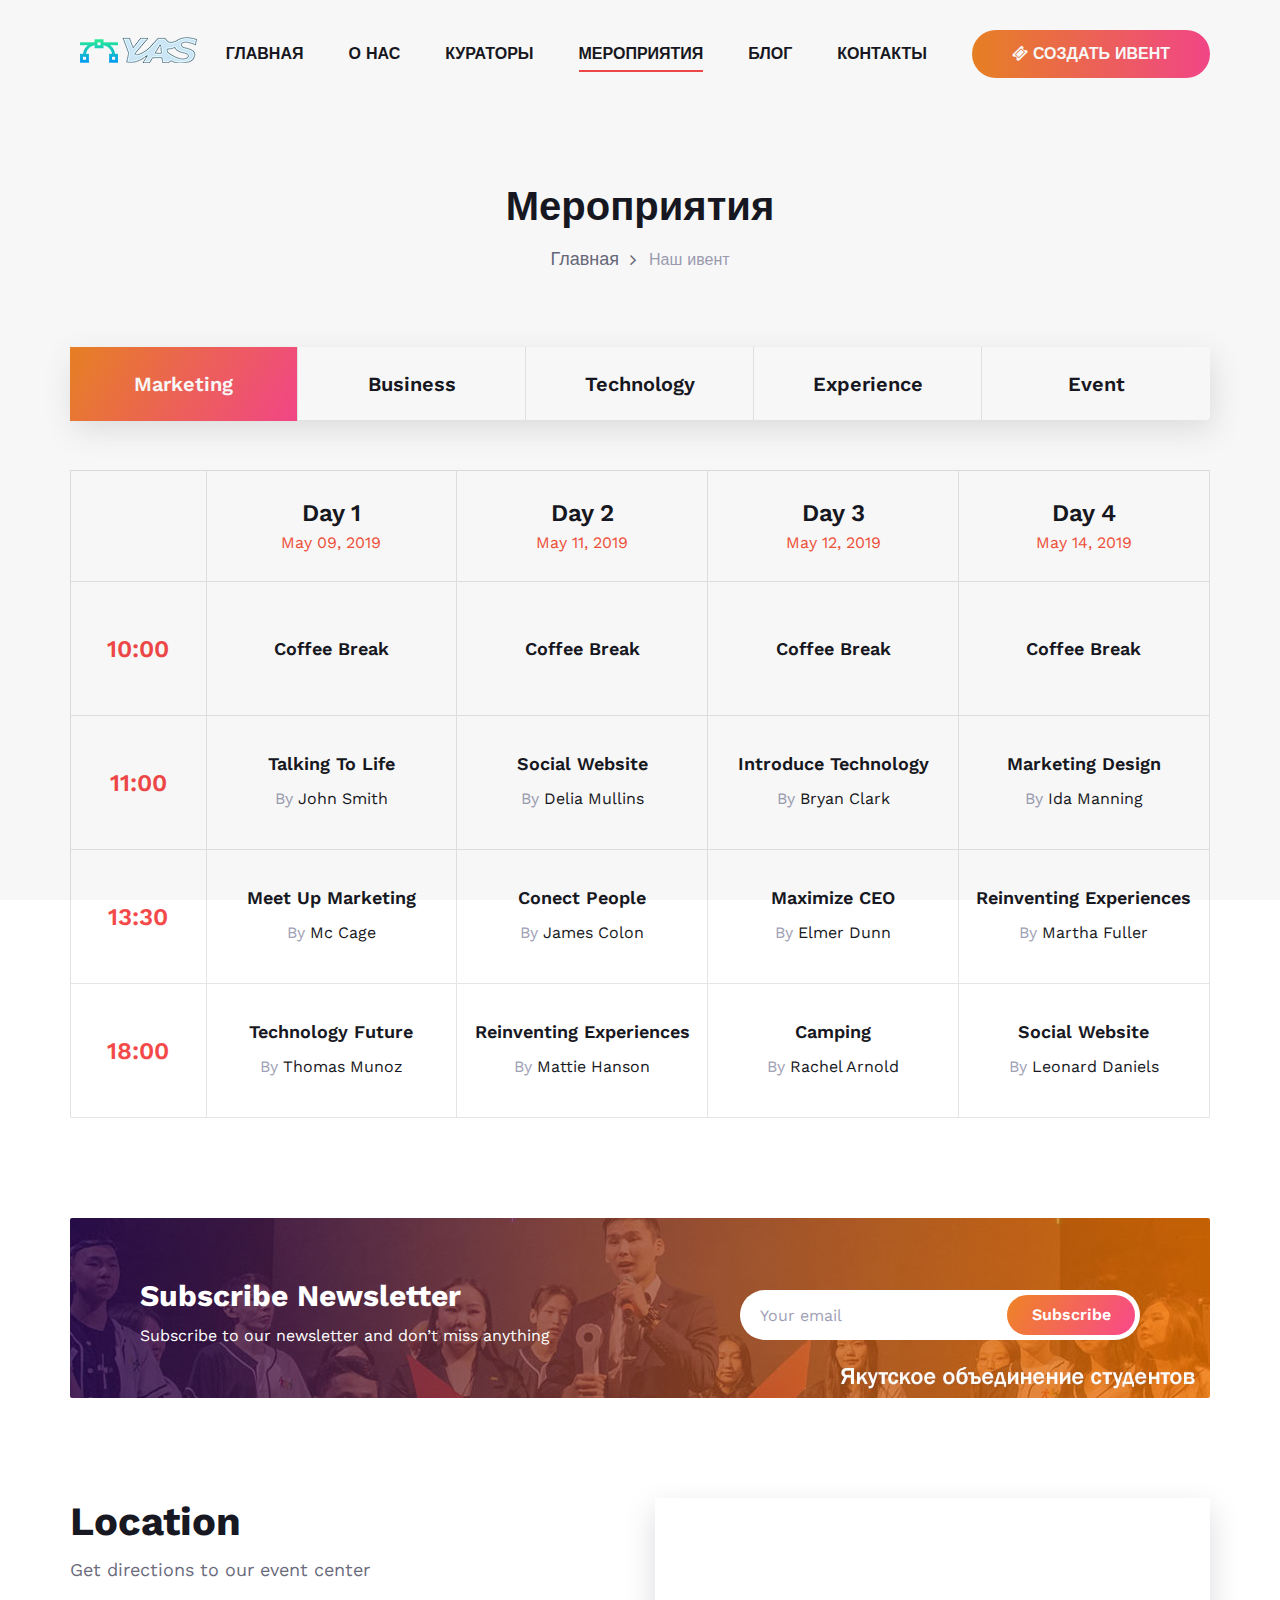
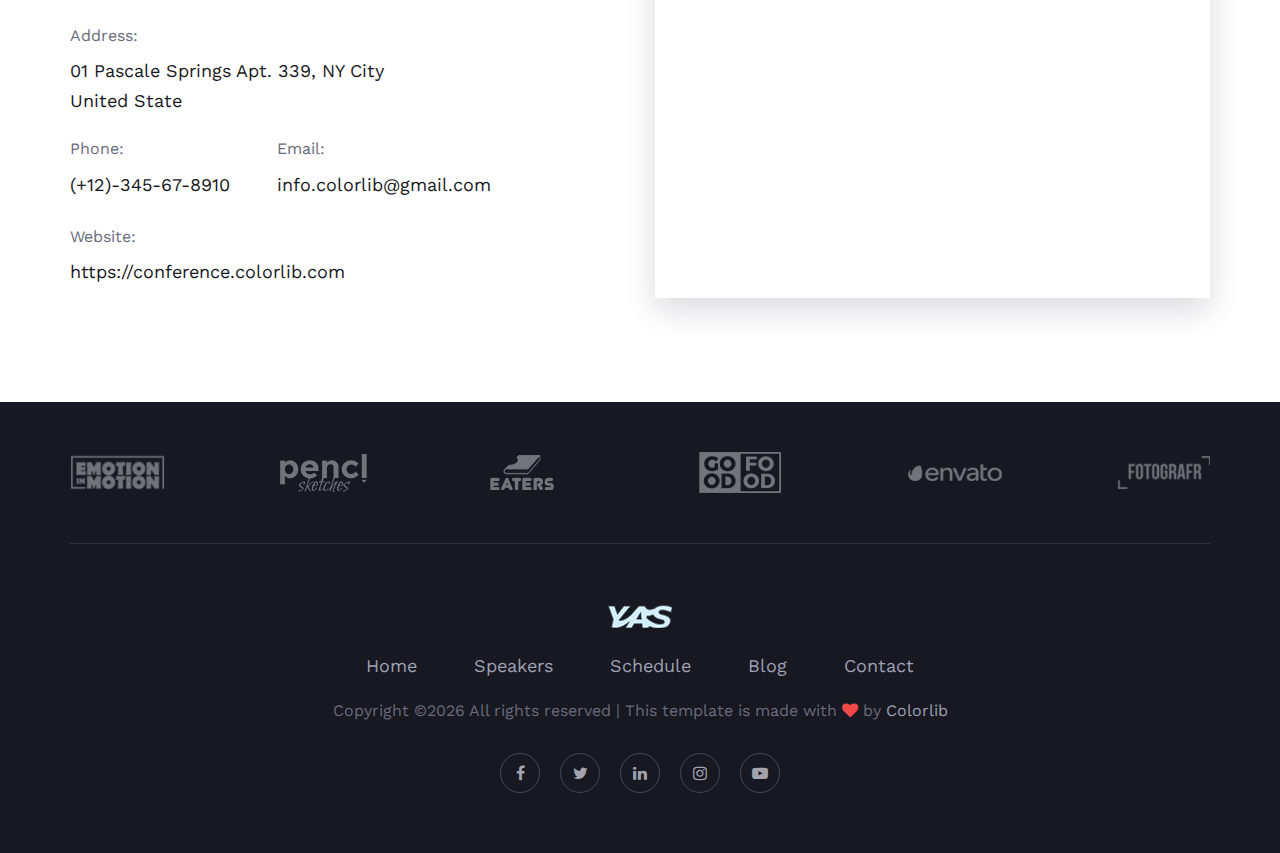
<file: schedule.html>
<!DOCTYPE html>
<html lang="zxx">

<head>
    <meta charset="UTF-8">
    <meta name="description" content="Manup Template">
    <meta name="keywords" content="Manup, unica, creative, html">
    <meta name="viewport" content="width=device-width, initial-scale=1.0">
    <meta http-equiv="X-UA-Compatible" content="ie=edge">
    <title>Мероприятия | ЯОС</title>

    <!-- Google Font -->
    <link href="https://fonts.googleapis.com/css?family=Work+Sans:400,500,600,700,800,900&display=swap"
        rel="stylesheet">
    <link href="https://fonts.googleapis.com/css?family=Poppins:400,500,600,700&display=swap" rel="stylesheet">


    <!-- Css Styles -->
    <link rel="stylesheet" href="css/bootstrap.min.css" type="text/css">
    <link rel="stylesheet" href="css/font-awesome.min.css" type="text/css">
    <link rel="stylesheet" href="css/elegant-icons.css" type="text/css">
    <link rel="stylesheet" href="css/owl.carousel.min.css" type="text/css">
    <link rel="stylesheet" href="css/magnific-popup.css" type="text/css">
    <link rel="stylesheet" href="css/slicknav.min.css" type="text/css">
    <link rel="stylesheet" href="css/style.css" type="text/css">
</head>

<body>
    <!-- Page Preloder -->
    <div id="preloder">
        <div class="loader"></div>
    </div>

    <!-- Header Section Begin -->
    <header class="header-section">
        <div class="container">
            <div class="logo">
                <a href="./index.html">
                    <img src="img/logo.png" alt="">
                </a>
            </div>
            <div class="nav-menu">
                <nav class="mainmenu mobile-menu">
                    <ul>
                        <li><a href="./index.html">Главная</a></li>
                        <li><a href="./about-us.html">О нас</a></li>
                        <li><a href="./speaker.html">Кураторы</a></li>
                        <li class="active"><a href="./schedule.html">Мероприятия</a></li>
                        <li><a href="./blog.html">Блог</a></li>
                        <li><a href="./contact.html">Контакты</a></li>
                    </ul>
                </nav>
                <a href="#" class="primary-btn top-btn"><i class="fa fa-ticket"></i> СОЗДАТЬ ИВЕНТ</a>
            </div>
            <div id="mobile-menu-wrap"></div>
        </div>
    </header>
    <!-- Header End -->

    <!-- Breadcrumb Section Begin -->
    <section class="breadcrumb-section">
        <div class="container">
            <div class="row">
                <div class="col-lg-12">
                    <div class="breadcrumb-text">
                        <h2>Мероприятия</h2>
                        <div class="bt-option">
                            <a href="index.html">Главная</a>
                            <span>Наш ивент</span>
                        </div>
                    </div>
                </div>
            </div>
        </div>
    </section>
    <!-- Breadcrumb Section End -->

    <!-- Schedule Table Section Begin -->
    <section class="schedule-table-section spad">
        <div class="container">
            <div class="row">
                <div class="col-lg-12">
                    <div class="schedule-table-tab">
                        <ul class="nav nav-tabs" role="tablist">
                            <li class="nav-item">
                                <a class="nav-link active" data-toggle="tab" href="#tabs-1" role="tab">Marketing</a>
                            </li>
                            <li class="nav-item">
                                <a class="nav-link" data-toggle="tab" href="#tabs-2" role="tab">Business</a>
                            </li>
                            <li class="nav-item">
                                <a class="nav-link" data-toggle="tab" href="#tabs-3" role="tab">Technology</a>
                            </li>
                            <li class="nav-item">
                                <a class="nav-link" data-toggle="tab" href="#tabs-4" role="tab">Experience</a>
                            </li>
                            <li class="nav-item">
                                <a class="nav-link" data-toggle="tab" href="#tabs-5" role="tab">Event</a>
                            </li>
                        </ul><!-- Tab panes -->
                        <div class="tab-content">
                            <div class="tab-pane active" id="tabs-1" role="tabpanel">
                                <div class="schedule-table-content">
                                    <table>
                                        <thead>
                                            <tr>
                                                <th></th>
                                                <th>
                                                    <strong>Day 1</strong>
                                                    <span>May 09, 2019</span>
                                                </th>
                                                <th>
                                                    <strong>Day 2</strong>
                                                    <span>May 11, 2019</span>
                                                </th>
                                                <th>
                                                    <strong>Day 3</strong>
                                                    <span>May 12, 2019</span>
                                                </th>
                                                <th>
                                                    <strong>Day 4</strong>
                                                    <span>May 14, 2019</span>
                                                </th>
                                            </tr>
                                        </thead>
                                        <tbody>
                                            <tr>
                                                <td class="event-time">10:00</td>
                                                <td class="break hover-bg">
                                                    <h5>Coffee Break</h5>
                                                </td>
                                                <td class="break hover-bg">
                                                    <h5>Coffee Break</h5>
                                                </td>
                                                <td class="break hover-bg">
                                                    <h5>Coffee Break</h5>
                                                </td>
                                                <td class="break hover-bg">
                                                    <h5>Coffee Break</h5>
                                                </td>
                                            </tr>
                                            <tr>
                                                <td class="event-time">11:00</td>
                                                <td class="hover-bg">
                                                    <h5>Talking To Life</h5>
                                                    <p><span>By</span> John Smith</p>
                                                </td>
                                                <td class="hover-bg">
                                                    <h5>Social Website</h5>
                                                    <p><span>By</span> Delia Mullins</p>
                                                </td>
                                                <td class="hover-bg">
                                                    <h5>Introduce Technology</h5>
                                                    <p><span>By</span> Bryan Clark</p>
                                                </td>
                                                <td class="hover-bg">
                                                    <h5>Marketing Design</h5>
                                                    <p><span>By</span> Ida Manning</p>
                                                </td>
                                            </tr>
                                            <tr>
                                                <td class="event-time">13:30</td>
                                                <td class="hover-bg">
                                                    <h5>Meet Up Marketing</h5>
                                                    <p><span>By</span> Mc Cage</p>
                                                </td>
                                                <td class="hover-bg">
                                                    <h5>Conect People</h5>
                                                    <p><span>By</span> James Colon</p>
                                                </td>
                                                <td class="hover-bg">
                                                    <h5>Maximize CEO</h5>
                                                    <p><span>By</span> Elmer Dunn</p>
                                                </td>
                                                <td class="hover-bg">
                                                    <h5>Reinventing Experiences</h5>
                                                    <p><span>By</span> Martha Fuller</p>
                                                </td>
                                            </tr>
                                            <tr>
                                                <td class="event-time">18:00</td>
                                                <td class="hover-bg">
                                                    <h5>Technology Future</h5>
                                                    <p><span>By</span> Thomas Munoz</p>
                                                </td>
                                                <td class="hover-bg">
                                                    <h5>Reinventing Experiences</h5>
                                                    <p><span>By</span> Mattie Hanson</p>
                                                </td>
                                                <td class="hover-bg">
                                                    <h5>Camping</h5>
                                                    <p><span>By</span> Rachel Arnold</p>
                                                </td>
                                                <td class="hover-bg">
                                                    <h5>Social Website</h5>
                                                    <p><span>By</span> Leonard Daniels</p>
                                                </td>
                                            </tr>
                                        </tbody>
                                    </table>
                                </div>
                            </div>
                            <div class="tab-pane" id="tabs-2" role="tabpanel">
                                <div class="schedule-table-content">
                                    <table>
                                        <thead>
                                            <tr>
                                                <th></th>
                                                <th>
                                                    <strong>Day 1</strong>
                                                    <span>May 09, 2019</span>
                                                </th>
                                                <th>
                                                    <strong>Day 2</strong>
                                                    <span>May 11, 2019</span>
                                                </th>
                                                <th>
                                                    <strong>Day 3</strong>
                                                    <span>May 12, 2019</span>
                                                </th>
                                                <th>
                                                    <strong>Day 4</strong>
                                                    <span>May 14, 2019</span>
                                                </th>
                                            </tr>
                                        </thead>
                                        <tbody>
                                            <tr>
                                                <td class="event-time">15:00</td>
                                                <td class="break hover-bg">
                                                    <h5>Coffee Break</h5>
                                                </td>
                                                <td class="break hover-bg">
                                                    <h5>Coffee Break</h5>
                                                </td>
                                                <td class="break hover-bg">
                                                    <h5>Coffee Break</h5>
                                                </td>
                                                <td class="break hover-bg">
                                                    <h5>Coffee Break</h5>
                                                </td>
                                            </tr>
                                            <tr>
                                                <td class="event-time">16:00</td>
                                                <td class="hover-bg">
                                                    <h5>Talking To Life</h5>
                                                    <p><span>By</span> John Smith</p>
                                                </td>
                                                <td class="hover-bg">
                                                    <h5>Social Website</h5>
                                                    <p><span>By</span> Delia Mullins</p>
                                                </td>
                                                <td class="hover-bg">
                                                    <h5>Introduce Technology</h5>
                                                    <p><span>By</span> Bryan Clark</p>
                                                </td>
                                                <td class="hover-bg">
                                                    <h5>Marketing Design</h5>
                                                    <p><span>By</span> Ida Manning</p>
                                                </td>
                                            </tr>
                                            <tr>
                                                <td class="event-time">17:30</td>
                                                <td class="hover-bg">
                                                    <h5>Meet Up Marketing</h5>
                                                    <p><span>By</span> Mc Cage</p>
                                                </td>
                                                <td class="hover-bg">
                                                    <h5>Conect People</h5>
                                                    <p><span>By</span> James Colon</p>
                                                </td>
                                                <td class="hover-bg">
                                                    <h5>Maximize CEO</h5>
                                                    <p><span>By</span> Elmer Dunn</p>
                                                </td>
                                                <td class="hover-bg">
                                                    <h5>Reinventing Experiences</h5>
                                                    <p><span>By</span> Martha Fuller</p>
                                                </td>
                                            </tr>
                                            <tr>
                                                <td class="event-time">18:00</td>
                                                <td class="hover-bg">
                                                    <h5>Technology Future</h5>
                                                    <p><span>By</span> Thomas Munoz</p>
                                                </td>
                                                <td class="hover-bg">
                                                    <h5>Reinventing Experiences</h5>
                                                    <p><span>By</span> Mattie Hanson</p>
                                                </td>
                                                <td class="hover-bg">
                                                    <h5>Camping</h5>
                                                    <p><span>By</span> Rachel Arnold</p>
                                                </td>
                                                <td class="hover-bg">
                                                    <h5>Social Website</h5>
                                                    <p><span>By</span> Leonard Daniels</p>
                                                </td>
                                            </tr>
                                        </tbody>
                                    </table>
                                </div>
                            </div>
                            <div class="tab-pane" id="tabs-3" role="tabpanel">
                                <div class="schedule-table-content">
                                    <table>
                                        <thead>
                                            <tr>
                                                <th></th>
                                                <th>
                                                    <strong>Day 1</strong>
                                                    <span>May 09, 2019</span>
                                                </th>
                                                <th>
                                                    <strong>Day 2</strong>
                                                    <span>May 11, 2019</span>
                                                </th>
                                                <th>
                                                    <strong>Day 3</strong>
                                                    <span>May 12, 2019</span>
                                                </th>
                                                <th>
                                                    <strong>Day 4</strong>
                                                    <span>May 14, 2019</span>
                                                </th>
                                            </tr>
                                        </thead>
                                        <tbody>
                                            <tr>
                                                <td class="event-time">16:00</td>
                                                <td class="break hover-bg">
                                                    <h5>Coffee Break</h5>
                                                </td>
                                                <td class="break hover-bg">
                                                    <h5>Coffee Break</h5>
                                                </td>
                                                <td class="break hover-bg">
                                                    <h5>Coffee Break</h5>
                                                </td>
                                                <td class="break hover-bg">
                                                    <h5>Coffee Break</h5>
                                                </td>
                                            </tr>
                                            <tr>
                                                <td class="event-time">17:00</td>
                                                <td class="hover-bg">
                                                    <h5>Talking To Life</h5>
                                                    <p><span>By</span> John Smith</p>
                                                </td>
                                                <td class="hover-bg">
                                                    <h5>Social Website</h5>
                                                    <p><span>By</span> Delia Mullins</p>
                                                </td>
                                                <td class="hover-bg">
                                                    <h5>Introduce Technology</h5>
                                                    <p><span>By</span> Bryan Clark</p>
                                                </td>
                                                <td class="hover-bg">
                                                    <h5>Marketing Design</h5>
                                                    <p><span>By</span> Ida Manning</p>
                                                </td>
                                            </tr>
                                            <tr>
                                                <td class="event-time">18:30</td>
                                                <td class="hover-bg">
                                                    <h5>Meet Up Marketing</h5>
                                                    <p><span>By</span> Mc Cage</p>
                                                </td>
                                                <td class="hover-bg">
                                                    <h5>Conect People</h5>
                                                    <p><span>By</span> James Colon</p>
                                                </td>
                                                <td class="hover-bg">
                                                    <h5>Maximize CEO</h5>
                                                    <p><span>By</span> Elmer Dunn</p>
                                                </td>
                                                <td class="hover-bg">
                                                    <h5>Reinventing Experiences</h5>
                                                    <p><span>By</span> Martha Fuller</p>
                                                </td>
                                            </tr>
                                            <tr>
                                                <td class="event-time">19:00</td>
                                                <td class="hover-bg">
                                                    <h5>Technology Future</h5>
                                                    <p><span>By</span> Thomas Munoz</p>
                                                </td>
                                                <td class="hover-bg">
                                                    <h5>Reinventing Experiences</h5>
                                                    <p><span>By</span> Mattie Hanson</p>
                                                </td>
                                                <td class="hover-bg">
                                                    <h5>Camping</h5>
                                                    <p><span>By</span> Rachel Arnold</p>
                                                </td>
                                                <td class="hover-bg">
                                                    <h5>Social Website</h5>
                                                    <p><span>By</span> Leonard Daniels</p>
                                                </td>
                                            </tr>
                                        </tbody>
                                    </table>
                                </div>
                            </div>
                            <div class="tab-pane" id="tabs-4" role="tabpanel">
                                <div class="schedule-table-content">
                                    <table>
                                        <thead>
                                            <tr>
                                                <th></th>
                                                <th>
                                                    <strong>Day 1</strong>
                                                    <span>May 09, 2019</span>
                                                </th>
                                                <th>
                                                    <strong>Day 2</strong>
                                                    <span>May 11, 2019</span>
                                                </th>
                                                <th>
                                                    <strong>Day 3</strong>
                                                    <span>May 12, 2019</span>
                                                </th>
                                                <th>
                                                    <strong>Day 4</strong>
                                                    <span>May 14, 2019</span>
                                                </th>
                                            </tr>
                                        </thead>
                                        <tbody>
                                            <tr>
                                                <td class="event-time">09:00</td>
                                                <td class="break hover-bg">
                                                    <h5>Coffee Break</h5>
                                                </td>
                                                <td class="break hover-bg">
                                                    <h5>Coffee Break</h5>
                                                </td>
                                                <td class="break hover-bg">
                                                    <h5>Coffee Break</h5>
                                                </td>
                                                <td class="break hover-bg">
                                                    <h5>Coffee Break</h5>
                                                </td>
                                            </tr>
                                            <tr>
                                                <td class="event-time">10:00</td>
                                                <td class="hover-bg">
                                                    <h5>Talking To Life</h5>
                                                    <p><span>By</span> John Smith</p>
                                                </td>
                                                <td class="hover-bg">
                                                    <h5>Social Website</h5>
                                                    <p><span>By</span> Delia Mullins</p>
                                                </td>
                                                <td class="hover-bg">
                                                    <h5>Introduce Technology</h5>
                                                    <p><span>By</span> Bryan Clark</p>
                                                </td>
                                                <td class="hover-bg">
                                                    <h5>Marketing Design</h5>
                                                    <p><span>By</span> Ida Manning</p>
                                                </td>
                                            </tr>
                                            <tr>
                                                <td class="event-time">13:30</td>
                                                <td class="hover-bg">
                                                    <h5>Meet Up Marketing</h5>
                                                    <p><span>By</span> Mc Cage</p>
                                                </td>
                                                <td class="hover-bg">
                                                    <h5>Conect People</h5>
                                                    <p><span>By</span> James Colon</p>
                                                </td>
                                                <td class="hover-bg">
                                                    <h5>Maximize CEO</h5>
                                                    <p><span>By</span> Elmer Dunn</p>
                                                </td>
                                                <td class="hover-bg">
                                                    <h5>Reinventing Experiences</h5>
                                                    <p><span>By</span> Martha Fuller</p>
                                                </td>
                                            </tr>
                                            <tr>
                                                <td class="event-time">14:00</td>
                                                <td class="hover-bg">
                                                    <h5>Technology Future</h5>
                                                    <p><span>By</span> Thomas Munoz</p>
                                                </td>
                                                <td class="hover-bg">
                                                    <h5>Reinventing Experiences</h5>
                                                    <p><span>By</span> Mattie Hanson</p>
                                                </td>
                                                <td class="hover-bg">
                                                    <h5>Camping</h5>
                                                    <p><span>By</span> Rachel Arnold</p>
                                                </td>
                                                <td class="hover-bg">
                                                    <h5>Social Website</h5>
                                                    <p><span>By</span> Leonard Daniels</p>
                                                </td>
                                            </tr>
                                        </tbody>
                                    </table>
                                </div>
                            </div>
                            <div class="tab-pane" id="tabs-5" role="tabpanel">
                                <div class="schedule-table-content">
                                    <table>
                                        <thead>
                                            <tr>
                                                <th></th>
                                                <th>
                                                    <strong>Day 1</strong>
                                                    <span>May 09, 2019</span>
                                                </th>
                                                <th>
                                                    <strong>Day 2</strong>
                                                    <span>May 11, 2019</span>
                                                </th>
                                                <th>
                                                    <strong>Day 3</strong>
                                                    <span>May 12, 2019</span>
                                                </th>
                                                <th>
                                                    <strong>Day 4</strong>
                                                    <span>May 14, 2019</span>
                                                </th>
                                            </tr>
                                        </thead>
                                        <tbody>
                                            <tr>
                                                <td class="event-time">20:00</td>
                                                <td class="break hover-bg">
                                                    <h5>Coffee Break</h5>
                                                </td>
                                                <td class="break hover-bg">
                                                    <h5>Coffee Break</h5>
                                                </td>
                                                <td class="break hover-bg">
                                                    <h5>Coffee Break</h5>
                                                </td>
                                                <td class="break hover-bg">
                                                    <h5>Coffee Break</h5>
                                                </td>
                                            </tr>
                                            <tr>
                                                <td class="event-time">22:00</td>
                                                <td class="hover-bg">
                                                    <h5>Talking To Life</h5>
                                                    <p><span>By</span> John Smith</p>
                                                </td>
                                                <td class="hover-bg">
                                                    <h5>Social Website</h5>
                                                    <p><span>By</span> Delia Mullins</p>
                                                </td>
                                                <td class="hover-bg">
                                                    <h5>Introduce Technology</h5>
                                                    <p><span>By</span> Bryan Clark</p>
                                                </td>
                                                <td class="hover-bg">
                                                    <h5>Marketing Design</h5>
                                                    <p><span>By</span> Ida Manning</p>
                                                </td>
                                            </tr>
                                            <tr>
                                                <td class="event-time">23:30</td>
                                                <td class="hover-bg">
                                                    <h5>Meet Up Marketing</h5>
                                                    <p><span>By</span> Mc Cage</p>
                                                </td>
                                                <td class="hover-bg">
                                                    <h5>Conect People</h5>
                                                    <p><span>By</span> James Colon</p>
                                                </td>
                                                <td class="hover-bg">
                                                    <h5>Maximize CEO</h5>
                                                    <p><span>By</span> Elmer Dunn</p>
                                                </td>
                                                <td class="hover-bg">
                                                    <h5>Reinventing Experiences</h5>
                                                    <p><span>By</span> Martha Fuller</p>
                                                </td>
                                            </tr>
                                            <tr>
                                                <td class="event-time">24:00</td>
                                                <td class="hover-bg">
                                                    <h5>Technology Future</h5>
                                                    <p><span>By</span> Thomas Munoz</p>
                                                </td>
                                                <td class="hover-bg">
                                                    <h5>Reinventing Experiences</h5>
                                                    <p><span>By</span> Mattie Hanson</p>
                                                </td>
                                                <td class="hover-bg">
                                                    <h5>Camping</h5>
                                                    <p><span>By</span> Rachel Arnold</p>
                                                </td>
                                                <td class="hover-bg">
                                                    <h5>Social Website</h5>
                                                    <p><span>By</span> Leonard Daniels</p>
                                                </td>
                                            </tr>
                                        </tbody>
                                    </table>
                                </div>
                            </div>
                        </div>
                    </div>
                </div>
            </div>
        </div>
    </section>
    <!-- Schedule Table Section End -->

    <!-- Newslatter Section Begin -->
    <section class="newslatter-section about-newslatter">
        <div class="container">
            <div class="newslatter-inner set-bg" data-setbg="img/newslatter-bg.jpg">
                <div class="ni-text">
                    <h3>Subscribe Newsletter</h3>
                    <p>Subscribe to our newsletter and don’t miss anything</p>
                </div>
                <form action="#" class="ni-form">
                    <input type="text" placeholder="Your email">
                    <button type="submit">Subscribe</button>
                </form>
            </div>
        </div>
    </section>
    <!-- Newslatter Section End -->

    <!-- Contact Section Begin -->
    <section class="contact-section spad">
        <div class="container">
            <div class="row">
                <div class="col-lg-6">
                    <div class="section-title">
                        <h2>Location</h2>
                        <p>Get directions to our event center</p>
                    </div>
                    <div class="cs-text">
                        <div class="ct-address">
                            <span>Address:</span>
                            <p>01 Pascale Springs Apt. 339, NY City <br />United State</p>
                        </div>
                        <ul>
                            <li>
                                <span>Phone:</span>
                                (+12)-345-67-8910
                            </li>
                            <li>
                                <span>Email:</span>
                                info.colorlib@gmail.com
                            </li>
                        </ul>
                        <div class="ct-links">
                            <span>Website:</span>
                            <p>https://conference.colorlib.com</p>
                        </div>
                    </div>
                </div>
                <div class="col-lg-6">
                    <div class="cs-map">
                        <iframe
                            src="https://www.google.com/maps/embed?pb=!1m18!1m12!1m3!1d52901.38789495531!2d-118.19465514866786!3d34.03523211493029!2m3!1f0!2f0!3f0!3m2!1i1024!2i768!4f13.1!3m3!1m2!1s0x80c2cf71ad83ff9f%3A0x518b28657f4543b7!2sEast%20Los%20Angeles%2C%20CA%2C%20USA!5e0!3m2!1sen!2sbd!4v1579763856144!5m2!1sen!2sbd"
                            height="400" style="border:0;" allowfullscreen=""></iframe>
                    </div>
                </div>
            </div>
        </div>
    </section>
    <!-- Contact Section End -->

    <!-- Footer Section Begin -->
    <footer class="footer-section">
        <div class="container">
            <div class="partner-logo owl-carousel">
                <a href="#" class="pl-table">
                    <div class="pl-tablecell">
                        <img src="img/partner-logo/logo-1.png" alt="">
                    </div>
                </a>
                <a href="#" class="pl-table">
                    <div class="pl-tablecell">
                        <img src="img/partner-logo/logo-2.png" alt="">
                    </div>
                </a>
                <a href="#" class="pl-table">
                    <div class="pl-tablecell">
                        <img src="img/partner-logo/logo-3.png" alt="">
                    </div>
                </a>
                <a href="#" class="pl-table">
                    <div class="pl-tablecell">
                        <img src="img/partner-logo/logo-4.png" alt="">
                    </div>
                </a>
                <a href="#" class="pl-table">
                    <div class="pl-tablecell">
                        <img src="img/partner-logo/logo-5.png" alt="">
                    </div>
                </a>
                <a href="#" class="pl-table">
                    <div class="pl-tablecell">
                        <img src="img/partner-logo/logo-6.png" alt="">
                    </div>
                </a>
            </div>
            <div class="row">
                <div class="col-lg-12">
                    <div class="footer-text">
                        <div class="ft-logo">
                            <a href="#" class="footer-logo"><img src="img/footer-logo.png" alt=""></a>
                        </div>
                        <ul>
                            <li><a href="#">Home</a></li>
                            <li><a href="#">Speakers</a></li>
                            <li><a href="#">Schedule</a></li>
                            <li><a href="#">Blog</a></li>
                            <li><a href="#">Contact</a></li>
                        </ul>
                        <div class="copyright-text"><p><!-- Link back to Colorlib can't be removed. Template is licensed under CC BY 3.0. -->
  Copyright &copy;<script>document.write(new Date().getFullYear());</script> All rights reserved | This template is made with <i class="fa fa-heart" aria-hidden="true"></i> by <a href="https://colorlib.com" target="_blank">Colorlib</a>
  <!-- Link back to Colorlib can't be removed. Template is licensed under CC BY 3.0. --></p></div>
                        <div class="ft-social">
                            <a href="#"><i class="fa fa-facebook"></i></a>
                            <a href="#"><i class="fa fa-twitter"></i></a>
                            <a href="#"><i class="fa fa-linkedin"></i></a>
                            <a href="#"><i class="fa fa-instagram"></i></a>
                            <a href="#"><i class="fa fa-youtube-play"></i></a>
                        </div>
                    </div>
                </div>
            </div>
        </div>
    </footer>
    <!-- Footer Section End -->

    <!-- Js Plugins -->
    <script src="js/jquery-3.3.1.min.js"></script>
    <script src="js/bootstrap.min.js"></script>
    <script src="js/jquery.magnific-popup.min.js"></script>
    <script src="js/jquery.countdown.min.js"></script>
    <script src="js/jquery.slicknav.js"></script>
    <script src="js/owl.carousel.min.js"></script>
    <script src="js/main.js"></script>
</body>

</html>
</file>
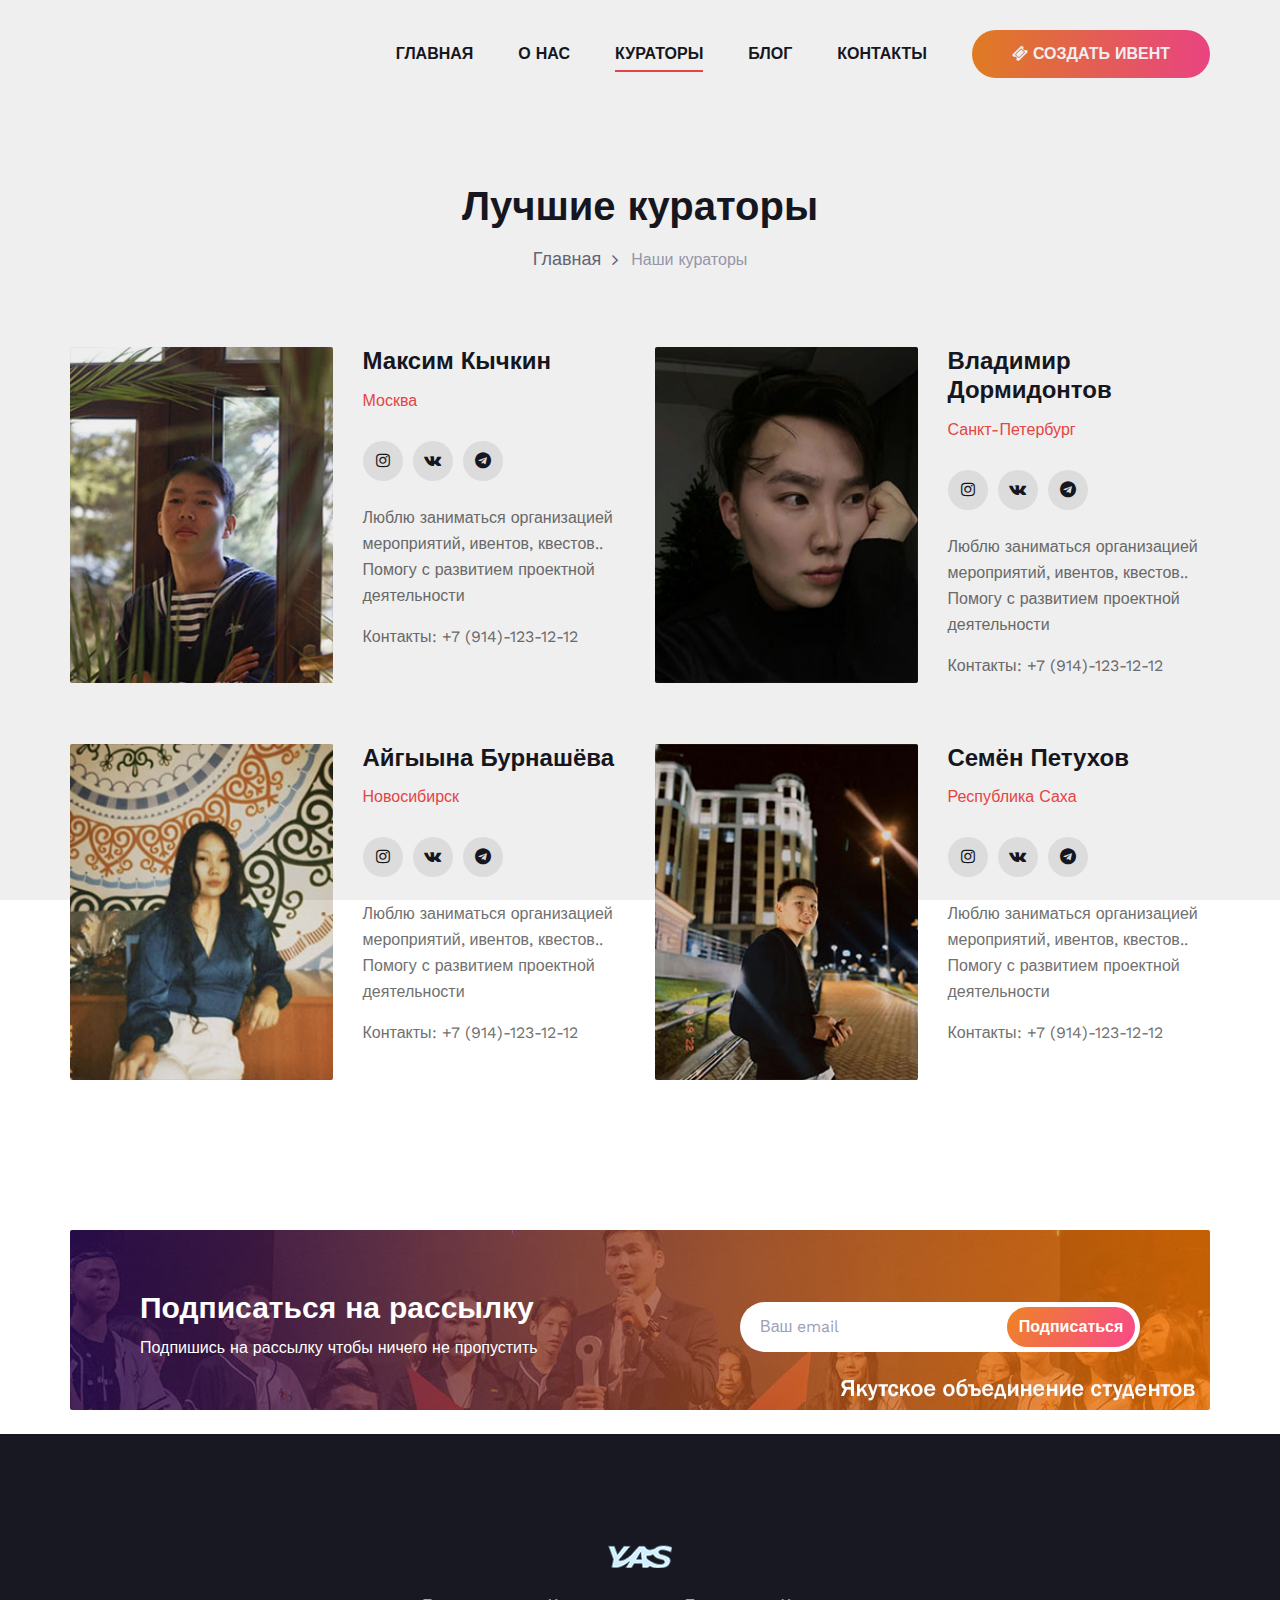
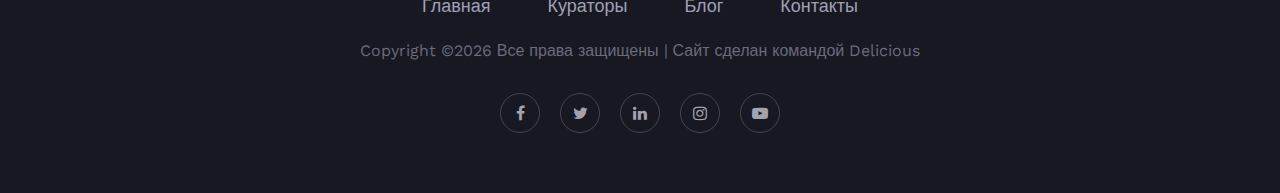
<file: speaker.html>
<!DOCTYPE html>
<html lang="zxx">

<head>
    <meta charset="UTF-8">
    <meta name="description" content="Manup Template">
    <meta name="keywords" content="Manup, unica, creative, html">
    <meta name="viewport" content="width=device-width, initial-scale=1.0">
    <meta http-equiv="X-UA-Compatible" content="ie=edge">
    <title>Кураторы</title>

    <!-- Google Font -->
    <link href="https://fonts.googleapis.com/css?family=Work+Sans:400,500,600,700,800,900&display=swap"
        rel="stylesheet">
    <link href="https://fonts.googleapis.com/css?family=Poppins:400,500,600,700&display=swap" rel="stylesheet">


    <!-- Css Styles -->
    <link rel="stylesheet" href="css/bootstrap.min.css" type="text/css">
    <link rel="stylesheet" href="css/font-awesome.min.css" type="text/css">
    <link rel="stylesheet" href="css/elegant-icons.css" type="text/css">
    <link rel="stylesheet" href="css/owl.carousel.min.css" type="text/css">
    <link rel="stylesheet" href="css/magnific-popup.css" type="text/css">
    <link rel="stylesheet" href="css/slicknav.min.css" type="text/css">
    <link rel="stylesheet" href="css/style.css" type="text/css">
    <link rel="icon" href="img/favicon.ico" type="image/x-icon">
</head>

<body>
    <!-- Page Preloder -->
    <div id="preloder">
        <div class="loader"></div>
    </div>

    <!-- Header Section Begin -->
        <header class="header-section">
        <div class="container"> 
            <div class="nav-menu">
                <nav class="mainmenu mobile-menu">
                    <ul>
                        <li><a href="./index.html">Главная</a></li>
                        <li><a href="./about-us.html">О нас</a></li>
                        <li class="active"><a href="./speaker.html">Кураторы</a></li>
                        <li><a href="./blog.html">Блог</a></li>
                        <li><a href="./contact.html">Контакты</a></li>
                    </ul>
                </nav>
                <a href="contact.html" class="primary-btn top-btn"><i class="fa fa-ticket"></i> СОЗДАТЬ ИВЕНТ</a>
            </div>
            <div id="mobile-menu-wrap"></div>
        </div>
    </header>
    <!-- Header End -->

    <!-- Breadcrumb Section Begin -->
    <section class="breadcrumb-section">
        <div class="container">
            <div class="row">
                <div class="col-lg-12">
                    <div class="breadcrumb-text">
                        <h2>Лучшие кураторы</h2>
                        <div class="bt-option">
                            <a href="#">Главная</a>
                            <span>Наши кураторы</span>
                        </div>
                    </div>
                </div>
            </div>
        </div>
    </section>
    <!-- Breadcrumb Section End -->

    <!-- Speaker Section Begin -->
    <section class="speaker-section spad">
        <div class="container">
            <div class="row">
                <div class="col-sm-6">
                    <div class="speaker-item">
                        <div class="row">
                            <div class="col-lg-6">
                                <div class="si-pic">
                                    <img src="img/speakers/speaker-1.jpg" alt="">
                                </div>
                            </div>
                            <div class="col-lg-6">
                                <div class="si-text">
                                    <div class="si-title">
                                        <h4>Максим Кычкин</h4>
                                        <span>Москва</span>
                                    </div>
                                    <div class="si-social">
                                        <a href="#"><i class="fa fa-instagram"></i></a>
                                        <a href="#"><i class="fa fa-vk"></i></a>
                                        <a href="#"><i class="fa fa-telegram"></i></a>
                                    </div>
                                    <p>Люблю заниматься организацией мероприятий, ивентов, квестов.. Помогу с развитием
                                    проектной деятельности</p>
                                    <p>Контакты: +7 (914)-123-12-12 </p>
                                </div>
                            </div>
                        </div>
                    </div>
                </div>
                <div class="col-sm-6">
                    <div class="speaker-item">
                        <div class="row">
                            <div class="col-lg-6">
                                <div class="si-pic">
                                    <img src="img/speakers/speaker-3.jpg" alt="">
                                </div>
                            </div>
                            <div class="col-lg-6">
                                <div class="si-text">
                                    <div class="si-title">
                                        <h4>Владимир Дормидонтов</h4>
                                        <span>Санкт-Петербург</span>
                                    </div>
                                    <div class="si-social">
                                        <a href="#"><i class="fa fa-instagram"></i></a>
                                        <a href="#"><i class="fa fa-vk"></i></a>
                                        <a href="#"><i class="fa fa-telegram"></i></a>
                                    </div>
                                    <p>Люблю заниматься организацией мероприятий, ивентов, квестов.. Помогу с развитием
                                    проектной деятельности</p>
                                    <p>Контакты: +7 (914)-123-12-12 </p>
                                </div>
                            </div>
                        </div>
                    </div>
                </div>
                <div class="col-sm-6">
                    <div class="speaker-item">
                        <div class="row">
                            <div class="col-lg-6">
                                <div class="si-pic">
                                    <img src="img/speakers/speaker-6.jpg" alt="">
                                </div>
                            </div>
                            <div class="col-lg-6">
                                <div class="si-text">
                                    <div class="si-title">
                                        <h4>Айгыына Бурнашёва</h4>
                                        <span>Новосибирск</span>
                                    </div>
                                    <div class="si-social">
                                        <a href="#"><i class="fa fa-instagram"></i></a>
                                        <a href="#"><i class="fa fa-vk"></i></a>
                                        <a href="#"><i class="fa fa-telegram"></i></a>
                                    </div>
                                    <p>Люблю заниматься организацией мероприятий, ивентов, квестов.. Помогу с развитием
                                    проектной деятельности</p>
                                    <p>Контакты: +7 (914)-123-12-12 </p>
                                </div>
                            </div>
                        </div>
                    </div>
                </div>
                <div class="col-sm-6">
                    <div class="speaker-item">
                        <div class="row">
                            <div class="col-lg-6">
                                <div class="si-pic">
                                    <img src="img/speakers/speaker-2.jpg" alt="">
                                </div>
                            </div>
                            <div class="col-lg-6">
                                <div class="si-text">
                                    <div class="si-title">
                                        <h4>Семён Петухов</h4>
                                        <span>Республика Саха</span>
                                    </div>
                                    <div class="si-social">
                                        <a href="#"><i class="fa fa-instagram"></i></a>
                                        <a href="#"><i class="fa fa-vk"></i></a>
                                        <a href="#"><i class="fa fa-telegram"></i></a>
                                    </div>
                                    <p>Люблю заниматься организацией мероприятий, ивентов, квестов.. Помогу с развитием
                                    проектной деятельности</p>
                                    <p>Контакты: +7 (914)-123-12-12 </p>
                                </div>
                            </div>
                        </div>
                    </div>
                </div>
            </div>
        </div>
    </section>
    <!-- Speaker Section End -->

    <!-- Newslatter Section Begin -->
    <section class="newslatter-section about-newslatter">
        <div class="container">
            <div class="newslatter-inner set-bg" data-setbg="img/newslatter-bg.jpg">
                <div class="ni-text">
                    <h3>Подписаться на рассылку</h3>
                    <p>Подпишись на рассылку чтобы ничего не пропустить</p>
                </div>
                <form action="#" class="ni-form">
                    <input type="text" placeholder="Ваш email">
                    <button type="submit">Подписаться</button>
                </form>
            </div>
        </div>
    </section>

    <br>

    <footer class="footer-section">
        <div class="container">
            <div class="row">
                <div class="col-lg-12">
                    <div class="footer-text">
                        <div class="ft-logo">
                            <a href="#" class="footer-logo"><img src="img/footer-logo.png" alt=""></a>
                        </div>
                        <ul>
                            <li><a href="#">Главная</a></li>
                            <li><a href="#">Кураторы</a></li>
                            <li><a href="#">Блог</a></li>
                            <li><a href="#">Контакты</a></li>
                        </ul>
                        <div class="copyright-text"><p>
  Copyright &copy;<script>document.write(new Date().getFullYear());</script> Все права защищены | Сайт сделан командой Delicious</a></p></div>
                        <div class="ft-social">
                            <a href="#"><i class="fa fa-facebook"></i></a>
                            <a href="#"><i class="fa fa-twitter"></i></a>
                            <a href="#"><i class="fa fa-linkedin"></i></a>
                            <a href="#"><i class="fa fa-instagram"></i></a>
                            <a href="#"><i class="fa fa-youtube-play"></i></a>
                        </div>
                    </div>
                </div>
            </div>
        </div>
        </footer>
    <!-- Footer Section End -->

    <!-- Js Plugins -->
    <script src="js/jquery-3.3.1.min.js"></script>
    <script src="js/bootstrap.min.js"></script>
    <script src="js/jquery.magnific-popup.min.js"></script>
    <script src="js/jquery.countdown.min.js"></script>
    <script src="js/jquery.slicknav.js"></script>
    <script src="js/owl.carousel.min.js"></script>
    <script src="js/main.js"></script>
</body>

</html>
</file>
<file: css/elegant-icons.css>
@font-face {
	font-family: 'ElegantIcons';
	src:url('../fonts/ElegantIcons.eot');
	src:url('../fonts/ElegantIcons.eot?#iefix') format('embedded-opentype'),
		url('../fonts/ElegantIcons.woff') format('woff'),
		url('../fonts/ElegantIcons.ttf') format('truetype'),
		url('../fonts/ElegantIcons.svg#ElegantIcons') format('svg');
	font-weight: normal;
	font-style: normal;
}

/* Use the following CSS code if you want to use data attributes for inserting your icons */
[data-icon]:before {
	font-family: 'ElegantIcons';
	content: attr(data-icon);
	speak: none;
	font-weight: normal;
	font-variant: normal;
	text-transform: none;
	line-height: 1;
	-webkit-font-smoothing: antialiased;
	-moz-osx-font-smoothing: grayscale;
}

/* Use the following CSS code if you want to have a class per icon */
/*
Instead of a list of all class selectors,
you can use the generic selector below, but it's slower:
[class*="your-class-prefix"] {
*/
.arrow_up, .arrow_down, .arrow_left, .arrow_right, .arrow_left-up, .arrow_right-up, .arrow_right-down, .arrow_left-down, .arrow-up-down, .arrow_up-down_alt, .arrow_left-right_alt, .arrow_left-right, .arrow_expand_alt2, .arrow_expand_alt, .arrow_condense, .arrow_expand, .arrow_move, .arrow_carrot-up, .arrow_carrot-down, .arrow_carrot-left, .arrow_carrot-right, .arrow_carrot-2up, .arrow_carrot-2down, .arrow_carrot-2left, .arrow_carrot-2right, .arrow_carrot-up_alt2, .arrow_carrot-down_alt2, .arrow_carrot-left_alt2, .arrow_carrot-right_alt2, .arrow_carrot-2up_alt2, .arrow_carrot-2down_alt2, .arrow_carrot-2left_alt2, .arrow_carrot-2right_alt2, .arrow_triangle-up, .arrow_triangle-down, .arrow_triangle-left, .arrow_triangle-right, .arrow_triangle-up_alt2, .arrow_triangle-down_alt2, .arrow_triangle-left_alt2, .arrow_triangle-right_alt2, .arrow_back, .icon_minus-06, .icon_plus, .icon_close, .icon_check, .icon_minus_alt2, .icon_plus_alt2, .icon_close_alt2, .icon_check_alt2, .icon_zoom-out_alt, .icon_zoom-in_alt, .icon_search, .icon_box-empty, .icon_box-selected, .icon_minus-box, .icon_plus-box, .icon_box-checked, .icon_circle-empty, .icon_circle-slelected, .icon_stop_alt2, .icon_stop, .icon_pause_alt2, .icon_pause, .icon_menu, .icon_menu-square_alt2, .icon_menu-circle_alt2, .icon_ul, .icon_ol, .icon_adjust-horiz, .icon_adjust-vert, .icon_document_alt, .icon_documents_alt, .icon_pencil, .icon_pencil-edit_alt, .icon_pencil-edit, .icon_folder-alt, .icon_folder-open_alt, .icon_folder-add_alt, .icon_info_alt, .icon_error-oct_alt, .icon_error-circle_alt, .icon_error-triangle_alt, .icon_question_alt2, .icon_question, .icon_comment_alt, .icon_chat_alt, .icon_vol-mute_alt, .icon_volume-low_alt, .icon_volume-high_alt, .icon_quotations, .icon_quotations_alt2, .icon_clock_alt, .icon_lock_alt, .icon_lock-open_alt, .icon_key_alt, .icon_cloud_alt, .icon_cloud-upload_alt, .icon_cloud-download_alt, .icon_image, .icon_images, .icon_lightbulb_alt, .icon_gift_alt, .icon_house_alt, .icon_genius, .icon_mobile, .icon_tablet, .icon_laptop, .icon_desktop, .icon_camera_alt, .icon_mail_alt, .icon_cone_alt, .icon_ribbon_alt, .icon_bag_alt, .icon_creditcard, .icon_cart_alt, .icon_paperclip, .icon_tag_alt, .icon_tags_alt, .icon_trash_alt, .icon_cursor_alt, .icon_mic_alt, .icon_compass_alt, .icon_pin_alt, .icon_pushpin_alt, .icon_map_alt, .icon_drawer_alt, .icon_toolbox_alt, .icon_book_alt, .icon_calendar, .icon_film, .icon_table, .icon_contacts_alt, .icon_headphones, .icon_lifesaver, .icon_piechart, .icon_refresh, .icon_link_alt, .icon_link, .icon_loading, .icon_blocked, .icon_archive_alt, .icon_heart_alt, .icon_star_alt, .icon_star-half_alt, .icon_star, .icon_star-half, .icon_tools, .icon_tool, .icon_cog, .icon_cogs, .arrow_up_alt, .arrow_down_alt, .arrow_left_alt, .arrow_right_alt, .arrow_left-up_alt, .arrow_right-up_alt, .arrow_right-down_alt, .arrow_left-down_alt, .arrow_condense_alt, .arrow_expand_alt3, .arrow_carrot_up_alt, .arrow_carrot-down_alt, .arrow_carrot-left_alt, .arrow_carrot-right_alt, .arrow_carrot-2up_alt, .arrow_carrot-2dwnn_alt, .arrow_carrot-2left_alt, .arrow_carrot-2right_alt, .arrow_triangle-up_alt, .arrow_triangle-down_alt, .arrow_triangle-left_alt, .arrow_triangle-right_alt, .icon_minus_alt, .icon_plus_alt, .icon_close_alt, .icon_check_alt, .icon_zoom-out, .icon_zoom-in, .icon_stop_alt, .icon_menu-square_alt, .icon_menu-circle_alt, .icon_document, .icon_documents, .icon_pencil_alt, .icon_folder, .icon_folder-open, .icon_folder-add, .icon_folder_upload, .icon_folder_download, .icon_info, .icon_error-circle, .icon_error-oct, .icon_error-triangle, .icon_question_alt, .icon_comment, .icon_chat, .icon_vol-mute, .icon_volume-low, .icon_volume-high, .icon_quotations_alt, .icon_clock, .icon_lock, .icon_lock-open, .icon_key, .icon_cloud, .icon_cloud-upload, .icon_cloud-download, .icon_lightbulb, .icon_gift, .icon_house, .icon_camera, .icon_mail, .icon_cone, .icon_ribbon, .icon_bag, .icon_cart, .icon_tag, .icon_tags, .icon_trash, .icon_cursor, .icon_mic, .icon_compass, .icon_pin, .icon_pushpin, .icon_map, .icon_drawer, .icon_toolbox, .icon_book, .icon_contacts, .icon_archive, .icon_heart, .icon_profile, .icon_group, .icon_grid-2x2, .icon_grid-3x3, .icon_music, .icon_pause_alt, .icon_phone, .icon_upload, .icon_download, .social_facebook, .social_twitter, .social_pinterest, .social_googleplus, .social_tumblr, .social_tumbleupon, .social_wordpress, .social_instagram, .social_dribbble, .social_vimeo, .social_linkedin, .social_rss, .social_deviantart, .social_share, .social_myspace, .social_skype, .social_youtube, .social_picassa, .social_googledrive, .social_flickr, .social_blogger, .social_spotify, .social_delicious, .social_facebook_circle, .social_twitter_circle, .social_pinterest_circle, .social_googleplus_circle, .social_tumblr_circle, .social_stumbleupon_circle, .social_wordpress_circle, .social_instagram_circle, .social_dribbble_circle, .social_vimeo_circle, .social_linkedin_circle, .social_rss_circle, .social_deviantart_circle, .social_share_circle, .social_myspace_circle, .social_skype_circle, .social_youtube_circle, .social_picassa_circle, .social_googledrive_alt2, .social_flickr_circle, .social_blogger_circle, .social_spotify_circle, .social_delicious_circle, .social_facebook_square, .social_twitter_square, .social_pinterest_square, .social_googleplus_square, .social_tumblr_square, .social_stumbleupon_square, .social_wordpress_square, .social_instagram_square, .social_dribbble_square, .social_vimeo_square, .social_linkedin_square, .social_rss_square, .social_deviantart_square, .social_share_square, .social_myspace_square, .social_skype_square, .social_youtube_square, .social_picassa_square, .social_googledrive_square, .social_flickr_square, .social_blogger_square, .social_spotify_square, .social_delicious_square, .icon_printer, .icon_calulator, .icon_building, .icon_floppy, .icon_drive, .icon_search-2, .icon_id, .icon_id-2, .icon_puzzle, .icon_like, .icon_dislike, .icon_mug, .icon_currency, .icon_wallet, .icon_pens, .icon_easel, .icon_flowchart, .icon_datareport, .icon_briefcase, .icon_shield, .icon_percent, .icon_globe, .icon_globe-2, .icon_target, .icon_hourglass, .icon_balance, .icon_rook, .icon_printer-alt, .icon_calculator_alt, .icon_building_alt, .icon_floppy_alt, .icon_drive_alt, .icon_search_alt, .icon_id_alt, .icon_id-2_alt, .icon_puzzle_alt, .icon_like_alt, .icon_dislike_alt, .icon_mug_alt, .icon_currency_alt, .icon_wallet_alt, .icon_pens_alt, .icon_easel_alt, .icon_flowchart_alt, .icon_datareport_alt, .icon_briefcase_alt, .icon_shield_alt, .icon_percent_alt, .icon_globe_alt, .icon_clipboard {
	font-family: 'ElegantIcons';
	speak: none;
	font-style: normal;
	font-weight: normal;
	font-variant: normal;
	text-transform: none;
	line-height: 1;
	-webkit-font-smoothing: antialiased;
}
.arrow_up:before {
	content: "\21";
}
.arrow_down:before {
	content: "\22";
}
.arrow_left:before {
	content: "\23";
}
.arrow_right:before {
	content: "\24";
}
.arrow_left-up:before {
	content: "\25";
}
.arrow_right-up:before {
	content: "\26";
}
.arrow_right-down:before {
	content: "\27";
}
.arrow_left-down:before {
	content: "\28";
}
.arrow-up-down:before {
	content: "\29";
}
.arrow_up-down_alt:before {
	content: "\2a";
}
.arrow_left-right_alt:before {
	content: "\2b";
}
.arrow_left-right:before {
	content: "\2c";
}
.arrow_expand_alt2:before {
	content: "\2d";
}
.arrow_expand_alt:before {
	content: "\2e";
}
.arrow_condense:before {
	content: "\2f";
}
.arrow_expand:before {
	content: "\30";
}
.arrow_move:before {
	content: "\31";
}
.arrow_carrot-up:before {
	content: "\32";
}
.arrow_carrot-down:before {
	content: "\33";
}
.arrow_carrot-left:before {
	content: "\34";
}
.arrow_carrot-right:before {
	content: "\35";
}
.arrow_carrot-2up:before {
	content: "\36";
}
.arrow_carrot-2down:before {
	content: "\37";
}
.arrow_carrot-2left:before {
	content: "\38";
}
.arrow_carrot-2right:before {
	content: "\39";
}
.arrow_carrot-up_alt2:before {
	content: "\3a";
}
.arrow_carrot-down_alt2:before {
	content: "\3b";
}
.arrow_carrot-left_alt2:before {
	content: "\3c";
}
.arrow_carrot-right_alt2:before {
	content: "\3d";
}
.arrow_carrot-2up_alt2:before {
	content: "\3e";
}
.arrow_carrot-2down_alt2:before {
	content: "\3f";
}
.arrow_carrot-2left_alt2:before {
	content: "\40";
}
.arrow_carrot-2right_alt2:before {
	content: "\41";
}
.arrow_triangle-up:before {
	content: "\42";
}
.arrow_triangle-down:before {
	content: "\43";
}
.arrow_triangle-left:before {
	content: "\44";
}
.arrow_triangle-right:before {
	content: "\45";
}
.arrow_triangle-up_alt2:before {
	content: "\46";
}
.arrow_triangle-down_alt2:before {
	content: "\47";
}
.arrow_triangle-left_alt2:before {
	content: "\48";
}
.arrow_triangle-right_alt2:before {
	content: "\49";
}
.arrow_back:before {
	content: "\4a";
}
.icon_minus-06:before {
	content: "\4b";
}
.icon_plus:before {
	content: "\4c";
}
.icon_close:before {
	content: "\4d";
}
.icon_check:before {
	content: "\4e";
}
.icon_minus_alt2:before {
	content: "\4f";
}
.icon_plus_alt2:before {
	content: "\50";
}
.icon_close_alt2:before {
	content: "\51";
}
.icon_check_alt2:before {
	content: "\52";
}
.icon_zoom-out_alt:before {
	content: "\53";
}
.icon_zoom-in_alt:before {
	content: "\54";
}
.icon_search:before {
	content: "\55";
}
.icon_box-empty:before {
	content: "\56";
}
.icon_box-selected:before {
	content: "\57";
}
.icon_minus-box:before {
	content: "\58";
}
.icon_plus-box:before {
	content: "\59";
}
.icon_box-checked:before {
	content: "\5a";
}
.icon_circle-empty:before {
	content: "\5b";
}
.icon_circle-slelected:before {
	content: "\5c";
}
.icon_stop_alt2:before {
	content: "\5d";
}
.icon_stop:before {
	content: "\5e";
}
.icon_pause_alt2:before {
	content: "\5f";
}
.icon_pause:before {
	content: "\60";
}
.icon_menu:before {
	content: "\61";
}
.icon_menu-square_alt2:before {
	content: "\62";
}
.icon_menu-circle_alt2:before {
	content: "\63";
}
.icon_ul:before {
	content: "\64";
}
.icon_ol:before {
	content: "\65";
}
.icon_adjust-horiz:before {
	content: "\66";
}
.icon_adjust-vert:before {
	content: "\67";
}
.icon_document_alt:before {
	content: "\68";
}
.icon_documents_alt:before {
	content: "\69";
}
.icon_pencil:before {
	content: "\6a";
}
.icon_pencil-edit_alt:before {
	content: "\6b";
}
.icon_pencil-edit:before {
	content: "\6c";
}
.icon_folder-alt:before {
	content: "\6d";
}
.icon_folder-open_alt:before {
	content: "\6e";
}
.icon_folder-add_alt:before {
	content: "\6f";
}
.icon_info_alt:before {
	content: "\70";
}
.icon_error-oct_alt:before {
	content: "\71";
}
.icon_error-circle_alt:before {
	content: "\72";
}
.icon_error-triangle_alt:before {
	content: "\73";
}
.icon_question_alt2:before {
	content: "\74";
}
.icon_question:before {
	content: "\75";
}
.icon_comment_alt:before {
	content: "\76";
}
.icon_chat_alt:before {
	content: "\77";
}
.icon_vol-mute_alt:before {
	content: "\78";
}
.icon_volume-low_alt:before {
	content: "\79";
}
.icon_volume-high_alt:before {
	content: "\7a";
}
.icon_quotations:before {
	content: "\7b";
}
.icon_quotations_alt2:before {
	content: "\7c";
}
.icon_clock_alt:before {
	content: "\7d";
}
.icon_lock_alt:before {
	content: "\7e";
}
.icon_lock-open_alt:before {
	content: "\e000";
}
.icon_key_alt:before {
	content: "\e001";
}
.icon_cloud_alt:before {
	content: "\e002";
}
.icon_cloud-upload_alt:before {
	content: "\e003";
}
.icon_cloud-download_alt:before {
	content: "\e004";
}
.icon_image:before {
	content: "\e005";
}
.icon_images:before {
	content: "\e006";
}
.icon_lightbulb_alt:before {
	content: "\e007";
}
.icon_gift_alt:before {
	content: "\e008";
}
.icon_house_alt:before {
	content: "\e009";
}
.icon_genius:before {
	content: "\e00a";
}
.icon_mobile:before {
	content: "\e00b";
}
.icon_tablet:before {
	content: "\e00c";
}
.icon_laptop:before {
	content: "\e00d";
}
.icon_desktop:before {
	content: "\e00e";
}
.icon_camera_alt:before {
	content: "\e00f";
}
.icon_mail_alt:before {
	content: "\e010";
}
.icon_cone_alt:before {
	content: "\e011";
}
.icon_ribbon_alt:before {
	content: "\e012";
}
.icon_bag_alt:before {
	content: "\e013";
}
.icon_creditcard:before {
	content: "\e014";
}
.icon_cart_alt:before {
	content: "\e015";
}
.icon_paperclip:before {
	content: "\e016";
}
.icon_tag_alt:before {
	content: "\e017";
}
.icon_tags_alt:before {
	content: "\e018";
}
.icon_trash_alt:before {
	content: "\e019";
}
.icon_cursor_alt:before {
	content: "\e01a";
}
.icon_mic_alt:before {
	content: "\e01b";
}
.icon_compass_alt:before {
	content: "\e01c";
}
.icon_pin_alt:before {
	content: "\e01d";
}
.icon_pushpin_alt:before {
	content: "\e01e";
}
.icon_map_alt:before {
	content: "\e01f";
}
.icon_drawer_alt:before {
	content: "\e020";
}
.icon_toolbox_alt:before {
	content: "\e021";
}
.icon_book_alt:before {
	content: "\e022";
}
.icon_calendar:before {
	content: "\e023";
}
.icon_film:before {
	content: "\e024";
}
.icon_table:before {
	content: "\e025";
}
.icon_contacts_alt:before {
	content: "\e026";
}
.icon_headphones:before {
	content: "\e027";
}
.icon_lifesaver:before {
	content: "\e028";
}
.icon_piechart:before {
	content: "\e029";
}
.icon_refresh:before {
	content: "\e02a";
}
.icon_link_alt:before {
	content: "\e02b";
}
.icon_link:before {
	content: "\e02c";
}
.icon_loading:before {
	content: "\e02d";
}
.icon_blocked:before {
	content: "\e02e";
}
.icon_archive_alt:before {
	content: "\e02f";
}
.icon_heart_alt:before {
	content: "\e030";
}
.icon_star_alt:before {
	content: "\e031";
}
.icon_star-half_alt:before {
	content: "\e032";
}
.icon_star:before {
	content: "\e033";
}
.icon_star-half:before {
	content: "\e034";
}
.icon_tools:before {
	content: "\e035";
}
.icon_tool:before {
	content: "\e036";
}
.icon_cog:before {
	content: "\e037";
}
.icon_cogs:before {
	content: "\e038";
}
.arrow_up_alt:before {
	content: "\e039";
}
.arrow_down_alt:before {
	content: "\e03a";
}
.arrow_left_alt:before {
	content: "\e03b";
}
.arrow_right_alt:before {
	content: "\e03c";
}
.arrow_left-up_alt:before {
	content: "\e03d";
}
.arrow_right-up_alt:before {
	content: "\e03e";
}
.arrow_right-down_alt:before {
	content: "\e03f";
}
.arrow_left-down_alt:before {
	content: "\e040";
}
.arrow_condense_alt:before {
	content: "\e041";
}
.arrow_expand_alt3:before {
	content: "\e042";
}
.arrow_carrot_up_alt:before {
	content: "\e043";
}
.arrow_carrot-down_alt:before {
	content: "\e044";
}
.arrow_carrot-left_alt:before {
	content: "\e045";
}
.arrow_carrot-right_alt:before {
	content: "\e046";
}
.arrow_carrot-2up_alt:before {
	content: "\e047";
}
.arrow_carrot-2dwnn_alt:before {
	content: "\e048";
}
.arrow_carrot-2left_alt:before {
	content: "\e049";
}
.arrow_carrot-2right_alt:before {
	content: "\e04a";
}
.arrow_triangle-up_alt:before {
	content: "\e04b";
}
.arrow_triangle-down_alt:before {
	content: "\e04c";
}
.arrow_triangle-left_alt:before {
	content: "\e04d";
}
.arrow_triangle-right_alt:before {
	content: "\e04e";
}
.icon_minus_alt:before {
	content: "\e04f";
}
.icon_plus_alt:before {
	content: "\e050";
}
.icon_close_alt:before {
	content: "\e051";
}
.icon_check_alt:before {
	content: "\e052";
}
.icon_zoom-out:before {
	content: "\e053";
}
.icon_zoom-in:before {
	content: "\e054";
}
.icon_stop_alt:before {
	content: "\e055";
}
.icon_menu-square_alt:before {
	content: "\e056";
}
.icon_menu-circle_alt:before {
	content: "\e057";
}
.icon_document:before {
	content: "\e058";
}
.icon_documents:before {
	content: "\e059";
}
.icon_pencil_alt:before {
	content: "\e05a";
}
.icon_folder:before {
	content: "\e05b";
}
.icon_folder-open:before {
	content: "\e05c";
}
.icon_folder-add:before {
	content: "\e05d";
}
.icon_folder_upload:before {
	content: "\e05e";
}
.icon_folder_download:before {
	content: "\e05f";
}
.icon_info:before {
	content: "\e060";
}
.icon_error-circle:before {
	content: "\e061";
}
.icon_error-oct:before {
	content: "\e062";
}
.icon_error-triangle:before {
	content: "\e063";
}
.icon_question_alt:before {
	content: "\e064";
}
.icon_comment:before {
	content: "\e065";
}
.icon_chat:before {
	content: "\e066";
}
.icon_vol-mute:before {
	content: "\e067";
}
.icon_volume-low:before {
	content: "\e068";
}
.icon_volume-high:before {
	content: "\e069";
}
.icon_quotations_alt:before {
	content: "\e06a";
}
.icon_clock:before {
	content: "\e06b";
}
.icon_lock:before {
	content: "\e06c";
}
.icon_lock-open:before {
	content: "\e06d";
}
.icon_key:before {
	content: "\e06e";
}
.icon_cloud:before {
	content: "\e06f";
}
.icon_cloud-upload:before {
	content: "\e070";
}
.icon_cloud-download:before {
	content: "\e071";
}
.icon_lightbulb:before {
	content: "\e072";
}
.icon_gift:before {
	content: "\e073";
}
.icon_house:before {
	content: "\e074";
}
.icon_camera:before {
	content: "\e075";
}
.icon_mail:before {
	content: "\e076";
}
.icon_cone:before {
	content: "\e077";
}
.icon_ribbon:before {
	content: "\e078";
}
.icon_bag:before {
	content: "\e079";
}
.icon_cart:before {
	content: "\e07a";
}
.icon_tag:before {
	content: "\e07b";
}
.icon_tags:before {
	content: "\e07c";
}
.icon_trash:before {
	content: "\e07d";
}
.icon_cursor:before {
	content: "\e07e";
}
.icon_mic:before {
	content: "\e07f";
}
.icon_compass:before {
	content: "\e080";
}
.icon_pin:before {
	content: "\e081";
}
.icon_pushpin:before {
	content: "\e082";
}
.icon_map:before {
	content: "\e083";
}
.icon_drawer:before {
	content: "\e084";
}
.icon_toolbox:before {
	content: "\e085";
}
.icon_book:before {
	content: "\e086";
}
.icon_contacts:before {
	content: "\e087";
}
.icon_archive:before {
	content: "\e088";
}
.icon_heart:before {
	content: "\e089";
}
.icon_profile:before {
	content: "\e08a";
}
.icon_group:before {
	content: "\e08b";
}
.icon_grid-2x2:before {
	content: "\e08c";
}
.icon_grid-3x3:before {
	content: "\e08d";
}
.icon_music:before {
	content: "\e08e";
}
.icon_pause_alt:before {
	content: "\e08f";
}
.icon_phone:before {
	content: "\e090";
}
.icon_upload:before {
	content: "\e091";
}
.icon_download:before {
	content: "\e092";
}
.social_facebook:before {
	content: "\e093";
}
.social_twitter:before {
	content: "\e094";
}
.social_pinterest:before {
	content: "\e095";
}
.social_googleplus:before {
	content: "\e096";
}
.social_tumblr:before {
	content: "\e097";
}
.social_tumbleupon:before {
	content: "\e098";
}
.social_wordpress:before {
	content: "\e099";
}
.social_instagram:before {
	content: "\e09a";
}
.social_dribbble:before {
	content: "\e09b";
}
.social_vimeo:before {
	content: "\e09c";
}
.social_linkedin:before {
	content: "\e09d";
}
.social_rss:before {
	content: "\e09e";
}
.social_deviantart:before {
	content: "\e09f";
}
.social_share:before {
	content: "\e0a0";
}
.social_myspace:before {
	content: "\e0a1";
}
.social_skype:before {
	content: "\e0a2";
}
.social_youtube:before {
	content: "\e0a3";
}
.social_picassa:before {
	content: "\e0a4";
}
.social_googledrive:before {
	content: "\e0a5";
}
.social_flickr:before {
	content: "\e0a6";
}
.social_blogger:before {
	content: "\e0a7";
}
.social_spotify:before {
	content: "\e0a8";
}
.social_delicious:before {
	content: "\e0a9";
}
.social_facebook_circle:before {
	content: "\e0aa";
}
.social_twitter_circle:before {
	content: "\e0ab";
}
.social_pinterest_circle:before {
	content: "\e0ac";
}
.social_googleplus_circle:before {
	content: "\e0ad";
}
.social_tumblr_circle:before {
	content: "\e0ae";
}
.social_stumbleupon_circle:before {
	content: "\e0af";
}
.social_wordpress_circle:before {
	content: "\e0b0";
}
.social_instagram_circle:before {
	content: "\e0b1";
}
.social_dribbble_circle:before {
	content: "\e0b2";
}
.social_vimeo_circle:before {
	content: "\e0b3";
}
.social_linkedin_circle:before {
	content: "\e0b4";
}
.social_rss_circle:before {
	content: "\e0b5";
}
.social_deviantart_circle:before {
	content: "\e0b6";
}
.social_share_circle:before {
	content: "\e0b7";
}
.social_myspace_circle:before {
	content: "\e0b8";
}
.social_skype_circle:before {
	content: "\e0b9";
}
.social_youtube_circle:before {
	content: "\e0ba";
}
.social_picassa_circle:before {
	content: "\e0bb";
}
.social_googledrive_alt2:before {
	content: "\e0bc";
}
.social_flickr_circle:before {
	content: "\e0bd";
}
.social_blogger_circle:before {
	content: "\e0be";
}
.social_spotify_circle:before {
	content: "\e0bf";
}
.social_delicious_circle:before {
	content: "\e0c0";
}
.social_facebook_square:before {
	content: "\e0c1";
}
.social_twitter_square:before {
	content: "\e0c2";
}
.social_pinterest_square:before {
	content: "\e0c3";
}
.social_googleplus_square:before {
	content: "\e0c4";
}
.social_tumblr_square:before {
	content: "\e0c5";
}
.social_stumbleupon_square:before {
	content: "\e0c6";
}
.social_wordpress_square:before {
	content: "\e0c7";
}
.social_instagram_square:before {
	content: "\e0c8";
}
.social_dribbble_square:before {
	content: "\e0c9";
}
.social_vimeo_square:before {
	content: "\e0ca";
}
.social_linkedin_square:before {
	content: "\e0cb";
}
.social_rss_square:before {
	content: "\e0cc";
}
.social_deviantart_square:before {
	content: "\e0cd";
}
.social_share_square:before {
	content: "\e0ce";
}
.social_myspace_square:before {
	content: "\e0cf";
}
.social_skype_square:before {
	content: "\e0d0";
}
.social_youtube_square:before {
	content: "\e0d1";
}
.social_picassa_square:before {
	content: "\e0d2";
}
.social_googledrive_square:before {
	content: "\e0d3";
}
.social_flickr_square:before {
	content: "\e0d4";
}
.social_blogger_square:before {
	content: "\e0d5";
}
.social_spotify_square:before {
	content: "\e0d6";
}
.social_delicious_square:before {
	content: "\e0d7";
}
.icon_printer:before {
	content: "\e103";
}
.icon_calulator:before {
	content: "\e0ee";
}
.icon_building:before {
	content: "\e0ef";
}
.icon_floppy:before {
	content: "\e0e8";
}
.icon_drive:before {
	content: "\e0ea";
}
.icon_search-2:before {
	content: "\e101";
}
.icon_id:before {
	content: "\e107";
}
.icon_id-2:before {
	content: "\e108";
}
.icon_puzzle:before {
	content: "\e102";
}
.icon_like:before {
	content: "\e106";
}
.icon_dislike:before {
	content: "\e0eb";
}
.icon_mug:before {
	content: "\e105";
}
.icon_currency:before {
	content: "\e0ed";
}
.icon_wallet:before {
	content: "\e100";
}
.icon_pens:before {
	content: "\e104";
}
.icon_easel:before {
	content: "\e0e9";
}
.icon_flowchart:before {
	content: "\e109";
}
.icon_datareport:before {
	content: "\e0ec";
}
.icon_briefcase:before {
	content: "\e0fe";
}
.icon_shield:before {
	content: "\e0f6";
}
.icon_percent:before {
	content: "\e0fb";
}
.icon_globe:before {
	content: "\e0e2";
}
.icon_globe-2:before {
	content: "\e0e3";
}
.icon_target:before {
	content: "\e0f5";
}
.icon_hourglass:before {
	content: "\e0e1";
}
.icon_balance:before {
	content: "\e0ff";
}
.icon_rook:before {
	content: "\e0f8";
}
.icon_printer-alt:before {
	content: "\e0fa";
}
.icon_calculator_alt:before {
	content: "\e0e7";
}
.icon_building_alt:before {
	content: "\e0fd";
}
.icon_floppy_alt:before {
	content: "\e0e4";
}
.icon_drive_alt:before {
	content: "\e0e5";
}
.icon_search_alt:before {
	content: "\e0f7";
}
.icon_id_alt:before {
	content: "\e0e0";
}
.icon_id-2_alt:before {
	content: "\e0fc";
}
.icon_puzzle_alt:before {
	content: "\e0f9";
}
.icon_like_alt:before {
	content: "\e0dd";
}
.icon_dislike_alt:before {
	content: "\e0f1";
}
.icon_mug_alt:before {
	content: "\e0dc";
}
.icon_currency_alt:before {
	content: "\e0f3";
}
.icon_wallet_alt:before {
	content: "\e0d8";
}
.icon_pens_alt:before {
	content: "\e0db";
}
.icon_easel_alt:before {
	content: "\e0f0";
}
.icon_flowchart_alt:before {
	content: "\e0df";
}
.icon_datareport_alt:before {
	content: "\e0f2";
}
.icon_briefcase_alt:before {
	content: "\e0f4";
}
.icon_shield_alt:before {
	content: "\e0d9";
}
.icon_percent_alt:before {
	content: "\e0da";
}
.icon_globe_alt:before {
	content: "\e0de";
}
.icon_clipboard:before {
	content: "\e0e6";
}


	.glyph {
		float: left;
		text-align: center;
		padding: .75em;
		margin: .4em 1.5em .75em 0;
		width: 6em;
text-shadow: none;
	}
        .glyph_big {
        font-size: 128px;
        color: #59c5dc;
        float: left;
        margin-right: 20px;
        }

        .glyph div { padding-bottom: 10px;}

	.glyph input {
		font-family: consolas, monospace;
		font-size: 12px;
		width: 100%;
		text-align: center;
		border: 0;
		box-shadow: 0 0 0 1px #ccc;
		padding: .2em;
                -moz-border-radius: 5px;
                -webkit-border-radius: 5px;
	}
	.centered {
		margin-left: auto;
		margin-right: auto;
	}
	.glyph .fs1 {
		font-size: 2em;
	}
</file>
<file: css/style.css>
﻿html,
body {
	height: 100%;
	font-family: "Work Sans", sans-serif;
	-webkit-font-smoothing: antialiased;
	font-smoothing: antialiased;
}

h1,
h2,
h3,
h4,
h5,
h6 {
	margin: 0;
	color: #111111;
	font-weight: 400;
	font-family: "Work Sans", sans-serif;
}

h1 {
	font-size: 70px;
}

h2 {
	font-size: 36px;
}

h3 {
	font-size: 30px;
}

h4 {
	font-size: 24px;
}

h5 {
	font-size: 18px;
}

h6 {
	font-size: 16px;
}

p {
	font-size: 16px;
	font-family: "Work Sans", sans-serif;
	color: #6a6b7c;
	font-weight: 400;
	line-height: 28px;
	margin: 0 0 15px 0;
}

img {
	max-width: 100%;
}

input:focus,
select:focus,
button:focus,
textarea:focus {
	outline: none;
}

a:hover,
a:focus {
	text-decoration: none;
	outline: none;
	color: #fff;
}

ul,
ol {
	padding: 0;
	margin: 0;
}

/*---------------------
  Helper CSS
-----------------------*/

.section-title {
	text-align: center;
	margin-bottom: 52px;
}

.section-title h2 {
	font-size: 40px;
	font-weight: 700;
	color: #171822;
	margin-bottom: 10px;
}

.section-title p {
	font-size: 18px;
	color: #6a6b7c;
	margin-bottom: 0;
}

.set-bg {
	background-repeat: no-repeat;
	background-size: cover;
	background-position: top center;
}

.spad {
	padding-top: 100px;
	padding-bottom: 100px;
}

.spad-2 {
	padding-top: 50px;
	padding-bottom: 70px;
}

.text-white h1,
.text-white h2,
.text-white h3,
.text-white h4,
.text-white h5,
.text-white h6,
.text-white p,
.text-white span,
.text-white li,
.text-white a {
	color: #fff;
}

.bg-gradient,
.bd-text .bd-tag-share .s-share a:hover,
.bh-text .play-btn,
.schedule-table-tab .nav-tabs .nav-item .nav-link.active,
.newslatter-inner .ni-form button,
.latest-item .li-tag,
.price-item .price-btn:hover,
.price-item .pi-price,
.price-item .tr-tag,
.schedule-tab .nav-tabs .nav-item .nav-link.active,
.site-btn {
	background-image: -o-linear-gradient(330deg, #ee8425 0%, #f9488b 100%), -o-linear-gradient(330deg, #ee8425 0%, #f9488b 100%);
	background-image: linear-gradient(120deg, #ee8425 0%, #f9488b 100%), linear-gradient(120deg, #ee8425 0%, #f9488b 100%);
}

/* buttons */

.primary-btn {
	display: inline-block;
	font-size: 16px;
	font-weight: 600;
	padding: 12px 40px;
	color: #ffffff;
	text-align: center;
	border-radius: 50px;
	background-image: -webkit-gradient(linear, left top, right top, from(#ee8425), to(#f9488b)), -webkit-gradient(linear, left top, right top, from(#ee8425), to(#f9488b));
	background-image: -o-linear-gradient(left, #ee8425 0%, #f9488b 100%), -o-linear-gradient(left, #ee8425 0%, #f9488b 100%);
	background-image: linear-gradient(to right, #ee8425 0%, #f9488b 100%), linear-gradient(to right, #ee8425 0%, #f9488b 100%);
}

.site-btn {
	font-size: 16px;
	color: #ffffff;
	font-weight: 600;
	border: none;
	padding: 10px 40px 12px;
	border-radius: 50px;
}

/* Preloder */

#preloder {
	position: fixed;
	width: 100%;
	height: 100%;
	top: 0;
	left: 0;
	z-index: 999999;
	background: #000;
}

.loader {
	width: 40px;
	height: 40px;
	position: absolute;
	top: 50%;
	left: 50%;
	margin-top: -13px;
	margin-left: -13px;
	border-radius: 60px;
	animation: loader 0.8s linear infinite;
	-webkit-animation: loader 0.8s linear infinite;
}

@keyframes loader {
	0% {
		-webkit-transform: rotate(0deg);
		transform: rotate(0deg);
		border: 4px solid #f44336;
		border-left-color: transparent;
	}
	50% {
		-webkit-transform: rotate(180deg);
		transform: rotate(180deg);
		border: 4px solid #673ab7;
		border-left-color: transparent;
	}
	100% {
		-webkit-transform: rotate(360deg);
		transform: rotate(360deg);
		border: 4px solid #f44336;
		border-left-color: transparent;
	}
}

@-webkit-keyframes loader {
	0% {
		-webkit-transform: rotate(0deg);
		border: 4px solid #f44336;
		border-left-color: transparent;
	}
	50% {
		-webkit-transform: rotate(180deg);
		border: 4px solid #673ab7;
		border-left-color: transparent;
	}
	100% {
		-webkit-transform: rotate(360deg);
		border: 4px solid #f44336;
		border-left-color: transparent;
	}
}

/*---------------------
  Header
-----------------------*/

.header-section {
	display: -webkit-box;
	display: -ms-flexbox;
	display: flex;
}

.header-section.header-normal {
	border-bottom: 1px solid #e5e5e5;
}

.logo {
	float: left;
	padding-top: 36px;
	padding-bottom: 37px;
}

.logo a {
	display: inline-block;
}

.nav-menu {
	float: right;
}

.nav-menu .mainmenu {
	display: inline-block;
}

.nav-menu .mainmenu ul li {
	display: inline-block;
	list-style: none;
	margin-right: 40px;
	position: relative;
}

.nav-menu .mainmenu ul li .dropdown {
	position: absolute;
	width: 180px;
	background: #ffffff;
	z-index: 99;
	left: 0;
	top: 130px;
	opacity: 0;
	visibility: hidden;
	-webkit-box-shadow: 4px 13px 30px rgba(0, 0, 0, 0.15);
	box-shadow: 4px 13px 30px rgba(0, 0, 0, 0.15);
	-webkit-transition: all 0.3s;
	-o-transition: all 0.3s;
	transition: all 0.3s;
}

.nav-menu .mainmenu ul li .dropdown li {
	display: block;
	margin-right: 0;
}

.nav-menu .mainmenu ul li .dropdown li a {
	padding: 8px 10px;
	display: block;
	-webkit-transition: all 0.3s;
	-o-transition: all 0.3s;
	transition: all 0.3s;
	text-transform: capitalize;
}

.nav-menu .mainmenu ul li .dropdown li a:hover {
	color: #f44949;
}

.nav-menu .mainmenu ul li .dropdown li a:after {
	display: none;
}

.nav-menu .mainmenu ul li.active a:after {
	opacity: 1;
}

.nav-menu .mainmenu ul li:hover>a:after {
	opacity: 1;
}

.nav-menu .mainmenu ul li:hover .dropdown {
	opacity: 1;
	visibility: visible;
	top: 100px;
}

.nav-menu .mainmenu ul li a {
	font-size: 16px;
	color: #171822;
	text-transform: uppercase;
	font-weight: 600;
	padding: 42px 0;
	position: relative;
	display: inline-block;
}

.nav-menu .mainmenu ul li a:after {
	position: absolute;
	left: 0;
	bottom: 36px;
	height: 2px;
	width: 100%;
	background: #F44949;
	content: "";
	opacity: 0;
	-webkit-transition: all 0.3s;
	-o-transition: all 0.3s;
	transition: all 0.3s;
}

.nav-menu .primary-btn.top-btn {
	margin: 27px 0;
}

.slicknav_menu {
	display: none;
}

/*---------------------
  Hero
-----------------------*/

.hero-section {
	padding-top: 55px;
}

.hero-section .hero-text {
	padding-top: 184px;
}

.hero-section .hero-text span {
	font-size: 16px;
	color: #f44949;
	text-transform: uppercase;
	letter-spacing: 2px;
}

.hero-section .hero-text h2 {
	font-size: 60px;
	color: #ffffff;
	line-height: 72px;
	font-weight: 1980px;
	margin-top: 24px;
	margin-bottom: 35px;
}

/*---------------------
  Conter
-----------------------*/

.counter-section {
	padding: 40px 0;
}

.counter-section .counter-text span {
	font-size: 16px;
	color: #ffffff;
}

.counter-section .counter-text h3 {
	color: #ffffff;
	font-weight: 700;
	line-height: 38px;
	margin-top: 10px;
}

.counter-section .cd-timer {
	text-align: right;
}

.counter-section .cd-timer .cd-item {
	display: inline-block;
	text-align: center;
	margin-left: 35px;
	height: 120px;
	width: 120px;
	padding-top: 32px;
	position: relative;
}

.counter-section .cd-timer .cd-item:after {
	position: absolute;
	left: 0;
	top: 0;
	width: 100%;
	height: 100%;
	border: 2px solid #ffffff;
	content: "";
	opacity: 0.1;
	border-radius: 4px;
}

.counter-section .cd-timer .cd-item:first-child {
	margin-left: 0;
}

.counter-section .cd-timer .cd-item span {
	font-size: 60px;
	color: #ffffff;
	font-weight: 600;
	line-height: 30px;
}

.counter-section .cd-timer .cd-item p {
	font-size: 18px;
	color: #ffffff;
	margin-bottom: 0;
	line-height: 30px;
}

/*---------------------
  Home About Section
-----------------------*/

.home-about-section {
	padding-bottom: 90px;
}

.ha-pic {
	-webkit-box-shadow: 0px 0px 30px rgba(11, 12, 48, 0.15);
	box-shadow: 0px 0px 30px rgba(11, 12, 48, 0.15);
	margin-right: 30px;
}

.ha-pic img {
	min-width: 100%;
	border-radius: 2px;
}

.ha-text {
	padding-top: 74px;
}

.ha-text h2 {
	color: #171822;
	font-size: 40px;
	font-weight: 700;
	margin-bottom: 32px;
}

.ha-text p {
	margin-bottom: 21px;
}

.ha-text ul {
	margin-bottom: 27px;
}

.ha-text ul li {
	list-style: none;
	font-size: 16px;
	line-height: 30px;
	color: #6a6b7c;
}

.ha-text ul li span {
	color: #f44949;
}

.ha-text .ha-btn {
	font-size: 16px;
	color: #171822;
	font-weight: 600;
	position: relative;
}

.ha-text .ha-btn:before {
	position: absolute;
	left: 0;
	bottom: -6px;
	height: 2px;
	width: 100%;
	background: #f44949;
	content: "";
}

/*---------------------
  Member Item
-----------------------*/

.team-member-section {
	overflow: hidden;
}

.member-item {
	width: 20%;
	float: left;
	height: 420px;
	position: relative;
	overflow: hidden;
}

.member-item:hover .mi-social {
	top: 0;
}

.member-item:hover .mi-text {
	left: 20px;
}

.member-item .mi-social {
	text-align: center;
	position: relative;
	top: -60px;
	-webkit-transition: all 0.3s ease-out;
	-o-transition: all 0.3s ease-out;
	transition: all 0.3s ease-out;
}

.member-item .mi-social .mi-social-inner {
	display: inline-block;
	padding: 10px 23px 8px;
	border-radius: 0 0 4px 4px;
}

.member-item .mi-social .mi-social-inner a {
	display: inline-block;
	font-size: 18px;
	color: #ffffff;
	margin-right: 10px;
}

.member-item .mi-social .mi-social-inner a:last-child {
	margin-right: 0;
}

.member-item .mi-text {
	background: #ffffff;
	padding: 16px 0 18px 25px;
	position: absolute;
	left: -500px;
	bottom: 20px;
	width: calc(100% - 40px);
	-webkit-transition: all 0.5s ease-out;
	-o-transition: all 0.5s ease-out;
	transition: all 0.5s ease-out;
}

.member-item .mi-text h5 {
	font-size: 20px;
	color: #171822;
	font-weight: 600;
	margin-bottom: 5px;
}

.member-item .mi-text span {
	font-size: 16px;
	color: #f44949;
	display: block;
}

/*---------------------
  Schedule Section
-----------------------*/

.schedule-section {
	padding-bottom: 60px;
}

.schedule-tab .nav-tabs {
	border: none;
	border-radius: 2px;
	margin-bottom: 60px;
	-webkit-box-shadow: 3px 10px 30px rgba(74, 74, 77, 0.15);
	box-shadow: 3px 10px 30px rgba(74, 74, 77, 0.15);
}

.schedule-tab .nav-tabs .nav-item {
	border-right: 1px solid #e7e7e8;
	width: 20%;
	text-align: center;
}

.schedule-tab .nav-tabs .nav-item:last-child {
	border-right: none;
}

.schedule-tab .nav-tabs .nav-item .nav-link {
	padding: 14px 0 13px 0;
	border: none;
	border-top-left-radius: 0;
	border-top-right-radius: 0;
}

.schedule-tab .nav-tabs .nav-item .nav-link.active {
	border-radius: 2px;
	border-color: #e7e7e8;
}

.schedule-tab .nav-tabs .nav-item .nav-link.active h5 {
	color: #ffffff;
}

.schedule-tab .nav-tabs .nav-item .nav-link.active p {
	color: #ffffff;
}

.schedule-tab .nav-tabs .nav-item .nav-link h5 {
	color: #171822;
	font-weight: 600;
}

.schedule-tab .nav-tabs .nav-item .nav-link p {
	margin-bottom: 0;
}

.schedule-tab .st-content {
	border: 1px solid #ebebeb;
	border-radius: 2px;
	margin-bottom: 40px;
	-webkit-transition: all 0.3s;
	-o-transition: all 0.3s;
	transition: all 0.3s;
}

.schedule-tab .st-content:hover {
	-webkit-box-shadow: 3px 12px 30px rgba(23, 24, 34, 0.05);
	box-shadow: 3px 12px 30px rgba(23, 24, 34, 0.05);
	border: 1px solid transparent;
}

.schedule-tab .st-content .sc-pic {
	text-align: center;
	padding: 30px 0;
}

.schedule-tab .st-content .sc-pic img {
	height: 120px;
	width: 120px;
	border-radius: 50%;
}

.schedule-tab .st-content .sc-text {
	padding: 58px 0;
}

.schedule-tab .st-content .sc-text h4 {
	color: #171822;
	font-weight: 600;
	margin-bottom: 10px;
}

.schedule-tab .st-content .sc-text ul li {
	list-style: none;
	display: inline-block;
	font-size: 16px;
	color: #6a6b7c;
	margin-right: 25px;
	position: relative;
}

.schedule-tab .st-content .sc-text ul li:last-child:after {
	display: none;
}

.schedule-tab .st-content .sc-text ul li:after {
	position: absolute;
	right: -18px;
	top: 0;
	content: "/";
}

.schedule-tab .st-content .sc-text ul li i {
	color: #f44949;
	font-size: 14px;
}

.schedule-tab .st-content .sc-widget {
	padding: 58px 0;
}

.schedule-tab .st-content .sc-widget li {
	list-style: none;
	font-size: 16px;
	color: #6a6b7c;
	line-height: 32px;
	position: relative;
	padding-left: 22px;
}

.schedule-tab .st-content .sc-widget li i {
	color: #f44949;
	position: absolute;
	left: 0;
	top: 7px;
}

/*---------------------
  Pricing Section
-----------------------*/

.pricing-section {
	padding-top: 90px;
	padding-bottom: 80px;
}

.pricing-section .section-title {
	margin-bottom: 88px;
}

.pricing-section .section-title h2 {
	color: #ffffff;
}

.pricing-section .section-title p {
	color: #a0a1b5;
}

.price-item {
	background: #ffffff;
	text-align: center;
	padding-top: 34px;
	padding-bottom: 18px;
	position: relative;
	border-radius: 2px;
	margin-bottom: 40px;
}

.price-item.top-rated {
	margin-top: -36px;
}

.price-item .tr-tag {
	width: 28px;
	height: 50px;
	line-height: 38px;
	-webkit-clip-path: polygon(100% 0%, 100% 100%, 50% 65%, 0% 100%, 0% 0%);
	clip-path: polygon(100% 0%, 100% 100%, 50% 65%, 0% 100%, 0% 0%);
	position: absolute;
	right: 26px;
	top: 0;
}

.price-item .tr-tag i {
	color: #ffffff;
}

.price-item h4 {
	color: #171822;
	font-weight: 700;
	text-transform: uppercase;
	margin-bottom: 26px;
}

.price-item .pi-price {
	padding-top: 16px;
	padding-bottom: 14px;
	margin-bottom: 38px;
}

.price-item .pi-price h2 {
	font-size: 60px;
	color: #ffffff;
	font-family: "Poppins", sans-serif;
	font-weight: 600;
	display: inline-block;
	position: relative;
	padding-left: 20px;
}

.price-item .pi-price h2 span {
	font-size: 30px;
	position: absolute;
	left: 0px;
	top: 9px;
}

.price-item ul li {
	list-style: none;
	font-size: 16px;
	color: #6a6b7c;
	line-height: 38px;
}

.price-item .price-btn {
	font-size: 16px;
	color: #171822;
	font-weight: 600;
	display: inline-block;
	background: #ffffff;
	padding: 10px 85px;
	border-radius: 50px;
	-webkit-box-shadow: 0px 6px 20px rgba(0, 0, 0, 0.15);
	box-shadow: 0px 6px 20px rgba(0, 0, 0, 0.15);
	position: relative;
	bottom: -39px;
	-webkit-transition: all 0.3s;
	-o-transition: all 0.3s;
	transition: all 0.3s;
}

.price-item .price-btn:hover {
	color: #ffffff;
}

.price-item .price-btn:hover span {
	color: #ffffff;
}

.price-item .price-btn span {
	color: #f44949;
	position: relative;
	top: 3px;
	-webkit-transition: all 0.3s;
	-o-transition: all 0.3s;
	transition: all 0.3s;
}

/*---------------------
  Latest Blog
-----------------------*/

.latest-blog {
	background: #f4f6f8;
	padding-bottom: 160px;
}

.latest-item {
	height: 255px;
	position: relative;
	margin-bottom: 40px;
	margin-left: 15px;
	border-radius: 2px;
	-webkit-box-shadow: 0px 0px 30px rgba(79, 84, 139, 0.15);
	box-shadow: 0px 0px 30px rgba(79, 84, 139, 0.15);
}

.latest-item.large-item {
	height: 550px;
	margin-right: 15px;
	margin-left: 0;
}

.latest-item.large-item .li-tag {
	left: 40px;
	top: 40px;
}

.latest-item.large-item .li-text {
	padding: 0 40px;
	bottom: 35px;
}

.latest-item.large-item .li-text h4 {
	margin-bottom: 17px;
}

.latest-item.large-item .li-text h4 a {
	color: #ffffff;
	font-weight: 600;
	line-height: 36px;
}

.latest-item.large-item .li-text span {
	font-size: 16px;
	color: #ffffff;
}

.latest-item.large-item .li-text span i {
	color: #f44949;
}

.latest-item .li-tag {
	font-size: 14px;
	color: #ffffff;
	display: inline-block;
	padding: 5px 18px;
	border-radius: 2px;
	position: absolute;
	left: 30px;
	top: 30px;
}

.latest-item .li-text {
	position: absolute;
	left: 0;
	bottom: 26px;
	width: 100%;
	padding: 0 30px;
}

.latest-item .li-text h5 {
	margin-bottom: 5px;
}

.latest-item .li-text h5 a {
	display: block;
	color: #ffffff;
	font-weight: 600;
	line-height: 30px;
}

.latest-item .li-text span {
	font-size: 14px;
	color: #ffffff;
}

.latest-item .li-text span i {
	color: #f44949;
}

/*---------------------
  Newslatter Section
-----------------------*/

.newslatter-section.about-newslatter .newslatter-inner {
	margin-top: 0;
}

.newslatter-inner {
	padding: 60px 70px 48px;
	overflow: hidden;
	border-radius: 2px;
	margin-top: -100px;
}

.newslatter-inner .ni-text {
	float: left;
}

.newslatter-inner .ni-text h3 {
	color: #ffffff;
	font-weight: 700;
	margin-bottom: 8px;
}

.newslatter-inner .ni-text p {
	color: #ffffff;
	margin-bottom: 0;
}

.newslatter-inner .ni-form {
	width: 400px;
	position: relative;
	float: right;
	margin-top: 12px;
}

.newslatter-inner .ni-form input {
	width: 100%;
	height: 50px;
	font-size: 16px;
	color: #a0a1b5;
	padding-left: 20px;
	background: #ffffff;
	border-radius: 50px;
	border: none;
	padding-right: 140px;
}

.newslatter-inner .ni-form input::-webkit-input-placeholder {
	color: #a0a1b5;
}

.newslatter-inner .ni-form input::-moz-placeholder {
	color: #a0a1b5;
}

.newslatter-inner .ni-form input:-ms-input-placeholder {
	color: #a0a1b5;
}

.newslatter-inner .ni-form input::-ms-input-placeholder {
	color: #a0a1b5;
}

.newslatter-inner .ni-form input::placeholder {
	color: #a0a1b5;
}

.newslatter-inner .ni-form button {
	width: 128px;
	height: 40px;
	text-align: center;
	border: none;
	color: #ffffff;
	font-size: 16px;
	font-weight: 600;
	border-radius: 50px;
	position: absolute;
	right: 5px;
	top: 5px;
}

/*---------------------
  Home Contact 
-----------------------*/

.contact-section .section-title {
	text-align: left;
	margin-bottom: 40px;
}

.cs-text .ct-address span {
	font-size: 16px;
	color: #6a6b7c;
}

.cs-text .ct-address p {
	font-size: 18px;
	color: #171822;
	line-height: 30px;
	margin-top: 8px;
}

.cs-text ul {
	margin-bottom: 22px;
}

.cs-text ul li {
	font-size: 18px;
	color: #171822;
	line-height: 36px;
	list-style-type: none;
	display: inline-block;
	margin-right: 42px;
}

.cs-text ul li:last-child {
	margin-right: 0;
}

.cs-text ul li span {
	font-size: 16px;
	color: #6a6b7c;
	display: block;
}

.cs-text .ct-links span {
	font-size: 16px;
	color: #6a6b7c;
}

.cs-text .ct-links p {
	font-size: 18px;
	color: #171822;
	line-height: 30px;
	margin-top: 8px;
}

.cs-map {
	height: 400px;
	-webkit-box-shadow: 0px 12px 30px rgba(11, 12, 48, 0.15);
	box-shadow: 0px 12px 30px rgba(11, 12, 48, 0.15);
}

.cs-map iframe {
	width: 100%;
}

/*---------------------
  Footer
-----------------------*/

.footer-section {
	background: #171822;
	padding-top: 50px;
	padding-bottom: 60px;
}

.partner-logo {
	padding-bottom: 50px;
	border-bottom: 1px solid #2f3039;
}

.partner-logo .pl-table {
	display: inline-block;
	display: table;
}

.partner-logo .pl-table .pl-tablecell {
	display: table-cell;
	vertical-align: middle;
	height: 41px;
}

.footer-text {
	text-align: center;
	padding-top: 60px;
}

.footer-text .ft-logo {
	margin-bottom: 20px;
}

.footer-text .ft-logo a {
	display: inline-block;
}

.footer-text ul {
	margin-bottom: 18px;
}

.footer-text ul li {
	list-style: none;
	display: inline-block;
	margin-right: 52px;
}

.footer-text ul li:last-child {
	margin-right: 0;
}

.footer-text ul li a {
	font-size: 18px;
	color: #a0a1b5;
	display: inline-block;
	-webkit-transition: all 0.3s;
	-o-transition: all 0.3s;
	transition: all 0.3s;
}

.footer-text ul li a:hover {
	color: #f44949;
}

.footer-text .copyright-text {
	font-size: 14px;
	color: #a0a1b5;
	margin-bottom: 28px;
}

.footer-text .copyright-text i {
	color: #f44949;
}

.footer-text .copyright-text a {
	color: #a0a1b5;
}

.footer-text .copyright-text a:hover {
	color: #f44949;
}

.footer-text .ft-social a {
	display: inline-block;
	width: 40px;
	height: 40px;
	text-align: center;
	line-height: 40px;
	font-size: 16px;
	color: #a3a3ae;
	border: 1px solid #45464e;
	border-radius: 50%;
	margin-right: 15px;
}

.footer-text .ft-social a:last-child {
	margin-right: 0;
}

/* ----------------------------------- Other Pages Styles ------------------------------- */

/*---------------------
  Breadcrumb
-----------------------*/

.breadcrumb-section {
	padding: 75px 0 75px;
}

.breadcrumb-text {
	text-align: center;
}

.breadcrumb-text h2 {
	font-size: 40px;
	color: #171822;
	font-weight: 600;
	margin-bottom: 14px;
}

.breadcrumb-text .bt-option a {
	font-size: 18px;
	color: #6a6b7c;
	display: inline-block;
	margin-right: 25px;
	position: relative;
}

.breadcrumb-text .bt-option a:after {
	position: absolute;
	right: -17px;
	top: 2px;
	content: "";
	font-family: "FontAwesome";
}

.breadcrumb-text .bt-option span {
	display: inline-block;
	color: #a0a1b5;
}

/*---------------------
  About Section
-----------------------*/

.about-section {
	padding-top: 0;
	padding-bottom: 90px;
}

.about-section .section-title {
	text-align: left;
}

.about-section .section-title h2 {
	margin-bottom: 20px;
}

.about-section .section-title p {
	font-size: 16px;
}

.about-section .section-title p.f-para {
	margin-bottom: 20px;
}

.about-pic {
	-webkit-box-shadow: 0px 0px 30px rgba(11, 12, 48, 0.15);
	box-shadow: 0px 0px 30px rgba(11, 12, 48, 0.15);
}

.about-pic img {
	min-width: 100%;
}

.about-text {
	padding-top: 20px;
}

.about-text h3 {
	color: #171822;
	font-weight: 600;
	margin-bottom: 25px;
}

.about-text p {
	margin-bottom: 20px;
}

.about-text ul li {
	font-size: 16px;
	color: #6a6b7c;
	line-height: 30px;
	list-style: none;
}

.about-text ul li span {
	color: #f44949;
}

/*---------------------
  Story Section
-----------------------*/

.story-section {
	padding-bottom: 30px;
}

.story-section .section-title {
	text-align: left;
}

.story-section .section-title h2 {
	margin-bottom: 0;
}

.story-left {
	padding-right: 40px;
}

.story-right {
	padding-left: 40px;
}

.story-item {
	margin-bottom: 28px;
}

.story-item h2 {
	color: #f44949;
	font-weight: 600;
	float: left;
	margin-right: 30px;
	line-height: 42px;
}

.story-item .si-text {
	overflow: hidden;
}

.story-item .si-text h4 {
	color: #171822;
	font-weight: 600;
	line-height: 36px;
	margin-bottom: 14px;
}

/*---------------------
  Testimonial Section
-----------------------*/

.testimonial-section {
	padding-bottom: 40px;
	overflow: hidden;
}

.testimonial-section .section-title {
	margin-bottom: 26px;
}

.testimonial-slider .col-lg-6 {
	max-width: 100%;
}

.testimonial-slider.owl-carousel .owl-stage-outer {
	padding-bottom: 60px;
	padding-top: 30px;
}

.testimonial-slider.owl-carousel .owl-nav button {
	height: 50px;
	width: 50px;
	text-align: center;
	line-height: 50px;
	font-size: 30px;
	color: #171822;
	background: #f4f6f8;
	border-radius: 50%;
	position: absolute;
	left: -66px;
	top: 50%;
	-webkit-transform: translateY(-40px);
	-ms-transform: translateY(-40px);
	transform: translateY(-40px);
	-webkit-transition: all 0.3s;
	-o-transition: all 0.3s;
	transition: all 0.3s;
}

.testimonial-slider.owl-carousel .owl-nav button:hover {
	background: -webkit-gradient(linear, left top, right top, from(#ee8425), to(#f9488b));
	background: -o-linear-gradient(left, #ee8425, #f9488b);
	background: linear-gradient(to right, #ee8425, #f9488b);
	color: #ffffff;
}

.testimonial-slider.owl-carousel .owl-nav button.owl-next {
	left: auto;
	right: -66px;
}

.testimonial-item {
	background: #ffffff;
	-webkit-box-shadow: 0px 6px 20px rgba(11, 12, 48, 0.15);
	box-shadow: 0px 6px 20px rgba(11, 12, 48, 0.15);
	border-radius: 4px;
	position: relative;
	padding: 40px 40px 15px 40px;
}

.testimonial-item .quote-pic {
	position: absolute;
	right: 50px;
	top: 50px;
}

.testimonial-item .ti-author {
	overflow: hidden;
	margin-bottom: 22px;
}

.testimonial-item .ti-author .ta-pic {
	float: left;
	margin-right: 20px;
}

.testimonial-item .ti-author .ta-pic img {
	height: 76px;
	width: 76px;
	border-radius: 50%;
}

.testimonial-item .ti-author .ta-text {
	overflow: hidden;
	padding-top: 12px;
}

.testimonial-item .ti-author .ta-text h5 {
	font-size: 20px;
	color: #171822;
	font-weight: 600;
	margin-bottom: 5px;
}

.testimonial-item .ti-author .ta-text span {
	display: block;
	color: #f44949;
}

.testimonial-item p {
	font-size: 20px;
	color: #171822;
	line-height: 32px;
	font-weight: 500;
}

/*---------------------
  Speaker Section
-----------------------*/

.speaker-section {
	padding-top: 0;
}

.speaker-item {
	margin-bottom: 50px;
}

.speaker-item .si-pic img {
	min-width: 100%;
	border-radius: 2px;
}

.speaker-item .si-text .si-title {
	margin-bottom: 28px;
}

.speaker-item .si-text .si-title h4 {
	color: #171822;
	font-weight: 600;
	margin-bottom: 13px;
}

.speaker-item .si-text .si-title span {
	color: #f44949;
	font-size: 16px;
	display: block;
}

.speaker-item .si-text .si-social {
	margin-bottom: 24px;
}

.speaker-item .si-text .si-social a {
	display: inline-block;
	font-size: 16px;
	color: #171822;
	height: 40px;
	width: 40px;
	text-align: center;
	line-height: 40px;
	background: #ebebeb;
	border-radius: 50%;
	margin-right: 5px;
}

.speaker-item .si-text .si-social a:hover {
	background: -o-linear-gradient(330deg, #ee8425, #f9488b);
	background: linear-gradient(120deg, #ee8425, #f9488b);
	color: #ffffff;
}

.speaker-item .si-text p {
	color: #707070;
	line-height: 26px;
}

.load-more {
	text-align: center;
	padding-top: 10px;
}

.load-more .primary-btn {
	padding: 12px 45px;
}

/*------------------------
  Schedule Table Section
-------------------------*/

.schedule-table-section {
	padding-top: 0;
}

.schedule-table-tab .nav-tabs {
	border: none;
	border-radius: 4px;
	margin-bottom: 50px;
	-webkit-box-shadow: 3px 10px 30px rgba(74, 74, 77, 0.15);
	box-shadow: 3px 10px 30px rgba(74, 74, 77, 0.15);
}

.schedule-table-tab .nav-tabs .nav-item {
	border-right: 1px solid #e7e7e8;
	width: 20%;
	text-align: center;
}

.schedule-table-tab .nav-tabs .nav-item:last-child {
	border-right: none;
}

.schedule-table-tab .nav-tabs .nav-item .nav-link {
	padding: 22px 0;
	border: none;
	border-top-left-radius: 0;
	border-top-right-radius: 0;
	text-align: center;
	font-size: 20px;
	font-weight: 600;
	color: #171822;
}

.schedule-table-tab .nav-tabs .nav-item .nav-link.active {
	border-color: #e7e7e8;
	color: #ffffff;
}

.schedule-table-tab .schedule-table-content table {
	width: 100%;
	text-align: center;
	border: 1px solid #e1e1e1;
}

.schedule-table-tab .schedule-table-content table thead {
	border-bottom: 1px solid #e5e5e5;
}

.schedule-table-tab .schedule-table-content table thead tr th {
	border-right: 1px solid #e5e5e5;
	padding: 24px 0 26px;
}

.schedule-table-tab .schedule-table-content table thead tr th strong {
	font-size: 24px;
	color: #171822;
	font-weight: 600;
	margin-bottom: 8px;
}

.schedule-table-tab .schedule-table-content table thead tr th span {
	color: #f5523b;
	font-size: 16px;
	display: block;
	font-weight: 400;
}

.schedule-table-tab .schedule-table-content table tbody tr {
	border-bottom: 1px solid #e5e5e5;
}

.schedule-table-tab .schedule-table-content table tbody tr td {
	border-right: 1px solid #e5e5e5;
	width: 260px;
	height: 134px;
	padding: 37px 0 36px;
}

.schedule-table-tab .schedule-table-content table tbody tr td h5 {
	color: #171822;
	font-weight: 600;
	margin-bottom: 10px;
}

.schedule-table-tab .schedule-table-content table tbody tr td p {
	color: #171822;
	margin-bottom: 0;
}

.schedule-table-tab .schedule-table-content table tbody tr td p span {
	color: #a0a1b5;
}

.schedule-table-tab .schedule-table-content table tbody tr td.event-time {
	width: 140px;
	color: #f44949;
	font-size: 24px;
	font-weight: 600;
}

.schedule-table-tab .schedule-table-content table tbody tr td.break h5 {
	margin-bottom: 0;
}

.schedule-table-tab .schedule-table-content table tbody tr td.hover-bg:hover {
	background: -o-linear-gradient(330deg, #ee8425, #f9488b);
	background: linear-gradient(120deg, #ee8425, #f9488b);
}

.schedule-table-tab .schedule-table-content table tbody tr td.hover-bg:hover h5 {
	color: #ffffff;
}

.schedule-table-tab .schedule-table-content table tbody tr td.hover-bg:hover p {
	color: #ffffff;
}

.schedule-table-tab .schedule-table-content table tbody tr td.hover-bg:hover p span {
	color: #ffffff;
}

/*---------------------
  Blog
-----------------------*/

.blog-section {
	padding-top: 0;
}

.blog-item {
	height: 277px;
	position: relative;
	border-radius: 10px;
	margin-bottom: 30px;
	-webkit-box-shadow: 0px 0px 30px rgba(11, 12, 48, 0.15);
	box-shadow: 0px 0px 30px rgba(11, 12, 48, 0.15);
}

.blog-item .bi-tag {
	font-size: 12px;
	font-weight: 600;
	color: #ffffff;
	display: inline-block;
	padding: 3px 20px 5px;
	border-radius: 2px;
	position: absolute;
	left: 20px;
	top: 20px;
}

.blog-item.large-item {
	height: 575px;
}

.blog-item.large-item .bi-tag {
	left: 30px;
	top: 30px;
}

.blog-item.large-item .bi-text {
	padding: 0 30px;
	bottom: 28px;
}

.blog-item .bi-text {
	position: absolute;
	left: 0;
	bottom: 18px;
	width: 100%;
	padding: 0 20px;
}

.blog-item .bi-text h5 {
	margin-bottom: 10px;
}

.blog-item .bi-text h5 a {
	color: #ffffff;
	line-height: 24px;
	font-weight: 600;
	display: block;
}

.blog-item .bi-text h3 {
	margin-bottom: 15px;
}

.blog-item .bi-text h3 a {
	font-size: 28px;
	color: #ffffff;
	font-weight: 600;
	line-height: 36px;
	display: block;
}

.blog-item .bi-text span {
	font-size: 14px;
	color: #ffffff;
	display: block;
}

.blog-item .bi-text span i {
	color: #f44949;
}

.load-more.blog-more {
	padding-top: 20px;
}

/*---------------------
  Blog Hero Section
-----------------------*/

.blog-hero-section {
	padding: 200px 0;
}

.bh-text {
	text-align: center;
}

.bh-text .play-btn {
	height: 70px;
	width: 70px;
	border-radius: 50%;
	display: inline-block;
	text-align: center;
	line-height: 79px;
}

.bh-text .play-btn i {
	color: #ffffff;
	font-size: 28px;
	margin-left: 6px;
}

.bh-text h2 {
	color: #ffffff;
	font-size: 60px;
	font-weight: 700;
	margin-top: 34px;
	margin-bottom: 14px;
}

.bh-text ul li {
	font-size: 14px;
	color: #ffffff;
	text-transform: uppercase;
	letter-spacing: 2px;
	list-style: none;
	display: inline-block;
	margin-right: 45px;
	position: relative;
}

.bh-text ul li:after {
	position: absolute;
	right: -22px;
	top: 4px;
	height: 14px;
	width: 1px;
	background: #6e6e6e;
	content: "";
}

.bh-text ul li:last-child {
	margin-right: 0;
}

.bh-text ul li:last-child:after {
	display: none;
}

.bh-text ul li span {
	font-size: 16px;
	text-transform: capitalize;
}

.bh-text ul li span strong {
	font-weight: 600;
}

/*---------------------
  Blog Details Section
-----------------------*/

.blog-details-section {
	padding-top: 70px;
}

.bd-text .bd-title {
	margin-bottom: 28px;
}

.bd-text .bd-quote {
	position: relative;
	padding-left: 32px;
	margin-bottom: 36px;
}

.bd-text .bd-quote:before {
	position: absolute;
	left: 0;
	top: 0;
	width: 4px;
	height: 100%;
	background: #f44949;
	content: "";
}

.bd-text .bd-quote p {
	font-size: 18px;
	color: #171822;
	font-weight: 500;
	line-height: 30px;
}

.bd-text .bd-quote span {
	font-size: 14px;
	color: #f44949;
	text-transform: uppercase;
	letter-spacing: 2px;
	font-weight: 600;
}

.bd-text .bd-quote img {
	position: absolute;
	right: 0;
	bottom: 0;
}

.bd-text .bd-more-text {
	margin-bottom: 32px;
}

.bd-text .bd-more-text.second-text {
	margin-bottom: 56px;
}

.bd-text .bd-more-text h4 {
	color: #171822;
	font-weight: 600;
	margin-bottom: 22px;
}

.bd-text .bd-more-pic {
	margin-bottom: 36px;
}

.bd-text .bd-more-pic img {
	min-width: 100%;
	border-radius: 2px;
}

.bd-text .bd-tag-share {
	overflow: hidden;
	border-top: 1px solid #e5e5e5;
	padding-top: 20px;
}

.bd-text .bd-tag-share .tag {
	float: left;
	margin-top: 7px;
}

.bd-text .bd-tag-share .tag a {
	display: inline-block;
	font-size: 14px;
	background: #ebebeb;
	color: #6a6b7c;
	padding: 2px 17px 4px;
	-webkit-transition: all 0.3s;
	-o-transition: all 0.3s;
	transition: all 0.3s;
	border-radius: 2px;
	margin-right: 6px;
	margin-bottom: 5px;
}

.bd-text .bd-tag-share .tag a:hover {
	background: #f44949;
	color: #ffffff;
}

.bd-text .bd-tag-share .s-share {
	float: right;
}

.bd-text .bd-tag-share .s-share span {
	display: inline-block;
	color: #171822;
	font-size: 16px;
	margin-right: 12px;
}

.bd-text .bd-tag-share .s-share a {
	display: inline-block;
	font-size: 16px;
	color: #171822;
	width: 40px;
	height: 40px;
	text-align: center;
	line-height: 40px;
	background: #ebebeb;
	margin-left: 11px;
	border-radius: 50%;
}

.bd-text .bd-tag-share .s-share a:hover {
	color: #ffffff;
}

/*---------------------
  Comment Section
-----------------------*/

.comment-section h3 {
	color: #171822;
	font-weight: 600;
}

.comment-form input {
	width: 100%;
	height: 46px;
	background: #f4f6f8;
	padding-left: 20px;
	padding-right: 5px;
	border: none;
	margin-bottom: 30px;
	border-radius: 2px;
	border: 1px solid transparent;
	-webkit-transition: all 0.3s;
	-o-transition: all 0.3s;
	transition: all 0.3s;
}

.comment-form input::-webkit-input-placeholder {
	color: #a0a1b5;
}

.comment-form input::-moz-placeholder {
	color: #a0a1b5;
}

.comment-form input:-ms-input-placeholder {
	color: #a0a1b5;
}

.comment-form input::-ms-input-placeholder {
	color: #a0a1b5;
}

.comment-form input::placeholder {
	color: #a0a1b5;
}

.comment-form input:focus {
	border: 1px solid #f44949;
	color: #171822;
}

.comment-form textarea {
	width: 100%;
	height: 120px;
	background: #f4f6f8;
	padding-left: 20px;
	border: none;
	padding-top: 12px;
	padding-right: 5px;
	margin-bottom: 32px;
	border-radius: 2px;
	border: 1px solid transparent;
	-webkit-transition: all 0.3s;
	-o-transition: all 0.3s;
	transition: all 0.3s;
	resize: none;
}

.comment-form textarea::-webkit-input-placeholder {
	color: #a0a1b5;
}

.comment-form textarea::-moz-placeholder {
	color: #a0a1b5;
}

.comment-form textarea:-ms-input-placeholder {
	color: #a0a1b5;
}

.comment-form textarea::-ms-input-placeholder {
	color: #a0a1b5;
}

.comment-form textarea::placeholder {
	color: #a0a1b5;
}

.comment-form textarea:focus {
	border: 1px solid #f44949;
	color: #171822;
}

/*---------------------
  Related Post Section
-----------------------*/

.related-post-section {
	background: #f4f6f8;
	padding-bottom: 70px;
	padding-top: 90px;
}

.related-post-section .blog-item {
	height: 350px;
}

.related-post-section .blog-item .bi-tag {
	left: 30px;
	top: 30px;
}

.related-post-section .blog-item .bi-text {
	padding: 0 30px;
	bottom: 28px;
}

.related-post-section .blog-item .bi-text h5 {
	margin-bottom: 10px;
}

.related-post-section .blog-item .bi-text h5 a {
	font-size: 20px;
	line-height: 30px;
}

/*---------------------
  Contact Top Content
-----------------------*/

.contact-content-section {
	overflow: hidden;
}

.cc-text {
	height: 580px;
	margin-left: -15px;
	margin-right: -15px;
	padding-top: 94px;
}

.cc-text .section-title {
	text-align: left;
	margin-bottom: 42px;
}

.cc-text .section-title h2 {
	color: #ffffff;
}

.cc-text .section-title p {
	color: #ffffff;
}

.cc-text .cs-text .ct-address span {
	color: #ffffff;
}

.cc-text .cs-text .ct-address p {
	color: #ffffff;
}

.cc-text .cs-text ul li {
	color: #ffffff;
}

.cc-text .cs-text ul li span {
	color: #ffffff;
}

.cc-text .cs-text .ct-links span {
	color: #ffffff;
}

.cc-text .cs-text .ct-links p {
	color: #ffffff;
}

.cc-map {
	height: 580px;
	margin-left: -15px;
	margin-right: -15px;
	position: relative;
}

.cc-map iframe {
	width: 100%;
}

.cc-map .map-hover {
	position: absolute;
	left: 50%;
	top: 260px;
	-webkit-transform: translateX(-132px);
	-ms-transform: translateX(-132px);
	transform: translateX(-132px);
}

.cc-map .map-hover i {
	font-size: 30px;
	color: #f44949;
	position: absolute;
	left: 50%;
	top: -55px;
	-webkit-transform: translateX(-9px);
	-ms-transform: translateX(-9px);
	transform: translateX(-9px);
}

.cc-map .map-hover .map-hover-inner {
	width: 264px;
	text-align: center;
	background: #ffffff;
	padding: 27px 0 11px;
	-webkit-box-shadow: 0px 0px 30px rgba(74, 101, 106, 0.2);
	box-shadow: 0px 0px 30px rgba(74, 101, 106, 0.2);
}

.cc-map .map-hover .map-hover-inner:after {
	position: absolute;
	left: 50%;
	top: -6px;
	width: 30px;
	height: 30px;
	background: #ffffff;
	content: "";
	-webkit-transform: translateX(-15px) rotate(45deg);
	-ms-transform: translateX(-15px) rotate(45deg);
	transform: translateX(-15px) rotate(45deg);
}

.cc-map .map-hover .map-hover-inner h5 {
	color: #171822;
	font-weight: 600;
	margin-bottom: 7px;
}

.cc-map .map-hover .map-hover-inner p {
	color: #171822;
}

/*---------------------
  Contact Form
-----------------------*/

.comment-form.contact-form input {
	margin-bottom: 25px;
}

.comment-form.contact-form textarea {
	height: 150px;
	margin-bottom: 42px;
}

/*-------------------------------- Respinsive Media Styles --------------------------------*/

@media only screen and (min-width: 1200px) {
	.container {
		max-width: 1170px;
	}
}

/* Medium Device: 1200px */

@media only screen and (min-width: 992px) and (max-width: 1199px) {
	.nav-menu .mainmenu ul li {
		margin-right: 25px;
	}
	.hero-section .hero-text {
		padding-top: 110px;
	}
	.counter-section .cd-timer .cd-item {
		margin-left: 25px;
	}
	.ha-text {
		padding-top: 0;
	}
	.member-item {
		width: 25%;
		height: 310px;
	}
	.testimonial-slider.owl-carousel .owl-nav button {
		left: -10px;
	}
	.testimonial-slider.owl-carousel .owl-nav button.owl-next {
		right: -10px;
	}
	.newslatter-inner .ni-form {
		width: 350px;
	}
	.cc-text {
		padding-top: 65px;
	}
}

@media only screen and (max-width: 991px) {
	.schedule-tab .st-content .sc-pic {
		text-align: left;
		padding: 30px 0 0;
	}
	.schedule-tab .st-content .sc-text {
		padding: 30px 0 0;
	}
	.schedule-tab .st-content .sc-widget {
		padding: 30px 0;
	}
	.schedule-tab .st-content {
		padding-left: 30px;
	}
	.price-item.top-rated {
		margin-top: 0;
	}
	.latest-item.large-item {
		height: 550px;
		margin-right: 0;
		margin-left: 0;
	}
	.latest-item {
		margin-left: 0;
	}
	.cs-map {
		margin-top: 20px;
	}
	.about-text {
		margin-top: 30px;
	}
	.story-right {
		padding-left: 0;
	}
	.newslatter-inner .ni-text {
		float: none;
	}
	.newslatter-inner .ni-form {
		float: none;
		margin-top: 30px;
	}
	.testimonial-slider.owl-carousel .owl-nav button {
		left: -10px;
	}
	.testimonial-slider.owl-carousel .owl-nav button.owl-next {
		right: -10px;
	}
	.counter-section .counter-text {
		margin-bottom: 30px;
	}
	.counter-section .cd-timer {
		text-align: left;
	}
	.speaker-item .si-text .si-title {
		padding-top: 30px;
	}
	.bd-text .bd-more-pic img {
		margin-bottom: 10px;
	}
	.cc-text {
		padding-left: 40px;
	}
	.ha-pic {
		margin-right: 0;
	}
	.hero-section .hero-text {
		margin-bottom: 20px;
	}
}

/* Tablet Device: 768px */

@media only screen and (min-width: 768px) and (max-width: 991px) {
	.nav-menu .primary-btn.top-btn {
		display: none;
	}
	.nav-menu .mainmenu ul li {
		margin-right: 20px;
	}
	.bh-text h2 {
		font-size: 45px;
	}
	.nav-menu .mainmenu ul li:last-child {
		margin-right: 0;
	}
	.hero-section .hero-text {
		margin-bottom: 20px;
	}
	.member-item {
		width: 33.33%;
	}
}

/* Large Mobile: 480px */

@media only screen and (max-width: 767px) {
	.counter-section .cd-timer .cd-item {
		margin-bottom: 10px;
	}
	.member-item {
		width: 50%;
	}
	.newslatter-inner {
		padding: 60px 50px 48px;
	}
	.newslatter-inner .ni-form {
		width: 350px;
	}
	.footer-text ul li {
		margin-right: 15px;
	}
	.schedule-table-tab .schedule-table-content {
		overflow-x: auto;
	}
	.schedule-table-tab .nav-tabs .nav-item {
		width: 33.33%;
	}
	.bd-text .bd-tag-share .tag {
		float: none;
		margin-top: 0;
		margin-bottom: 25px;
	}
	.bd-text .bd-tag-share .s-share {
		float: none;
	}
	.slicknav_menu {
		display: block;
		background: transparent;
		padding: 0;
	}
	.nav-menu .mainmenu {
		display: none;
	}
	.nav-menu .primary-btn.top-btn {
		display: none;
	}
	.slicknav_btn {
		margin: 34px 0;
		border-radius: 0;
	}
	.slicknav_nav {
		background: #222;
	}
	.slicknav_nav .slicknav_row,
	.slicknav_nav a {
		margin: 0;
		padding: 10px 20px;
		-webkit-transition: all 0.3s;
		-o-transition: all 0.3s;
		transition: all 0.3s;
	}
	.slicknav_nav ul {
		margin: 0;
	}
	.slicknav_nav a:hover {
		border-radius: 0;
		background: #f44949;
		color: #ffffff;
	}
	.slicknav_nav .slicknav_row:hover {
		border-radius: 0;
		background: #f44949;
		color: #ffffff;
	}
	.member-item .mi-text {
		left: -1000px;
	}
	.bh-text h2,
	.hero-section .hero-text h2 {
		font-size: 40px;
		line-height: normal;
	}
	.counter-section .cd-timer .cd-item {
		margin-right: 10px;
		margin-left: 0;
	}
	.counter-section .cd-timer .cd-item:last-child {
		margin-right: 0;
	}
	.testimonial-slider.owl-carousel {
		text-align: center;
	}
	.testimonial-slider.owl-carousel .owl-nav button {
		margin-top: 10px;
		position: relative;
	}
}

/* Small Mobile: 320px */

@media only screen and (max-width: 479px) {
	.bh-text h2,
	.hero-section .hero-text h2 {
		font-size: 6px;
		line-height: normal;
	}
	.newslatter-inner {
		padding: 60px 20px 48px;
	}
	.counter-section .cd-timer .cd-item {
		margin-right: 10px;
		margin-left: 0;
	}
	.schedule-tab .nav-tabs .nav-item {
		width: 33.33%;
	}
	.member-item {
		width: 100%;
	}
	.newslatter-inner .ni-form {
		width: 100%;
	}
	.newslatter-inner .ni-form button {
		width: 95px;
	}
	.newslatter-inner .ni-form input {
		padding-right: 100px;
	}
	.footer-text ul li {
		margin-bottom: 10px;
	}
	.schedule-table-tab .nav-tabs .nav-item {
		width: 50%;
	}
	.cc-text {
		padding-left: 30px;
		padding-top: 35px;
	}
	.story-item h2 {
		float: none;
		margin-bottom: 10px;
	}
	.bd-text .bd-tag-share .s-share a {
		font-size: 14px;
		height: 35px;
		width: 35px;
		line-height: 35px;
		margin-left: 5px;
	}
}
.map
{
	position: relative;
	text-align: center;
}
svg
{
	position: absolute;
	top: 0;
	left: 0;
	height: 123%;
	width: 122.8%;
}
path
{
	opacity: 0.4;
	fill: orange;
	cursor: pointer;
	transition: 0.3s;
}
path:hover
{
	opacity: 0.8;
	transition: 0.3s;
}
.select {
    display: block;
    max-width: 215px;
    width: 100%;
    position: relative;
}

.new-select {
    position: relative;
    border: 1px solid #ced4da;
    padding: 10px 15px;
    cursor: pointer;
    user-select: none;
}

.new-select__list {
    position: absolute;
    top: 45px;
    left: 0;
    border: 1px solid #ced4da;
    cursor: pointer;
    width: 100%;
    z-index: 2;
    background: #fff;
    user-select: none;
}

.new-select__list.on {
    display: block;
}

.new-select__item span {
    display: block;
    padding: 10px 15px;
}

.new-select__item span:hover {
    color: #12b223;
}

.new-select:after {
    content: '';
    display: block;
    width: 25px;
    height: 25px;
    position: absolute;
    right: 9px;
    top: 9px;
    background: url('path-to-image') no-repeat right center / cover;
    opacity: 0.6;

    -webkit-transition: all .27s ease-in-out;
        -o-transition: all .27s ease-in-out;
            transition: all .27s ease-in-out;

    -webkit-transform: rotate(0deg);
        -ms-transform: rotate(0deg);
         -o-transform: rotate(0deg);
            transform: rotate(0deg);
}

.new-select.on:after {
    -webkit-transform: rotate(180deg);
        -ms-transform: rotate(180deg);
         -o-transform: rotate(180deg);
            transform: rotate(180deg);
}
</file>
